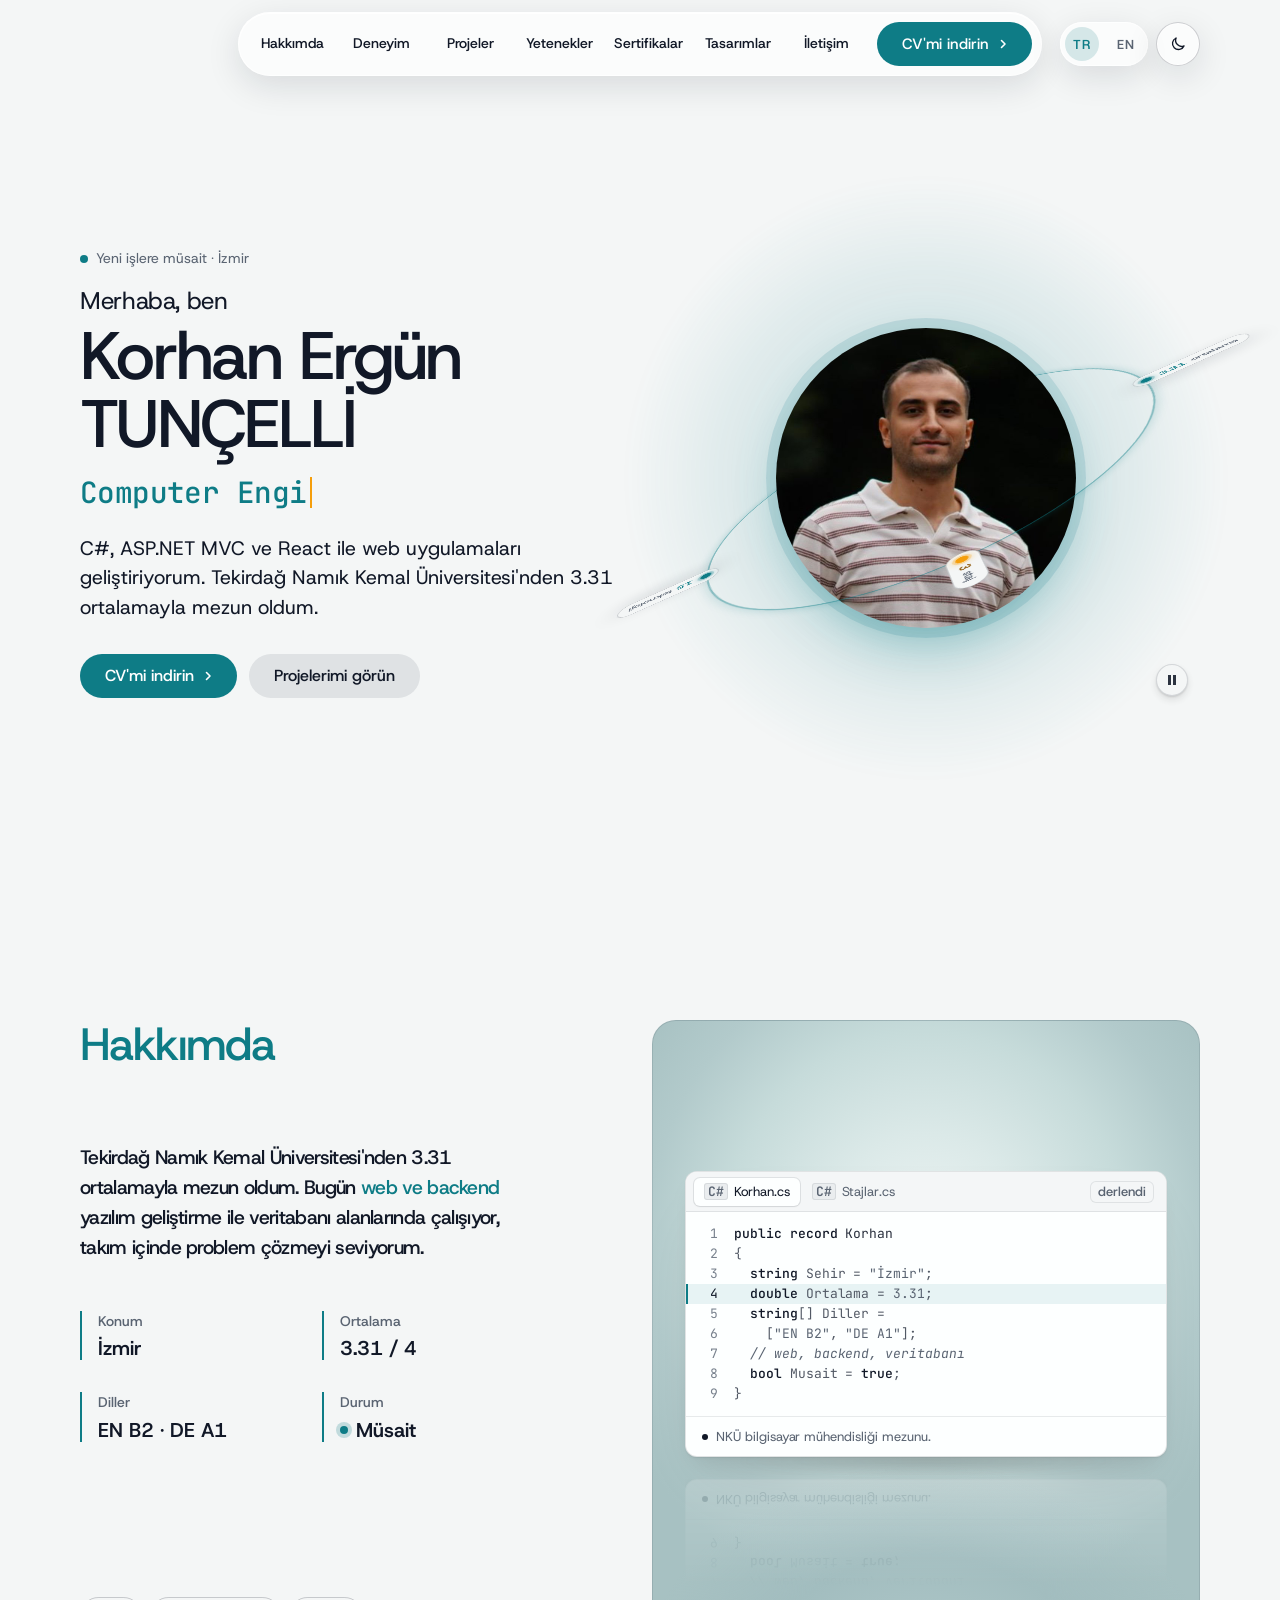
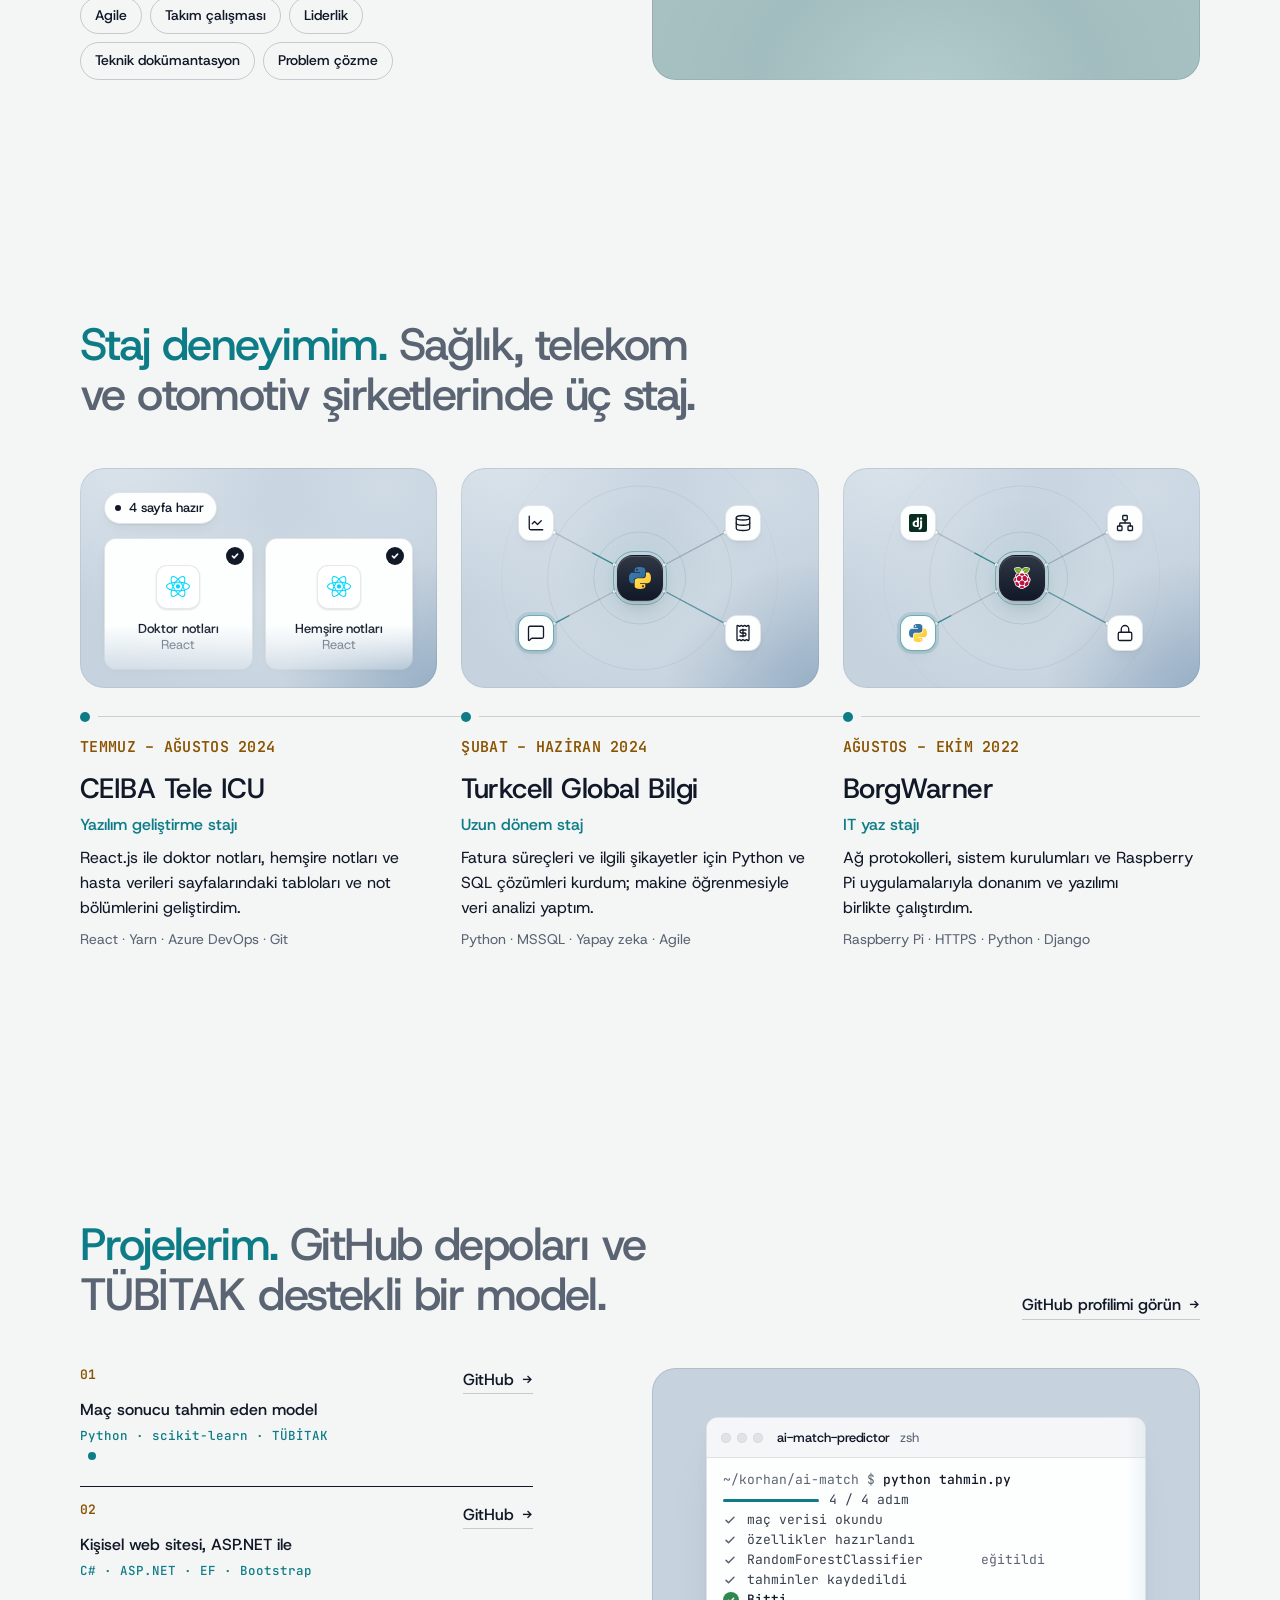
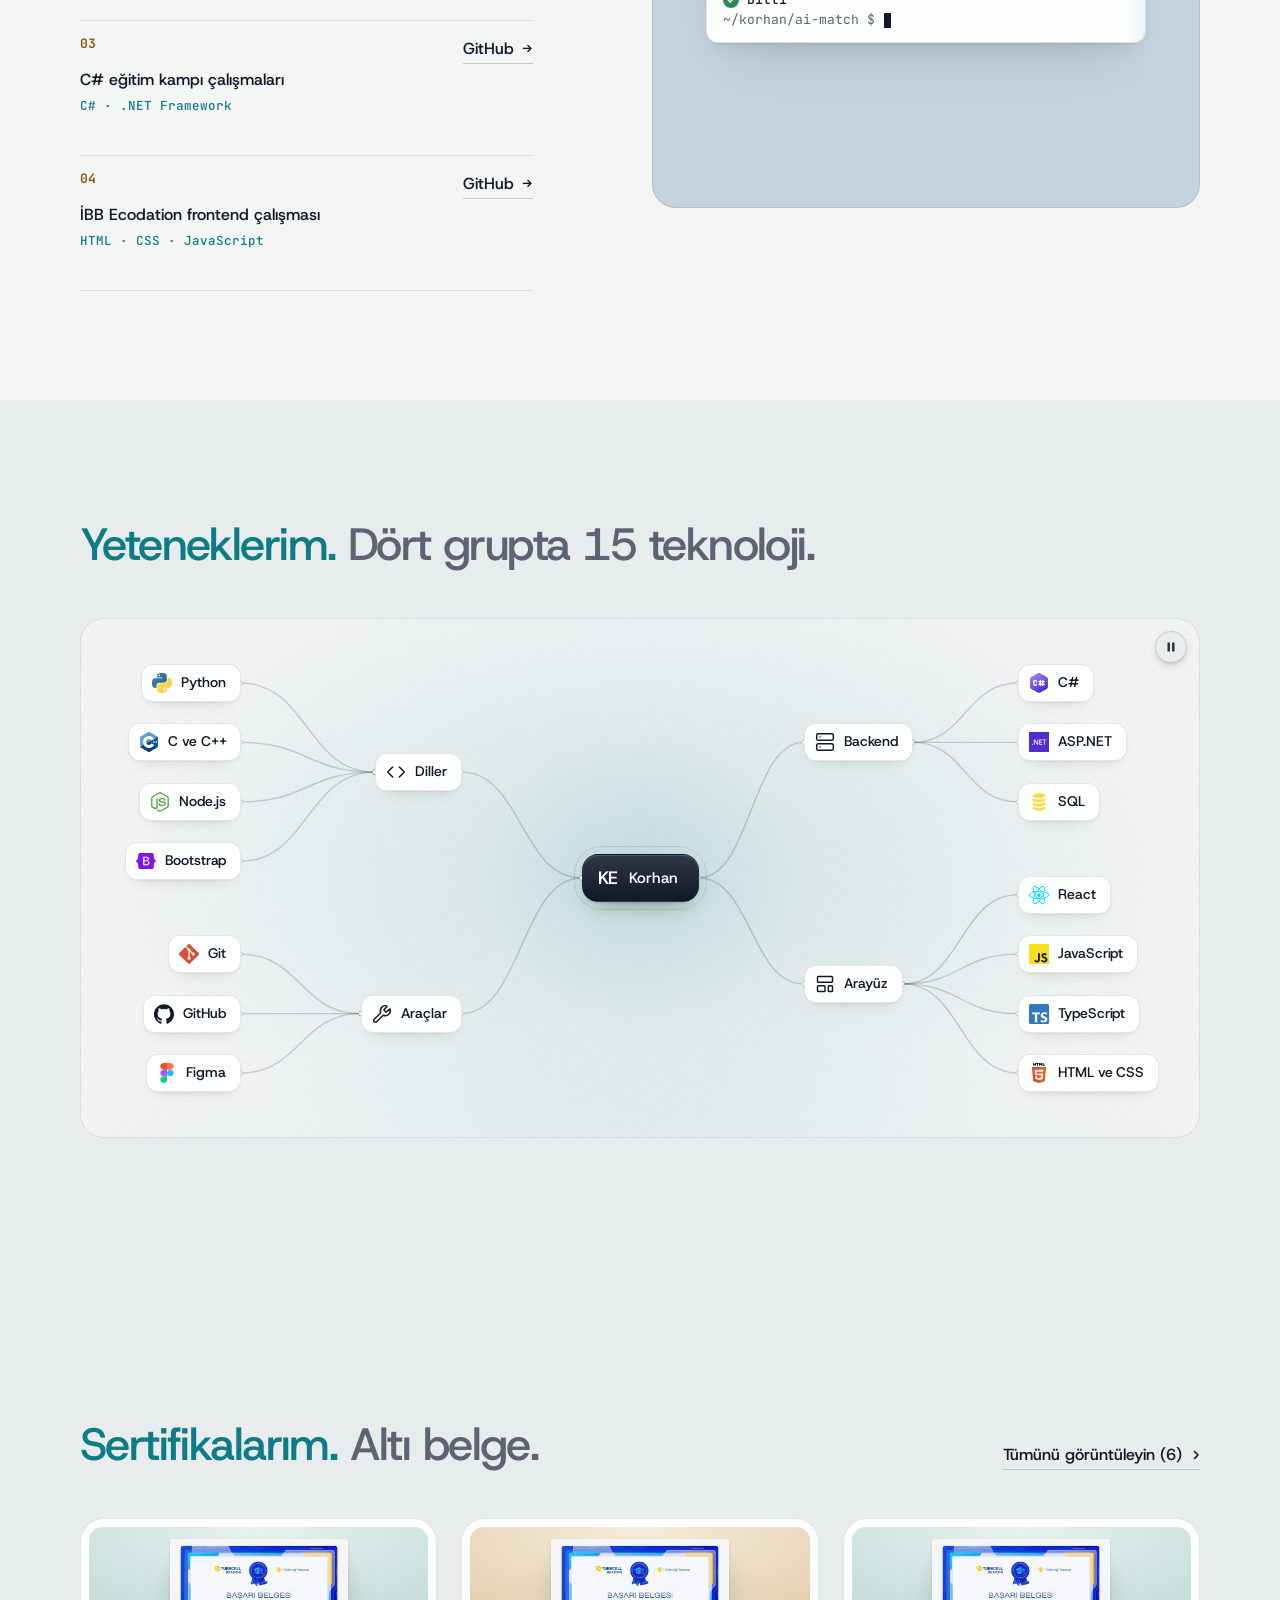
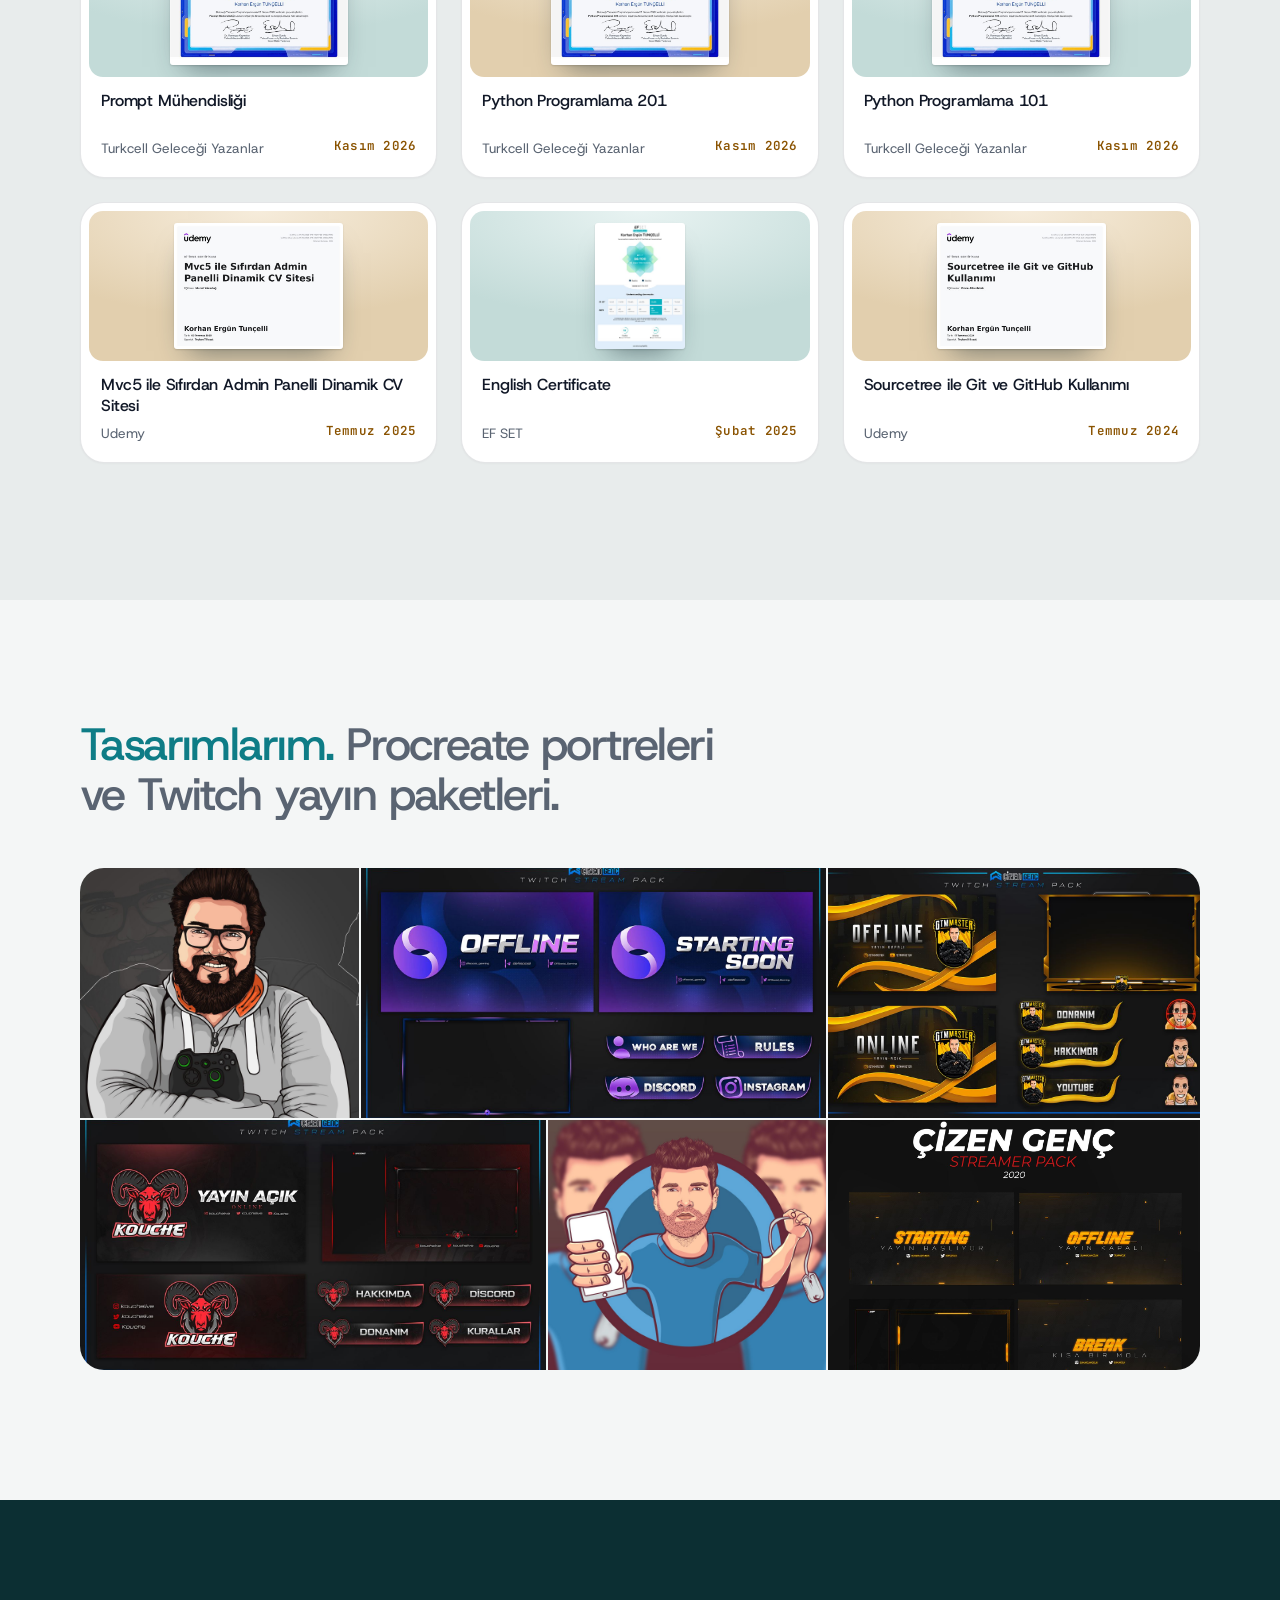
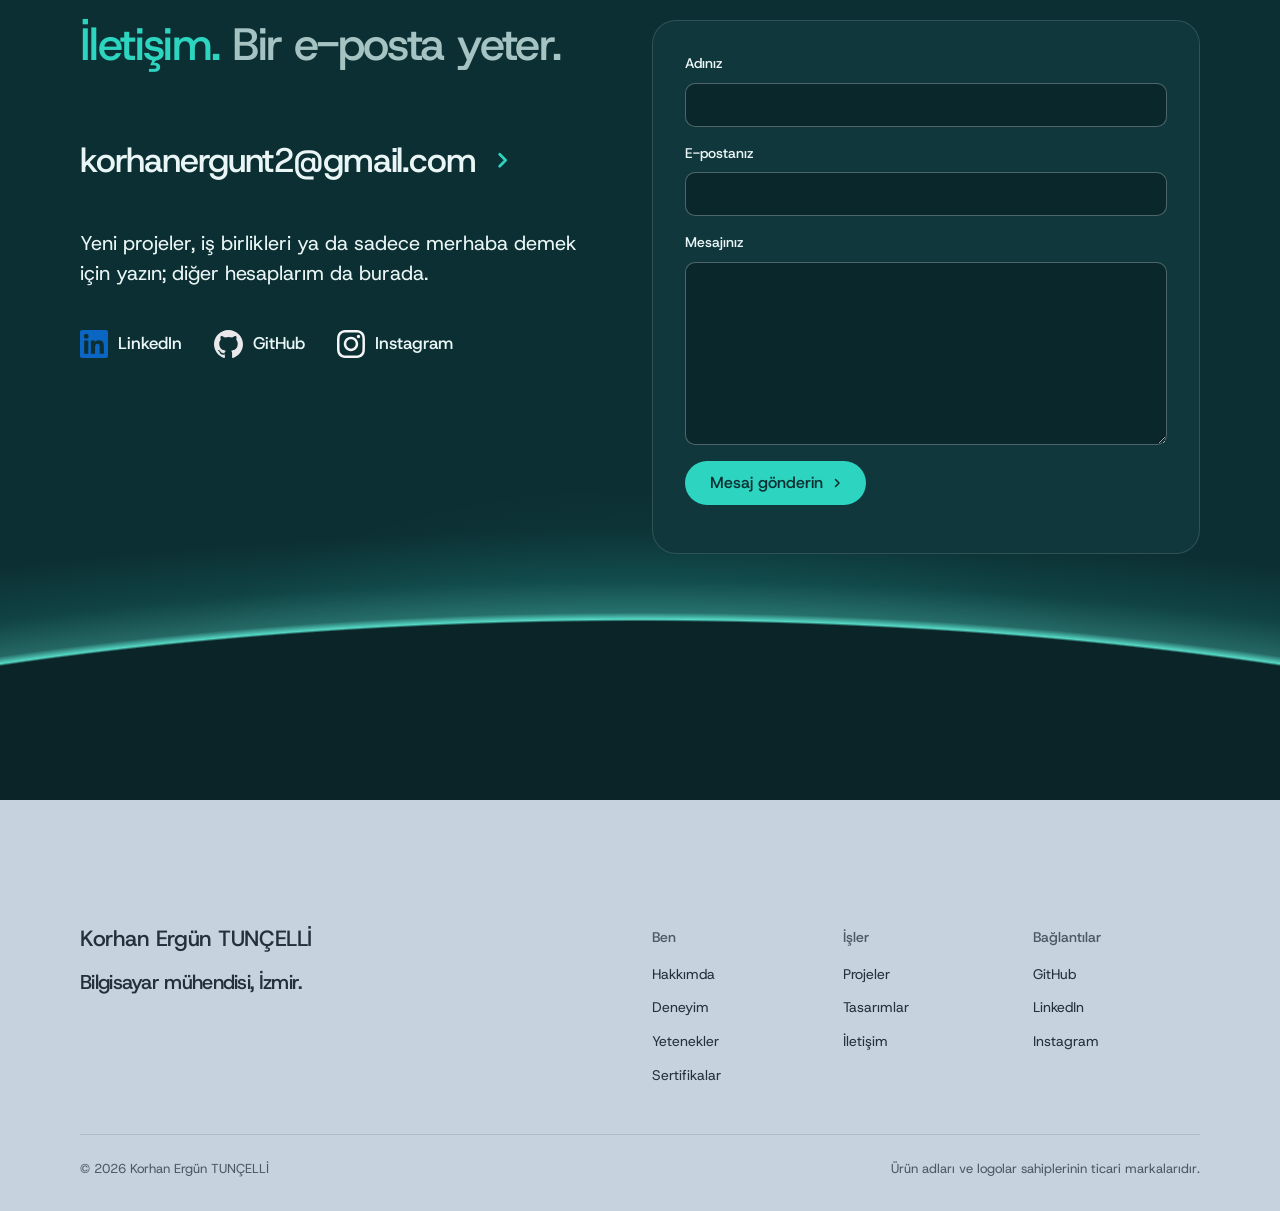
<file: index.html>
<!doctype html>
<html lang="tr" data-type="software" data-radius="round" data-ground="sky" data-buttons="pill" data-motion>
<head>
<meta charset="utf-8">
<meta name="viewport" content="width=device-width, initial-scale=1, viewport-fit=cover">
<title>Korhan Ergün TUNÇELLİ: bilgisayar mühendisi, web ve backend geliştirici</title>
<meta name="description" content="İzmir'de C#, ASP.NET MVC ve React ile web uygulamaları geliştiren, NKÜ mezunu bilgisayar mühendisinin özgeçmişi, projeleri ve tasarımları.">
<meta property="og:type" content="website">
<meta property="og:title" content="Korhan Ergün TUNÇELLİ: bilgisayar mühendisi">
<meta property="og:description" content="Web ve backend geliştirici; stajlar, projeler, yetenekler ve tasarımlar.">
<meta property="og:image" content="https://www.korhanerguntuncelli.com/share.jpg">
<meta name="twitter:card" content="summary_large_image">
<link rel="icon" href="favicon-48.png" type="image/png" sizes="48x48">
<link rel="icon" href="favicon-192.png" type="image/png" sizes="192x192">
<link rel="apple-touch-icon" href="apple-touch-icon.png">
<meta name="theme-color" content="#F4F6F6" media="(prefers-color-scheme: light)">
<meta name="theme-color" content="#0F1416" media="(prefers-color-scheme: dark)">
<link rel="canonical" href="https://www.korhanerguntuncelli.com/">
<link rel="alternate" hreflang="tr" href="https://www.korhanerguntuncelli.com/">
<link rel="alternate" hreflang="en" href="https://www.korhanerguntuncelli.com/en/">
<link rel="alternate" hreflang="x-default" href="https://www.korhanerguntuncelli.com/">
<meta property="og:locale" content="tr_TR">
<meta property="og:locale:alternate" content="en_US">
<meta name="site-kind" content="software">
<meta name="page-type" content="software">
<!-- the visitor's theme before the first paint: their saved choice, else the device setting -->
<script>(function(){var t;try{t=localStorage.getItem('tema')}catch(e){}if(t!=='light'&&t!=='dark'){t=matchMedia('(prefers-color-scheme: dark)').matches?'dark':'light'}document.documentElement.dataset.theme=t;})()</script>
<link rel="preconnect" href="https://fonts.googleapis.com">
<link rel="preconnect" href="https://fonts.gstatic.com" crossorigin>
<link href="https://fonts.googleapis.com/css2?family=Host+Grotesk:wght@400..700&family=JetBrains+Mono:wght@400..600&display=swap" rel="stylesheet">
<link rel="stylesheet" href="assets/system.css">
<link rel="stylesheet" href="assets/ui/cards.css">
<link rel="stylesheet" href="assets/motion/motion.css">
<link rel="stylesheet" href="assets/backgrounds/backgrounds.css">
<link rel="stylesheet" href="assets/layout/layout.css">
<link rel="stylesheet" href="assets/icons/icon.css">
<!-- the client's own palette (grafit, turkuaz, kehribar) through start.mjs brand; the dark set is its night grade -->
<style>
:root {
  --p-bg: #f4f6f6; --p-surface: #e8ecec; --p-ink: #111827; --p-muted: #5a6472;
  --p-accent: #0e7c86; --p-accent-ink: #ffffff; --p-action: #0e7c86; --p-action-ink: #ffffff;
  --p-inv-bg: #111827; --p-inv-surface: #1b2230; --p-inv-ink: #f4f6f6; --p-inv-muted: #a3aab4;
  --p-inv-accent: #2dd4bf; --p-inv-accent-ink: #0f1416; --p-inv-action: #2dd4bf; --p-inv-action-ink: #0f1416;
  --font-display: "Host Grotesk", system-ui, sans-serif;
  --font-text: "Host Grotesk", system-ui, sans-serif;
  --font-mono: "JetBrains Mono", ui-monospace, "SFMono-Regular", Menlo, Consolas, monospace;
  --display-weight: 500;
  --display-tracking: -0.035em;
  --display-tracking-xl: -0.04em;
  /* the second accent: kehribar, for dates and the live dot */
  --amber: #f59e0b; --amber-soft: #fdebc8; --amber-text: #8a5300;
  --glass: rgb(255 255 255 / .62); --glass-line: rgb(255 255 255 / .75); --glass-hi: rgb(255 255 255 / .9); --glass-shadow: 0 10px 34px rgb(17 24 39 / .12);
}
html[data-theme="dark"] {
  --p-bg: #0f1416; --p-surface: #161d20; --p-ink: #e6ecec; --p-muted: #93a0a2;
  --p-accent: #2dd4bf; --p-accent-ink: #0f1416; --p-action: #2dd4bf; --p-action-ink: #0f1416;
  --p-inv-bg: #182124; --p-inv-surface: #202b2f; --p-inv-ink: #e6ecec; --p-inv-muted: #9aa7a9;
  --amber: #fbbf24; --amber-soft: #33270b; --amber-text: #fcd34d;
  --glass: rgb(22 29 32 / .58); --glass-line: rgb(255 255 255 / .12); --glass-hi: rgb(255 255 255 / .10); --glass-shadow: 0 10px 34px rgb(0 0 0 / .45);
  color-scheme: dark;
}
</style>
<link rel="stylesheet" href="assets/ui/base.css">
<link rel="stylesheet" href="assets/ui/terminal-run/fragment.css">
<link rel="stylesheet" href="assets/ui/files/fragment.css">
<link rel="stylesheet" href="assets/ui/checklist/fragment.css">
<link rel="stylesheet" href="assets/ui/code/fragment.css">
<link rel="stylesheet" href="assets/diagrams/diagram.css">
<script>document.documentElement.classList.add('m-enter');setTimeout(()=>document.documentElement.classList.add('m-enter-done'),700)</script>
<script src="assets/backgrounds/backgrounds.js"></script>
<script>document.documentElement.classList.add('mo-js');setTimeout(()=>document.documentElement.classList.add('mo-safe'),2500)</script>
<link rel="modulepreload" href="assets/moments/moments.js">
<link rel="modulepreload" href="assets/moments/lib.js">
<link rel="modulepreload" href="assets/moments/word-highlight/moment.js">
<link rel="modulepreload" href="assets/moments/iris-opens/moment.js">
<style>
  /* the floating glass bar (the client's ask: a rounded, floating liquid-glass bar) */
  header.nav { background: transparent; border-bottom: 0; top: 12px; height: 64px; pointer-events: none; }
  header.nav > .nav__bar { pointer-events: auto; height: 64px; gap: var(--s-5);
    width: min(100% - 2 * var(--gut) + 2 * var(--pill-pad), 1280px + 2 * var(--pill-pad)); padding: 0 var(--pill-pad); --pill-pad: 20px; border-radius: 999px; background: var(--glass); border: 1px solid var(--glass-line);
    -webkit-backdrop-filter: blur(22px) saturate(1.8); backdrop-filter: blur(22px) saturate(1.8);
    box-shadow: var(--glass-shadow), inset 0 1px 0 var(--glass-hi); }
  @media (min-width: 1024px) { .nav__theme.nav__theme--phone { display: none; } }
  .nav__link { border-radius: 999px; }
  /* the section you are on: a pill slides under its word as you move down the page (the client's ask, Instagram's tab bar) */
  .nav__links { position: relative; }
  .nav__ind { position: absolute; left: 0; top: 50%; height: 40px; width: 0; margin-top: -20px; border-radius: 999px; pointer-events: none; z-index: 0; opacity: 0;
    background: var(--accent); box-shadow: 0 6px 18px -6px color-mix(in oklab, var(--accent) 70%, transparent);
    transform-origin: left center; transition: transform .5s cubic-bezier(.22,1,.36,1), opacity .3s ease; }
  .nav__ind.is-on { opacity: 1; }
  .nav__item { position: relative; z-index: 1; }
  /* no line under any word: the pill alone marks the section, and the words only change colour on hover */
  header.nav .nav__link::before, header.nav .nav__link::after { content: none !important; }
  header.nav .nav__link:not(.is-here):hover { color: var(--accent); }
  .nav__link { transition: color .3s ease; }
  /* 1024 to 1439: eight words and the buttons do not fit one row, so the Home word steps out (the back-to-top disc is the way home) */
  @media (min-width: 1024px) and (max-width: 1439px) { .nav__links .nav__item:has(> a[href="#anasayfa"]) { display: none; } }
  @media (min-width: 1024px) and (max-width: 1439px) { header.nav .nav__link { padding-inline: 10px; font-size: 14px; } }
  .nav__link.is-here, .nav__link.is-here:hover { color: var(--accent-ink); }
  @media (max-width: 1023px) { .nav__ind { display: none; } }
  @media (prefers-reduced-motion: reduce) { .nav__ind { transition: opacity .2s; } }

  .nav__actions { gap: var(--s-2); }
  /* 1024 and up: the bar's box runs from the page's left line to its right one; inside it the section words and the
     CV button share one glass capsule in the middle of the page, and the language switch and the theme button sit to
     its right, each on its own glass (on a narrower screen the capsule moves left just enough to leave them room) */
  @media (min-width: 1024px) { header.nav > .nav__bar { --bw: min(100% - 2 * var(--s-5), 1440px); width: var(--bw); max-width: none; padding-inline: calc((var(--bw) - min(1280px, 100% - 2 * var(--gut))) / 2); } }
  @media (min-width: 1024px) {
    header.nav.nav--centre > .nav__bar { grid-template-columns: minmax(0, 1fr) auto auto minmax(max-content, 1fr); gap: var(--s-2);
      background: none; border: 0; box-shadow: none; -webkit-backdrop-filter: none; backdrop-filter: none; }
    header.nav.nav--centre > .nav__bar::before { content: ""; grid-column: 2 / 4; grid-row: 1; align-self: stretch; border-radius: 999px; z-index: -1;
      background: var(--glass); border: 1px solid var(--glass-line); -webkit-backdrop-filter: blur(22px) saturate(1.8); backdrop-filter: blur(22px) saturate(1.8);
      box-shadow: var(--glass-shadow), inset 0 1px 0 var(--glass-hi); }
    header.nav.nav--centre .nav__actions { display: contents; }
    header.nav.nav--centre > .nav__bar > *, header.nav.nav--centre .nav__actions > * { grid-row: 1; }
    /* the words take equal slots (the widest word's), so the pill over the section you are on is one size on every word */
    header.nav.nav--centre .nav__links { grid-column: 2; margin-left: 12px; display: grid; grid-auto-flow: column; grid-auto-columns: 1fr; }
    header.nav .nav__item { display: flex; }
    header.nav .nav__link { width: 100%; justify-content: center; }
    header.nav.nav--centre .nav__actions .btn { grid-column: 3; margin-right: 10px; }   /* the capsule's inner edge: the pill under the first word sits 12px in, as far as from the top, the button 10px */
    header.nav.nav--centre .nav__actions .lang { grid-column: 4; justify-self: end; margin-right: 52px; }
    header.nav.nav--centre .nav__actions .nav__theme { grid-column: 4; justify-self: end; }
    header.nav .nav__actions :is(.lang, .nav__theme) { background: var(--glass); -webkit-backdrop-filter: blur(22px) saturate(1.8); backdrop-filter: blur(22px) saturate(1.8);
      box-shadow: var(--glass-shadow), inset 0 0 0 1px var(--glass-line); }
  }
  /* the capsule stays in the middle where the words fit: their slots narrow with the screen (English words run longer),
     and from 1024 to 1179 the words step down to 13px and the CV button to its compact size, so nothing is squeezed */
  @media (min-width: 1440px) { header.nav .nav__link { padding-inline: 9px; } html[lang="en"] header.nav .nav__link { padding-inline: 6px; } }
  @media (min-width: 1280px) and (max-width: 1439px) { header.nav .nav__link { padding-inline: 8px; } html[lang="en"] header.nav .nav__link { padding-inline: 4px; } }
  @media (min-width: 1180px) and (max-width: 1279px) { header.nav .nav__link { padding-inline: 4px; } }
  @media (min-width: 1024px) and (max-width: 1179px) { header.nav .nav__link { padding-inline: 2px; font-size: 13px; } header.nav .nav__actions .btn { padding-inline: 16px; font-size: 14px; } }
  /* the open menu (under 1024): the glass blur on the bar would make the sheet's fixed position relative to the 64px
     pill, so the open bar is solid, and the sheet starts under the floating bar. The bar already holds the language
     switch and the theme button, so the sheet's foot keeps only the CV button. */
  @media (max-width: 1023px) {
    header.nav.is-open > .nav__bar { -webkit-backdrop-filter: none; backdrop-filter: none; background: var(--bg); }
    header.nav.is-open .nav__links { top: 88px; z-index: 50; }
    header.nav.is-open .nav__actions :is(.lang, .nav__theme) { display: none; }
    header.nav.is-open .nav__link.is-here { color: var(--accent); }   /* no pill in the sheet: the current word is the accent itself */
  }
  @media (max-width: 639px) { header.nav.is-open .nav__links { top: 72px; } }
  /* the language switch: two 44px words in one ring like the theme button's; the page's own language tinted */
  .lang { display: inline-flex; flex: none; height: 44px; border-radius: 999px; box-shadow: inset 0 0 0 1px var(--line-strong); }
  .lang__opt { position: relative; display: inline-grid; place-items: center; width: 44px; height: 44px; border-radius: 999px; font: 600 13px/1 var(--font-text); letter-spacing: .04em; color: var(--muted); transition: color .2s ease; }
  .lang__opt::before { content: ""; position: absolute; inset: 5px; z-index: -1; border-radius: 999px; background: color-mix(in oklab, var(--accent) 16%, transparent); opacity: 0; transition: opacity .2s ease; }
  .lang__opt[aria-current] { color: var(--accent); isolation: isolate; }
  .lang__opt[aria-current]::before { opacity: 1; }
  .lang__opt:not([aria-current]):hover { color: var(--ink); }
  .lang--phone { display: none; }
  @media (max-width: 1023px) { .lang--phone { display: inline-flex; margin-left: auto; } .lang--phone + .nav__theme--phone { margin-left: var(--s-2); } }
  /* the narrowest phones: the bar's four controls sit closer so the row ends on the page's right line */
  @media (max-width: 379px) { header.nav > .nav__bar { gap: var(--s-2); } }
  .nav__theme { display: inline-grid; place-items: center; width: 44px; height: 44px; border-radius: 50%; border: 1px solid var(--line-strong); background: transparent; color: var(--ink); cursor: pointer; flex: none; }
  .nav__theme svg { width: 18px; height: 18px; }
  .nav__theme .i-sun, html[data-theme="dark"] .nav__theme .i-moon { display: none; }
  html[data-theme="dark"] .nav__theme .i-sun { display: block; }
  @media (max-width: 1023px) { header.nav > .nav__bar { --pill-pad: 12px; } header.nav .nav__toggle { margin-left: 0; } }
  @media (min-width: 640px) and (max-width: 1023px) { .lang--phone { margin-left: var(--s-2); } }
  @media (max-width: 639px) { header.nav { top: 8px; height: 56px; } header.nav > .nav__bar { height: 56px; } header.nav.nav--centre > .nav__bar > .nav__actions { display: none; } }

  #projeler .frame--split { --action: var(--ground-ink); }
  html[data-theme="dark"] .footer--statement { background: #1d3b3a; --bg: #1d3b3a; --surface: #24504d; --ink: #e6ecec; --muted: #a9bcbb; --line: rgb(230 236 236 / .14); --line-strong: rgb(230 236 236 / .28); --action: var(--p-action); --action-ink: var(--p-action-ink); color: var(--ink); }

  /* hero */

  /* on phones and tablets the sections ride a floating glass tab bar at the foot (Instagram's), its pill sliding to the section you are on */
  .tabbar { display: none; }
  @media (max-width: 1023px) {
    :root { --bar: calc(76px + env(safe-area-inset-bottom)); }
    /* one band across the foot of the screen, the page fading into it, so nothing peeks beside the pill */
    .tabbar { display: block; position: fixed; z-index: 40; left: 0; right: 0; bottom: 0; height: var(--bar); padding: 6px 0 calc(10px + env(safe-area-inset-bottom)); box-sizing: border-box;
      background: linear-gradient(to top, var(--bg) 0%, color-mix(in oklab, var(--bg) 80%, transparent) 45%, transparent); }
    .tabbar__pill { position: relative; display: flex; margin: 0 auto; width: min(100% - 16px, 520px); height: 60px; padding: 5px; gap: 0;
      border-radius: 999px; background: color-mix(in oklab, var(--bg) 86%, transparent); border: 1px solid var(--glass-line); -webkit-backdrop-filter: blur(22px) saturate(1.8); backdrop-filter: blur(22px) saturate(1.8); box-shadow: var(--glass-shadow), inset 0 1px 0 var(--glass-hi); }
    .tabbar__a { position: relative; z-index: 1; flex: 1 1 0; min-width: 0; display: grid; place-items: center; align-content: center; gap: 2px; border-radius: 999px; color: color-mix(in oklab, var(--ink) 82%, var(--bg)); font-size: 10px; font-weight: 500; line-height: 1.1; transition: color .3s; }
    .tabbar__a svg { width: 21px; height: 21px; }
    .tabbar__a span { max-width: 100%; overflow: hidden; text-overflow: ellipsis; white-space: nowrap; }
    .tabbar__a.is-here { color: var(--accent-ink); }
    .tabbar__ind { position: absolute; left: 0; top: 5px; bottom: 5px; width: 0; border-radius: 999px; z-index: 0; opacity: 0; transform-origin: left center;
      background: var(--accent); box-shadow: 0 6px 18px -6px color-mix(in oklab, var(--accent) 70%, transparent); transition: transform .5s cubic-bezier(.22,1,.36,1), opacity .3s; }
    .tabbar__ind.is-on { opacity: 1; }
  }
  @media (prefers-reduced-motion: reduce) { .tabbar__ind { transition: opacity .2s; } }
  /* a ticked item is done, not cancelled: no line through it */
  .ui-check__label::after { content: none !important; }

  /* each section's own name in the accent, in both themes (the client's ask); its grey half stays grey */
  main .section-head h2 { color: var(--accent); }
  main .section-head h2 .muted { color: var(--muted); }

  /* moving between sections from the bars: the jump stays instant (layout-v4: every section lands on its own screen),
     and a view transition dresses it. The bars are their own layers: only their final state is drawn, so no old pill
     lingers. Reduced motion: the plain jump. */
  header.nav { view-transition-name: topbar; }
  .tabbar { view-transition-name: tabbar; }
  ::view-transition-old(topbar), ::view-transition-old(tabbar) { display: none; }
  ::view-transition-group(topbar), ::view-transition-group(tabbar), ::view-transition-new(topbar), ::view-transition-new(tabbar) { animation: none; }
  /* derinlik (the client's pick): the old view sinks back, the new section comes forward; quick, so a second tap is never kept waiting */
  ::view-transition { pointer-events: none; }
  ::view-transition-old(root) { animation: vt-depth-out .2s cubic-bezier(.4,0,1,1) both; }
  ::view-transition-new(root) { animation: vt-depth-in .34s cubic-bezier(.22,1,.36,1) .04s both; }
  @keyframes vt-depth-out { to { opacity: 0; transform: scale(.94); } }
  @keyframes vt-depth-in { from { opacity: 0; transform: scale(1.04); } }
  @media (prefers-reduced-motion: reduce) { ::view-transition-group(*), ::view-transition-old(*), ::view-transition-new(*) { animation: none !important; } }

  /* the hero: typed title, ringed buttons, the portrait with its tilted orbit */
  .sr-only { position: absolute; width: 1px; height: 1px; overflow: hidden; clip: rect(0 0 0 0); white-space: nowrap; }
  .hero--split .hero__grid { align-items: start; }
  @media (min-width: 1024px) { .hero--split > .wrap > .hero__grid { flex: 0 0 auto; height: auto; margin-block: auto; } }
  .hero--split .hero__text { align-self: start; }
  @media (min-width: 1024px) { .hero--split .orbit { align-self: stretch; height: auto; min-height: 460px; } .hero--split .orbit__glow { position: absolute; left: 50%; top: 50%; translate: -50% -50%; } }
  .hero__hi { display: block; font-size: 0.36em; line-height: 1.25; letter-spacing: -0.015em; font-weight: 400; margin-bottom: 0.25em; }
  .hero__name { color: var(--accent); }
  .hero__kick { display: inline-flex; align-items: center; gap: var(--s-2); margin: 0 0 var(--s-5); font-size: var(--t-small); font-weight: 500; padding: 6px 12px 6px 10px; border-radius: 99px; border: 1px solid var(--line-strong); }
  .hero__kick i { width: 8px; height: 8px; border-radius: 50%; background: var(--amber); }
  /* the typed title */
  .hero__typed { margin: var(--s-4) 0 0; font: 500 clamp(22px, 1.2vw + 14px, 30px)/1.2 var(--font-mono); letter-spacing: -0.02em; color: var(--accent); min-height: 1.2em; display: flex; align-items: center; }
  .caret { display: inline-block; width: 2px; height: 1.05em; margin-left: 4px; background: var(--amber); animation: caret 1s steps(1) infinite; }
  .hero__typed.is-done .caret { animation: none; opacity: 0; transition: opacity .4s; }
  @keyframes caret { 50% { opacity: 0; } }
  @media (prefers-reduced-motion: reduce) { .caret { display: none; } }

  /* buttons: a band of light runs round the edge while pointed at (its own element: the kit's
     chevron keeps ::after); the band keeps turning underneath, so leaving never makes it jump */
  @property --ang { syntax: "<angle>"; inherits: false; initial-value: 0deg; }
  .ringbtn { position: relative; isolation: isolate; --ring-a: var(--amber); --ring-b: var(--accent); }
  .ringbtn.btn--primary { --ring-a: #ffffff; --ring-b: var(--amber); }
  html[data-theme="dark"] .ringbtn.btn--primary { --ring-a: #0f1416; --ring-b: #ffffff; }
  .ringbtn__ring { position: absolute; inset: -3px; border-radius: inherit; padding: 2px; pointer-events: none; z-index: 1;
    background: conic-gradient(from var(--ang), transparent 0deg 200deg, var(--ring-b) 270deg, var(--ring-a) 330deg, transparent 360deg);
    -webkit-mask: linear-gradient(#000 0 0) content-box, linear-gradient(#000 0 0); -webkit-mask-composite: xor;
    mask: linear-gradient(#000 0 0) content-box exclude, linear-gradient(#000 0 0);
    opacity: 0; transition: opacity .35s ease; animation: ring-turn 1.8s linear infinite; animation-play-state: paused; }
  .ringbtn.btn--primary .ringbtn__ring { inset: 2px; padding: 2px; }
  .ringbtn:is(:hover, :focus-visible) .ringbtn__ring { opacity: 1; animation-play-state: running; }
  @keyframes ring-turn { to { --ang: 360deg; } }
  @media (prefers-reduced-motion: reduce) { .ringbtn__ring { animation: none; --ang: 300deg; } }

  /* the planet: the portrait faces you; the facts ride a tilted orbit that crosses behind it */
  .orbit { position: relative; height: min(600px, calc(100svh - 220px)); display: grid; place-items: center; --r: 240px; --tilt: 72deg; --turn: -24deg; }
  .hero--split { overflow-x: clip; }
  .orbit > * { grid-area: 1 / 1; }
  .orbit__glow { width: 600px; height: 600px; border-radius: 50%; background: radial-gradient(closest-side, color-mix(in oklab, var(--accent) 32%, transparent), color-mix(in oklab, var(--accent) 10%, transparent) 62%, transparent); filter: blur(8px); }
  .orbit__scene { position: relative; width: 300px; height: 300px; transform-style: preserve-3d; perspective: 1400px; }
  .orbit__photo { position: absolute; inset: 0; width: 100%; height: 100%; border-radius: 50%; object-fit: cover; background: var(--surface); transform: translateZ(0);
    box-shadow: 0 0 0 10px color-mix(in oklab, var(--accent) 14%, transparent), 0 30px 60px -20px color-mix(in oklab, var(--accent) 45%, transparent); }
  .orbit__plane { position: absolute; left: 50%; top: 50%; width: 0; height: 0; transform-style: preserve-3d; transform: rotateZ(var(--turn)) rotateX(var(--tilt)); }
  .orbit__path { position: absolute; left: calc(-1 * var(--r)); top: calc(-1 * var(--r)); width: calc(2 * var(--r)); height: calc(2 * var(--r)); border-radius: 50%;
    border: 2px solid color-mix(in oklab, var(--accent) 45%, transparent); box-shadow: 0 0 14px color-mix(in oklab, var(--accent) 22%, transparent); }
  .orbit__spin { position: absolute; transform-style: preserve-3d; animation: spin 32s linear infinite; }
  .sat { position: absolute; left: 0; top: 0; transform-origin: 0 0 0; transform-style: preserve-3d; transform: rotateZ(var(--a)) translateX(var(--r)); }
  /* undo the orbit's turn so each fact faces you, upright, as it travels */
  .sat__face { position: absolute; left: 0; top: 0; transform-origin: 0 0 0; transform-style: preserve-3d; animation: face 32s linear infinite; }
  /* the satellite: its dot sits exactly on the path, the label rides beside it */
  .sat__in { display: inline-flex; align-items: center; gap: 6px; white-space: nowrap; transform: translate(-13px, -50%); padding: 5px 11px 5px 7px; border-radius: 99px; font-size: 12.5px; font-weight: 500; color: var(--muted);
    background: var(--bg); border: 1px solid var(--line-strong); box-shadow: var(--glass-shadow); }
  .sat__dot { width: 12px; height: 12px; border-radius: 50%; flex: none; background: var(--accent); box-shadow: 0 0 0 3px color-mix(in oklab, var(--accent) 25%, transparent), 0 0 12px color-mix(in oklab, var(--accent) 70%, transparent); margin-right: 2px; }
  .sat:nth-child(even) .sat__dot { background: var(--amber); box-shadow: 0 0 0 3px color-mix(in oklab, var(--amber) 25%, transparent), 0 0 12px color-mix(in oklab, var(--amber) 70%, transparent); }
  .sat__in b { font: 600 14px/1 var(--font-display); color: var(--accent); letter-spacing: -0.02em; }
  .sat:nth-child(even) .sat__in b { color: var(--amber-text); }
  html[data-theme="dark"] .sat:nth-child(even) .sat__in b { color: var(--amber); }
  @keyframes spin { to { transform: rotateZ(360deg); } }
  @keyframes face {
    from { transform: rotateZ(calc(-1 * var(--a))) rotateZ(0deg) rotateX(calc(-1 * var(--tilt))) rotateZ(calc(-1 * var(--turn))); }
    to   { transform: rotateZ(calc(-1 * var(--a))) rotateZ(-360deg) rotateX(calc(-1 * var(--tilt))) rotateZ(calc(-1 * var(--turn))); }
  }
  .orbit.is-paused :is(.orbit__spin, .sat__face) { animation-play-state: paused; }
  .orbit__pause { position: absolute; right: 12px; bottom: 12px; grid-area: auto; }
  @media (prefers-reduced-motion: reduce) { .orbit__spin, .sat__face { animation-play-state: paused; } .orbit__pause { display: none; } }
  @media (max-width: 1023px) { .orbit { height: 440px; --r: 180px; margin-top: var(--s-6); } .orbit__glow { width: 340px; height: 340px; } .orbit__path { display: none; } .orbit__scene { width: 230px; height: 230px; } }
  @media (max-width: 1023px) { .hero--split .orbit { align-self: stretch; } .orbit__pause { bottom: auto; top: 12px; } }
  @media (max-width: 639px) { .orbit { height: 250px; --r: 98px; margin-top: var(--s-5); } .orbit__scene { width: 140px; height: 140px; } .orbit__glow { width: 340px; height: 340px; } .orbit__path { display: none; } .sat__in { font-size: 10.5px; padding: 4px 8px 4px 6px; gap: 4px; } .sat__in b { font-size: 12px; } .sat__dot { width: 9px; height: 9px; } .hero__typed { margin-top: var(--s-2); } }

  /* about: the terminal beside the statement */
  /* about: the facts on the left, Korhan.cs in a lit studio on the right; both columns end on one line */
  :root { --ab-h: clamp(520px, 100svh - 240px, 660px); }
  #hakkimda .ab-lead { font-size: clamp(18px, .35vw + 15px, 21px); line-height: 1.55; margin: var(--s-5) 0 0; max-width: 52ch; }
  .ab-grid4 { display: grid; grid-template-columns: repeat(2, minmax(0, 1fr)); gap: var(--s-6); margin: var(--s-7) 0 0; }
  .ab-grid4 > div { border-left: 2px solid var(--accent); padding-left: var(--s-4); }
  .ab-grid4 dt { color: var(--muted); font-size: var(--t-small); font-weight: 500; }
  .ab-grid4 dd { margin: 4px 0 0; font: 600 20px/1.2 var(--font-display, inherit); display: flex; align-items: center; gap: 8px; }
  .ab-live { width: 8px; height: 8px; border-radius: 50%; background: var(--accent); box-shadow: 0 0 0 4px color-mix(in oklab, var(--accent) 22%, transparent); flex: none; }
  .ab-chips { display: flex; flex-wrap: wrap; gap: 8px; list-style: none; padding: 0; margin: var(--s-7) 0 0; }
  .ab-chips li { font-size: 14px; font-weight: 500; padding: 7px 14px; border-radius: 99px; border: 1px solid var(--line-strong); }
  .ab-frame { position: relative; isolation: isolate; overflow: hidden; min-height: var(--ab-h); border-radius: var(--r-lg); --action: var(--ground-ink);
    background:
      radial-gradient(70% 46% at 50% 102%, #b3cbcc 0%, #a2bdbf 45%, transparent 75%),
      radial-gradient(64% 56% at 50% 34%, #eef5f4 0%, #dbe9e8 30%, #c6dbda 58%, #b2cacb 80%, #a7c1c2 100%); }
  .ab-frame::after { content: ""; position: absolute; left: 14%; right: 14%; top: calc(var(--ab-y) + 278px); height: 24px; border-radius: 50%; background: radial-gradient(closest-side, rgb(16 34 36 / .28), transparent); filter: blur(6px); opacity: .7; pointer-events: none; }
  .ab-frame { --ab-y: clamp(64px, calc(var(--ab-h) - 510px), 150px); }
  .ab-frame .stage > .ab-code { --ay: var(--ab-y); width: min(540px, 100% - 64px); }
  .ab-code > .ui-code { width: 100%; }
  .ab-code { -webkit-box-reflect: below 22px linear-gradient(transparent 62%, rgb(0 0 0 / .16)); }
  @media (min-width: 1024px) {
    .ab-col { display: flex; flex-direction: column; min-height: var(--ab-h); }
    .ab-col .ab-chips { margin-top: auto; }
  }
  @media (max-width: 1023px) { .ab-frame { min-height: 480px; margin-top: var(--s-6); } }
  @media (max-width: 639px) { .ab-frame { min-height: 380px; --ab-y: 40px; } .ab-frame .stage > .ab-code { --ay-sm: 40px; width: auto; } .ab-frame::after { display: none; } .ab-code { -webkit-box-reflect: none; } }

  /* ---- phones and tablets ---- */
  /* tablet: each internship as a row, its window beside its words, so the section fits its screens */
  @media (min-width: 640px) and (max-width: 1023px) {
    #deneyim .rail { row-gap: var(--s-7); }
    #deneyim .rail > li { grid-template-columns: 320px minmax(0, 1fr); column-gap: var(--s-6); row-gap: var(--s-2); align-content: start; }
    #deneyim .rail > li > .panel { grid-column: 1; grid-row: 1 / span 6; align-self: start; }
    #deneyim .rail > li > :not(.panel) { grid-column: 2; }
    #deneyim .rail__dot { display: none; }
    #deneyim .rail__co { margin-top: 0; }
  }
  /* phones: the orbit's labels sit centred on their path, so none runs past the screen's edge */
  @media (max-width: 639px) {
    .sat__in { transform: translate(-50%, -50%); }
    .ct-big { min-height: 44px; }
  }
  /* short phones: a smaller orbit, so the hero still ends on the first screen */
  @media (max-width: 639px) and (max-height: 820px) {
    .orbit { height: 196px; --r: 86px; margin-top: var(--s-3); } .orbit__scene { width: 112px; height: 112px; } .orbit__glow { width: 260px; height: 260px; }
  }
  /* a phone held sideways (short and wide): the hero grows with what it holds, the portrait beside the words,
     and the tab bar steps aside (the menu button in the top bar opens every section) */
  @media (max-width: 1023px) and (max-height: 560px) and (orientation: landscape) {
    :root { --bar: 0px; }
    .tabbar { display: none; }
    main > .hero.hero--split { height: auto; min-height: 100svh; }
    .hero--split .hero__grid { display: grid; align-items: center; }
    .hero--split .hero__grid > .hero__text { grid-column: 1 / span 7; }
    .hero--split .hero__grid > .orbit { grid-column: 8 / -1; }
    .hero--split .orbit { height: 300px; --r: 108px; margin-top: 0; align-self: center; }
    .hero--split .orbit__scene { width: 150px; height: 150px; } .hero--split .orbit__glow { width: 300px; height: 300px; }
    .sat__in { transform: translate(-50%, -50%); }
  }
  /* very short phones (an older 4-inch screen): the words and the buttons alone */
  @media (max-width: 639px) and (max-height: 700px) { .hero .orbit { display: none; } }
  /* the about window on narrow phones: one tab, a tighter gutter, so every line shows whole */
  @media (max-width: 400px) {
    .ab-code .ui-code__tab:nth-of-type(2) { display: none; }
    .ab-code .ui-code__pre { font-size: 12px; }
    .ab-code .ui-code__ln { padding-left: 34px; padding-right: 8px; }
    .ab-code .ui-code__ln::before { width: 22px; }
  }
  @media (max-width: 340px) { .ab-code .ui-code__pre { font-size: 11.5px; } }
  /* English labels run longer ("Experience"): a hair smaller on narrow phones so none is cut */
  /* the tab bar on the narrowest phones: icons only, their words still read out */
  @media (max-width: 359px) {
    .tabbar__a { padding-block: 8px; }
    .tabbar__a span { position: absolute; width: 1px; height: 1px; overflow: hidden; clip: rect(0 0 0 0); white-space: nowrap; }
  }

  /* certificates: showcase cards one step off the ground, the certificate small in a lit tile, the whole card opens the viewer */
  .kgrid { row-gap: var(--s-5); }
  .kgrid--3 > .kc { grid-column: span 4; } .kgrid--4 > .kc { grid-column: span 3; }
  .kc { position: relative; display: grid; padding: 8px; color: var(--ink); text-decoration: none; background: #ffffff; border: 1px solid color-mix(in oklab, var(--ink) 11%, transparent); border-radius: var(--r-lg); }
  html[data-theme="dark"] .kc { background: color-mix(in oklab, var(--p-surface) 70%, #2a3438); box-shadow: inset 0 1px 0 rgb(255 255 255 / .06); border-color: rgb(255 255 255 / .09); }
  .kc:focus-visible { outline: 2px solid var(--action); outline-offset: 3px; }
  .kc__meta { display: flex; justify-content: space-between; gap: var(--s-3); margin: 6px 0 0; color: var(--muted); font-size: 13.5px; }
  .cert-date { font: 600 12.5px/1.3 var(--font-mono); letter-spacing: .02em; color: var(--amber-text); white-space: nowrap; }
  html[data-theme="dark"] .cert-date { color: var(--amber); }
  .kc3__shot { display: grid; grid-template-rows: minmax(0, 1fr); justify-items: center; height: 150px; padding: 12px; border-radius: 14px; overflow: hidden; }
  .kc3__shot.g-0 { background: radial-gradient(110% 100% at 50% 0%, #e8f3f2, #c3dbd8 72%); }
  .kc3__shot.g-1 { background: radial-gradient(110% 100% at 50% 0%, #f7eddc, #e2cfae 72%); }
  .kc3__shot:is(.at-rise, .at-corner, .at-right) { left: auto; right: auto; top: auto; max-width: none; }   /* the kit's panel placements, here only where the certificate sits in its tile */
  .kc3__shot.at-rise { align-items: end; } .kc3__shot.at-corner { align-items: start; } .kc3__shot.at-right { align-items: center; }
  .kc3__shot img { width: auto; height: auto; max-width: 70%; max-height: 100%; border-radius: 3px; box-shadow: 0 1px 2px rgb(0 0 0 / .14), 0 16px 28px -14px rgb(20 40 50 / .55); transition: transform .6s var(--m-ease-enter, ease); }
  @media (hover: hover) and (pointer: fine) { .kc:hover .kc3__shot img { transform: scale(1.03); } }
  .kc3__txt { padding: 14px 12px 10px; }
  .kc3__txt b { display: block; font: 500 16px/1.3 var(--font-display); letter-spacing: -.01em; min-height: 2.6em; }
  .all-link { display: inline-flex; align-items: center; gap: 8px; }
  @media (min-width: 1024px) and (max-height: 820px) {
    .kgrid { row-gap: 16px; } .kc3__shot { height: 132px; padding: 10px; } .kc3__txt { padding: 10px 8px 6px; } .kc3__txt b { font-size: 15px; min-height: 0; } .kc__meta { font-size: 12.5px; margin-top: 4px; }
  }
  @media (max-width: 1023px) { .kgrid--3 > .kc, .kgrid--4 > .kc { grid-column: span 6; } }
  @media (max-width: 639px) {
    .kgrid { display: grid; grid-template-columns: repeat(2, minmax(0, 1fr)); gap: 12px; }
    .kgrid--3 > .kc, .kgrid--4 > .kc { grid-column: auto; padding: 6px; }
    .kc3__shot { height: 104px; padding: 8px; border-radius: 10px; } .kc3__shot img { max-width: 84%; }
    .kc3__txt { padding: 10px 6px 6px; } .kc3__txt b { font-size: 14px; min-height: 0; }
    .kc__meta { display: grid; gap: 2px; font-size: 12px; margin-top: 4px; }
    .section-head--row { flex-wrap: wrap; }
  }

  /* the viewer: the page dims, the certificate large on the left, its facts and the way to verify it on the right, all of them in the strip */
  .vw { width: min(1180px, 100% - 32px); max-width: none; max-height: calc(100% - 32px); padding: 0; border: 0; border-radius: var(--r-lg); background: var(--bg); color: var(--ink); box-shadow: 0 40px 80px -30px rgb(0 0 0 / .6); overflow: visible; }
  .vw::backdrop { background: rgb(8 12 14 / .72); }
  .vw[open] { animation: vw-in .24s var(--m-ease-enter, ease) both; }
  .vw[open]::backdrop { animation: vw-fade .24s ease both; }
  @keyframes vw-in { from { opacity: 0; transform: translateY(8px) scale(.985); } }
  @keyframes vw-fade { from { opacity: 0; } }
  .vw__in { position: relative; display: grid; grid-template-columns: minmax(0, 1fr) 320px; grid-template-rows: minmax(0, 1fr) auto; gap: var(--s-6); padding: var(--s-7); max-height: calc(100svh - 32px); }
  .vw__x { position: absolute; right: 16px; top: 16px; width: 44px; height: 44px; border-radius: 50%; border: 1px solid var(--line-strong); background: var(--bg); color: var(--ink); display: grid; place-items: center; cursor: pointer; z-index: 2; }
  .vw__stage { display: grid; place-items: center; min-height: 0; }
  .vw__img { display: block; max-width: 100%; max-height: min(62svh, 560px); width: auto; height: auto; border-radius: 6px; box-shadow: 0 30px 60px -30px rgb(0 0 0 / .55), 0 0 0 1px rgb(0 0 0 / .06); background: #fff; }
  .vw__side { display: flex; flex-direction: column; gap: var(--s-3); padding-top: var(--s-7); }
  .vw__n { margin: 0; font: 600 13px/1 var(--font-mono); color: var(--muted); }
  .vw__t { margin: 0; font: var(--display-weight) 28px/1.15 var(--font-display); letter-spacing: -.02em; }
  .vw__o, .vw__x2 { margin: 0; color: var(--muted); } .vw__d { margin: 0; }
  .vw__acts { display: grid; gap: var(--s-4); justify-items: start; margin-top: var(--s-5); }
  .vw__acts [hidden] { display: none; }
  .vw__acts:not(:has(> :not([hidden]))) { display: none; }   /* a certificate with no verify page: no empty row */
  .vw__nav { display: flex; gap: var(--s-2); margin-top: auto; }
  .vw__btn { width: 44px; height: 44px; border-radius: 50%; border: 1px solid var(--line-strong); background: transparent; color: var(--ink); display: grid; place-items: center; cursor: pointer; }
  .vw__strip { grid-column: 1 / -1; list-style: none; margin: 0; padding: 0 0 4px; display: flex; gap: 12px; overflow-x: auto; scrollbar-width: thin; }
  .vw__th { all: unset; box-sizing: border-box; display: grid; place-items: center; width: 92px; height: 66px; flex: none; cursor: pointer; border-radius: 6px; background: color-mix(in oklab, var(--ink) 6%, transparent); opacity: .6; transition: opacity .15s; }
  .vw__th img { max-width: 84px; max-height: 58px; border-radius: 2px; }
  .vw__th:hover, .vw__th[aria-current="true"] { opacity: 1; } .vw__th[aria-current="true"] { box-shadow: 0 0 0 2px var(--accent); }
  .vw__th:focus-visible { outline: 2px solid var(--action); outline-offset: 2px; }
  @media (prefers-reduced-motion: reduce) { .vw[open], .vw[open]::backdrop { animation: none; } }
  @media (max-width: 1023px) { .vw__in { grid-template-columns: minmax(0, 1fr); padding: var(--s-6) var(--s-5); overflow-y: auto; } .vw__side { padding-top: 0; } .vw__img { max-height: 46svh; } }
  @media (max-width: 639px) { .vw__t { font-size: 22px; } .vw__in { padding-top: 72px; } }

  /* back to the top: one glass disc, shown once the hero has gone. On a desktop it sits in the window's right margin,
     out of the way of every line; on a phone and a tablet just above the tab bar, on the right */
  .totop { position: fixed; z-index: 39; right: 18px; bottom: 24px; display: grid; place-items: center; width: 44px; height: 44px; border-radius: 50%; color: var(--ink);
    background: var(--glass); border: 1px solid var(--glass-line); -webkit-backdrop-filter: blur(22px) saturate(1.8); backdrop-filter: blur(22px) saturate(1.8); box-shadow: var(--glass-shadow), inset 0 1px 0 var(--glass-hi);
    transition: opacity .2s ease, transform .2s var(--ease, ease), visibility 0s; }
  .totop.is-away { opacity: 0; transform: translateY(8px); visibility: hidden; pointer-events: none; transition: opacity .2s ease, transform .2s var(--ease, ease), visibility 0s .2s; }
  @media (hover: hover) and (pointer: fine) { .totop:hover { color: var(--accent); } }
  @media (max-width: 1023px) { .totop { right: 12px; bottom: calc(var(--bar) + 10px); } }
  @media (max-width: 1023px) and (max-height: 560px) and (orientation: landscape) { .totop { right: 2px; bottom: 12px; } .tabbar { display: none; } }
  /* the tab bar, per the phone rules (system.md): every word a 44px target or more, a ring you can see on the focused word,
     and out of the way while the phone's keyboard is up for the form (a bar riding on the keyboard covers the field being typed in) */
  .tabbar__a:focus-visible { outline: 2px solid var(--action); outline-offset: -4px; }
  @media (max-width: 1023px) { html.is-typing .tabbar, html.is-typing .totop { visibility: hidden; } }
  @media (max-width: 400px) { html[lang="en"] .tabbar__pill { padding-inline: 3px; } html[lang="en"] .tabbar__a span { font-size: 9.5px; letter-spacing: -0.01em; } }

  /* experience: the company first, the date as a chip, a rail under three panels */
  #deneyim .panel { --p-h: 220px; height: var(--p-h); overflow: hidden; }
  @media (max-width: 639px) { #deneyim .panel { --p-h: 170px; } }
  .rail { list-style: none; margin: 0; padding: 0; }
  .rail > li { display: grid; align-content: start; gap: var(--s-2); }
  .rail .panel { border-radius: var(--r-lg); }
  .rail__dot { position: relative; height: 10px; margin: var(--s-4) 0 var(--s-2); }
  .rail__dot::before { content: ""; position: absolute; left: 0; top: 0; width: 10px; height: 10px; border-radius: 50%; background: var(--accent); }
  .rail__dot::after { content: ""; position: absolute; left: 18px; right: calc(-1 * var(--s-5)); top: 4.5px; height: 1px; background: color-mix(in oklab, var(--ink) 18%, transparent); }
  .rail > li:last-child .rail__dot::after { right: 0; }
  .rail__date { justify-self: start; font: 600 15px/1.3 var(--font-mono); letter-spacing: .02em; color: var(--amber-text); }
  .rail__co { font: var(--display-weight) var(--t-h3)/1.15 var(--font-display); letter-spacing: -0.02em; margin: var(--s-2) 0 0; }
  .rail__role { color: var(--accent); font-weight: 500; }
  .rail p { margin: 0; }
  .rail__tags { color: var(--muted); font-size: var(--t-small); }

  /* skills: the mind map */
  .skills-map { height: 520px; }
  .skills-map .dg { height: 100%; }
  @media (max-width: 639px) { .skills-map { height: calc(2 * 100lvh - 340px); } }

  /* projects: the list, and one window showing the project under the pointer */
  .pc__tags { font: 500 12.5px/1.3 var(--font-mono); color: var(--accent); }
  .v4 .rows li { cursor: pointer; }
  .v4 .rows__name small { display: block; font: 500 12.5px/1.4 var(--font-mono); color: var(--accent); margin-top: 4px; }
  .v4 .rows__n { font: 600 13px/1 var(--font-mono); color: var(--amber-text); margin-right: var(--s-4); }
  html[data-theme="dark"] .v4 .rows__n { color: var(--amber); }
  .v4__frame { --ratio: 0px; min-height: 440px; background: var(--ground-bg); --action: var(--ground-ink); }
  .v4__frame .loop-pause:focus-visible, .ab-frame .ui-pause:focus-visible { outline-color: var(--ground-ink); }
  @media (max-width: 639px) { .v4__frame { min-height: 720px; margin-top: var(--s-6); } }
  .v4__frame { position: relative; overflow: hidden; }
  .v4__frame > [data-peek-for] { position: absolute; left: 0; top: 0; right: 0; bottom: 0; width: auto; height: auto; }

  /* designs: one screen */
  .wall { display: grid; grid-template-columns: repeat(12, minmax(0, 1fr)); grid-auto-rows: 250px; gap: 2px; border-radius: var(--r-lg); overflow: hidden; }
  .wall__item { display: block; overflow: hidden; background: var(--surface); }
  .wall__item img { width: 100%; height: 100%; object-fit: cover; display: block; }
  .wall__item:nth-child(1) { grid-column: span 3; } .wall__item:nth-child(2) { grid-column: span 5; } .wall__item:nth-child(3) { grid-column: span 4; }
  .wall__item:nth-child(4) { grid-column: span 5; } .wall__item:nth-child(5) { grid-column: span 3; } .wall__item:nth-child(6) { grid-column: span 4; }
  @media (max-width: 639px) { .wall { grid-template-columns: repeat(2, minmax(0, 1fr)); grid-auto-rows: 150px; } .wall__item:nth-child(n) { grid-column: span 1; } }

  /* contact: a deep teal band on both themes with a lit rim rising from below (x.ai's horizon); its own tokens */
  .ct { position: relative; isolation: isolate; color: var(--ink); background-color: var(--bg);
    --bg: #0c2f33; --surface: #12404a; --card: #10373c; --field: #0a282c; --ink: #eaf6f5; --muted: #a6c3c3; --line: rgb(234 246 245 / .14); --line-strong: rgb(234 246 245 / .3);
    --accent: #2dd4bf; --accent-ink: #0c2f33; --action: #2dd4bf; --action-ink: #0c2f33; }
  html[data-theme="dark"] .ct { --bg: #061517; --card: #0b2124; --field: #071a1c; }
  /* the planet: a dark disc rising from under the section, its rim lit; drawn as the band's own ground, no extra layer */
  .ct { background-image:
      radial-gradient(ellipse 140% 62% at 50% 132%, #0a2427 0 83.6%, rgb(94 234 212 / .9) 84%, rgb(94 234 212 / .3) 85.2%, rgb(45 212 191 / .12) 91%, transparent 100%),
      radial-gradient(60% 50% at 50% 100%, rgb(45 212 191 / .2), transparent 70%); }
  html[data-theme="dark"] .ct { background-image:
      radial-gradient(ellipse 140% 62% at 50% 132%, #041012 0 83.6%, rgb(94 234 212 / .85) 84%, rgb(94 234 212 / .28) 85.2%, rgb(45 212 191 / .1) 91%, transparent 100%),
      radial-gradient(60% 50% at 50% 100%, rgb(45 212 191 / .16), transparent 70%); }
  main .ct .section-head h2 { color: var(--accent); }
  main .ct .section-head h2 .muted { color: var(--muted); }
  .ct .field :is(input, textarea) { background: var(--field); }
  .ct .ic-ink { filter: invert(1); }
  .ct-big { display: inline-flex; align-items: center; gap: var(--s-4); margin-top: var(--s-5); font: var(--display-weight) clamp(24px, 2.2vw + 6px, 40px)/1.1 var(--font-display); letter-spacing: var(--display-tracking); color: var(--ink); overflow-wrap: anywhere; }
  .ct-big .m-arrow { width: .6em; height: .6em; color: var(--accent); flex: none; }
  .ct-lede { margin: var(--s-7) 0 0; font-size: var(--t-lead); line-height: 1.5; color: var(--ink); max-width: 40ch; }
  .ct-pills { list-style: none; padding: 0; margin: var(--s-6) 0 0; display: flex; flex-wrap: wrap; gap: var(--s-2) var(--s-6); }
  .ct-pills a { display: inline-flex; align-items: center; gap: 10px; min-height: 48px; color: var(--ink); font-weight: 500; font-size: 17px; }
  .ct-pills a:hover { color: var(--accent); }
  .ct-card { background: var(--card); border: 1px solid var(--line); border-radius: var(--r-lg); padding: var(--s-6); }
  @media (max-width: 1023px) { .ct-card { margin-top: var(--s-7); } }
  @media (max-width: 639px) { .ct-card { padding: var(--s-5); } .ct textarea { min-height: 240px; } }
  /* the footer's last line stays above the phone's tab bar at the end of the page */
  @media (max-width: 1023px) { #contact { padding-bottom: calc(var(--s-6) + var(--bar)); } }
</style>
</head>
<body>
<!-- type: software (a software engineer's own site: his code, projects and tools are the subject)
     deal: hero split (h1 holds the client's full name, 42 characters: centred, triptych and product stop at 36 to 40),
           nav nav-centre as the client's floating glass bar, close close-type, footer footer-statement, rhythm surface-pairs,
           buttons pill (the client's rounded ask), mark initial; palette: the client's own (grafit, turkuaz, kehribar)
           through start.mjs brand, with a night grade the visitor can switch; type host; lit ground sky
     moments: word-highlight in #hakkimda (the about text lights up as it is read; Korhan.cs beside it in a lit studio),
              iris-opens in #yetenek (the page turns to the skills band through a circle) -->

<header class="nav nav--centre">
  <div class="wrap nav__bar">
    <a class="skip-link" href="#top">İçeriğe geç</a>
    <button class="nav__toggle" type="button" aria-expanded="false" aria-label="Menü"><svg width="18" height="18" viewBox="0 0 18 18" aria-hidden="true"><path d="M2 5h14M2 13h14" stroke="currentColor" stroke-width="1.6" stroke-linecap="round"/></svg></button>
    <nav class="nav__links" aria-label="Ana menü">
      <span class="nav__ind" aria-hidden="true"></span>
      <div class="nav__item"><a class="nav__link" href="#anasayfa">Ana sayfa</a></div>
      <div class="nav__item"><a class="nav__link" href="#hakkimda">Hakkımda</a></div>
      <div class="nav__item"><a class="nav__link" href="#deneyim">Deneyim</a></div>
      <div class="nav__item"><a class="nav__link" href="#projeler">Projeler</a></div>
      <div class="nav__item"><a class="nav__link" href="#yetenek">Yetenekler</a></div>
      <div class="nav__item"><a class="nav__link" href="#sertifika">Sertifikalar</a></div>
      <div class="nav__item"><a class="nav__link" href="#tasarim">Tasarımlar</a></div>
      <div class="nav__item"><a class="nav__link" href="#iletisim">İletişim</a></div>
    </nav>
    <div class="nav__actions">
      <a class="btn btn--primary" href="Korhan%20Erg%C3%BCn%20TUN%C3%87ELL%C4%B0%20CV.pdf" download>CV'mi indirin</a>
      <div class="lang" role="group" aria-label="Dil seçimi"><a class="lang__opt" href="./" hreflang="tr" lang="tr" aria-label="TR, Türkçe" aria-current="page">TR</a><a class="lang__opt" href="en/" hreflang="en" lang="en" aria-label="EN, English">EN</a></div>
      <button class="nav__theme" type="button" aria-label="Koyu temaya geç" data-theme-toggle>
      <svg class="i-moon" viewBox="0 0 24 24" fill="none" stroke="currentColor" stroke-width="1.8" stroke-linecap="round" stroke-linejoin="round" aria-hidden="true"><path d="M20 14.5A8 8 0 0 1 9.5 4a8 8 0 1 0 10.5 10.5z"/></svg>
      <svg class="i-sun" viewBox="0 0 24 24" fill="none" stroke="currentColor" stroke-width="1.8" stroke-linecap="round" aria-hidden="true"><circle cx="12" cy="12" r="4"/><path d="M12 2.5v2M12 19.5v2M4.6 4.6 6 6M18 18l1.4 1.4M2.5 12h2M19.5 12h2M4.6 19.4 6 18M18 6l1.4-1.4"/></svg>
    </button>
    </div>
    <div class="lang lang--phone" role="group" aria-label="Dil seçimi"><a class="lang__opt" href="./" hreflang="tr" lang="tr" aria-label="TR, Türkçe" aria-current="page">TR</a><a class="lang__opt" href="en/" hreflang="en" lang="en" aria-label="EN, English">EN</a></div>
    <button class="nav__theme nav__theme--phone" type="button" aria-label="Koyu temaya geç" data-theme-toggle>
      <svg class="i-moon" viewBox="0 0 24 24" fill="none" stroke="currentColor" stroke-width="1.8" stroke-linecap="round" stroke-linejoin="round" aria-hidden="true"><path d="M20 14.5A8 8 0 0 1 9.5 4a8 8 0 1 0 10.5 10.5z"/></svg>
      <svg class="i-sun" viewBox="0 0 24 24" fill="none" stroke="currentColor" stroke-width="1.8" stroke-linecap="round" aria-hidden="true"><circle cx="12" cy="12" r="4"/><path d="M12 2.5v2M12 19.5v2M4.6 4.6 6 6M18 18l1.4 1.4M2.5 12h2M19.5 12h2M4.6 19.4 6 18M18 6l1.4-1.4"/></svg>
    </button>
  </div>
</header>

<main id="top">
  <section class="hero hero--split" id="anasayfa" data-enter aria-labelledby="hero-h">
    <div class="wrap"><div class="hero-text grid hero__grid">
      <div class="hero__text span-6">
        <p class="hero__kicker"><span class="dot" aria-hidden="true"></span>Yeni işlere müsait · İzmir</p>
        <h1 id="hero-h"><span class="hero__hi">Merhaba, ben</span> Korhan Ergün TUNÇELLİ<span class="sr-only">, bilgisayar mühendisi</span></h1>
        <!-- the titles of the old site, typed and erased in turn; two rounds, then it rests on the first -->
        <p class="hero__typed" aria-hidden="true"><span class="typed" data-typed='["Bilgisayar Mühendisi","Computer Engineer","Tasarımcı"]' aria-hidden="true">Bilgisayar Mühendisi</span><span class="caret" aria-hidden="true"></span></p>
        <p class="hero__lead">C#, ASP.NET MVC ve React ile web uygulamaları geliştiriyorum. Tekirdağ Namık Kemal Üniversitesi'nden 3.31 ortalamayla mezun oldum.</p>
        <div class="btn-row">
          <a class="btn btn--primary ringbtn" href="Korhan%20Erg%C3%BCn%20TUN%C3%87ELL%C4%B0%20CV.pdf" download><span class="ringbtn__ring" aria-hidden="true"></span>CV'mi indirin<svg class="m-arrow" viewBox="0 0 12 12" aria-hidden="true"><path class="m-arrow__stem" d="M1 6h8"/><path class="m-arrow__head" d="M4.5 2.5 8 6l-3.5 3.5"/></svg></a>
          <a class="btn btn--secondary ringbtn" href="#projeler"><span class="ringbtn__ring" aria-hidden="true"></span>Projelerimi görün</a>
        </div>
      </div>
      <div class="orbit span-6 start-7" data-enter-media>
        <div class="orbit__glow" aria-hidden="true"></div>
        <div class="orbit__scene">
          <!-- the portrait: assets/images/profil.jpg, a square crop of the client's photograph -->
          <img class="orbit__photo" src="assets/images/profil.jpg" alt="Korhan Ergün TUNÇELLİ'nin portresi" width="800" height="800" fetchpriority="high" data-source="client" data-subject="portrait">
          <div class="orbit__plane" aria-hidden="true">
            <div class="orbit__path"></div>
            <div class="orbit__spin">
              <span class="sat" style="--a: 0deg"><span class="sat__face"><span class="sat__in"><i class="sat__dot"></i><b>3.31</b> ortalama</span></span></span>
              <span class="sat" style="--a: 90deg"><span class="sat__face"><span class="sat__in"><i class="sat__dot"></i><b>3</b> staj</span></span></span>
              <span class="sat" style="--a: 180deg"><span class="sat__face"><span class="sat__in"><i class="sat__dot"></i><b>15</b> teknoloji</span></span></span>
              <span class="sat" style="--a: 270deg"><span class="sat__face"><span class="sat__in"><i class="sat__dot"></i><b>4</b> proje</span></span></span>
            </div>
          </div>
        </div>
        <dl class="sr-only"><dt>Ortalama</dt><dd>3.31</dd><dt>Staj</dt><dd>3 şirket</dd><dt>Teknoloji</dt><dd>15</dd><dt>Proje</dt><dd>4</dd></dl>
        <button class="loop-pause orbit__pause" type="button" aria-label="Yörüngeyi durdur" aria-pressed="false"><svg viewBox="0 0 14 14" aria-hidden="true"><path d="M3 2h3v10H3zM8 2h3v10H8z"/></svg></button>
      </div>
    </div></div>
  </section>

  <section class="section" id="hakkimda" data-moment="word-highlight" aria-labelledby="hakkimda-h">
    <div class="wrap grid grid--top">
      <div class="span-5 ab-col">
        <div class="section-head"><h2 id="hakkimda-h">Hakkımda</h2></div>
        <p class="ab-lead mo-wh__text">Tekirdağ Namık Kemal Üniversitesi'nden 3.31 ortalamayla mezun oldum. Bugün <strong>web ve backend</strong> yazılım geliştirme ile veritabanı alanlarında çalışıyor, takım içinde problem çözmeyi seviyorum.</p>
        <dl class="ab-grid4">
          <div><dt>Konum</dt><dd>İzmir</dd></div>
          <div><dt>Ortalama</dt><dd>3.31 / 4</dd></div>
          <div><dt>Diller</dt><dd>EN B2 · DE A1</dd></div>
          <div><dt>Durum</dt><dd><span class="ab-live" aria-hidden="true"></span>Müsait</dd></div>
        </dl>
        <ul class="ab-chips"><li>Agile</li><li>Takım çalışması</li><li>Liderlik</li><li>Teknik dokümantasyon</li><li>Problem çözme</li></ul>
      </div>
      <div class="span-6 start-7 frame ab-frame" data-visual role="img" aria-label="Korhan.cs dosyasında şehir, ortalama, diller ve durum satırları sırayla vurgulanıyor">
        <div class="stage"><div class="at-rise ab-code" style="--ax:max(32px, 50% - 270px)" data-ui-loop aria-hidden="true">
          <div class="ui ui-panel ui-code" data-ui="code">
            <div class="ui-code__tabs">
              <span class="ui-code__tab is-on"><i class="ui-code__lang">C#</i>Korhan.cs</span>
              <span class="ui-code__tab"><i class="ui-code__lang">C#</i>Stajlar.cs</span>
              <span class="ui-spacer"></span>
              <span class="ui-chip ui-chip--plain ui-code__chip" data-code-chip>derlendi</span>
            </div>
            <pre class="ui-code__pre"><code><span class="ui-code__ln" data-n="1"><span class="k">public record</span> <span class="f">Korhan</span></span>
<span class="ui-code__ln" data-n="2">{</span>
<span class="ui-code__ln" data-n="3" data-note="İzmir'de yaşıyorum.">  <span class="k">string</span> Sehir = <span class="n">"İzmir"</span>;</span>
<span class="ui-code__ln is-mark" data-n="4">  <span class="k">double</span> Ortalama = <span class="n">3.31</span>;</span>
<span class="ui-code__ln" data-n="5" data-note="İngilizcem iş seviyesinde.">  <span class="k">string</span>[] Diller =</span>
<span class="ui-code__ln" data-n="6">    [<span class="n">"EN B2"</span>, <span class="n">"DE A1"</span>];</span>
<span class="ui-code__ln" data-n="7">  <span class="c">// web, backend, veritabanı</span></span>
<span class="ui-code__ln" data-n="8" data-note="Yeni işlere müsaitim.">  <span class="k">bool</span> Musait = <span class="k">true</span>;</span>
<span class="ui-code__ln" data-n="9">}</span></code></pre>
            <div class="ui-code__hint" data-code-hint><span class="ui-dot"></span><span data-code-text>NKÜ bilgisayar mühendisliği mezunu.</span></div>
          </div>
        </div></div>
      </div>
    </div>
  </section>

  <section class="section" id="deneyim" style="--hm: 2" aria-labelledby="deneyim-h">
    <div class="wrap">
      <div class="section-head"><h2 id="deneyim-h">Staj deneyimim. <span class="muted">Sağlık, telekom ve otomotiv şirketlerinde üç staj.</span></h2></div>
      <ol class="grid rail">
        <li class="span-4">
          <div class="panel">
            <div class="stage stage--fade-b"><div class="at-rise fit" style="--fit-max:340px;--ax:max(24px, 50% - 170px);--ay:24px;--ay-sm:16px" data-ui-loop>
              <div class="ui ui-files" data-ui="files" data-reading="{n} / {total} sayfa">
                <div class="ui-files__status"><span class="ui-dot"></span><span data-files-status>4 sayfa hazır</span></div>
                <ul class="ui-files__grid">
                  <li class="ui-file is-done"><span class="ui-file__icon"><img data-icon="react" src="assets/icons/react.svg" alt=""></span><span class="ui-file__name">Doktor notları</span><span class="ui-file__kind">React</span><span class="ui-file__bar"><i></i></span><span class="ui-file__check"><svg viewBox="0 0 16 16" aria-hidden="true"><path d="m4.5 8.2 2.3 2.3 4.7-5" fill="none" stroke="currentColor" stroke-width="2" stroke-linecap="round" stroke-linejoin="round"/></svg></span></li>
                  <li class="ui-file is-done"><span class="ui-file__icon"><img data-icon="react" src="assets/icons/react.svg" alt=""></span><span class="ui-file__name">Hemşire notları</span><span class="ui-file__kind">React</span><span class="ui-file__bar"><i></i></span><span class="ui-file__check"><svg viewBox="0 0 16 16" aria-hidden="true"><path d="m4.5 8.2 2.3 2.3 4.7-5" fill="none" stroke="currentColor" stroke-width="2" stroke-linecap="round" stroke-linejoin="round"/></svg></span></li>
                  <li class="ui-file is-done"><span class="ui-file__icon"><img data-icon="react" src="assets/icons/react.svg" alt=""></span><span class="ui-file__name">Hasta verileri</span><span class="ui-file__kind">React</span><span class="ui-file__bar"><i></i></span><span class="ui-file__check"><svg viewBox="0 0 16 16" aria-hidden="true"><path d="m4.5 8.2 2.3 2.3 4.7-5" fill="none" stroke="currentColor" stroke-width="2" stroke-linecap="round" stroke-linejoin="round"/></svg></span></li>
                  <li class="ui-file is-done"><span class="ui-file__icon"><img data-icon="file:js" src="assets/icons/js.svg" alt=""></span><span class="ui-file__name">Veri tabloları</span><span class="ui-file__kind">JavaScript</span><span class="ui-file__bar"><i></i></span><span class="ui-file__check"><svg viewBox="0 0 16 16" aria-hidden="true"><path d="m4.5 8.2 2.3 2.3 4.7-5" fill="none" stroke="currentColor" stroke-width="2" stroke-linecap="round" stroke-linejoin="round"/></svg></span></li>
                </ul>
              </div>
            </div></div>
          </div>
          <div class="rail__dot" aria-hidden="true"></div>
          <span class="rail__date">TEMMUZ – AĞUSTOS 2024</span>
          <h3 class="rail__co">CEIBA Tele ICU</h3>
          <p class="rail__role">Yazılım geliştirme stajı</p>
          <p>React.js ile doktor notları, hemşire notları ve hasta verileri sayfalarındaki tabloları ve not bölümlerini geliştirdim.</p>
          <p class="rail__tags">React · Yarn · Azure DevOps · Git</p>
        </li>
        <li class="span-4">
          <div class="panel">
            <div class="dg" data-diagram data-dg-still><script type="application/json">{"layout":"hub","alt":"Python ve SQL; MSSQL verisi, fatura süreçleri, şikayet analizi ve tahmin modelleriyle bağlantılı.","center":{"label":"Python + SQL","icon":"python"},"spokes":[{"label":"MSSQL","icon":"ui:database"},{"label":"Fatura","icon":"ui:receipt"},{"label":"Şikayet","icon":"ui:message-square"},{"label":"Tahmin","icon":"ui:chart-line"}]}</script></div>
          </div>
          <div class="rail__dot" aria-hidden="true"></div>
          <span class="rail__date">ŞUBAT – HAZİRAN 2024</span>
          <h3 class="rail__co">Turkcell Global Bilgi</h3>
          <p class="rail__role">Uzun dönem staj</p>
          <p>Fatura süreçleri ve ilgili şikayetler için Python ve SQL çözümleri kurdum; makine öğrenmesiyle veri analizi yaptım.</p>
          <p class="rail__tags">Python · MSSQL · Yapay zeka · Agile</p>
        </li>
        <li class="span-4">
          <div class="panel">
            <div class="dg" data-diagram data-dg-still><script type="application/json">{"layout":"hub","alt":"Raspberry Pi ağ protokollerine, sistem kurulumlarına, Python ve Django uygulamalarına bağlı.","center":{"label":"Raspberry Pi","icon":"logos:raspberry-pi"},"spokes":[{"label":"Ağ","icon":"ui:network"},{"label":"HTTPS","icon":"ui:lock"},{"label":"Python","icon":"python"},{"label":"Django","icon":"logos:django-icon"}]}</script></div>
          </div>
          <div class="rail__dot" aria-hidden="true"></div>
          <span class="rail__date">AĞUSTOS – EKİM 2022</span>
          <h3 class="rail__co">BorgWarner</h3>
          <p class="rail__role">IT yaz stajı</p>
          <p>Ağ protokolleri, sistem kurulumları ve Raspberry Pi uygulamalarıyla donanım ve yazılımı birlikte çalıştırdım.</p>
          <p class="rail__tags">Raspberry Pi · HTTPS · Python · Django</p>
        </li>
      </ol>
    </div>
  </section>

  <section class="section" id="projeler" style="--hm: 2" aria-labelledby="projeler-h"><div class="wrap"><div class="section-head section-head--row"><div><h2 id="projeler-h">Projelerim. <span class="muted">GitHub depoları ve TÜBİTAK destekli bir model.</span></h2></div><a class="link" href="https://github.com/korhnergun" target="_blank" rel="noopener">GitHub profilimi görün</a></div><div class="grid grid--top v4" data-peek><ul class="rows span-5"><li data-peek-to="ai" tabindex="0"><span class="rows__n">01</span><span class="rows__name">Maç sonucu tahmin eden model<small>Python · scikit-learn · TÜBİTAK</small></span><a class="rows__value link" href="https://github.com/korhnergun" target="_blank" rel="noopener" aria-label="AI Match Predictor GitHub'da">GitHub</a></li><li data-peek-to="web" tabindex="0"><span class="rows__n">02</span><span class="rows__name">Kişisel web sitesi, ASP.NET ile<small>C# · ASP.NET · EF · Bootstrap</small></span><a class="rows__value link" href="https://github.com/korhnergun/PersonalWebSite" target="_blank" rel="noopener" aria-label="PersonalWebSite GitHub'da">GitHub</a></li><li data-peek-to="cs" tabindex="0"><span class="rows__n">03</span><span class="rows__name">C# eğitim kampı çalışmaları<small>C# · .NET Framework</small></span><a class="rows__value link" href="https://github.com/korhnergun/CSharpEgitimKampi" target="_blank" rel="noopener" aria-label="CSharpEgitimKampi GitHub'da">GitHub</a></li><li data-peek-to="ibb" tabindex="0"><span class="rows__n">04</span><span class="rows__name">İBB Ecodation frontend çalışması<small>HTML · CSS · JavaScript</small></span><a class="rows__value link" href="https://github.com/korhnergun/ibb_ecodation_frontend" target="_blank" rel="noopener" aria-label="ibb_ecodation_frontend GitHub'da">GitHub</a></li></ul><div class="frame frame--split span-6 start-7 v4__frame" role="img" aria-label="Seçili projenin çalışan görünümü"><div class="stage stage--fade-br" aria-hidden="true" data-peek-for="ai"><div class="at-rise fit" style="--fit-max:440px;--ax:max(20px, 50% - 220px);--ay:48px;--ay-sm:16px" data-ui-loop><div class="ui ui-panel ui-term" data-ui="terminal-run">
              <div class="ui-term__head"><span class="ui-dots"><i></i><i></i><i></i></span><span class="ui-term__title">ai-match-predictor</span><span class="ui-meta">zsh</span><span class="ui-spacer"></span></div>
              <div class="ui-term__screen" data-term-screen>
                <div class="ui-term__track" data-term-track>
                  <div class="ui-term__ln ui-term__cmd"><span class="ui-term__cwd">~/<span class="ui-term__up">korhan/</span>ai-match</span><span class="ui-term__sig">$</span><span class="ui-term__typed" data-term-cmd>python tahmin.py</span></div>
                  <div class="ui-term__ln ui-term__meter" data-term-out data-term-meter><span class="ui-term__bar" style="--p:1"><i></i></span><span class="ui-term__count" data-term-count>4 / 4 adım</span></div>
                  <div class="ui-term__ln ui-term__log" data-term-out data-term-step><svg class="ui-term__tick" viewBox="0 0 16 16"><path d="m3.5 8.4 2.8 2.8 6.2-6.4"/></svg><span class="ui-term__path">maç verisi okundu</span></div>
                  <div class="ui-term__ln ui-term__log" data-term-out data-term-step><svg class="ui-term__tick" viewBox="0 0 16 16"><path d="m3.5 8.4 2.8 2.8 6.2-6.4"/></svg><span class="ui-term__path">özellikler hazırlandı</span></div>
                  <div class="ui-term__ln ui-term__log" data-term-out data-term-step><svg class="ui-term__tick" viewBox="0 0 16 16"><path d="m3.5 8.4 2.8 2.8 6.2-6.4"/></svg><span class="ui-term__path">RandomForestClassifier</span><span class="ui-term__n">eğitildi</span></div>
                  <div class="ui-term__ln ui-term__log" data-term-out data-term-step><svg class="ui-term__tick" viewBox="0 0 16 16"><path d="m3.5 8.4 2.8 2.8 6.2-6.4"/></svg><span class="ui-term__path">tahminler kaydedildi</span></div>
                  <div class="ui-term__ln ui-term__done" data-term-out data-term-done><span class="ui-term__ok"><svg viewBox="0 0 16 16"><path d="m4.5 8.3 2.4 2.4 4.6-5"/></svg></span><b>Bitti</b></div>
                  <div class="ui-term__ln ui-term__cmd" data-term-next><span class="ui-term__cwd">~/<span class="ui-term__up">korhan/</span>ai-match</span><span class="ui-term__sig">$</span><span class="ui-term__typed"></span><i class="ui-term__caret"></i></div>
                </div>
              </div>
            </div></div></div><div class="stage stage--fade-br" aria-hidden="true" data-peek-for="web" hidden><div class="at-rise fit" style="--fit-max:340px;--ax:max(20px, 50% - 170px);--ay:48px;--ay-sm:16px"><div class="ui ui-panel ui-checks" data-ui="checklist">
              <div class="ui-checks__head"><div class="ui-title">PersonalWebSite</div><span class="ui-spacer"></span><div class="ui-meta" data-checks-count>5 / 5</div></div>
              <div class="ui-checks__bar"><i data-checks-bar style="--k:1"></i></div>
              <ul class="ui-checks__list">
                <li class="ui-check is-done"><span class="ui-check__box"><svg viewBox="0 0 16 16"><path d="m4.5 8.2 2.3 2.3 4.7-5"/></svg></span><span class="ui-check__label">Repository deseni</span></li>
                <li class="ui-check is-done"><span class="ui-check__box"><svg viewBox="0 0 16 16"><path d="m4.5 8.2 2.3 2.3 4.7-5"/></svg></span><span class="ui-check__label">Entity Framework ve LINQ</span></li>
                <li class="ui-check is-done"><span class="ui-check__box"><svg viewBox="0 0 16 16"><path d="m4.5 8.2 2.3 2.3 4.7-5"/></svg></span><span class="ui-check__label">Yönetim paneli</span></li>
                <li class="ui-check is-done"><span class="ui-check__box"><svg viewBox="0 0 16 16"><path d="m4.5 8.2 2.3 2.3 4.7-5"/></svg></span><span class="ui-check__label">Giriş formu</span></li>
                <li class="ui-check is-done"><span class="ui-check__box"><svg viewBox="0 0 16 16"><path d="m4.5 8.2 2.3 2.3 4.7-5"/></svg></span><span class="ui-check__label">Bootstrap ile duyarlı arayüz</span></li>
              </ul>
            </div></div></div><div class="stage stage--fade-br" aria-hidden="true" data-peek-for="cs" hidden><div class="at-corner wide" style="--w:560px;--ax:20px;--ay:48px"><div class="ui ui-files" data-ui="files" data-reading="{n} / {total} dosya">
              <div class="ui-files__status"><span class="ui-dot"></span><span data-files-status>6 öğe</span></div>
              <ul class="ui-files__grid">
                <li class="ui-file is-done"><span class="ui-file__icon"><img data-icon="file:folder" src="assets/icons/folder.svg" alt=""></span><span class="ui-file__name">01_MainSubjects</span><span class="ui-file__kind">Klasör</span><span class="ui-file__bar"><i></i></span><span class="ui-file__check"><svg viewBox="0 0 16 16" aria-hidden="true"><path d="m4.5 8.2 2.3 2.3 4.7-5" fill="none" stroke="currentColor" stroke-width="2" stroke-linecap="round" stroke-linejoin="round"/></svg></span></li>
                <li class="ui-file is-done"><span class="ui-file__icon"><img data-icon="file:csharp" src="assets/icons/csharp.svg" alt=""></span><span class="ui-file__name">Program.cs</span><span class="ui-file__kind">C#</span><span class="ui-file__bar"><i></i></span><span class="ui-file__check"><svg viewBox="0 0 16 16" aria-hidden="true"><path d="m4.5 8.2 2.3 2.3 4.7-5" fill="none" stroke="currentColor" stroke-width="2" stroke-linecap="round" stroke-linejoin="round"/></svg></span></li>
                <li class="ui-file is-done"><span class="ui-file__icon"><img data-icon="file:config" src="assets/icons/config.svg" alt=""></span><span class="ui-file__name">App.config</span><span class="ui-file__kind">Ayar</span><span class="ui-file__bar"><i></i></span><span class="ui-file__check"><svg viewBox="0 0 16 16" aria-hidden="true"><path d="m4.5 8.2 2.3 2.3 4.7-5" fill="none" stroke="currentColor" stroke-width="2" stroke-linecap="round" stroke-linejoin="round"/></svg></span></li>
                <li class="ui-file is-done"><span class="ui-file__icon"><img data-icon="file:csharp" src="assets/icons/csharp.svg" alt=""></span><span class="ui-file__name">AssemblyInfo.cs</span><span class="ui-file__kind">C#</span><span class="ui-file__bar"><i></i></span><span class="ui-file__check"><svg viewBox="0 0 16 16" aria-hidden="true"><path d="m4.5 8.2 2.3 2.3 4.7-5" fill="none" stroke="currentColor" stroke-width="2" stroke-linecap="round" stroke-linejoin="round"/></svg></span></li>
                <li class="ui-file is-done"><span class="ui-file__icon"><img data-icon="file:folder" src="assets/icons/folder.svg" alt=""></span><span class="ui-file__name">02_Variables</span><span class="ui-file__kind">Klasör</span><span class="ui-file__bar"><i></i></span><span class="ui-file__check"><svg viewBox="0 0 16 16" aria-hidden="true"><path d="m4.5 8.2 2.3 2.3 4.7-5" fill="none" stroke="currentColor" stroke-width="2" stroke-linecap="round" stroke-linejoin="round"/></svg></span></li>
                <li class="ui-file is-done"><span class="ui-file__icon"><img data-icon="file:csharp" src="assets/icons/csharp.svg" alt=""></span><span class="ui-file__name">CSharpEgitimKampi.sln</span><span class="ui-file__kind">Çözüm</span><span class="ui-file__bar"><i></i></span><span class="ui-file__check"><svg viewBox="0 0 16 16" aria-hidden="true"><path d="m4.5 8.2 2.3 2.3 4.7-5" fill="none" stroke="currentColor" stroke-width="2" stroke-linecap="round" stroke-linejoin="round"/></svg></span></li>
              </ul>
            </div></div></div><div class="stage stage--fade-br" aria-hidden="true" data-peek-for="ibb" hidden><div class="at-corner wide" style="--w:560px;--ax:20px;--ay:48px"><div class="ui ui-files" data-ui="files" data-reading="{n} / {total} dosya">
              <div class="ui-files__status"><span class="ui-dot"></span><span data-files-status>6 öğe</span></div>
              <ul class="ui-files__grid">
                <li class="ui-file is-done"><span class="ui-file__icon"><img data-icon="file:markdown" src="assets/icons/markdown.svg" alt=""></span><span class="ui-file__name">README.md</span><span class="ui-file__kind">Markdown</span><span class="ui-file__bar"><i></i></span><span class="ui-file__check"><svg viewBox="0 0 16 16" aria-hidden="true"><path d="m4.5 8.2 2.3 2.3 4.7-5" fill="none" stroke="currentColor" stroke-width="2" stroke-linecap="round" stroke-linejoin="round"/></svg></span></li>
                <li class="ui-file is-done"><span class="ui-file__icon"><img data-icon="file:html" src="assets/icons/html.svg" alt=""></span><span class="ui-file__name">index.html</span><span class="ui-file__kind">HTML</span><span class="ui-file__bar"><i></i></span><span class="ui-file__check"><svg viewBox="0 0 16 16" aria-hidden="true"><path d="m4.5 8.2 2.3 2.3 4.7-5" fill="none" stroke="currentColor" stroke-width="2" stroke-linecap="round" stroke-linejoin="round"/></svg></span></li>
                <li class="ui-file is-done"><span class="ui-file__icon"><img data-icon="file:css" src="assets/icons/file-css.svg" alt=""></span><span class="ui-file__name">style.css</span><span class="ui-file__kind">CSS</span><span class="ui-file__bar"><i></i></span><span class="ui-file__check"><svg viewBox="0 0 16 16" aria-hidden="true"><path d="m4.5 8.2 2.3 2.3 4.7-5" fill="none" stroke="currentColor" stroke-width="2" stroke-linecap="round" stroke-linejoin="round"/></svg></span></li>
                <li class="ui-file is-done"><span class="ui-file__icon"><img data-icon="file:js" src="assets/icons/js.svg" alt=""></span><span class="ui-file__name">template.js</span><span class="ui-file__kind">JavaScript</span><span class="ui-file__bar"><i></i></span><span class="ui-file__check"><svg viewBox="0 0 16 16" aria-hidden="true"><path d="m4.5 8.2 2.3 2.3 4.7-5" fill="none" stroke="currentColor" stroke-width="2" stroke-linecap="round" stroke-linejoin="round"/></svg></span></li>
                <li class="ui-file is-done"><span class="ui-file__icon"><img data-icon="file:folder" src="assets/icons/folder.svg" alt=""></span><span class="ui-file__name">img</span><span class="ui-file__kind">Klasör</span><span class="ui-file__bar"><i></i></span><span class="ui-file__check"><svg viewBox="0 0 16 16" aria-hidden="true"><path d="m4.5 8.2 2.3 2.3 4.7-5" fill="none" stroke="currentColor" stroke-width="2" stroke-linecap="round" stroke-linejoin="round"/></svg></span></li>
                <li class="ui-file is-done"><span class="ui-file__icon"><img data-icon="file:folder" src="assets/icons/folder.svg" alt=""></span><span class="ui-file__name">util</span><span class="ui-file__kind">Klasör</span><span class="ui-file__bar"><i></i></span><span class="ui-file__check"><svg viewBox="0 0 16 16" aria-hidden="true"><path d="m4.5 8.2 2.3 2.3 4.7-5" fill="none" stroke="currentColor" stroke-width="2" stroke-linecap="round" stroke-linejoin="round"/></svg></span></li>
              </ul>
            </div></div></div></div></div></div></section>

  <section class="section ground-surface" id="yetenek" style="--hm: 2" data-moment="iris-opens" data-moment-opts='{"from": "base"}' aria-labelledby="yetenek-h">
    <div class="wrap">
      <div class="section-head"><h2 id="yetenek-h">Yeteneklerim. <span class="muted">Dört grupta 15 teknoloji.</span></h2></div>
      <div class="frame skills-map">
        <div class="dg" data-diagram><script type="application/json">{"layout":"hub","alt":"Yetenekler dört grupta: backend (C#, ASP.NET, SQL), arayüz (React, JavaScript, TypeScript, HTML ve CSS), diğer diller (Python, C ve C++, Node.js, Bootstrap) ve araçlar (Git, GitHub, Figma).","center":{"label":"Korhan","icon":"text:KE"},"spokes":[{"label":"Backend","icon":"ui:server","children":[{"label":"C#","icon":"c-sharp"},{"label":"ASP.NET","icon":"dotnet"},{"label":"SQL","icon":"sql"}]},{"label":"Arayüz","icon":"ui:layout-template","children":[{"label":"React","icon":"react"},{"label":"JavaScript","icon":"javascript"},{"label":"TypeScript","icon":"logos:typescript-icon"},{"label":"HTML ve CSS","icon":"logos:html-5"}]},{"label":"Diller","icon":"ui:code","children":[{"label":"Python","icon":"python"},{"label":"C ve C++","icon":"logos:c-plusplus"},{"label":"Node.js","icon":"logos:nodejs-icon"},{"label":"Bootstrap","icon":"logos:bootstrap"}]},{"label":"Araçlar","icon":"ui:wrench","children":[{"label":"Git","icon":"logos:git-icon"},{"label":"GitHub","icon":"logos:github-icon"},{"label":"Figma","icon":"figma"}]}]}</script></div>
      </div>
    </div>
  </section>

  <section class="section ground-surface" id="sertifika" aria-labelledby="sertifika-h">
    <div class="wrap">
      <div class="section-head section-head--row"><div><h2 id="sertifika-h">Sertifikalarım. <span class="muted">Altı belge.</span></h2></div><a class="link all-link" href="#sertifika-goruntuleyici" data-doc="0" aria-haspopup="dialog">Tümünü görüntüleyin (6)<svg class="m-arrow" viewBox="0 0 12 12" aria-hidden="true"><path class="m-arrow__stem" d="M1 6h8"/><path class="m-arrow__head" d="M4.5 2.5 8 6l-3.5 3.5"/></svg></a></div>
      <div class="grid kgrid kgrid--3">
        <a class="card kc kc3" href="assets/sertifikalar/prompt.jpg" data-doc="0" data-img="assets/sertifikalar/prompt.jpg" data-date="21 Kasım 2026" data-x="Geleceği Yazanlar sınavı · Turkcell Akademi" data-v="" aria-haspopup="dialog">
          <span class="kc3__shot g-0 at-rise"><img src="assets/sertifikalar/prompt-k.jpg" alt="Prompt Mühendisliği başarı belgesi" width="640" height="453" loading="lazy"></span>
          <span class="kc3__txt"><b>Prompt Mühendisliği</b><span class="kc__meta"><span>Turkcell Geleceği Yazanlar</span><span class="cert-date">Kasım 2026</span></span></span>
        </a>
        <a class="card kc kc3" href="assets/sertifikalar/python201.jpg" data-doc="1" data-img="assets/sertifikalar/python201.jpg" data-date="21 Kasım 2026" data-x="Geleceği Yazanlar sınavı · Turkcell Akademi" data-v="" aria-haspopup="dialog">
          <span class="kc3__shot g-1 at-corner"><img src="assets/sertifikalar/python201-k.jpg" alt="Python Programlama 201 başarı belgesi" width="640" height="453" loading="lazy"></span>
          <span class="kc3__txt"><b>Python Programlama 201</b><span class="kc__meta"><span>Turkcell Geleceği Yazanlar</span><span class="cert-date">Kasım 2026</span></span></span>
        </a>
        <a class="card kc kc3" href="assets/sertifikalar/python101.jpg" data-doc="2" data-img="assets/sertifikalar/python101.jpg" data-date="21 Kasım 2026" data-x="Geleceği Yazanlar sınavı · Turkcell Akademi" data-v="" aria-haspopup="dialog">
          <span class="kc3__shot g-0 at-right"><img src="assets/sertifikalar/python101-k.jpg" alt="Python Programlama 101 başarı belgesi" width="640" height="453" loading="lazy"></span>
          <span class="kc3__txt"><b>Python Programlama 101</b><span class="kc__meta"><span>Turkcell Geleceği Yazanlar</span><span class="cert-date">Kasım 2026</span></span></span>
        </a>
        <a class="card kc kc3" href="assets/sertifikalar/mvc5.jpg" data-doc="3" data-img="assets/sertifikalar/mvc5.jpg" data-date="3 Temmuz 2025" data-x="Eğitmen: Murat Yücedağ · 7,5 saat" data-v="https://ude.my/UC-f3cef625-67f6-4621-9156-5460bfeff0fb" aria-haspopup="dialog">
          <span class="kc3__shot g-1 at-rise"><img src="assets/sertifikalar/mvc5-k.jpg" alt="Mvc5 ile Sıfırdan Admin Panelli Dinamik CV Sitesi bitirme sertifikası" width="640" height="476" loading="lazy"></span>
          <span class="kc3__txt"><b>Mvc5 ile Sıfırdan Admin Panelli Dinamik CV Sitesi</b><span class="kc__meta"><span>Udemy</span><span class="cert-date">Temmuz 2025</span></span></span>
        </a>
        <a class="card kc kc3" href="assets/sertifikalar/efset.jpg" data-doc="4" data-img="assets/sertifikalar/efset.jpg" data-date="22 Şubat 2025" data-x="56/100 puan · B2 Upper Intermediate (okuma ve dinleme)" data-v="https://cert.efset.org/hpbfGy" aria-haspopup="dialog">
          <span class="kc3__shot g-0 at-corner"><img src="assets/sertifikalar/efset-k.jpg" alt="EF SET English Certificate, B2 Upper Intermediate" width="420" height="594" loading="lazy"></span>
          <span class="kc3__txt"><b>English Certificate</b><span class="kc__meta"><span>EF SET</span><span class="cert-date">Şubat 2025</span></span></span>
        </a>
        <a class="card kc kc3" href="assets/sertifikalar/git.jpg" data-doc="5" data-img="assets/sertifikalar/git.jpg" data-date="17 Temmuz 2024" data-x="Eğitmen: Emre Altunbilek · 5,5 saat" data-v="https://ude.my/UC-b3cb3476-cf91-47e9-9a10-c10ab635f075" aria-haspopup="dialog">
          <span class="kc3__shot g-1 at-right"><img src="assets/sertifikalar/git-k.jpg" alt="Sourcetree ile Git ve GitHub Kullanımı bitirme sertifikası" width="640" height="476" loading="lazy"></span>
          <span class="kc3__txt"><b>Sourcetree ile Git ve GitHub Kullanımı</b><span class="kc__meta"><span>Udemy</span><span class="cert-date">Temmuz 2024</span></span></span>
        </a>
      </div>
    </div>
  </section>

  <section class="section" id="tasarim" aria-labelledby="tasarim-h">
    <div class="wrap">
      <div class="section-head"><h2 id="tasarim-h">Tasarımlarım. <span class="muted">Procreate portreleri ve Twitch yayın paketleri.</span></h2></div>
      <div class="wall">
        <a class="wall__item m-zoom" href="assets/images/tasarimlar/1.jpg" target="_blank" rel="noopener" aria-label="Milflix portre çizimi"><img src="assets/images/tasarimlar/1.jpg" alt="Milflix için çizilmiş dijital portre" loading="lazy" width="1400" height="1400" style="object-position: 50% 25%" data-source="client" data-subject="portrait illustration"></a>
        <a class="wall__item m-zoom" href="assets/images/tasarimlar/3.jpg" target="_blank" rel="noopener" aria-label="Cenk Öner Twitch paketi"><img src="assets/images/tasarimlar/3.jpg" alt="Cenk Öner için hazırlanmış Twitch yayın paketi" loading="lazy" width="1400" height="788" data-source="client" data-subject="stream overlay"></a>
        <a class="wall__item m-zoom" href="assets/images/tasarimlar/4.jpg" target="_blank" rel="noopener" aria-label="GTMMaster Twitch paketi"><img src="assets/images/tasarimlar/4.jpg" alt="GTMMaster için hazırlanmış Twitch yayın paketi" loading="lazy" width="1400" height="788" data-source="client" data-subject="stream overlay"></a>
        <a class="wall__item m-zoom" href="assets/images/tasarimlar/5.jpg" target="_blank" rel="noopener" aria-label="Kouche Twitch paketi"><img src="assets/images/tasarimlar/5.jpg" alt="Kouche için hazırlanmış Twitch yayın paketi" loading="lazy" width="1400" height="788" data-source="client" data-subject="stream overlay"></a>
        <a class="wall__item m-zoom" href="assets/images/tasarimlar/2.jpg" target="_blank" rel="noopener" aria-label="Yılmaz Şahin portre çizimi"><img src="assets/images/tasarimlar/2.jpg" alt="Yılmaz Şahin için çizilmiş dijital portre" loading="lazy" width="1400" height="1400" style="object-position: 50% 25%" data-source="client" data-subject="portrait illustration"></a>
        <a class="wall__item m-zoom" href="assets/images/tasarimlar/6.jpg" target="_blank" rel="noopener" aria-label="Sunay Can Twitch paketi"><img src="assets/images/tasarimlar/6.jpg" style="object-position: 50% 0%" alt="Sunay Can için hazırlanmış Twitch yayın paketi" loading="lazy" width="1400" height="1400" data-source="client" data-subject="stream overlay"></a>
      </div>
    </div>
  </section>

  <section class="section ct ct--horizon" id="iletisim" aria-labelledby="iletisim-h">
    <div class="wrap grid grid--top">
      <div class="span-6">
        <div class="section-head"><h2 id="iletisim-h">İletişim. <span class="muted">Bir e-posta yeter.</span></h2></div>
        <a class="ct-big" href="mailto:korhanergunt2@gmail.com">korhanergunt2@gmail.com<svg class="m-arrow" viewBox="0 0 12 12" aria-hidden="true"><path class="m-arrow__stem" d="M1 6h8"/><path class="m-arrow__head" d="M4.5 2.5 8 6l-3.5 3.5"/></svg></a>
        <p class="ct-lede">Yeni projeler, iş birlikleri ya da sadece merhaba demek için yazın; diğer hesaplarım da burada.</p>
        <ul class="ct-pills">
          <li><a href="https://www.linkedin.com/in/korhnergun/" target="_blank" rel="noopener"><img class="ic ic-28" src="assets/icons/linkedin-icon.svg" alt="">LinkedIn</a></li>
          <li><a href="https://github.com/korhnergun" target="_blank" rel="noopener"><img class="ic ic-28 ic-ink" src="assets/icons/github-icon.svg" alt="">GitHub</a></li>
          <li><a href="https://www.instagram.com/korhnergun" target="_blank" rel="noopener"><img class="ic ic-28 ic-ink" src="assets/icons/instagram-icon.svg" alt="">Instagram</a></li>
        </ul>
      </div>
      <div class="span-6 start-7 ct-card">
        <form class="form" action="https://formsubmit.co/korhanergunt2@gmail.com" method="post" data-endpoint="https://formsubmit.co/ajax/korhanergunt2@gmail.com" data-sent="Mesajınız gönderildi. E-postanıza dönüş yapacağım." data-sending="Gönderiliyor" data-fix="{n} alanı düzeltin." data-failed="Gönderilemedi: bağlantı kurulamadı. Yazdıklarınız duruyor; tekrar deneyin." novalidate>
          <input type="hidden" name="_subject" value="Kişisel site: yeni iletişim mesajı">
          <input type="hidden" name="_template" value="table">
          <input type="hidden" name="_captcha" value="false">
          <div class="field field--full"><label for="f-name">Adınız</label>
            <input id="f-name" name="name" type="text" autocomplete="name" required aria-describedby="f-name-err">
            <p class="field__error" id="f-name-err" hidden>Adınızı yazın.</p></div>
          <div class="field field--full"><label for="f-email">E-postanız</label>
            <input id="f-email" name="email" type="email" autocomplete="email" inputmode="email" required aria-describedby="f-email-err">
            <p class="field__error" id="f-email-err" hidden>@ içeren bir e-posta adresi yazın, ör. ad@alanadi.com.</p></div>
          <div class="field field--full"><label for="f-msg">Mesajınız</label>
            <textarea id="f-msg" name="message" rows="7" required aria-describedby="f-msg-err"></textarea>
            <p class="field__error" id="f-msg-err" hidden>Mesajınızı yazın.</p></div>
          <div class="btn-row"><button class="btn btn--primary" type="submit">Mesaj gönderin</button></div>
          <p class="form__status" role="status" data-form-status></p>
        </form>
      </div>
    </div>
  </section>
</main>

<footer class="footer footer--statement" id="contact" aria-label="Site haritası">
  <div class="wrap">
    <div class="closing__links">
      <div class="grid">
        <div class="span-4 stack-4">
          <a class="nav__logo" href="#top">Korhan Ergün TUNÇELLİ</a>
          <p class="footer__lede">Bilgisayar mühendisi, İzmir.</p>
        </div>
        <div class="span-2 start-7 footer__col"><h3>Ben</h3><ul><li><a href="#hakkimda">Hakkımda</a></li><li><a href="#deneyim">Deneyim</a></li><li><a href="#yetenek">Yetenekler</a></li><li><a href="#sertifika">Sertifikalar</a></li></ul></div>
        <div class="span-2 footer__col"><h3>İşler</h3><ul><li><a href="#projeler">Projeler</a></li><li><a href="#tasarim">Tasarımlar</a></li><li><a href="#iletisim">İletişim</a></li></ul></div>
        <div class="span-2 footer__col"><h3>Bağlantılar</h3><ul><li><a href="https://github.com/korhnergun" target="_blank" rel="noopener">GitHub</a></li><li><a href="https://www.linkedin.com/in/korhnergun/" target="_blank" rel="noopener">LinkedIn</a></li><li><a href="https://www.instagram.com/korhnergun" target="_blank" rel="noopener">Instagram</a></li></ul></div>
      </div>
      <div class="footer__legal">
        <span>&copy; 2026 Korhan Ergün TUNÇELLİ</span>
        <span>Ürün adları ve logolar sahiplerinin ticari markalarıdır.</span>
      </div>
    </div>
  </div>
</footer>

<dialog class="vw" id="sertifika-goruntuleyici" aria-labelledby="vw-t">
  <div class="vw__in">
    <button class="vw__x" type="button" aria-label="Kapatın"><svg viewBox="0 0 16 16" width="16" height="16" aria-hidden="true"><path d="M3 3l10 10M13 3 3 13" stroke="currentColor" stroke-width="1.6" stroke-linecap="round"/></svg></button>
    <div class="vw__stage"><img class="vw__img" alt=""></div>
    <div class="vw__side">
      <p class="vw__n" aria-live="polite"></p>
      <h3 id="vw-t" class="vw__t"></h3>
      <p class="vw__o"></p>
      <p class="vw__d cert-date"></p>
      <p class="vw__x2"></p>
      <div class="vw__acts"><a class="btn btn--primary vw__verify" href="#sertifika" target="_blank" rel="noopener">Sertifikayı doğrulayın<svg class="m-arrow" viewBox="0 0 12 12" aria-hidden="true"><path class="m-arrow__stem" d="M1 6h8"/><path class="m-arrow__head" d="M4.5 2.5 8 6l-3.5 3.5"/></svg></a></div>
      <div class="vw__nav"><button class="vw__btn" type="button" data-step="-1" aria-label="Önceki sertifika"><svg viewBox="0 0 16 16" width="16" height="16" aria-hidden="true"><path d="M10 3 5 8l5 5" fill="none" stroke="currentColor" stroke-width="1.6" stroke-linecap="round" stroke-linejoin="round"/></svg></button><button class="vw__btn" type="button" data-step="1" aria-label="Sonraki sertifika"><svg viewBox="0 0 16 16" width="16" height="16" aria-hidden="true"><path d="m6 3 5 5-5 5" fill="none" stroke="currentColor" stroke-width="1.6" stroke-linecap="round" stroke-linejoin="round"/></svg></button></div>
    </div>
    <ol class="vw__strip"></ol>
  </div>
</dialog>
<a class="totop" href="#top" aria-label="Sayfanın başına dönün"><svg viewBox="0 0 24 24" width="20" height="20" aria-hidden="true" fill="none" stroke="currentColor" stroke-width="1.9" stroke-linecap="round" stroke-linejoin="round"><path d="M12 19V5M5.5 11.5 12 5l6.5 6.5"/></svg></a>
<nav class="tabbar" aria-label="Bölümler"><div class="tabbar__pill">
  <span class="tabbar__ind" aria-hidden="true"></span>
    <a class="tabbar__a" href="#hakkimda"><svg viewBox="0 0 24 24" aria-hidden="true" fill="none" stroke="currentColor" stroke-width="1.9" stroke-linecap="round" stroke-linejoin="round"><circle cx="12" cy="8" r="5"/><path d="M20 21a8 8 0 0 0-16 0"/></svg><span>Hakkımda</span></a>
  <a class="tabbar__a" href="#deneyim"><svg viewBox="0 0 24 24" aria-hidden="true" fill="none" stroke="currentColor" stroke-width="1.9" stroke-linecap="round" stroke-linejoin="round"><path d="M16 20V4a2 2 0 0 0-2-2h-4a2 2 0 0 0-2 2v16"/><rect width="20" height="14" x="2" y="6" rx="2"/></svg><span>Deneyim</span></a>
  <a class="tabbar__a" href="#projeler"><svg viewBox="0 0 24 24" aria-hidden="true" fill="none" stroke="currentColor" stroke-width="1.9" stroke-linecap="round" stroke-linejoin="round"><path d="M18 19a5 5 0 0 1-5-5v8"/><path d="M9 20H4a2 2 0 0 1-2-2V5a2 2 0 0 1 2-2h3.9a2 2 0 0 1 1.69.9l.81 1.2a2 2 0 0 0 1.67.9H20a2 2 0 0 1 2 2v5"/><circle cx="13" cy="12" r="2"/><circle cx="20" cy="19" r="2"/></svg><span>Proje</span></a>
  <a class="tabbar__a" href="#yetenek"><svg viewBox="0 0 24 24" aria-hidden="true" fill="none" stroke="currentColor" stroke-width="1.9" stroke-linecap="round" stroke-linejoin="round"><path d="M12 20v2m0-20v2m5 16v2m0-20v2M2 12h2m-2 5h2M2 7h2m16 5h2m-2 5h2M20 7h2M7 20v2M7 2v2"/><rect width="16" height="16" x="4" y="4" rx="2"/><rect width="8" height="8" x="8" y="8" rx="1"/></svg><span>Yetenek</span></a>
  <a class="tabbar__a" href="#sertifika"><svg viewBox="0 0 24 24" aria-hidden="true" fill="none" stroke="currentColor" stroke-width="1.9" stroke-linecap="round" stroke-linejoin="round"><path d="m15.477 12.89 1.515 8.526a.5.5 0 0 1-.81.47l-3.58-2.687a1 1 0 0 0-1.197 0l-3.586 2.686a.5.5 0 0 1-.81-.469l1.514-8.526"/><circle cx="12" cy="8" r="6"/></svg><span>Sertifika</span></a>
  <a class="tabbar__a" href="#tasarim"><svg viewBox="0 0 24 24" aria-hidden="true" fill="none" stroke="currentColor" stroke-width="1.9" stroke-linecap="round" stroke-linejoin="round"><path d="M12 22a1 1 0 0 1 0-20a10 9 0 0 1 10 9a5 5 0 0 1-5 5h-2.25a1.75 1.75 0 0 0-1.4 2.8l.3.4a1.75 1.75 0 0 1-1.4 2.8z"/><circle cx="13.5" cy="6.5" r=".5" fill="currentColor"/><circle cx="17.5" cy="10.5" r=".5" fill="currentColor"/><circle cx="6.5" cy="12.5" r=".5" fill="currentColor"/><circle cx="8.5" cy="7.5" r=".5" fill="currentColor"/></svg><span>Tasarım</span></a>
  <a class="tabbar__a" href="#iletisim"><svg viewBox="0 0 24 24" aria-hidden="true" fill="none" stroke="currentColor" stroke-width="1.9" stroke-linecap="round" stroke-linejoin="round"><path d="m22 7l-8.991 5.727a2 2 0 0 1-2.009 0L2 7"/><rect width="20" height="16" x="2" y="4" rx="2"/></svg><span>İletişim</span></a>
</div></nav>
<script>
  /* the typed title: typed, held, erased, the next one; two rounds, then it rests on the first */
  (function () {
    var el = document.querySelector('[data-typed]'), box = el && el.parentNode;
    if (!el || matchMedia('(prefers-reduced-motion: reduce)').matches) return;
    var words = JSON.parse(el.dataset.typed), i = 0, rounds = 0;
    function type(w, k) {
      el.textContent = w.slice(0, k);
      if (k < w.length) return setTimeout(type, 75, w, k + 1);
      if (i === 0 && rounds >= 2) { box.classList.add('is-done'); return; }
      setTimeout(erase, 1700, w, w.length);
    }
    function erase(w, k) {
      el.textContent = w.slice(0, k);
      if (k > 0) return setTimeout(erase, 38, w, k - 1);
      i = (i + 1) % words.length; if (i === 0) rounds++;
      setTimeout(type, 260, words[i], 1);
    }
    setTimeout(erase, 2200, words[0], words[0].length);
  })();
  /* the orbit's pause button (it moves on its own for longer than 5 seconds) */
  (function () {
    var o = document.querySelector('.orbit'), b = o && o.querySelector('.orbit__pause');
    if (!b) return;
    b.addEventListener('click', function () {
      var p = o.classList.toggle('is-paused'); b.setAttribute('aria-pressed', String(p)); b.setAttribute('aria-label', p ? 'Yörüngeyi oynat' : 'Yörüngeyi durdur');
      b.innerHTML = p ? '<svg viewBox="0 0 14 14" aria-hidden="true"><path d="M4 2l8 5-8 5z"/></svg>' : '<svg viewBox="0 0 14 14" aria-hidden="true"><path d="M3 2h3v10H3zM8 2h3v10H8z"/></svg>';
    });
  })();
</script>
<script>
  /* a tap on a section word: the same instant jump, wrapped in a view transition where the browser has one */
  (function () {
    var still = matchMedia('(prefers-reduced-motion: reduce)'), current = null;
    document.addEventListener('click', function (e) {
      var a = e.target.closest && e.target.closest('header.nav a[href^="#"], .tabbar a[href^="#"], footer a[href^="#"]');
      if (!a || e.defaultPrevented || e.button !== 0 || e.metaKey || e.ctrlKey || e.shiftKey) return;
      var id = a.getAttribute('href').slice(1), el = id && document.getElementById(id);
      if (!el || !document.startViewTransition || still.matches) return;   /* the browser's own jump */
      e.preventDefault();
      /* a tap while a transition still runs: finish that one at once and start this one */
      if (current) { try { current.skipTransition(); } catch (err) {} }
      var done = false;
      var go = function () { if (done) return; done = true; el.scrollIntoView({ block: 'start', behavior: 'instant' }); history.pushState(null, '', '#' + id); };
      var vt = current = document.startViewTransition(go);
      var hush = function () {};
      vt.ready.catch(hush); vt.updateCallbackDone.catch(hush);
      vt.finished.catch(hush).finally(function () { if (current === vt) current = null; });
      /* never let a stalled transition hold the jump back (a hidden tab draws no frames) */
      setTimeout(function () { if (!done) { try { vt.skipTransition(); } catch (err) {} go(); } }, 200);
    });
  })();
</script>
<script>
  /* the bars show where you are: the section under the middle of the screen lights its word, and each bar's pill slides there */
  (function () {
    if (!('IntersectionObserver' in window)) return;
    var bars = [['.nav__links', '.nav__ind', '.nav__link'], ['.tabbar__pill', '.tabbar__ind', '.tabbar__a']].map(function (b) {
      var root = document.querySelector(b[0]); if (!root) return null;
      var links = {}; root.querySelectorAll(b[2] + '[href^="#"]').forEach(function (a) { links[a.getAttribute('href').slice(1)] = a; });
      return { root: root, ind: root.querySelector(b[1]), links: links, cur: null, w0: 0, x0: 0 };
    }).filter(Boolean);
    function place(bar, a) {
      var ind = bar.ind;
      if (bar.cur) { bar.cur.classList.remove('is-here'); bar.cur.removeAttribute('aria-current'); }
      bar.cur = a;
      if (!a) { ind.classList.remove('is-on'); return; }
      a.classList.add('is-here'); a.setAttribute('aria-current', 'location');
      var r = bar.root.getBoundingClientRect(), q = a.getBoundingClientRect(), x = q.left - r.left - bar.root.clientLeft, w = q.width;
      if (!w) { bar.w0 = 0; ind.classList.remove('is-on'); return; }   /* the bar, or this word (Home at 1024 to 1439), is hidden at this width: no pill */
      if (!ind.classList.contains('is-on') || !bar.w0) {
        ind.style.transition = 'none'; ind.style.width = w + 'px'; ind.style.transform = 'translateX(' + x + 'px)';
        ind.offsetWidth; ind.style.transition = ''; ind.classList.add('is-on');
      } else {
        /* the new width at once, drawn at the old one, then it settles: only transform moves */
        ind.style.transition = 'none'; ind.style.width = w + 'px'; ind.style.transform = 'translateX(' + bar.x0 + 'px) scaleX(' + (bar.w0 / w) + ')';
        ind.offsetWidth; ind.style.transition = ''; ind.style.transform = 'translateX(' + x + 'px) scaleX(1)';
      }
      bar.w0 = w; bar.x0 = x;
    }
    var here = null;
    function show(id) { if (id === 'contact') id = 'iletisim';   /* the closing CV band belongs to the contact word */
      if (!id) return; here = id; bars.forEach(function (b) { var a = b.links[id] || null; if (a !== b.cur) place(b, a); }); }   /* a bar with no word for this section (the hero, in the tab bar) shows no pill */
    var io = new IntersectionObserver(function (es) {
      es.forEach(function (e) { if (e.isIntersecting) show(e.target.id); });
    }, { rootMargin: '-48% 0px -50% 0px' });
    var secs = [].slice.call(document.querySelectorAll('main > section'));
    var foot = document.querySelector('footer#contact'); if (foot) secs.push(foot);
    secs.forEach(function (sec) { io.observe(sec); });
    /* on load: whatever section sits under the middle of the screen now */
    function atMiddle() { var y = innerHeight / 2; for (var i = 0; i < secs.length; i++) { var r = secs[i].getBoundingClientRect(); if (r.top <= y && r.bottom > y) return secs[i].id; } return null; }
    show(atMiddle() || 'anasayfa');
    /* a tap on a word moves its pill at once, before the page has scrolled there */
    bars.forEach(function (b) { Object.keys(b.links).forEach(function (id) { b.links[id].addEventListener('click', function () { show(id); }); }); });
    addEventListener('resize', function () { var id = here; bars.forEach(function (b) { b.w0 = 0; b.cur = null; }); here = null; show(id || 'anasayfa'); });
  })();
</script>
<script>
  /* the certificates viewer: a card's certificate grows from where it lay to the viewer's place (transform and opacity only);
     prev and next, the arrow keys and the strip move through all of them; Esc, the cross or a click outside close it */
  (function () {
    var dlg = document.getElementById('sertifika-goruntuleyici'); if (!dlg || !dlg.showModal) return;
    var cards = [].slice.call(document.querySelectorAll('#sertifika .kc[data-doc]'));
    var img = dlg.querySelector('.vw__img'), strip = dlg.querySelector('.vw__strip'), cur = 0, from = null;
    var still = matchMedia('(prefers-reduced-motion: reduce)');
    cards.forEach(function (c, i) {
      var li = document.createElement('li'), b = document.createElement('button'), t = c.querySelector('img').cloneNode();
      b.type = 'button'; b.className = 'vw__th'; b.setAttribute('aria-label', c.querySelector('b').textContent); t.alt = ''; t.removeAttribute('loading');
      b.appendChild(t); li.appendChild(b); strip.appendChild(li);
      b.addEventListener('click', function () { fill(i); });
    });
    var ths = [].slice.call(strip.querySelectorAll('.vw__th'));
    function fill(n) {
      cur = (n + cards.length) % cards.length;
      var c = cards[cur];
      img.src = c.dataset.img; img.alt = c.querySelector('img').alt;
      dlg.querySelector('.vw__n').textContent = (cur + 1) + ' / ' + cards.length;
      dlg.querySelector('.vw__t').textContent = c.querySelector('b').textContent;
      dlg.querySelector('.vw__o').textContent = c.querySelector('.kc__meta span').textContent;
      dlg.querySelector('.vw__d').textContent = c.dataset.date;
      dlg.querySelector('.vw__x2').textContent = c.dataset.x;
      var v = dlg.querySelector('.vw__verify'); v.hidden = !c.dataset.v; if (c.dataset.v) v.href = c.dataset.v;
      ths.forEach(function (b, i) { b.setAttribute('aria-current', i === cur ? 'true' : 'false'); });
      ths[cur].scrollIntoView({ block: 'nearest', inline: 'nearest' });
    }
    function fly(src) {
      if (!src || still.matches || !img.animate) return;
      var a = src.getBoundingClientRect(), b = img.getBoundingClientRect();
      if (!a.width || !b.width) return;
      img.animate([{ transform: 'translate(' + (a.left - b.left) + 'px,' + (a.top - b.top) + 'px) scale(' + (a.width / b.width) + ')', transformOrigin: '0 0' },
                   { transform: 'none', transformOrigin: '0 0' }], { duration: 420, easing: 'cubic-bezier(.22,1,.36,1)' });
    }
    function open(n, src) {
      from = src; fill(n); dlg.showModal();
      var go = function () { fly(src && src.querySelector('img')); };
      if (img.complete) go(); else img.addEventListener('load', go, { once: true });
    }
    document.querySelectorAll('#sertifika [data-doc]').forEach(function (a) {
      a.addEventListener('click', function (e) { if (e.metaKey || e.ctrlKey || e.shiftKey) return; e.preventDefault(); open(+a.dataset.doc, a.classList.contains('kc') ? a : null); });
    });
    dlg.querySelector('.vw__x').addEventListener('click', function () { dlg.close(); });
    dlg.addEventListener('click', function (e) { if (e.target === dlg) dlg.close(); });
    dlg.addEventListener('close', function () { if (from) from.focus(); });
    dlg.querySelectorAll('[data-step]').forEach(function (b) { b.addEventListener('click', function () { fill(cur + +b.dataset.step); }); });
    dlg.addEventListener('keydown', function (e) { if (e.key === 'ArrowRight') fill(cur + 1); if (e.key === 'ArrowLeft') fill(cur - 1); });
  })();
  /* the phone's keyboard: while a field is being typed in, the tab bar and the back-to-top disc step aside */
  (function () {
    var root = document.documentElement, coarse = matchMedia('(pointer: coarse)');
    document.addEventListener('focusin', function (e) { if (coarse.matches && e.target.matches('input, textarea, select')) root.classList.add('is-typing'); });
    document.addEventListener('focusout', function () { root.classList.remove('is-typing'); });
  })();
  /* back to the top: the page glides up past every section, easing in and out (longer pages take a little longer);
     a wheel, a touch or a key stops it where it is; under reduced motion the jump is instant */
  (function () {
    var b = document.querySelector('.totop'), still = matchMedia('(prefers-reduced-motion: reduce)'), raf = 0;
    if (!b) return;
    var stops = ['wheel', 'touchstart', 'keydown', 'mousedown'];
    function stop() { cancelAnimationFrame(raf); raf = 0; stops.forEach(function (t) { removeEventListener(t, stop); }); }
    b.addEventListener('click', function (e) {
      e.preventDefault(); stop();
      var kb = e.detail === 0, y0 = scrollY, top = document.getElementById('top');
      var land = function () { if (kb && top) { if (!top.hasAttribute('tabindex')) top.setAttribute('tabindex', '-1'); top.focus({ preventScroll: true }); } };
      if (y0 <= 0) return land();
      if (still.matches) { scrollTo({ top: 0, behavior: 'instant' }); return land(); }
      var dur = Math.min(2400, Math.max(800, 600 + y0 * 0.18)), t0 = performance.now();
      stops.forEach(function (t) { addEventListener(t, stop, { passive: true }); });
      (function step(now) {
        var k = Math.min(1, (now - t0) / dur), ease = 0.5 - Math.cos(Math.PI * k) / 2;
        scrollTo({ top: Math.round(y0 * (1 - ease)), behavior: 'instant' });
        if (k < 1) raf = requestAnimationFrame(step); else { stop(); land(); }
      })(t0);
    });
  })();
  /* back to the top: the disc steps away while the hero is on screen */
  (function () {
    var b = document.querySelector('.totop'), hero = document.getElementById('anasayfa');
    if (!b || !hero || !('IntersectionObserver' in window)) return;
    new IntersectionObserver(function (es) { es.forEach(function (e) { b.classList.toggle('is-away', e.isIntersecting); b.toggleAttribute('inert', e.isIntersecting); }); }, { rootMargin: '0px 0px -40% 0px' }).observe(hero);
  })();
</script>
<script>
  /* the language switch keeps the section you are on */
  document.querySelectorAll('.lang__opt').forEach(function (a) { a.addEventListener('click', function () {
    var mid = innerHeight / 2, cur = null;
    document.querySelectorAll('main > section[id]').forEach(function (s) { var r = s.getBoundingClientRect(); if (r.top <= mid && r.bottom > mid) cur = s; });
    var h = cur ? '#' + cur.id : location.hash;
    if (h) a.setAttribute('href', a.getAttribute('href').split('#')[0] + h);
  }); });
  /* tr-only */
  (function () {
    var tr = { 'Pause animation': 'Animasyonu durdur', 'Play animation': 'Animasyonu oynat' };
    function fix(el) { var v = el.getAttribute && el.getAttribute('aria-label'); if (tr[v]) el.setAttribute('aria-label', tr[v]); }
    new MutationObserver(function (ms) { ms.forEach(function (m) {
      if (m.type === 'attributes') fix(m.target);
      m.addedNodes.forEach(function (n) { if (n.nodeType === 1) { fix(n); n.querySelectorAll('[aria-label]').forEach(fix); } });
    }); }).observe(document.body, { subtree: true, childList: true, attributes: true, attributeFilter: ['aria-label'] });
  })();
  /* /tr-only */
  /* the theme switch: the visitor's click, kept for the next visit */
  (function () {
    var root = document.documentElement, btns = document.querySelectorAll('[data-theme-toggle]');
    function label() { btns.forEach(function (b) { b.setAttribute('aria-label', root.dataset.theme === 'dark' ? 'Açık temaya geç' : 'Koyu temaya geç'); }); }
    label();
    btns.forEach(function (btn) { btn.addEventListener('click', function () {
      var t = root.dataset.theme === 'dark' ? 'light' : 'dark';
      root.dataset.theme = t; root.dataset.tone = t; label();
      try { localStorage.setItem('tema', t); } catch (e) {}
    }); });
  })();
</script>
<script type="module" src="assets/system.js"></script>
<script type="module" src="assets/motion/motion.js"></script>
<script type="module" src="assets/layout/layout.js"></script>
<script type="module" src="assets/diagrams/mount.js"></script>
</body>
</html>
</file>
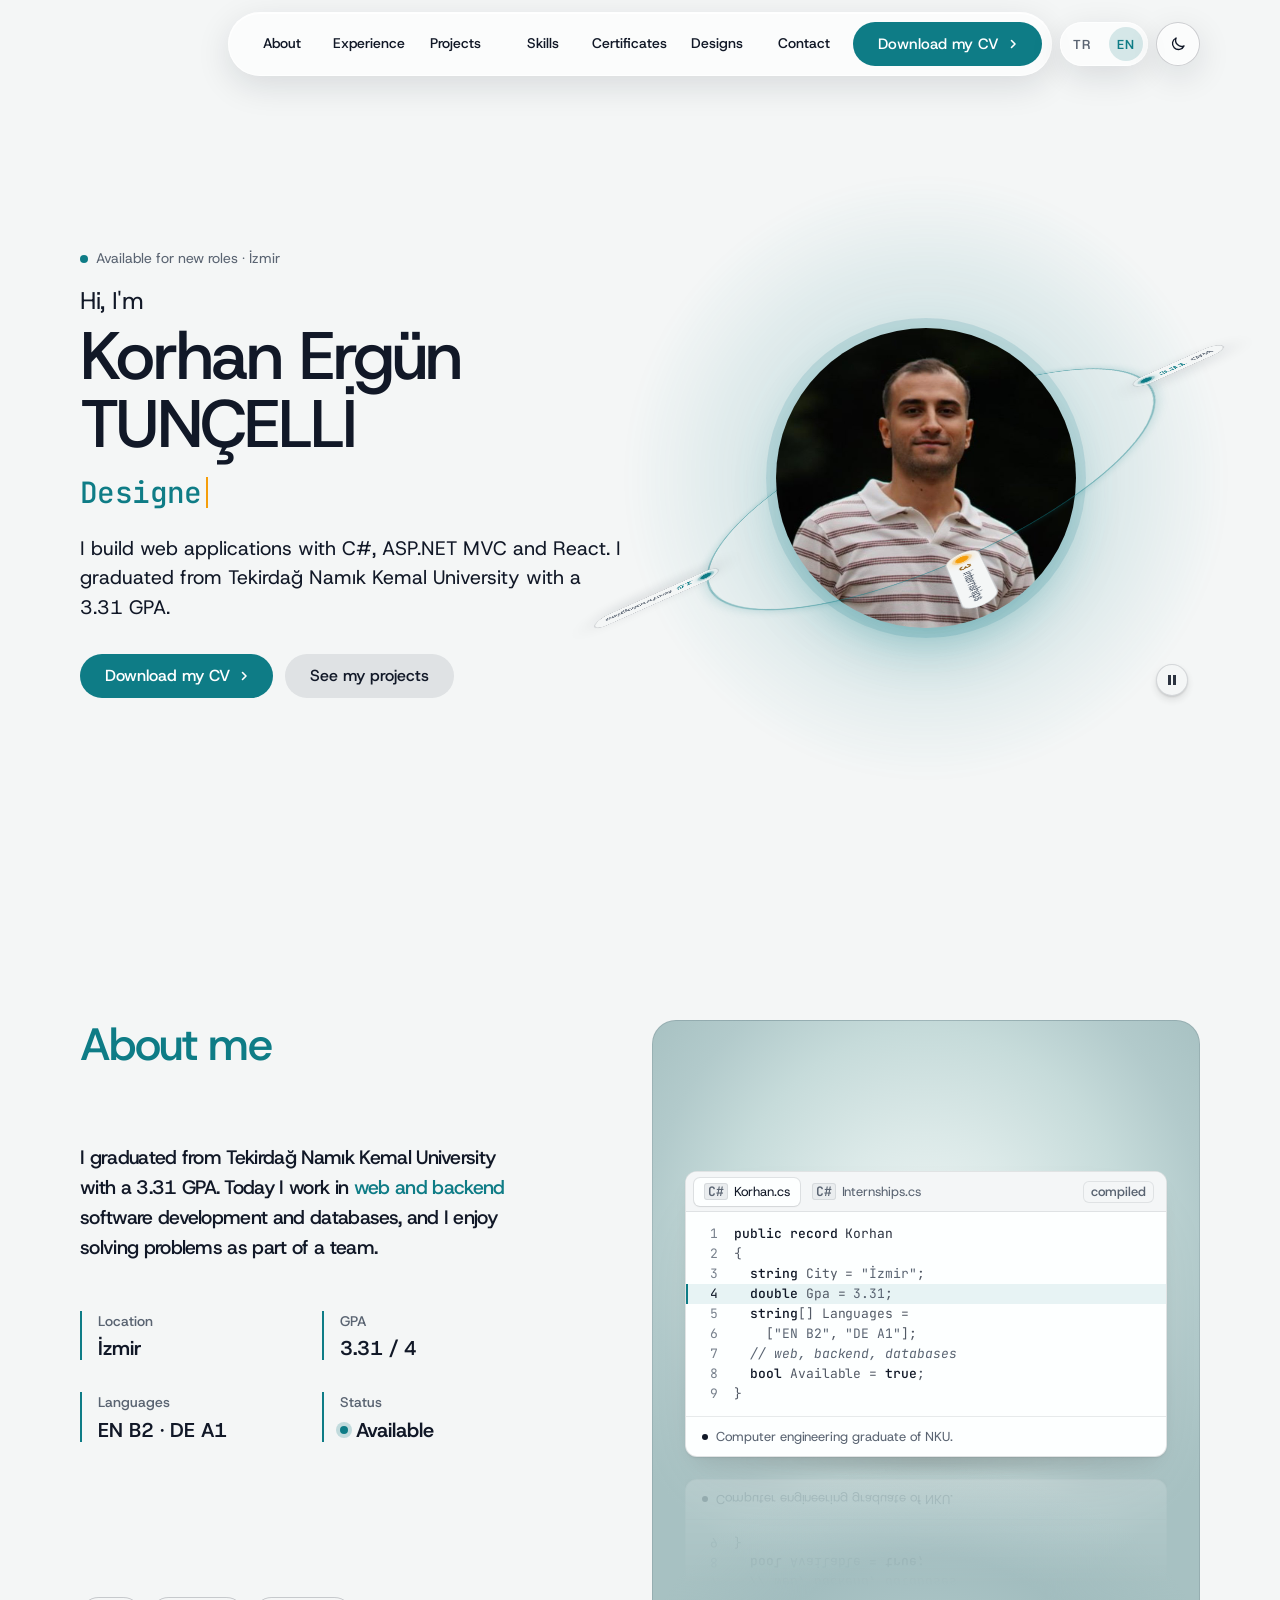
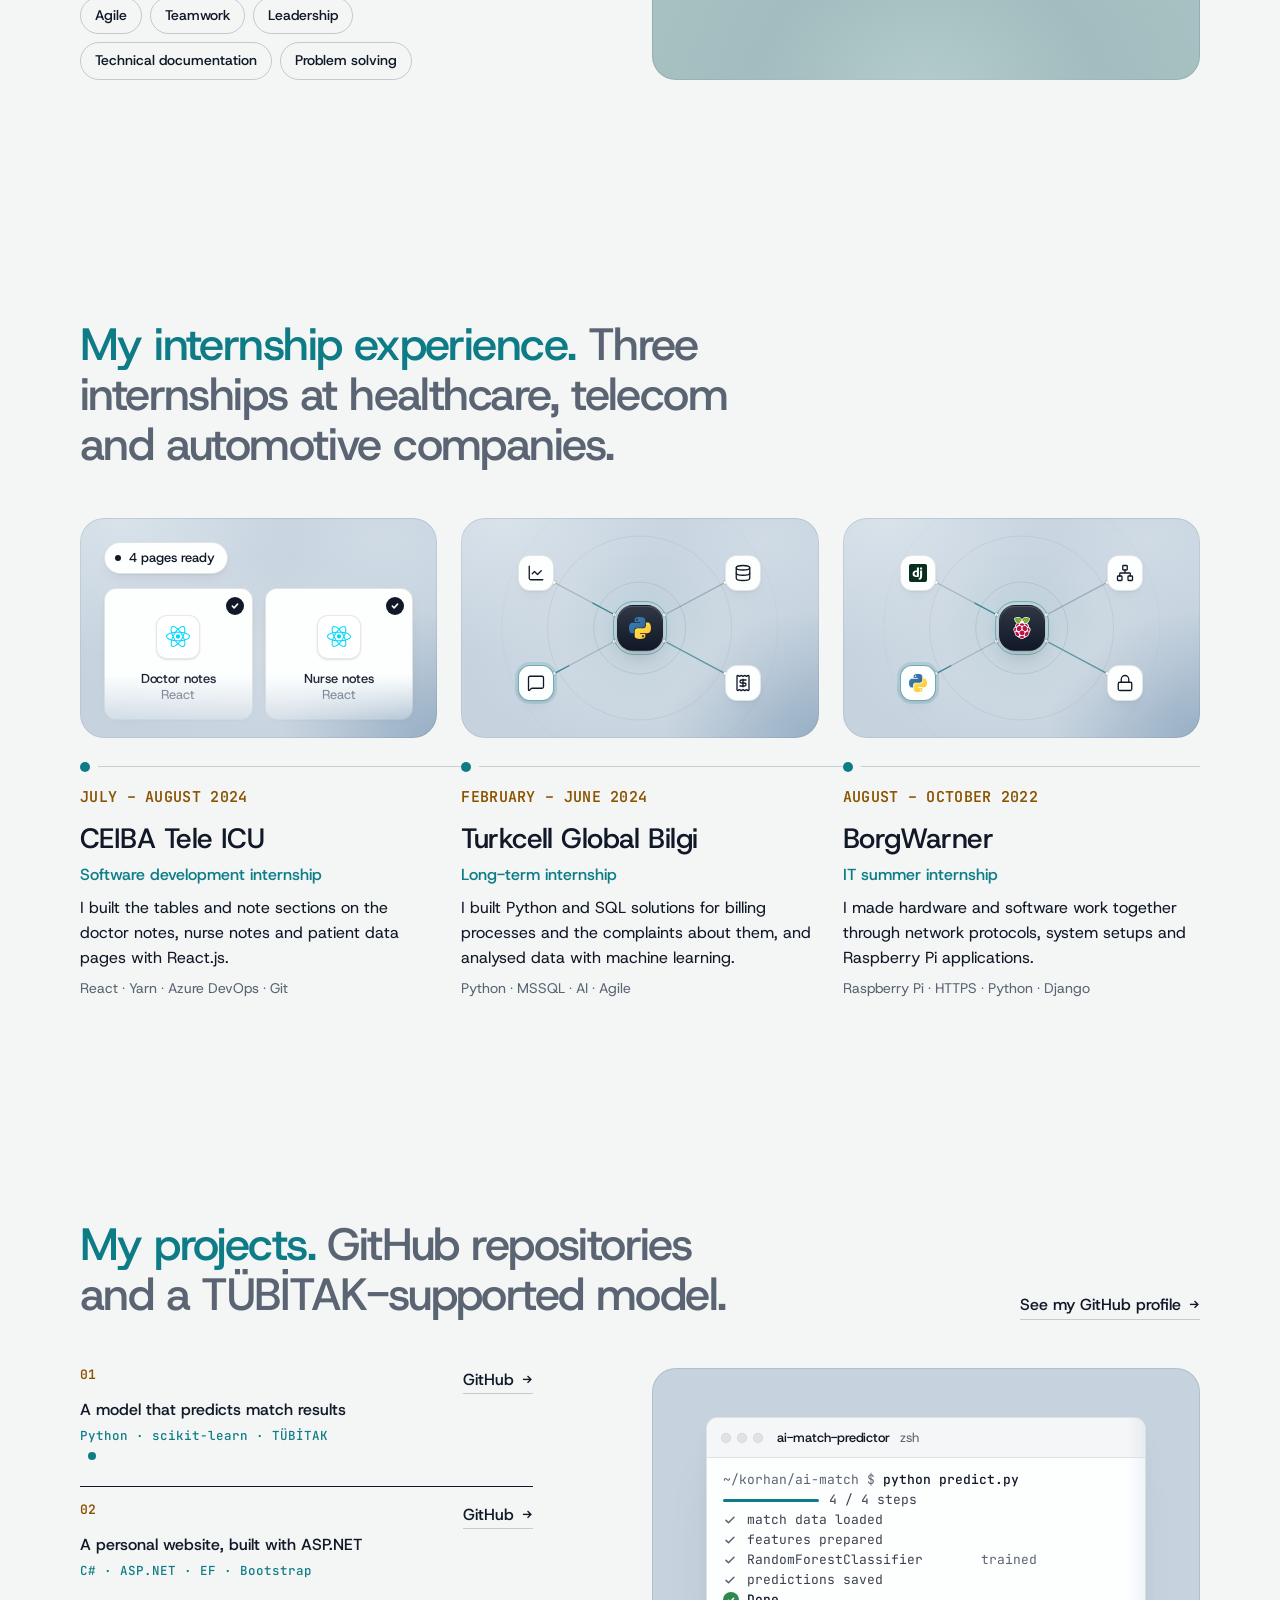
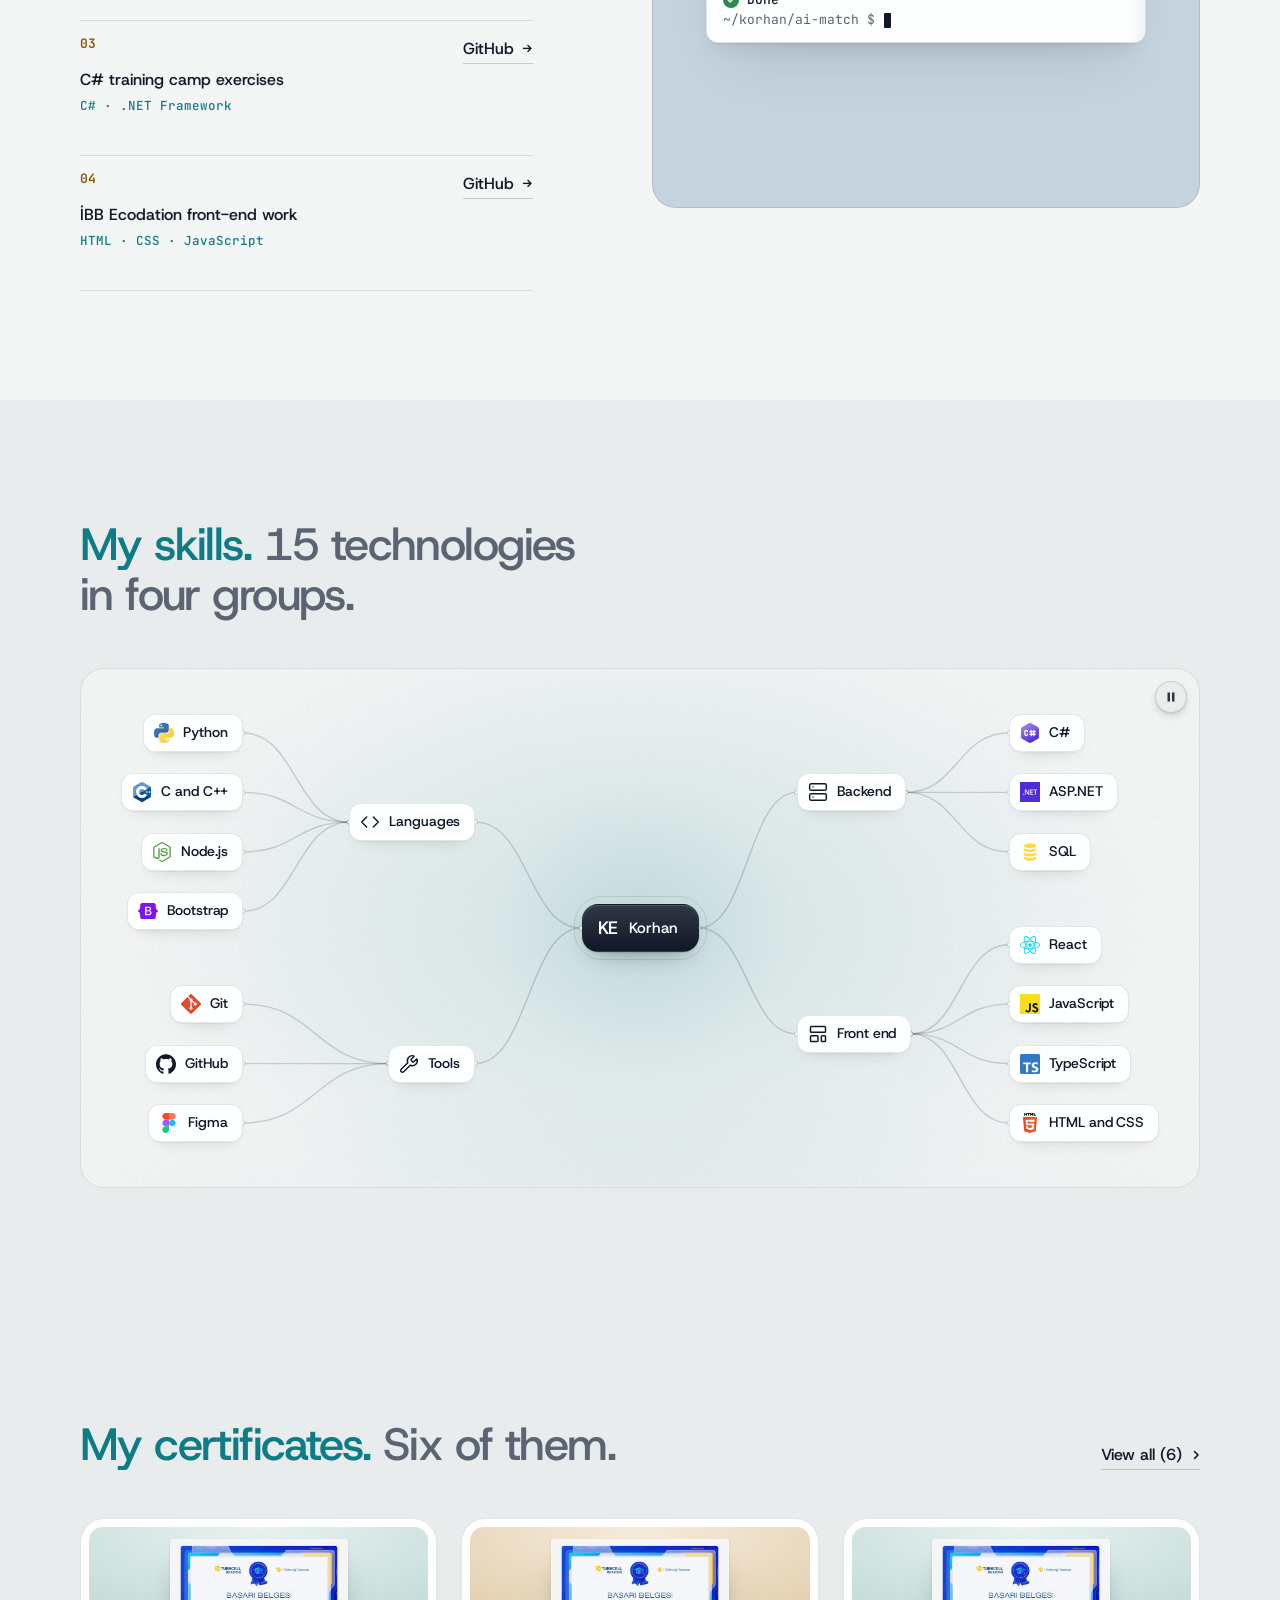
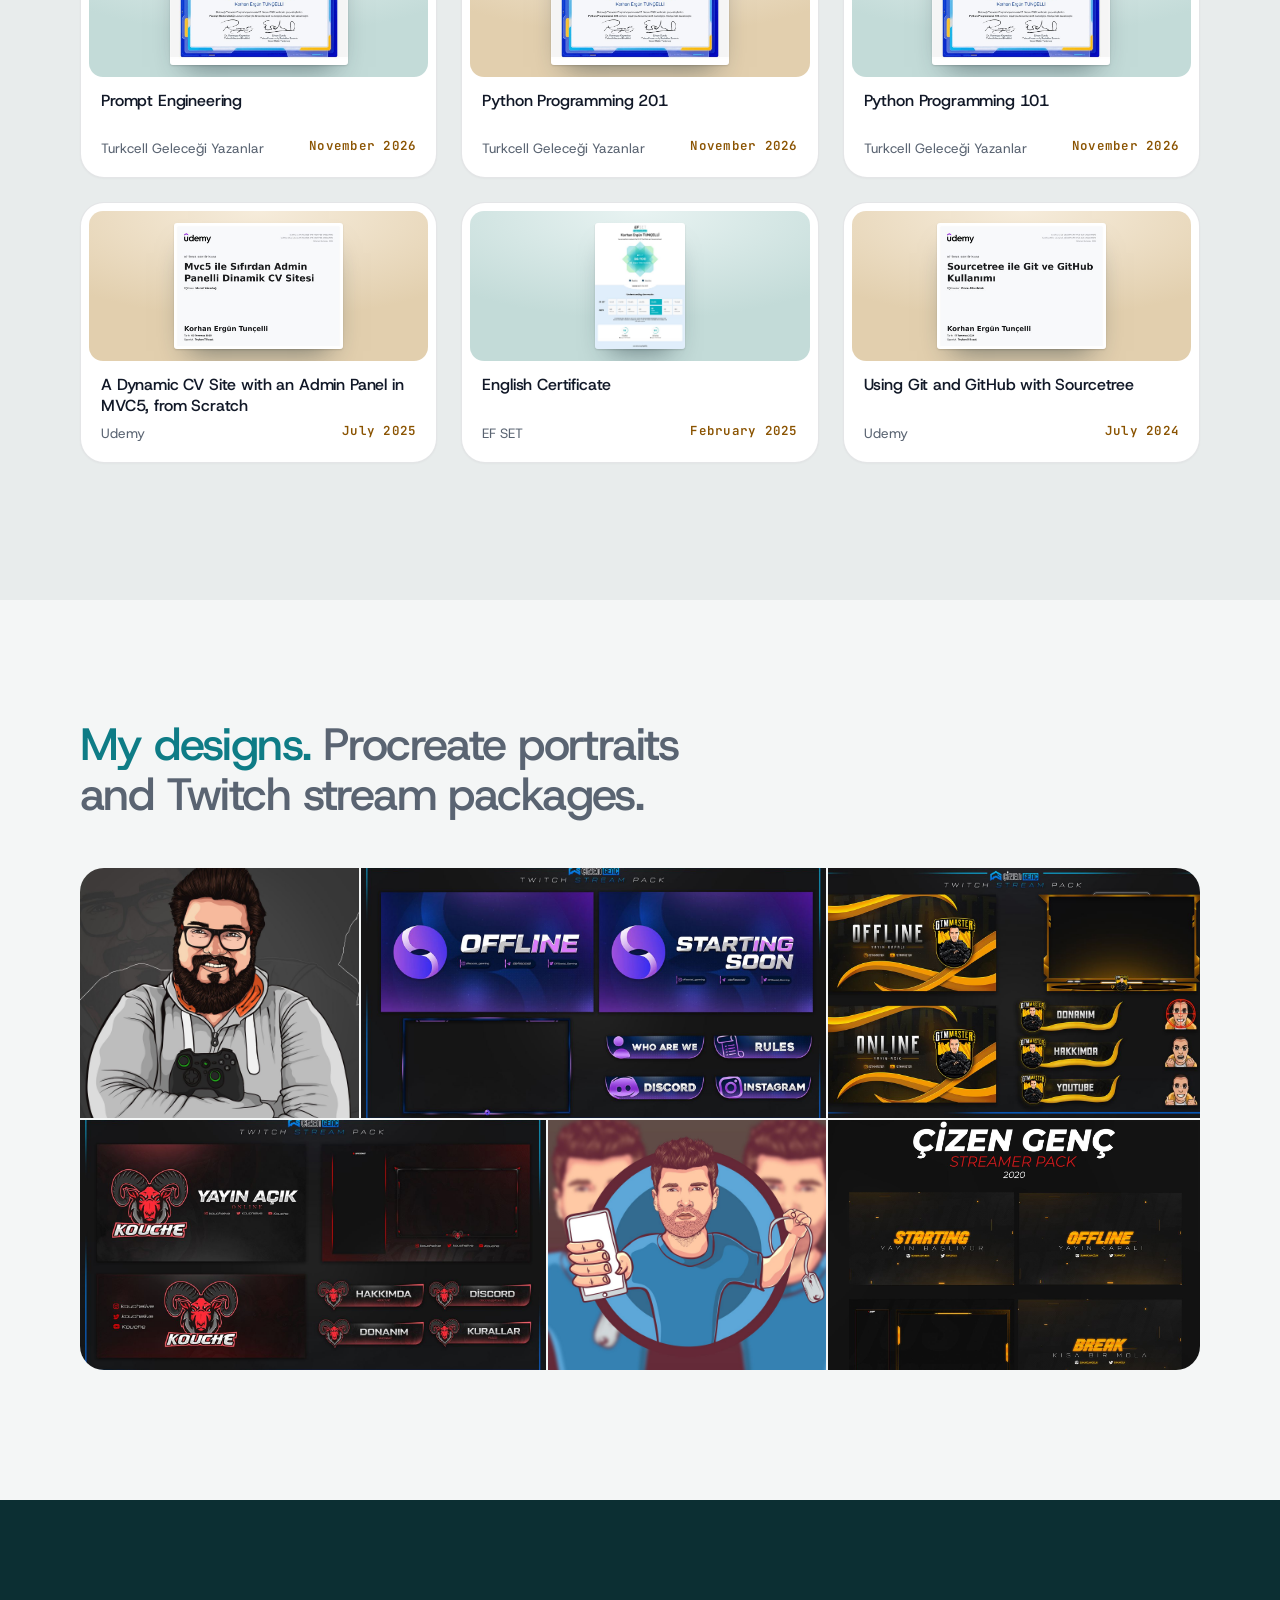
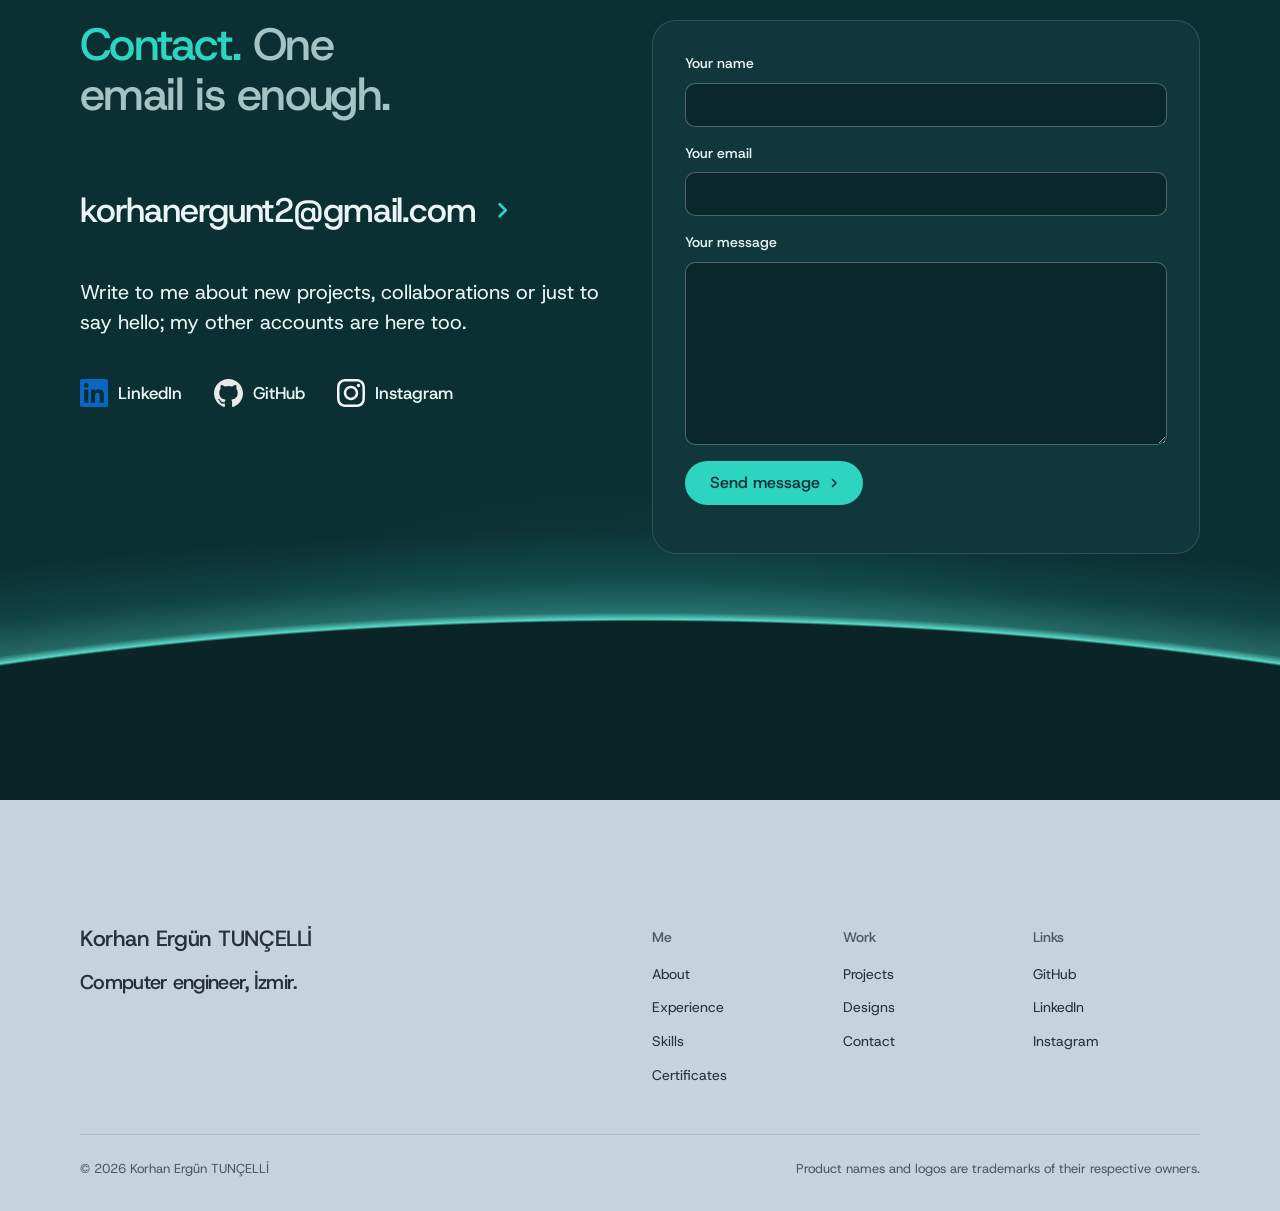
<file: en/index.html>
<!doctype html>
<html lang="en" data-type="software" data-radius="round" data-ground="sky" data-buttons="pill" data-motion>
<head>
<meta charset="utf-8">
<meta name="viewport" content="width=device-width, initial-scale=1, viewport-fit=cover">
<title>Korhan Ergün TUNÇELLİ: computer engineer, web and backend developer</title>
<meta name="description" content="CV, projects and designs of an NKU-graduate computer engineer in İzmir who builds web applications with C#, ASP.NET MVC and React.">
<meta property="og:type" content="website">
<meta property="og:title" content="Korhan Ergün TUNÇELLİ: computer engineer">
<meta property="og:description" content="Web and backend developer; internships, projects, skills and designs.">
<meta property="og:image" content="https://www.korhanerguntuncelli.com/share.jpg">
<meta name="twitter:card" content="summary_large_image">
<link rel="icon" href="../favicon-48.png" type="image/png" sizes="48x48">
<link rel="icon" href="../favicon-192.png" type="image/png" sizes="192x192">
<link rel="apple-touch-icon" href="../apple-touch-icon.png">
<meta name="theme-color" content="#F4F6F6" media="(prefers-color-scheme: light)">
<meta name="theme-color" content="#0F1416" media="(prefers-color-scheme: dark)">
<link rel="canonical" href="https://www.korhanerguntuncelli.com/en/">
<link rel="alternate" hreflang="tr" href="https://www.korhanerguntuncelli.com/">
<link rel="alternate" hreflang="en" href="https://www.korhanerguntuncelli.com/en/">
<link rel="alternate" hreflang="x-default" href="https://www.korhanerguntuncelli.com/">
<meta property="og:locale" content="en_US">
<meta property="og:locale:alternate" content="tr_TR">
<meta name="site-kind" content="software">
<meta name="page-type" content="software">
<!-- the visitor's theme before the first paint: their saved choice, else the device setting -->
<script>(function(){var t;try{t=localStorage.getItem('tema')}catch(e){}if(t!=='light'&&t!=='dark'){t=matchMedia('(prefers-color-scheme: dark)').matches?'dark':'light'}document.documentElement.dataset.theme=t;})()</script>
<link rel="preconnect" href="https://fonts.googleapis.com">
<link rel="preconnect" href="https://fonts.gstatic.com" crossorigin>
<link href="https://fonts.googleapis.com/css2?family=Host+Grotesk:wght@400..700&family=JetBrains+Mono:wght@400..600&display=swap" rel="stylesheet">
<link rel="stylesheet" href="../assets/system.css">
<link rel="stylesheet" href="../assets/ui/cards.css">
<link rel="stylesheet" href="../assets/motion/motion.css">
<link rel="stylesheet" href="../assets/backgrounds/backgrounds.css">
<link rel="stylesheet" href="../assets/layout/layout.css">
<link rel="stylesheet" href="../assets/icons/icon.css">
<!-- the client's own palette (grafit, turkuaz, kehribar) through start.mjs brand; the dark set is its night grade -->
<style>
:root {
  --p-bg: #f4f6f6; --p-surface: #e8ecec; --p-ink: #111827; --p-muted: #5a6472;
  --p-accent: #0e7c86; --p-accent-ink: #ffffff; --p-action: #0e7c86; --p-action-ink: #ffffff;
  --p-inv-bg: #111827; --p-inv-surface: #1b2230; --p-inv-ink: #f4f6f6; --p-inv-muted: #a3aab4;
  --p-inv-accent: #2dd4bf; --p-inv-accent-ink: #0f1416; --p-inv-action: #2dd4bf; --p-inv-action-ink: #0f1416;
  --font-display: "Host Grotesk", system-ui, sans-serif;
  --font-text: "Host Grotesk", system-ui, sans-serif;
  --font-mono: "JetBrains Mono", ui-monospace, "SFMono-Regular", Menlo, Consolas, monospace;
  --display-weight: 500;
  --display-tracking: -0.035em;
  --display-tracking-xl: -0.04em;
  /* the second accent: kehribar, for dates and the live dot */
  --amber: #f59e0b; --amber-soft: #fdebc8; --amber-text: #8a5300;
  --glass: rgb(255 255 255 / .62); --glass-line: rgb(255 255 255 / .75); --glass-hi: rgb(255 255 255 / .9); --glass-shadow: 0 10px 34px rgb(17 24 39 / .12);
}
html[data-theme="dark"] {
  --p-bg: #0f1416; --p-surface: #161d20; --p-ink: #e6ecec; --p-muted: #93a0a2;
  --p-accent: #2dd4bf; --p-accent-ink: #0f1416; --p-action: #2dd4bf; --p-action-ink: #0f1416;
  --p-inv-bg: #182124; --p-inv-surface: #202b2f; --p-inv-ink: #e6ecec; --p-inv-muted: #9aa7a9;
  --amber: #fbbf24; --amber-soft: #33270b; --amber-text: #fcd34d;
  --glass: rgb(22 29 32 / .58); --glass-line: rgb(255 255 255 / .12); --glass-hi: rgb(255 255 255 / .10); --glass-shadow: 0 10px 34px rgb(0 0 0 / .45);
  color-scheme: dark;
}
</style>
<link rel="stylesheet" href="../assets/ui/base.css">
<link rel="stylesheet" href="../assets/ui/terminal-run/fragment.css">
<link rel="stylesheet" href="../assets/ui/files/fragment.css">
<link rel="stylesheet" href="../assets/ui/checklist/fragment.css">
<link rel="stylesheet" href="../assets/ui/code/fragment.css">
<link rel="stylesheet" href="../assets/diagrams/diagram.css">
<script>document.documentElement.classList.add('m-enter');setTimeout(()=>document.documentElement.classList.add('m-enter-done'),700)</script>
<script src="../assets/backgrounds/backgrounds.js"></script>
<script>document.documentElement.classList.add('mo-js');setTimeout(()=>document.documentElement.classList.add('mo-safe'),2500)</script>
<link rel="modulepreload" href="../assets/moments/moments.js">
<link rel="modulepreload" href="../assets/moments/lib.js">
<link rel="modulepreload" href="../assets/moments/word-highlight/moment.js">
<link rel="modulepreload" href="../assets/moments/iris-opens/moment.js">
<style>
  /* the floating glass bar (the client's ask: a rounded, floating liquid-glass bar) */
  header.nav { background: transparent; border-bottom: 0; top: 12px; height: 64px; pointer-events: none; }
  header.nav > .nav__bar { pointer-events: auto; height: 64px; gap: var(--s-5);
    width: min(100% - 2 * var(--gut) + 2 * var(--pill-pad), 1280px + 2 * var(--pill-pad)); padding: 0 var(--pill-pad); --pill-pad: 20px; border-radius: 999px; background: var(--glass); border: 1px solid var(--glass-line);
    -webkit-backdrop-filter: blur(22px) saturate(1.8); backdrop-filter: blur(22px) saturate(1.8);
    box-shadow: var(--glass-shadow), inset 0 1px 0 var(--glass-hi); }
  @media (min-width: 1024px) { .nav__theme.nav__theme--phone { display: none; } }
  .nav__link { border-radius: 999px; }
  /* the section you are on: a pill slides under its word as you move down the page (the client's ask, Instagram's tab bar) */
  .nav__links { position: relative; }
  .nav__ind { position: absolute; left: 0; top: 50%; height: 40px; width: 0; margin-top: -20px; border-radius: 999px; pointer-events: none; z-index: 0; opacity: 0;
    background: var(--accent); box-shadow: 0 6px 18px -6px color-mix(in oklab, var(--accent) 70%, transparent);
    transform-origin: left center; transition: transform .5s cubic-bezier(.22,1,.36,1), opacity .3s ease; }
  .nav__ind.is-on { opacity: 1; }
  .nav__item { position: relative; z-index: 1; }
  /* no line under any word: the pill alone marks the section, and the words only change colour on hover */
  header.nav .nav__link::before, header.nav .nav__link::after { content: none !important; }
  header.nav .nav__link:not(.is-here):hover { color: var(--accent); }
  .nav__link { transition: color .3s ease; }
  /* 1024 to 1439: eight words and the buttons do not fit one row, so the Home word steps out (the back-to-top disc is the way home) */
  @media (min-width: 1024px) and (max-width: 1439px) { .nav__links .nav__item:has(> a[href="#anasayfa"]) { display: none; } }
  @media (min-width: 1024px) and (max-width: 1439px) { header.nav .nav__link { padding-inline: 10px; font-size: 14px; } }
  .nav__link.is-here, .nav__link.is-here:hover { color: var(--accent-ink); }
  @media (max-width: 1023px) { .nav__ind { display: none; } }
  @media (prefers-reduced-motion: reduce) { .nav__ind { transition: opacity .2s; } }

  .nav__actions { gap: var(--s-2); }
  /* 1024 and up: the bar's box runs from the page's left line to its right one; inside it the section words and the
     CV button share one glass capsule in the middle of the page, and the language switch and the theme button sit to
     its right, each on its own glass (on a narrower screen the capsule moves left just enough to leave them room) */
  @media (min-width: 1024px) { header.nav > .nav__bar { --bw: min(100% - 2 * var(--s-5), 1440px); width: var(--bw); max-width: none; padding-inline: calc((var(--bw) - min(1280px, 100% - 2 * var(--gut))) / 2); } }
  @media (min-width: 1024px) {
    header.nav.nav--centre > .nav__bar { grid-template-columns: minmax(0, 1fr) auto auto minmax(max-content, 1fr); gap: var(--s-2);
      background: none; border: 0; box-shadow: none; -webkit-backdrop-filter: none; backdrop-filter: none; }
    header.nav.nav--centre > .nav__bar::before { content: ""; grid-column: 2 / 4; grid-row: 1; align-self: stretch; border-radius: 999px; z-index: -1;
      background: var(--glass); border: 1px solid var(--glass-line); -webkit-backdrop-filter: blur(22px) saturate(1.8); backdrop-filter: blur(22px) saturate(1.8);
      box-shadow: var(--glass-shadow), inset 0 1px 0 var(--glass-hi); }
    header.nav.nav--centre .nav__actions { display: contents; }
    header.nav.nav--centre > .nav__bar > *, header.nav.nav--centre .nav__actions > * { grid-row: 1; }
    /* the words take equal slots (the widest word's), so the pill over the section you are on is one size on every word */
    header.nav.nav--centre .nav__links { grid-column: 2; margin-left: 12px; display: grid; grid-auto-flow: column; grid-auto-columns: 1fr; }
    header.nav .nav__item { display: flex; }
    header.nav .nav__link { width: 100%; justify-content: center; }
    header.nav.nav--centre .nav__actions .btn { grid-column: 3; margin-right: 10px; }   /* the capsule's inner edge: the pill under the first word sits 12px in, as far as from the top, the button 10px */
    header.nav.nav--centre .nav__actions .lang { grid-column: 4; justify-self: end; margin-right: 52px; }
    header.nav.nav--centre .nav__actions .nav__theme { grid-column: 4; justify-self: end; }
    header.nav .nav__actions :is(.lang, .nav__theme) { background: var(--glass); -webkit-backdrop-filter: blur(22px) saturate(1.8); backdrop-filter: blur(22px) saturate(1.8);
      box-shadow: var(--glass-shadow), inset 0 0 0 1px var(--glass-line); }
  }
  /* the capsule stays in the middle where the words fit: their slots narrow with the screen (English words run longer),
     and from 1024 to 1179 the words step down to 13px and the CV button to its compact size, so nothing is squeezed */
  @media (min-width: 1440px) { header.nav .nav__link { padding-inline: 9px; } html[lang="en"] header.nav .nav__link { padding-inline: 6px; } }
  @media (min-width: 1280px) and (max-width: 1439px) { header.nav .nav__link { padding-inline: 8px; } html[lang="en"] header.nav .nav__link { padding-inline: 4px; } }
  @media (min-width: 1180px) and (max-width: 1279px) { header.nav .nav__link { padding-inline: 4px; } }
  @media (min-width: 1024px) and (max-width: 1179px) { header.nav .nav__link { padding-inline: 2px; font-size: 13px; } header.nav .nav__actions .btn { padding-inline: 16px; font-size: 14px; } }
  /* the open menu (under 1024): the glass blur on the bar would make the sheet's fixed position relative to the 64px
     pill, so the open bar is solid, and the sheet starts under the floating bar. The bar already holds the language
     switch and the theme button, so the sheet's foot keeps only the CV button. */
  @media (max-width: 1023px) {
    header.nav.is-open > .nav__bar { -webkit-backdrop-filter: none; backdrop-filter: none; background: var(--bg); }
    header.nav.is-open .nav__links { top: 88px; z-index: 50; }
    header.nav.is-open .nav__actions :is(.lang, .nav__theme) { display: none; }
    header.nav.is-open .nav__link.is-here { color: var(--accent); }   /* no pill in the sheet: the current word is the accent itself */
  }
  @media (max-width: 639px) { header.nav.is-open .nav__links { top: 72px; } }
  /* the language switch: two 44px words in one ring like the theme button's; the page's own language tinted */
  .lang { display: inline-flex; flex: none; height: 44px; border-radius: 999px; box-shadow: inset 0 0 0 1px var(--line-strong); }
  .lang__opt { position: relative; display: inline-grid; place-items: center; width: 44px; height: 44px; border-radius: 999px; font: 600 13px/1 var(--font-text); letter-spacing: .04em; color: var(--muted); transition: color .2s ease; }
  .lang__opt::before { content: ""; position: absolute; inset: 5px; z-index: -1; border-radius: 999px; background: color-mix(in oklab, var(--accent) 16%, transparent); opacity: 0; transition: opacity .2s ease; }
  .lang__opt[aria-current] { color: var(--accent); isolation: isolate; }
  .lang__opt[aria-current]::before { opacity: 1; }
  .lang__opt:not([aria-current]):hover { color: var(--ink); }
  .lang--phone { display: none; }
  @media (max-width: 1023px) { .lang--phone { display: inline-flex; margin-left: auto; } .lang--phone + .nav__theme--phone { margin-left: var(--s-2); } }
  /* the narrowest phones: the bar's four controls sit closer so the row ends on the page's right line */
  @media (max-width: 379px) { header.nav > .nav__bar { gap: var(--s-2); } }
  .nav__theme { display: inline-grid; place-items: center; width: 44px; height: 44px; border-radius: 50%; border: 1px solid var(--line-strong); background: transparent; color: var(--ink); cursor: pointer; flex: none; }
  .nav__theme svg { width: 18px; height: 18px; }
  .nav__theme .i-sun, html[data-theme="dark"] .nav__theme .i-moon { display: none; }
  html[data-theme="dark"] .nav__theme .i-sun { display: block; }
  @media (max-width: 1023px) { header.nav > .nav__bar { --pill-pad: 12px; } header.nav .nav__toggle { margin-left: 0; } }
  @media (min-width: 640px) and (max-width: 1023px) { .lang--phone { margin-left: var(--s-2); } }
  @media (max-width: 639px) { header.nav { top: 8px; height: 56px; } header.nav > .nav__bar { height: 56px; } header.nav.nav--centre > .nav__bar > .nav__actions { display: none; } }

  #projeler .frame--split { --action: var(--ground-ink); }
  html[data-theme="dark"] .footer--statement { background: #1d3b3a; --bg: #1d3b3a; --surface: #24504d; --ink: #e6ecec; --muted: #a9bcbb; --line: rgb(230 236 236 / .14); --line-strong: rgb(230 236 236 / .28); --action: var(--p-action); --action-ink: var(--p-action-ink); color: var(--ink); }

  /* hero */

  /* on phones and tablets the sections ride a floating glass tab bar at the foot (Instagram's), its pill sliding to the section you are on */
  .tabbar { display: none; }
  @media (max-width: 1023px) {
    :root { --bar: calc(76px + env(safe-area-inset-bottom)); }
    /* one band across the foot of the screen, the page fading into it, so nothing peeks beside the pill */
    .tabbar { display: block; position: fixed; z-index: 40; left: 0; right: 0; bottom: 0; height: var(--bar); padding: 6px 0 calc(10px + env(safe-area-inset-bottom)); box-sizing: border-box;
      background: linear-gradient(to top, var(--bg) 0%, color-mix(in oklab, var(--bg) 80%, transparent) 45%, transparent); }
    .tabbar__pill { position: relative; display: flex; margin: 0 auto; width: min(100% - 16px, 520px); height: 60px; padding: 5px; gap: 0;
      border-radius: 999px; background: color-mix(in oklab, var(--bg) 86%, transparent); border: 1px solid var(--glass-line); -webkit-backdrop-filter: blur(22px) saturate(1.8); backdrop-filter: blur(22px) saturate(1.8); box-shadow: var(--glass-shadow), inset 0 1px 0 var(--glass-hi); }
    .tabbar__a { position: relative; z-index: 1; flex: 1 1 0; min-width: 0; display: grid; place-items: center; align-content: center; gap: 2px; border-radius: 999px; color: color-mix(in oklab, var(--ink) 82%, var(--bg)); font-size: 10px; font-weight: 500; line-height: 1.1; transition: color .3s; }
    .tabbar__a svg { width: 21px; height: 21px; }
    .tabbar__a span { max-width: 100%; overflow: hidden; text-overflow: ellipsis; white-space: nowrap; }
    .tabbar__a.is-here { color: var(--accent-ink); }
    .tabbar__ind { position: absolute; left: 0; top: 5px; bottom: 5px; width: 0; border-radius: 999px; z-index: 0; opacity: 0; transform-origin: left center;
      background: var(--accent); box-shadow: 0 6px 18px -6px color-mix(in oklab, var(--accent) 70%, transparent); transition: transform .5s cubic-bezier(.22,1,.36,1), opacity .3s; }
    .tabbar__ind.is-on { opacity: 1; }
  }
  @media (prefers-reduced-motion: reduce) { .tabbar__ind { transition: opacity .2s; } }
  /* a ticked item is done, not cancelled: no line through it */
  .ui-check__label::after { content: none !important; }

  /* each section's own name in the accent, in both themes (the client's ask); its grey half stays grey */
  main .section-head h2 { color: var(--accent); }
  main .section-head h2 .muted { color: var(--muted); }

  /* moving between sections from the bars: the jump stays instant (layout-v4: every section lands on its own screen),
     and a view transition dresses it. The bars are their own layers: only their final state is drawn, so no old pill
     lingers. Reduced motion: the plain jump. */
  header.nav { view-transition-name: topbar; }
  .tabbar { view-transition-name: tabbar; }
  ::view-transition-old(topbar), ::view-transition-old(tabbar) { display: none; }
  ::view-transition-group(topbar), ::view-transition-group(tabbar), ::view-transition-new(topbar), ::view-transition-new(tabbar) { animation: none; }
  /* derinlik (the client's pick): the old view sinks back, the new section comes forward; quick, so a second tap is never kept waiting */
  ::view-transition { pointer-events: none; }
  ::view-transition-old(root) { animation: vt-depth-out .2s cubic-bezier(.4,0,1,1) both; }
  ::view-transition-new(root) { animation: vt-depth-in .34s cubic-bezier(.22,1,.36,1) .04s both; }
  @keyframes vt-depth-out { to { opacity: 0; transform: scale(.94); } }
  @keyframes vt-depth-in { from { opacity: 0; transform: scale(1.04); } }
  @media (prefers-reduced-motion: reduce) { ::view-transition-group(*), ::view-transition-old(*), ::view-transition-new(*) { animation: none !important; } }

  /* the hero: typed title, ringed buttons, the portrait with its tilted orbit */
  .sr-only { position: absolute; width: 1px; height: 1px; overflow: hidden; clip: rect(0 0 0 0); white-space: nowrap; }
  .hero--split .hero__grid { align-items: start; }
  @media (min-width: 1024px) { .hero--split > .wrap > .hero__grid { flex: 0 0 auto; height: auto; margin-block: auto; } }
  .hero--split .hero__text { align-self: start; }
  @media (min-width: 1024px) { .hero--split .orbit { align-self: stretch; height: auto; min-height: 460px; } .hero--split .orbit__glow { position: absolute; left: 50%; top: 50%; translate: -50% -50%; } }
  .hero__hi { display: block; font-size: 0.36em; line-height: 1.25; letter-spacing: -0.015em; font-weight: 400; margin-bottom: 0.25em; }
  .hero__name { color: var(--accent); }
  .hero__kick { display: inline-flex; align-items: center; gap: var(--s-2); margin: 0 0 var(--s-5); font-size: var(--t-small); font-weight: 500; padding: 6px 12px 6px 10px; border-radius: 99px; border: 1px solid var(--line-strong); }
  .hero__kick i { width: 8px; height: 8px; border-radius: 50%; background: var(--amber); }
  /* the typed title */
  .hero__typed { margin: var(--s-4) 0 0; font: 500 clamp(22px, 1.2vw + 14px, 30px)/1.2 var(--font-mono); letter-spacing: -0.02em; color: var(--accent); min-height: 1.2em; display: flex; align-items: center; }
  .caret { display: inline-block; width: 2px; height: 1.05em; margin-left: 4px; background: var(--amber); animation: caret 1s steps(1) infinite; }
  .hero__typed.is-done .caret { animation: none; opacity: 0; transition: opacity .4s; }
  @keyframes caret { 50% { opacity: 0; } }
  @media (prefers-reduced-motion: reduce) { .caret { display: none; } }

  /* buttons: a band of light runs round the edge while pointed at (its own element: the kit's
     chevron keeps ::after); the band keeps turning underneath, so leaving never makes it jump */
  @property --ang { syntax: "<angle>"; inherits: false; initial-value: 0deg; }
  .ringbtn { position: relative; isolation: isolate; --ring-a: var(--amber); --ring-b: var(--accent); }
  .ringbtn.btn--primary { --ring-a: #ffffff; --ring-b: var(--amber); }
  html[data-theme="dark"] .ringbtn.btn--primary { --ring-a: #0f1416; --ring-b: #ffffff; }
  .ringbtn__ring { position: absolute; inset: -3px; border-radius: inherit; padding: 2px; pointer-events: none; z-index: 1;
    background: conic-gradient(from var(--ang), transparent 0deg 200deg, var(--ring-b) 270deg, var(--ring-a) 330deg, transparent 360deg);
    -webkit-mask: linear-gradient(#000 0 0) content-box, linear-gradient(#000 0 0); -webkit-mask-composite: xor;
    mask: linear-gradient(#000 0 0) content-box exclude, linear-gradient(#000 0 0);
    opacity: 0; transition: opacity .35s ease; animation: ring-turn 1.8s linear infinite; animation-play-state: paused; }
  .ringbtn.btn--primary .ringbtn__ring { inset: 2px; padding: 2px; }
  .ringbtn:is(:hover, :focus-visible) .ringbtn__ring { opacity: 1; animation-play-state: running; }
  @keyframes ring-turn { to { --ang: 360deg; } }
  @media (prefers-reduced-motion: reduce) { .ringbtn__ring { animation: none; --ang: 300deg; } }

  /* the planet: the portrait faces you; the facts ride a tilted orbit that crosses behind it */
  .orbit { position: relative; height: min(600px, calc(100svh - 220px)); display: grid; place-items: center; --r: 240px; --tilt: 72deg; --turn: -24deg; }
  .hero--split { overflow-x: clip; }
  .orbit > * { grid-area: 1 / 1; }
  .orbit__glow { width: 600px; height: 600px; border-radius: 50%; background: radial-gradient(closest-side, color-mix(in oklab, var(--accent) 32%, transparent), color-mix(in oklab, var(--accent) 10%, transparent) 62%, transparent); filter: blur(8px); }
  .orbit__scene { position: relative; width: 300px; height: 300px; transform-style: preserve-3d; perspective: 1400px; }
  .orbit__photo { position: absolute; inset: 0; width: 100%; height: 100%; border-radius: 50%; object-fit: cover; background: var(--surface); transform: translateZ(0);
    box-shadow: 0 0 0 10px color-mix(in oklab, var(--accent) 14%, transparent), 0 30px 60px -20px color-mix(in oklab, var(--accent) 45%, transparent); }
  .orbit__plane { position: absolute; left: 50%; top: 50%; width: 0; height: 0; transform-style: preserve-3d; transform: rotateZ(var(--turn)) rotateX(var(--tilt)); }
  .orbit__path { position: absolute; left: calc(-1 * var(--r)); top: calc(-1 * var(--r)); width: calc(2 * var(--r)); height: calc(2 * var(--r)); border-radius: 50%;
    border: 2px solid color-mix(in oklab, var(--accent) 45%, transparent); box-shadow: 0 0 14px color-mix(in oklab, var(--accent) 22%, transparent); }
  .orbit__spin { position: absolute; transform-style: preserve-3d; animation: spin 32s linear infinite; }
  .sat { position: absolute; left: 0; top: 0; transform-origin: 0 0 0; transform-style: preserve-3d; transform: rotateZ(var(--a)) translateX(var(--r)); }
  /* undo the orbit's turn so each fact faces you, upright, as it travels */
  .sat__face { position: absolute; left: 0; top: 0; transform-origin: 0 0 0; transform-style: preserve-3d; animation: face 32s linear infinite; }
  /* the satellite: its dot sits exactly on the path, the label rides beside it */
  .sat__in { display: inline-flex; align-items: center; gap: 6px; white-space: nowrap; transform: translate(-13px, -50%); padding: 5px 11px 5px 7px; border-radius: 99px; font-size: 12.5px; font-weight: 500; color: var(--muted);
    background: var(--bg); border: 1px solid var(--line-strong); box-shadow: var(--glass-shadow); }
  .sat__dot { width: 12px; height: 12px; border-radius: 50%; flex: none; background: var(--accent); box-shadow: 0 0 0 3px color-mix(in oklab, var(--accent) 25%, transparent), 0 0 12px color-mix(in oklab, var(--accent) 70%, transparent); margin-right: 2px; }
  .sat:nth-child(even) .sat__dot { background: var(--amber); box-shadow: 0 0 0 3px color-mix(in oklab, var(--amber) 25%, transparent), 0 0 12px color-mix(in oklab, var(--amber) 70%, transparent); }
  .sat__in b { font: 600 14px/1 var(--font-display); color: var(--accent); letter-spacing: -0.02em; }
  .sat:nth-child(even) .sat__in b { color: var(--amber-text); }
  html[data-theme="dark"] .sat:nth-child(even) .sat__in b { color: var(--amber); }
  @keyframes spin { to { transform: rotateZ(360deg); } }
  @keyframes face {
    from { transform: rotateZ(calc(-1 * var(--a))) rotateZ(0deg) rotateX(calc(-1 * var(--tilt))) rotateZ(calc(-1 * var(--turn))); }
    to   { transform: rotateZ(calc(-1 * var(--a))) rotateZ(-360deg) rotateX(calc(-1 * var(--tilt))) rotateZ(calc(-1 * var(--turn))); }
  }
  .orbit.is-paused :is(.orbit__spin, .sat__face) { animation-play-state: paused; }
  .orbit__pause { position: absolute; right: 12px; bottom: 12px; grid-area: auto; }
  @media (prefers-reduced-motion: reduce) { .orbit__spin, .sat__face { animation-play-state: paused; } .orbit__pause { display: none; } }
  @media (max-width: 1023px) { .orbit { height: 440px; --r: 180px; margin-top: var(--s-6); } .orbit__glow { width: 340px; height: 340px; } .orbit__path { display: none; } .orbit__scene { width: 230px; height: 230px; } }
  @media (max-width: 1023px) { .hero--split .orbit { align-self: stretch; } .orbit__pause { bottom: auto; top: 12px; } }
  @media (max-width: 639px) { .orbit { height: 250px; --r: 98px; margin-top: var(--s-5); } .orbit__scene { width: 140px; height: 140px; } .orbit__glow { width: 340px; height: 340px; } .orbit__path { display: none; } .sat__in { font-size: 10.5px; padding: 4px 8px 4px 6px; gap: 4px; } .sat__in b { font-size: 12px; } .sat__dot { width: 9px; height: 9px; } .hero__typed { margin-top: var(--s-2); } }

  /* about: the terminal beside the statement */
  /* about: the facts on the left, Korhan.cs in a lit studio on the right; both columns end on one line */
  :root { --ab-h: clamp(520px, 100svh - 240px, 660px); }
  #hakkimda .ab-lead { font-size: clamp(18px, .35vw + 15px, 21px); line-height: 1.55; margin: var(--s-5) 0 0; max-width: 52ch; }
  .ab-grid4 { display: grid; grid-template-columns: repeat(2, minmax(0, 1fr)); gap: var(--s-6); margin: var(--s-7) 0 0; }
  .ab-grid4 > div { border-left: 2px solid var(--accent); padding-left: var(--s-4); }
  .ab-grid4 dt { color: var(--muted); font-size: var(--t-small); font-weight: 500; }
  .ab-grid4 dd { margin: 4px 0 0; font: 600 20px/1.2 var(--font-display, inherit); display: flex; align-items: center; gap: 8px; }
  .ab-live { width: 8px; height: 8px; border-radius: 50%; background: var(--accent); box-shadow: 0 0 0 4px color-mix(in oklab, var(--accent) 22%, transparent); flex: none; }
  .ab-chips { display: flex; flex-wrap: wrap; gap: 8px; list-style: none; padding: 0; margin: var(--s-7) 0 0; }
  .ab-chips li { font-size: 14px; font-weight: 500; padding: 7px 14px; border-radius: 99px; border: 1px solid var(--line-strong); }
  .ab-frame { position: relative; isolation: isolate; overflow: hidden; min-height: var(--ab-h); border-radius: var(--r-lg); --action: var(--ground-ink);
    background:
      radial-gradient(70% 46% at 50% 102%, #b3cbcc 0%, #a2bdbf 45%, transparent 75%),
      radial-gradient(64% 56% at 50% 34%, #eef5f4 0%, #dbe9e8 30%, #c6dbda 58%, #b2cacb 80%, #a7c1c2 100%); }
  .ab-frame::after { content: ""; position: absolute; left: 14%; right: 14%; top: calc(var(--ab-y) + 278px); height: 24px; border-radius: 50%; background: radial-gradient(closest-side, rgb(16 34 36 / .28), transparent); filter: blur(6px); opacity: .7; pointer-events: none; }
  .ab-frame { --ab-y: clamp(64px, calc(var(--ab-h) - 510px), 150px); }
  .ab-frame .stage > .ab-code { --ay: var(--ab-y); width: min(540px, 100% - 64px); }
  .ab-code > .ui-code { width: 100%; }
  .ab-code { -webkit-box-reflect: below 22px linear-gradient(transparent 62%, rgb(0 0 0 / .16)); }
  @media (min-width: 1024px) {
    .ab-col { display: flex; flex-direction: column; min-height: var(--ab-h); }
    .ab-col .ab-chips { margin-top: auto; }
  }
  @media (max-width: 1023px) { .ab-frame { min-height: 480px; margin-top: var(--s-6); } }
  @media (max-width: 639px) { .ab-frame { min-height: 380px; --ab-y: 40px; } .ab-frame .stage > .ab-code { --ay-sm: 40px; width: auto; } .ab-frame::after { display: none; } .ab-code { -webkit-box-reflect: none; } }

  /* ---- phones and tablets ---- */
  /* tablet: each internship as a row, its window beside its words, so the section fits its screens */
  @media (min-width: 640px) and (max-width: 1023px) {
    #deneyim .rail { row-gap: var(--s-7); }
    #deneyim .rail > li { grid-template-columns: 320px minmax(0, 1fr); column-gap: var(--s-6); row-gap: var(--s-2); align-content: start; }
    #deneyim .rail > li > .panel { grid-column: 1; grid-row: 1 / span 6; align-self: start; }
    #deneyim .rail > li > :not(.panel) { grid-column: 2; }
    #deneyim .rail__dot { display: none; }
    #deneyim .rail__co { margin-top: 0; }
  }
  /* phones: the orbit's labels sit centred on their path, so none runs past the screen's edge */
  @media (max-width: 639px) {
    .sat__in { transform: translate(-50%, -50%); }
    .ct-big { min-height: 44px; }
  }
  /* short phones: a smaller orbit, so the hero still ends on the first screen */
  @media (max-width: 639px) and (max-height: 820px) {
    .orbit { height: 196px; --r: 86px; margin-top: var(--s-3); } .orbit__scene { width: 112px; height: 112px; } .orbit__glow { width: 260px; height: 260px; }
  }
  /* a phone held sideways (short and wide): the hero grows with what it holds, the portrait beside the words,
     and the tab bar steps aside (the menu button in the top bar opens every section) */
  @media (max-width: 1023px) and (max-height: 560px) and (orientation: landscape) {
    :root { --bar: 0px; }
    .tabbar { display: none; }
    main > .hero.hero--split { height: auto; min-height: 100svh; }
    .hero--split .hero__grid { display: grid; align-items: center; }
    .hero--split .hero__grid > .hero__text { grid-column: 1 / span 7; }
    .hero--split .hero__grid > .orbit { grid-column: 8 / -1; }
    .hero--split .orbit { height: 300px; --r: 108px; margin-top: 0; align-self: center; }
    .hero--split .orbit__scene { width: 150px; height: 150px; } .hero--split .orbit__glow { width: 300px; height: 300px; }
    .sat__in { transform: translate(-50%, -50%); }
  }
  /* very short phones (an older 4-inch screen): the words and the buttons alone */
  @media (max-width: 639px) and (max-height: 700px) { .hero .orbit { display: none; } }
  /* the about window on narrow phones: one tab, a tighter gutter, so every line shows whole */
  @media (max-width: 400px) {
    .ab-code .ui-code__tab:nth-of-type(2) { display: none; }
    .ab-code .ui-code__pre { font-size: 12px; }
    .ab-code .ui-code__ln { padding-left: 34px; padding-right: 8px; }
    .ab-code .ui-code__ln::before { width: 22px; }
  }
  @media (max-width: 340px) { .ab-code .ui-code__pre { font-size: 11.5px; } }
  /* English labels run longer ("Experience"): a hair smaller on narrow phones so none is cut */
  /* the tab bar on the narrowest phones: icons only, their words still read out */
  @media (max-width: 359px) {
    .tabbar__a { padding-block: 8px; }
    .tabbar__a span { position: absolute; width: 1px; height: 1px; overflow: hidden; clip: rect(0 0 0 0); white-space: nowrap; }
  }

  /* certificates: showcase cards one step off the ground, the certificate small in a lit tile, the whole card opens the viewer */
  .kgrid { row-gap: var(--s-5); }
  .kgrid--3 > .kc { grid-column: span 4; } .kgrid--4 > .kc { grid-column: span 3; }
  .kc { position: relative; display: grid; padding: 8px; color: var(--ink); text-decoration: none; background: #ffffff; border: 1px solid color-mix(in oklab, var(--ink) 11%, transparent); border-radius: var(--r-lg); }
  html[data-theme="dark"] .kc { background: color-mix(in oklab, var(--p-surface) 70%, #2a3438); box-shadow: inset 0 1px 0 rgb(255 255 255 / .06); border-color: rgb(255 255 255 / .09); }
  .kc:focus-visible { outline: 2px solid var(--action); outline-offset: 3px; }
  .kc__meta { display: flex; justify-content: space-between; gap: var(--s-3); margin: 6px 0 0; color: var(--muted); font-size: 13.5px; }
  .cert-date { font: 600 12.5px/1.3 var(--font-mono); letter-spacing: .02em; color: var(--amber-text); white-space: nowrap; }
  html[data-theme="dark"] .cert-date { color: var(--amber); }
  .kc3__shot { display: grid; grid-template-rows: minmax(0, 1fr); justify-items: center; height: 150px; padding: 12px; border-radius: 14px; overflow: hidden; }
  .kc3__shot.g-0 { background: radial-gradient(110% 100% at 50% 0%, #e8f3f2, #c3dbd8 72%); }
  .kc3__shot.g-1 { background: radial-gradient(110% 100% at 50% 0%, #f7eddc, #e2cfae 72%); }
  .kc3__shot:is(.at-rise, .at-corner, .at-right) { left: auto; right: auto; top: auto; max-width: none; }   /* the kit's panel placements, here only where the certificate sits in its tile */
  .kc3__shot.at-rise { align-items: end; } .kc3__shot.at-corner { align-items: start; } .kc3__shot.at-right { align-items: center; }
  .kc3__shot img { width: auto; height: auto; max-width: 70%; max-height: 100%; border-radius: 3px; box-shadow: 0 1px 2px rgb(0 0 0 / .14), 0 16px 28px -14px rgb(20 40 50 / .55); transition: transform .6s var(--m-ease-enter, ease); }
  @media (hover: hover) and (pointer: fine) { .kc:hover .kc3__shot img { transform: scale(1.03); } }
  .kc3__txt { padding: 14px 12px 10px; }
  .kc3__txt b { display: block; font: 500 16px/1.3 var(--font-display); letter-spacing: -.01em; min-height: 2.6em; }
  .all-link { display: inline-flex; align-items: center; gap: 8px; }
  @media (min-width: 1024px) and (max-height: 820px) {
    .kgrid { row-gap: 16px; } .kc3__shot { height: 132px; padding: 10px; } .kc3__txt { padding: 10px 8px 6px; } .kc3__txt b { font-size: 15px; min-height: 0; } .kc__meta { font-size: 12.5px; margin-top: 4px; }
  }
  @media (max-width: 1023px) { .kgrid--3 > .kc, .kgrid--4 > .kc { grid-column: span 6; } }
  @media (max-width: 639px) {
    .kgrid { display: grid; grid-template-columns: repeat(2, minmax(0, 1fr)); gap: 12px; }
    .kgrid--3 > .kc, .kgrid--4 > .kc { grid-column: auto; padding: 6px; }
    .kc3__shot { height: 104px; padding: 8px; border-radius: 10px; } .kc3__shot img { max-width: 84%; }
    .kc3__txt { padding: 10px 6px 6px; } .kc3__txt b { font-size: 14px; min-height: 0; }
    .kc__meta { display: grid; gap: 2px; font-size: 12px; margin-top: 4px; }
    .section-head--row { flex-wrap: wrap; }
  }

  /* the viewer: the page dims, the certificate large on the left, its facts and the way to verify it on the right, all of them in the strip */
  .vw { width: min(1180px, 100% - 32px); max-width: none; max-height: calc(100% - 32px); padding: 0; border: 0; border-radius: var(--r-lg); background: var(--bg); color: var(--ink); box-shadow: 0 40px 80px -30px rgb(0 0 0 / .6); overflow: visible; }
  .vw::backdrop { background: rgb(8 12 14 / .72); }
  .vw[open] { animation: vw-in .24s var(--m-ease-enter, ease) both; }
  .vw[open]::backdrop { animation: vw-fade .24s ease both; }
  @keyframes vw-in { from { opacity: 0; transform: translateY(8px) scale(.985); } }
  @keyframes vw-fade { from { opacity: 0; } }
  .vw__in { position: relative; display: grid; grid-template-columns: minmax(0, 1fr) 320px; grid-template-rows: minmax(0, 1fr) auto; gap: var(--s-6); padding: var(--s-7); max-height: calc(100svh - 32px); }
  .vw__x { position: absolute; right: 16px; top: 16px; width: 44px; height: 44px; border-radius: 50%; border: 1px solid var(--line-strong); background: var(--bg); color: var(--ink); display: grid; place-items: center; cursor: pointer; z-index: 2; }
  .vw__stage { display: grid; place-items: center; min-height: 0; }
  .vw__img { display: block; max-width: 100%; max-height: min(62svh, 560px); width: auto; height: auto; border-radius: 6px; box-shadow: 0 30px 60px -30px rgb(0 0 0 / .55), 0 0 0 1px rgb(0 0 0 / .06); background: #fff; }
  .vw__side { display: flex; flex-direction: column; gap: var(--s-3); padding-top: var(--s-7); }
  .vw__n { margin: 0; font: 600 13px/1 var(--font-mono); color: var(--muted); }
  .vw__t { margin: 0; font: var(--display-weight) 28px/1.15 var(--font-display); letter-spacing: -.02em; }
  .vw__o, .vw__x2 { margin: 0; color: var(--muted); } .vw__d { margin: 0; }
  .vw__acts { display: grid; gap: var(--s-4); justify-items: start; margin-top: var(--s-5); }
  .vw__acts [hidden] { display: none; }
  .vw__acts:not(:has(> :not([hidden]))) { display: none; }   /* a certificate with no verify page: no empty row */
  .vw__nav { display: flex; gap: var(--s-2); margin-top: auto; }
  .vw__btn { width: 44px; height: 44px; border-radius: 50%; border: 1px solid var(--line-strong); background: transparent; color: var(--ink); display: grid; place-items: center; cursor: pointer; }
  .vw__strip { grid-column: 1 / -1; list-style: none; margin: 0; padding: 0 0 4px; display: flex; gap: 12px; overflow-x: auto; scrollbar-width: thin; }
  .vw__th { all: unset; box-sizing: border-box; display: grid; place-items: center; width: 92px; height: 66px; flex: none; cursor: pointer; border-radius: 6px; background: color-mix(in oklab, var(--ink) 6%, transparent); opacity: .6; transition: opacity .15s; }
  .vw__th img { max-width: 84px; max-height: 58px; border-radius: 2px; }
  .vw__th:hover, .vw__th[aria-current="true"] { opacity: 1; } .vw__th[aria-current="true"] { box-shadow: 0 0 0 2px var(--accent); }
  .vw__th:focus-visible { outline: 2px solid var(--action); outline-offset: 2px; }
  @media (prefers-reduced-motion: reduce) { .vw[open], .vw[open]::backdrop { animation: none; } }
  @media (max-width: 1023px) { .vw__in { grid-template-columns: minmax(0, 1fr); padding: var(--s-6) var(--s-5); overflow-y: auto; } .vw__side { padding-top: 0; } .vw__img { max-height: 46svh; } }
  @media (max-width: 639px) { .vw__t { font-size: 22px; } .vw__in { padding-top: 72px; } }

  /* back to the top: one glass disc, shown once the hero has gone. On a desktop it sits in the window's right margin,
     out of the way of every line; on a phone and a tablet just above the tab bar, on the right */
  .totop { position: fixed; z-index: 39; right: 18px; bottom: 24px; display: grid; place-items: center; width: 44px; height: 44px; border-radius: 50%; color: var(--ink);
    background: var(--glass); border: 1px solid var(--glass-line); -webkit-backdrop-filter: blur(22px) saturate(1.8); backdrop-filter: blur(22px) saturate(1.8); box-shadow: var(--glass-shadow), inset 0 1px 0 var(--glass-hi);
    transition: opacity .2s ease, transform .2s var(--ease, ease), visibility 0s; }
  .totop.is-away { opacity: 0; transform: translateY(8px); visibility: hidden; pointer-events: none; transition: opacity .2s ease, transform .2s var(--ease, ease), visibility 0s .2s; }
  @media (hover: hover) and (pointer: fine) { .totop:hover { color: var(--accent); } }
  @media (max-width: 1023px) { .totop { right: 12px; bottom: calc(var(--bar) + 10px); } }
  @media (max-width: 1023px) and (max-height: 560px) and (orientation: landscape) { .totop { right: 2px; bottom: 12px; } .tabbar { display: none; } }
  /* the tab bar, per the phone rules (system.md): every word a 44px target or more, a ring you can see on the focused word,
     and out of the way while the phone's keyboard is up for the form (a bar riding on the keyboard covers the field being typed in) */
  .tabbar__a:focus-visible { outline: 2px solid var(--action); outline-offset: -4px; }
  @media (max-width: 1023px) { html.is-typing .tabbar, html.is-typing .totop { visibility: hidden; } }
  @media (max-width: 400px) { html[lang="en"] .tabbar__pill { padding-inline: 3px; } html[lang="en"] .tabbar__a span { font-size: 9.5px; letter-spacing: -0.01em; } }

  /* experience: the company first, the date as a chip, a rail under three panels */
  #deneyim .panel { --p-h: 220px; height: var(--p-h); overflow: hidden; }
  @media (max-width: 639px) { #deneyim .panel { --p-h: 170px; } }
  .rail { list-style: none; margin: 0; padding: 0; }
  .rail > li { display: grid; align-content: start; gap: var(--s-2); }
  .rail .panel { border-radius: var(--r-lg); }
  .rail__dot { position: relative; height: 10px; margin: var(--s-4) 0 var(--s-2); }
  .rail__dot::before { content: ""; position: absolute; left: 0; top: 0; width: 10px; height: 10px; border-radius: 50%; background: var(--accent); }
  .rail__dot::after { content: ""; position: absolute; left: 18px; right: calc(-1 * var(--s-5)); top: 4.5px; height: 1px; background: color-mix(in oklab, var(--ink) 18%, transparent); }
  .rail > li:last-child .rail__dot::after { right: 0; }
  .rail__date { justify-self: start; font: 600 15px/1.3 var(--font-mono); letter-spacing: .02em; color: var(--amber-text); }
  .rail__co { font: var(--display-weight) var(--t-h3)/1.15 var(--font-display); letter-spacing: -0.02em; margin: var(--s-2) 0 0; }
  .rail__role { color: var(--accent); font-weight: 500; }
  .rail p { margin: 0; }
  .rail__tags { color: var(--muted); font-size: var(--t-small); }

  /* skills: the mind map */
  .skills-map { height: 520px; }
  .skills-map .dg { height: 100%; }
  @media (max-width: 639px) { .skills-map { height: calc(2 * 100lvh - 340px); } }

  /* projects: the list, and one window showing the project under the pointer */
  .pc__tags { font: 500 12.5px/1.3 var(--font-mono); color: var(--accent); }
  .v4 .rows li { cursor: pointer; }
  .v4 .rows__name small { display: block; font: 500 12.5px/1.4 var(--font-mono); color: var(--accent); margin-top: 4px; }
  .v4 .rows__n { font: 600 13px/1 var(--font-mono); color: var(--amber-text); margin-right: var(--s-4); }
  html[data-theme="dark"] .v4 .rows__n { color: var(--amber); }
  .v4__frame { --ratio: 0px; min-height: 440px; background: var(--ground-bg); --action: var(--ground-ink); }
  .v4__frame .loop-pause:focus-visible, .ab-frame .ui-pause:focus-visible { outline-color: var(--ground-ink); }
  @media (max-width: 639px) { .v4__frame { min-height: 720px; margin-top: var(--s-6); } }
  .v4__frame { position: relative; overflow: hidden; }
  .v4__frame > [data-peek-for] { position: absolute; left: 0; top: 0; right: 0; bottom: 0; width: auto; height: auto; }

  /* designs: one screen */
  .wall { display: grid; grid-template-columns: repeat(12, minmax(0, 1fr)); grid-auto-rows: 250px; gap: 2px; border-radius: var(--r-lg); overflow: hidden; }
  .wall__item { display: block; overflow: hidden; background: var(--surface); }
  .wall__item img { width: 100%; height: 100%; object-fit: cover; display: block; }
  .wall__item:nth-child(1) { grid-column: span 3; } .wall__item:nth-child(2) { grid-column: span 5; } .wall__item:nth-child(3) { grid-column: span 4; }
  .wall__item:nth-child(4) { grid-column: span 5; } .wall__item:nth-child(5) { grid-column: span 3; } .wall__item:nth-child(6) { grid-column: span 4; }
  @media (max-width: 639px) { .wall { grid-template-columns: repeat(2, minmax(0, 1fr)); grid-auto-rows: 150px; } .wall__item:nth-child(n) { grid-column: span 1; } }

  /* contact: a deep teal band on both themes with a lit rim rising from below (x.ai's horizon); its own tokens */
  .ct { position: relative; isolation: isolate; color: var(--ink); background-color: var(--bg);
    --bg: #0c2f33; --surface: #12404a; --card: #10373c; --field: #0a282c; --ink: #eaf6f5; --muted: #a6c3c3; --line: rgb(234 246 245 / .14); --line-strong: rgb(234 246 245 / .3);
    --accent: #2dd4bf; --accent-ink: #0c2f33; --action: #2dd4bf; --action-ink: #0c2f33; }
  html[data-theme="dark"] .ct { --bg: #061517; --card: #0b2124; --field: #071a1c; }
  /* the planet: a dark disc rising from under the section, its rim lit; drawn as the band's own ground, no extra layer */
  .ct { background-image:
      radial-gradient(ellipse 140% 62% at 50% 132%, #0a2427 0 83.6%, rgb(94 234 212 / .9) 84%, rgb(94 234 212 / .3) 85.2%, rgb(45 212 191 / .12) 91%, transparent 100%),
      radial-gradient(60% 50% at 50% 100%, rgb(45 212 191 / .2), transparent 70%); }
  html[data-theme="dark"] .ct { background-image:
      radial-gradient(ellipse 140% 62% at 50% 132%, #041012 0 83.6%, rgb(94 234 212 / .85) 84%, rgb(94 234 212 / .28) 85.2%, rgb(45 212 191 / .1) 91%, transparent 100%),
      radial-gradient(60% 50% at 50% 100%, rgb(45 212 191 / .16), transparent 70%); }
  main .ct .section-head h2 { color: var(--accent); }
  main .ct .section-head h2 .muted { color: var(--muted); }
  .ct .field :is(input, textarea) { background: var(--field); }
  .ct .ic-ink { filter: invert(1); }
  .ct-big { display: inline-flex; align-items: center; gap: var(--s-4); margin-top: var(--s-5); font: var(--display-weight) clamp(24px, 2.2vw + 6px, 40px)/1.1 var(--font-display); letter-spacing: var(--display-tracking); color: var(--ink); overflow-wrap: anywhere; }
  .ct-big .m-arrow { width: .6em; height: .6em; color: var(--accent); flex: none; }
  .ct-lede { margin: var(--s-7) 0 0; font-size: var(--t-lead); line-height: 1.5; color: var(--ink); max-width: 40ch; }
  .ct-pills { list-style: none; padding: 0; margin: var(--s-6) 0 0; display: flex; flex-wrap: wrap; gap: var(--s-2) var(--s-6); }
  .ct-pills a { display: inline-flex; align-items: center; gap: 10px; min-height: 48px; color: var(--ink); font-weight: 500; font-size: 17px; }
  .ct-pills a:hover { color: var(--accent); }
  .ct-card { background: var(--card); border: 1px solid var(--line); border-radius: var(--r-lg); padding: var(--s-6); }
  @media (max-width: 1023px) { .ct-card { margin-top: var(--s-7); } }
  @media (max-width: 639px) { .ct-card { padding: var(--s-5); } .ct textarea { min-height: 240px; } }
  /* the footer's last line stays above the phone's tab bar at the end of the page */
  @media (max-width: 1023px) { #contact { padding-bottom: calc(var(--s-6) + var(--bar)); } }
</style>
</head>
<body>
<!-- type: software (a software engineer's own site: his code, projects and tools are the subject)
     deal: hero split (h1 holds the client's full name, 42 characters: centred, triptych and product stop at 36 to 40),
           nav nav-centre as the client's floating glass bar, close close-type, footer footer-statement, rhythm surface-pairs,
           buttons pill (the client's rounded ask), mark initial; palette: the client's own (grafit, turkuaz, kehribar)
           through start.mjs brand, with a night grade the visitor can switch; type host; lit ground sky
     moments: word-highlight in #hakkimda (the about text lights up as it is read; Korhan.cs beside it in a lit studio),
              iris-opens in #yetenek (the page turns to the skills band through a circle) -->

<header class="nav nav--centre">
  <div class="wrap nav__bar">
    <a class="skip-link" href="#top">Skip to content</a>
    <button class="nav__toggle" type="button" aria-expanded="false" aria-label="Menu"><svg width="18" height="18" viewBox="0 0 18 18" aria-hidden="true"><path d="M2 5h14M2 13h14" stroke="currentColor" stroke-width="1.6" stroke-linecap="round"/></svg></button>
    <nav class="nav__links" aria-label="Main menu">
      <span class="nav__ind" aria-hidden="true"></span>
      <div class="nav__item"><a class="nav__link" href="#anasayfa">Home</a></div>
      <div class="nav__item"><a class="nav__link" href="#hakkimda">About</a></div>
      <div class="nav__item"><a class="nav__link" href="#deneyim">Experience</a></div>
      <div class="nav__item"><a class="nav__link" href="#projeler">Projects</a></div>
      <div class="nav__item"><a class="nav__link" href="#yetenek">Skills</a></div>
      <div class="nav__item"><a class="nav__link" href="#sertifika">Certificates</a></div>
      <div class="nav__item"><a class="nav__link" href="#tasarim">Designs</a></div>
      <div class="nav__item"><a class="nav__link" href="#iletisim">Contact</a></div>
    </nav>
    <div class="nav__actions">
      <a class="btn btn--primary" href="../Korhan%20Erg%C3%BCn%20TUN%C3%87ELL%C4%B0%20CV.pdf" download>Download my CV</a>
      <div class="lang" role="group" aria-label="Language"><a class="lang__opt" href="../" hreflang="tr" lang="tr" aria-label="TR, Türkçe">TR</a><a class="lang__opt" href="./" hreflang="en" lang="en" aria-label="EN, English" aria-current="page">EN</a></div>
      <button class="nav__theme" type="button" aria-label="Switch to dark theme" data-theme-toggle>
      <svg class="i-moon" viewBox="0 0 24 24" fill="none" stroke="currentColor" stroke-width="1.8" stroke-linecap="round" stroke-linejoin="round" aria-hidden="true"><path d="M20 14.5A8 8 0 0 1 9.5 4a8 8 0 1 0 10.5 10.5z"/></svg>
      <svg class="i-sun" viewBox="0 0 24 24" fill="none" stroke="currentColor" stroke-width="1.8" stroke-linecap="round" aria-hidden="true"><circle cx="12" cy="12" r="4"/><path d="M12 2.5v2M12 19.5v2M4.6 4.6 6 6M18 18l1.4 1.4M2.5 12h2M19.5 12h2M4.6 19.4 6 18M18 6l1.4-1.4"/></svg>
    </button>
    </div>
    <div class="lang lang--phone" role="group" aria-label="Language"><a class="lang__opt" href="../" hreflang="tr" lang="tr" aria-label="TR, Türkçe">TR</a><a class="lang__opt" href="./" hreflang="en" lang="en" aria-label="EN, English" aria-current="page">EN</a></div>
    <button class="nav__theme nav__theme--phone" type="button" aria-label="Switch to dark theme" data-theme-toggle>
      <svg class="i-moon" viewBox="0 0 24 24" fill="none" stroke="currentColor" stroke-width="1.8" stroke-linecap="round" stroke-linejoin="round" aria-hidden="true"><path d="M20 14.5A8 8 0 0 1 9.5 4a8 8 0 1 0 10.5 10.5z"/></svg>
      <svg class="i-sun" viewBox="0 0 24 24" fill="none" stroke="currentColor" stroke-width="1.8" stroke-linecap="round" aria-hidden="true"><circle cx="12" cy="12" r="4"/><path d="M12 2.5v2M12 19.5v2M4.6 4.6 6 6M18 18l1.4 1.4M2.5 12h2M19.5 12h2M4.6 19.4 6 18M18 6l1.4-1.4"/></svg>
    </button>
  </div>
</header>

<main id="top">
  <section class="hero hero--split" id="anasayfa" data-enter aria-labelledby="hero-h">
    <div class="wrap"><div class="hero-text grid hero__grid">
      <div class="hero__text span-6">
        <p class="hero__kicker"><span class="dot" aria-hidden="true"></span>Available for new roles · İzmir</p>
        <h1 id="hero-h"><span class="hero__hi">Hi, I'm</span> Korhan Ergün TUNÇELLİ<span class="sr-only">, computer engineer</span></h1>
        <!-- the titles of the old site, typed and erased in turn; two rounds, then it rests on the first -->
        <p class="hero__typed" aria-hidden="true"><span class="typed" data-typed='["Computer Engineer","Designer"]' aria-hidden="true">Computer Engineer</span><span class="caret" aria-hidden="true"></span></p>
        <p class="hero__lead">I build web applications with C#, ASP.NET MVC and React. I graduated from Tekirdağ Namık Kemal University with a 3.31 GPA.</p>
        <div class="btn-row">
          <a class="btn btn--primary ringbtn" href="../Korhan%20Erg%C3%BCn%20TUN%C3%87ELL%C4%B0%20CV.pdf" download><span class="ringbtn__ring" aria-hidden="true"></span>Download my CV<svg class="m-arrow" viewBox="0 0 12 12" aria-hidden="true"><path class="m-arrow__stem" d="M1 6h8"/><path class="m-arrow__head" d="M4.5 2.5 8 6l-3.5 3.5"/></svg></a>
          <a class="btn btn--secondary ringbtn" href="#projeler"><span class="ringbtn__ring" aria-hidden="true"></span>See my projects</a>
        </div>
      </div>
      <div class="orbit span-6 start-7" data-enter-media>
        <div class="orbit__glow" aria-hidden="true"></div>
        <div class="orbit__scene">
          <!-- the portrait: assets/images/profil.jpg, a square crop of the client's photograph -->
          <img class="orbit__photo" src="../assets/images/profil.jpg" alt="Portrait of Korhan Ergün TUNÇELLİ" width="800" height="800" fetchpriority="high" data-source="client" data-subject="portrait">
          <div class="orbit__plane" aria-hidden="true">
            <div class="orbit__path"></div>
            <div class="orbit__spin">
              <span class="sat" style="--a: 0deg"><span class="sat__face"><span class="sat__in"><i class="sat__dot"></i><b>3.31</b> GPA</span></span></span>
              <span class="sat" style="--a: 90deg"><span class="sat__face"><span class="sat__in"><i class="sat__dot"></i><b>3</b> internships</span></span></span>
              <span class="sat" style="--a: 180deg"><span class="sat__face"><span class="sat__in"><i class="sat__dot"></i><b>15</b> technologies</span></span></span>
              <span class="sat" style="--a: 270deg"><span class="sat__face"><span class="sat__in"><i class="sat__dot"></i><b>4</b> projects</span></span></span>
            </div>
          </div>
        </div>
        <dl class="sr-only"><dt>GPA</dt><dd>3.31</dd><dt>Internships</dt><dd>3 companies</dd><dt>Technologies</dt><dd>15</dd><dt>Projects</dt><dd>4</dd></dl>
        <button class="loop-pause orbit__pause" type="button" aria-label="Pause the orbit" aria-pressed="false"><svg viewBox="0 0 14 14" aria-hidden="true"><path d="M3 2h3v10H3zM8 2h3v10H8z"/></svg></button>
      </div>
    </div></div>
  </section>

  <section class="section" id="hakkimda" data-moment="word-highlight" aria-labelledby="hakkimda-h">
    <div class="wrap grid grid--top">
      <div class="span-5 ab-col">
        <div class="section-head"><h2 id="hakkimda-h">About me</h2></div>
        <p class="ab-lead mo-wh__text">I graduated from Tekirdağ Namık Kemal University with a 3.31 GPA. Today I work in <strong>web and backend</strong> software development and databases, and I enjoy solving problems as part of a team.</p>
        <dl class="ab-grid4">
          <div><dt>Location</dt><dd>İzmir</dd></div>
          <div><dt>GPA</dt><dd>3.31 / 4</dd></div>
          <div><dt>Languages</dt><dd>EN B2 · DE A1</dd></div>
          <div><dt>Status</dt><dd><span class="ab-live" aria-hidden="true"></span>Available</dd></div>
        </dl>
        <ul class="ab-chips"><li>Agile</li><li>Teamwork</li><li>Leadership</li><li>Technical documentation</li><li>Problem solving</li></ul>
      </div>
      <div class="span-6 start-7 frame ab-frame" data-visual role="img" aria-label="In Korhan.cs the city, GPA, languages and status lines are highlighted in turn">
        <div class="stage"><div class="at-rise ab-code" style="--ax:max(32px, 50% - 270px)" data-ui-loop aria-hidden="true">
          <div class="ui ui-panel ui-code" data-ui="code">
            <div class="ui-code__tabs">
              <span class="ui-code__tab is-on"><i class="ui-code__lang">C#</i>Korhan.cs</span>
              <span class="ui-code__tab"><i class="ui-code__lang">C#</i>Internships.cs</span>
              <span class="ui-spacer"></span>
              <span class="ui-chip ui-chip--plain ui-code__chip" data-code-chip>compiled</span>
            </div>
            <pre class="ui-code__pre"><code><span class="ui-code__ln" data-n="1"><span class="k">public record</span> <span class="f">Korhan</span></span>
<span class="ui-code__ln" data-n="2">{</span>
<span class="ui-code__ln" data-n="3" data-note="I live in İzmir.">  <span class="k">string</span> City = <span class="n">"İzmir"</span>;</span>
<span class="ui-code__ln is-mark" data-n="4">  <span class="k">double</span> Gpa = <span class="n">3.31</span>;</span>
<span class="ui-code__ln" data-n="5" data-note="My English is business level.">  <span class="k">string</span>[] Languages =</span>
<span class="ui-code__ln" data-n="6">    [<span class="n">"EN B2"</span>, <span class="n">"DE A1"</span>];</span>
<span class="ui-code__ln" data-n="7">  <span class="c">// web, backend, databases</span></span>
<span class="ui-code__ln" data-n="8" data-note="I'm available for new roles.">  <span class="k">bool</span> Available = <span class="k">true</span>;</span>
<span class="ui-code__ln" data-n="9">}</span></code></pre>
            <div class="ui-code__hint" data-code-hint><span class="ui-dot"></span><span data-code-text>Computer engineering graduate of NKU.</span></div>
          </div>
        </div></div>
      </div>
    </div>
  </section>

  <section class="section" id="deneyim" style="--hm: 2" aria-labelledby="deneyim-h">
    <div class="wrap">
      <div class="section-head"><h2 id="deneyim-h">My internship experience. <span class="muted">Three internships at healthcare, telecom and automotive companies.</span></h2></div>
      <ol class="grid rail">
        <li class="span-4">
          <div class="panel">
            <div class="stage stage--fade-b"><div class="at-rise fit" style="--fit-max:340px;--ax:max(24px, 50% - 170px);--ay:24px;--ay-sm:16px" data-ui-loop>
              <div class="ui ui-files" data-ui="files" data-reading="{n} / {total} pages">
                <div class="ui-files__status"><span class="ui-dot"></span><span data-files-status>4 pages ready</span></div>
                <ul class="ui-files__grid">
                  <li class="ui-file is-done"><span class="ui-file__icon"><img data-icon="react" src="../assets/icons/react.svg" alt=""></span><span class="ui-file__name">Doctor notes</span><span class="ui-file__kind">React</span><span class="ui-file__bar"><i></i></span><span class="ui-file__check"><svg viewBox="0 0 16 16" aria-hidden="true"><path d="m4.5 8.2 2.3 2.3 4.7-5" fill="none" stroke="currentColor" stroke-width="2" stroke-linecap="round" stroke-linejoin="round"/></svg></span></li>
                  <li class="ui-file is-done"><span class="ui-file__icon"><img data-icon="react" src="../assets/icons/react.svg" alt=""></span><span class="ui-file__name">Nurse notes</span><span class="ui-file__kind">React</span><span class="ui-file__bar"><i></i></span><span class="ui-file__check"><svg viewBox="0 0 16 16" aria-hidden="true"><path d="m4.5 8.2 2.3 2.3 4.7-5" fill="none" stroke="currentColor" stroke-width="2" stroke-linecap="round" stroke-linejoin="round"/></svg></span></li>
                  <li class="ui-file is-done"><span class="ui-file__icon"><img data-icon="react" src="../assets/icons/react.svg" alt=""></span><span class="ui-file__name">Patient data</span><span class="ui-file__kind">React</span><span class="ui-file__bar"><i></i></span><span class="ui-file__check"><svg viewBox="0 0 16 16" aria-hidden="true"><path d="m4.5 8.2 2.3 2.3 4.7-5" fill="none" stroke="currentColor" stroke-width="2" stroke-linecap="round" stroke-linejoin="round"/></svg></span></li>
                  <li class="ui-file is-done"><span class="ui-file__icon"><img data-icon="file:js" src="../assets/icons/js.svg" alt=""></span><span class="ui-file__name">Data tables</span><span class="ui-file__kind">JavaScript</span><span class="ui-file__bar"><i></i></span><span class="ui-file__check"><svg viewBox="0 0 16 16" aria-hidden="true"><path d="m4.5 8.2 2.3 2.3 4.7-5" fill="none" stroke="currentColor" stroke-width="2" stroke-linecap="round" stroke-linejoin="round"/></svg></span></li>
                </ul>
              </div>
            </div></div>
          </div>
          <div class="rail__dot" aria-hidden="true"></div>
          <span class="rail__date">JULY – AUGUST 2024</span>
          <h3 class="rail__co">CEIBA Tele ICU</h3>
          <p class="rail__role">Software development internship</p>
          <p>I built the tables and note sections on the doctor notes, nurse notes and patient data pages with React.js.</p>
          <p class="rail__tags">React · Yarn · Azure DevOps · Git</p>
        </li>
        <li class="span-4">
          <div class="panel">
            <div class="dg" data-diagram data-dg-still><script type="application/json">{"layout":"hub","alt":"Python and SQL, connected to MSSQL data, billing processes, complaint analysis and prediction models.","center":{"label":"Python + SQL","icon":"python"},"spokes":[{"label":"MSSQL","icon":"ui:database"},{"label":"Billing","icon":"ui:receipt"},{"label":"Complaints","icon":"ui:message-square"},{"label":"Prediction","icon":"ui:chart-line"}]}</script></div>
          </div>
          <div class="rail__dot" aria-hidden="true"></div>
          <span class="rail__date">FEBRUARY – JUNE 2024</span>
          <h3 class="rail__co">Turkcell Global Bilgi</h3>
          <p class="rail__role">Long-term internship</p>
          <p>I built Python and SQL solutions for billing processes and the complaints about them, and analysed data with machine learning.</p>
          <p class="rail__tags">Python · MSSQL · AI · Agile</p>
        </li>
        <li class="span-4">
          <div class="panel">
            <div class="dg" data-diagram data-dg-still><script type="application/json">{"layout":"hub","alt":"Raspberry Pi, linked to network protocols, system setups, and Python and Django applications.","center":{"label":"Raspberry Pi","icon":"logos:raspberry-pi"},"spokes":[{"label":"Network","icon":"ui:network"},{"label":"HTTPS","icon":"ui:lock"},{"label":"Python","icon":"python"},{"label":"Django","icon":"logos:django-icon"}]}</script></div>
          </div>
          <div class="rail__dot" aria-hidden="true"></div>
          <span class="rail__date">AUGUST – OCTOBER 2022</span>
          <h3 class="rail__co">BorgWarner</h3>
          <p class="rail__role">IT summer internship</p>
          <p>I made hardware and software work together through network protocols, system setups and Raspberry Pi applications.</p>
          <p class="rail__tags">Raspberry Pi · HTTPS · Python · Django</p>
        </li>
      </ol>
    </div>
  </section>

  <section class="section" id="projeler" style="--hm: 2" aria-labelledby="projeler-h"><div class="wrap"><div class="section-head section-head--row"><div><h2 id="projeler-h">My projects. <span class="muted">GitHub repositories and a TÜBİTAK-supported model.</span></h2></div><a class="link" href="https://github.com/korhnergun" target="_blank" rel="noopener">See my GitHub profile</a></div><div class="grid grid--top v4" data-peek><ul class="rows span-5"><li data-peek-to="ai" tabindex="0"><span class="rows__n">01</span><span class="rows__name">A model that predicts match results<small>Python · scikit-learn · TÜBİTAK</small></span><a class="rows__value link" href="https://github.com/korhnergun" target="_blank" rel="noopener" aria-label="AI Match Predictor on GitHub">GitHub</a></li><li data-peek-to="web" tabindex="0"><span class="rows__n">02</span><span class="rows__name">A personal website, built with ASP.NET<small>C# · ASP.NET · EF · Bootstrap</small></span><a class="rows__value link" href="https://github.com/korhnergun/PersonalWebSite" target="_blank" rel="noopener" aria-label="PersonalWebSite on GitHub">GitHub</a></li><li data-peek-to="cs" tabindex="0"><span class="rows__n">03</span><span class="rows__name">C# training camp exercises<small>C# · .NET Framework</small></span><a class="rows__value link" href="https://github.com/korhnergun/CSharpEgitimKampi" target="_blank" rel="noopener" aria-label="CSharpEgitimKampi on GitHub">GitHub</a></li><li data-peek-to="ibb" tabindex="0"><span class="rows__n">04</span><span class="rows__name">İBB Ecodation front-end work<small>HTML · CSS · JavaScript</small></span><a class="rows__value link" href="https://github.com/korhnergun/ibb_ecodation_frontend" target="_blank" rel="noopener" aria-label="ibb_ecodation_frontend on GitHub">GitHub</a></li></ul><div class="frame frame--split span-6 start-7 v4__frame" role="img" aria-label="The selected project, shown running"><div class="stage stage--fade-br" aria-hidden="true" data-peek-for="ai"><div class="at-rise fit" style="--fit-max:440px;--ax:max(20px, 50% - 220px);--ay:48px;--ay-sm:16px" data-ui-loop><div class="ui ui-panel ui-term" data-ui="terminal-run">
              <div class="ui-term__head"><span class="ui-dots"><i></i><i></i><i></i></span><span class="ui-term__title">ai-match-predictor</span><span class="ui-meta">zsh</span><span class="ui-spacer"></span></div>
              <div class="ui-term__screen" data-term-screen>
                <div class="ui-term__track" data-term-track>
                  <div class="ui-term__ln ui-term__cmd"><span class="ui-term__cwd">~/<span class="ui-term__up">korhan/</span>ai-match</span><span class="ui-term__sig">$</span><span class="ui-term__typed" data-term-cmd>python predict.py</span></div>
                  <div class="ui-term__ln ui-term__meter" data-term-out data-term-meter><span class="ui-term__bar" style="--p:1"><i></i></span><span class="ui-term__count" data-term-count>4 / 4 steps</span></div>
                  <div class="ui-term__ln ui-term__log" data-term-out data-term-step><svg class="ui-term__tick" viewBox="0 0 16 16"><path d="m3.5 8.4 2.8 2.8 6.2-6.4"/></svg><span class="ui-term__path">match data loaded</span></div>
                  <div class="ui-term__ln ui-term__log" data-term-out data-term-step><svg class="ui-term__tick" viewBox="0 0 16 16"><path d="m3.5 8.4 2.8 2.8 6.2-6.4"/></svg><span class="ui-term__path">features prepared</span></div>
                  <div class="ui-term__ln ui-term__log" data-term-out data-term-step><svg class="ui-term__tick" viewBox="0 0 16 16"><path d="m3.5 8.4 2.8 2.8 6.2-6.4"/></svg><span class="ui-term__path">RandomForestClassifier</span><span class="ui-term__n">trained</span></div>
                  <div class="ui-term__ln ui-term__log" data-term-out data-term-step><svg class="ui-term__tick" viewBox="0 0 16 16"><path d="m3.5 8.4 2.8 2.8 6.2-6.4"/></svg><span class="ui-term__path">predictions saved</span></div>
                  <div class="ui-term__ln ui-term__done" data-term-out data-term-done><span class="ui-term__ok"><svg viewBox="0 0 16 16"><path d="m4.5 8.3 2.4 2.4 4.6-5"/></svg></span><b>Done</b></div>
                  <div class="ui-term__ln ui-term__cmd" data-term-next><span class="ui-term__cwd">~/<span class="ui-term__up">korhan/</span>ai-match</span><span class="ui-term__sig">$</span><span class="ui-term__typed"></span><i class="ui-term__caret"></i></div>
                </div>
              </div>
            </div></div></div><div class="stage stage--fade-br" aria-hidden="true" data-peek-for="web" hidden><div class="at-rise fit" style="--fit-max:340px;--ax:max(20px, 50% - 170px);--ay:48px;--ay-sm:16px"><div class="ui ui-panel ui-checks" data-ui="checklist">
              <div class="ui-checks__head"><div class="ui-title">PersonalWebSite</div><span class="ui-spacer"></span><div class="ui-meta" data-checks-count>5 / 5</div></div>
              <div class="ui-checks__bar"><i data-checks-bar style="--k:1"></i></div>
              <ul class="ui-checks__list">
                <li class="ui-check is-done"><span class="ui-check__box"><svg viewBox="0 0 16 16"><path d="m4.5 8.2 2.3 2.3 4.7-5"/></svg></span><span class="ui-check__label">Repository pattern</span></li>
                <li class="ui-check is-done"><span class="ui-check__box"><svg viewBox="0 0 16 16"><path d="m4.5 8.2 2.3 2.3 4.7-5"/></svg></span><span class="ui-check__label">Entity Framework and LINQ</span></li>
                <li class="ui-check is-done"><span class="ui-check__box"><svg viewBox="0 0 16 16"><path d="m4.5 8.2 2.3 2.3 4.7-5"/></svg></span><span class="ui-check__label">Admin panel</span></li>
                <li class="ui-check is-done"><span class="ui-check__box"><svg viewBox="0 0 16 16"><path d="m4.5 8.2 2.3 2.3 4.7-5"/></svg></span><span class="ui-check__label">Login form</span></li>
                <li class="ui-check is-done"><span class="ui-check__box"><svg viewBox="0 0 16 16"><path d="m4.5 8.2 2.3 2.3 4.7-5"/></svg></span><span class="ui-check__label">Responsive UI with Bootstrap</span></li>
              </ul>
            </div></div></div><div class="stage stage--fade-br" aria-hidden="true" data-peek-for="cs" hidden><div class="at-corner wide" style="--w:560px;--ax:20px;--ay:48px"><div class="ui ui-files" data-ui="files" data-reading="{n} / {total} files">
              <div class="ui-files__status"><span class="ui-dot"></span><span data-files-status>6 items</span></div>
              <ul class="ui-files__grid">
                <li class="ui-file is-done"><span class="ui-file__icon"><img data-icon="file:folder" src="../assets/icons/folder.svg" alt=""></span><span class="ui-file__name">01_MainSubjects</span><span class="ui-file__kind">Folder</span><span class="ui-file__bar"><i></i></span><span class="ui-file__check"><svg viewBox="0 0 16 16" aria-hidden="true"><path d="m4.5 8.2 2.3 2.3 4.7-5" fill="none" stroke="currentColor" stroke-width="2" stroke-linecap="round" stroke-linejoin="round"/></svg></span></li>
                <li class="ui-file is-done"><span class="ui-file__icon"><img data-icon="file:csharp" src="../assets/icons/csharp.svg" alt=""></span><span class="ui-file__name">Program.cs</span><span class="ui-file__kind">C#</span><span class="ui-file__bar"><i></i></span><span class="ui-file__check"><svg viewBox="0 0 16 16" aria-hidden="true"><path d="m4.5 8.2 2.3 2.3 4.7-5" fill="none" stroke="currentColor" stroke-width="2" stroke-linecap="round" stroke-linejoin="round"/></svg></span></li>
                <li class="ui-file is-done"><span class="ui-file__icon"><img data-icon="file:config" src="../assets/icons/config.svg" alt=""></span><span class="ui-file__name">App.config</span><span class="ui-file__kind">Config</span><span class="ui-file__bar"><i></i></span><span class="ui-file__check"><svg viewBox="0 0 16 16" aria-hidden="true"><path d="m4.5 8.2 2.3 2.3 4.7-5" fill="none" stroke="currentColor" stroke-width="2" stroke-linecap="round" stroke-linejoin="round"/></svg></span></li>
                <li class="ui-file is-done"><span class="ui-file__icon"><img data-icon="file:csharp" src="../assets/icons/csharp.svg" alt=""></span><span class="ui-file__name">AssemblyInfo.cs</span><span class="ui-file__kind">C#</span><span class="ui-file__bar"><i></i></span><span class="ui-file__check"><svg viewBox="0 0 16 16" aria-hidden="true"><path d="m4.5 8.2 2.3 2.3 4.7-5" fill="none" stroke="currentColor" stroke-width="2" stroke-linecap="round" stroke-linejoin="round"/></svg></span></li>
                <li class="ui-file is-done"><span class="ui-file__icon"><img data-icon="file:folder" src="../assets/icons/folder.svg" alt=""></span><span class="ui-file__name">02_Variables</span><span class="ui-file__kind">Folder</span><span class="ui-file__bar"><i></i></span><span class="ui-file__check"><svg viewBox="0 0 16 16" aria-hidden="true"><path d="m4.5 8.2 2.3 2.3 4.7-5" fill="none" stroke="currentColor" stroke-width="2" stroke-linecap="round" stroke-linejoin="round"/></svg></span></li>
                <li class="ui-file is-done"><span class="ui-file__icon"><img data-icon="file:csharp" src="../assets/icons/csharp.svg" alt=""></span><span class="ui-file__name">CSharpEgitimKampi.sln</span><span class="ui-file__kind">Solution</span><span class="ui-file__bar"><i></i></span><span class="ui-file__check"><svg viewBox="0 0 16 16" aria-hidden="true"><path d="m4.5 8.2 2.3 2.3 4.7-5" fill="none" stroke="currentColor" stroke-width="2" stroke-linecap="round" stroke-linejoin="round"/></svg></span></li>
              </ul>
            </div></div></div><div class="stage stage--fade-br" aria-hidden="true" data-peek-for="ibb" hidden><div class="at-corner wide" style="--w:560px;--ax:20px;--ay:48px"><div class="ui ui-files" data-ui="files" data-reading="{n} / {total} files">
              <div class="ui-files__status"><span class="ui-dot"></span><span data-files-status>6 items</span></div>
              <ul class="ui-files__grid">
                <li class="ui-file is-done"><span class="ui-file__icon"><img data-icon="file:markdown" src="../assets/icons/markdown.svg" alt=""></span><span class="ui-file__name">README.md</span><span class="ui-file__kind">Markdown</span><span class="ui-file__bar"><i></i></span><span class="ui-file__check"><svg viewBox="0 0 16 16" aria-hidden="true"><path d="m4.5 8.2 2.3 2.3 4.7-5" fill="none" stroke="currentColor" stroke-width="2" stroke-linecap="round" stroke-linejoin="round"/></svg></span></li>
                <li class="ui-file is-done"><span class="ui-file__icon"><img data-icon="file:html" src="../assets/icons/html.svg" alt=""></span><span class="ui-file__name">index.html</span><span class="ui-file__kind">HTML</span><span class="ui-file__bar"><i></i></span><span class="ui-file__check"><svg viewBox="0 0 16 16" aria-hidden="true"><path d="m4.5 8.2 2.3 2.3 4.7-5" fill="none" stroke="currentColor" stroke-width="2" stroke-linecap="round" stroke-linejoin="round"/></svg></span></li>
                <li class="ui-file is-done"><span class="ui-file__icon"><img data-icon="file:css" src="../assets/icons/file-css.svg" alt=""></span><span class="ui-file__name">style.css</span><span class="ui-file__kind">CSS</span><span class="ui-file__bar"><i></i></span><span class="ui-file__check"><svg viewBox="0 0 16 16" aria-hidden="true"><path d="m4.5 8.2 2.3 2.3 4.7-5" fill="none" stroke="currentColor" stroke-width="2" stroke-linecap="round" stroke-linejoin="round"/></svg></span></li>
                <li class="ui-file is-done"><span class="ui-file__icon"><img data-icon="file:js" src="../assets/icons/js.svg" alt=""></span><span class="ui-file__name">template.js</span><span class="ui-file__kind">JavaScript</span><span class="ui-file__bar"><i></i></span><span class="ui-file__check"><svg viewBox="0 0 16 16" aria-hidden="true"><path d="m4.5 8.2 2.3 2.3 4.7-5" fill="none" stroke="currentColor" stroke-width="2" stroke-linecap="round" stroke-linejoin="round"/></svg></span></li>
                <li class="ui-file is-done"><span class="ui-file__icon"><img data-icon="file:folder" src="../assets/icons/folder.svg" alt=""></span><span class="ui-file__name">img</span><span class="ui-file__kind">Folder</span><span class="ui-file__bar"><i></i></span><span class="ui-file__check"><svg viewBox="0 0 16 16" aria-hidden="true"><path d="m4.5 8.2 2.3 2.3 4.7-5" fill="none" stroke="currentColor" stroke-width="2" stroke-linecap="round" stroke-linejoin="round"/></svg></span></li>
                <li class="ui-file is-done"><span class="ui-file__icon"><img data-icon="file:folder" src="../assets/icons/folder.svg" alt=""></span><span class="ui-file__name">util</span><span class="ui-file__kind">Folder</span><span class="ui-file__bar"><i></i></span><span class="ui-file__check"><svg viewBox="0 0 16 16" aria-hidden="true"><path d="m4.5 8.2 2.3 2.3 4.7-5" fill="none" stroke="currentColor" stroke-width="2" stroke-linecap="round" stroke-linejoin="round"/></svg></span></li>
              </ul>
            </div></div></div></div></div></div></section>

  <section class="section ground-surface" id="yetenek" style="--hm: 2" data-moment="iris-opens" data-moment-opts='{"from": "base"}' aria-labelledby="yetenek-h">
    <div class="wrap">
      <div class="section-head"><h2 id="yetenek-h">My skills. <span class="muted">15 technologies in four groups.</span></h2></div>
      <div class="frame skills-map">
        <div class="dg" data-diagram><script type="application/json">{"layout":"hub","alt":"Skills in four groups: backend (C#, ASP.NET, SQL), front end (React, JavaScript, TypeScript, HTML and CSS), other languages (Python, C and C++, Node.js, Bootstrap) and tools (Git, GitHub, Figma).","center":{"label":"Korhan","icon":"text:KE"},"spokes":[{"label":"Backend","icon":"ui:server","children":[{"label":"C#","icon":"c-sharp"},{"label":"ASP.NET","icon":"dotnet"},{"label":"SQL","icon":"sql"}]},{"label":"Front end","icon":"ui:layout-template","children":[{"label":"React","icon":"react"},{"label":"JavaScript","icon":"javascript"},{"label":"TypeScript","icon":"logos:typescript-icon"},{"label":"HTML and CSS","icon":"logos:html-5"}]},{"label":"Languages","icon":"ui:code","children":[{"label":"Python","icon":"python"},{"label":"C and C++","icon":"logos:c-plusplus"},{"label":"Node.js","icon":"logos:nodejs-icon"},{"label":"Bootstrap","icon":"logos:bootstrap"}]},{"label":"Tools","icon":"ui:wrench","children":[{"label":"Git","icon":"logos:git-icon"},{"label":"GitHub","icon":"logos:github-icon"},{"label":"Figma","icon":"figma"}]}]}</script></div>
      </div>
    </div>
  </section>

  <section class="section ground-surface" id="sertifika" aria-labelledby="sertifika-h">
    <div class="wrap">
      <div class="section-head section-head--row"><div><h2 id="sertifika-h">My certificates. <span class="muted">Six of them.</span></h2></div><a class="link all-link" href="#sertifika-goruntuleyici" data-doc="0" aria-haspopup="dialog">View all (6)<svg class="m-arrow" viewBox="0 0 12 12" aria-hidden="true"><path class="m-arrow__stem" d="M1 6h8"/><path class="m-arrow__head" d="M4.5 2.5 8 6l-3.5 3.5"/></svg></a></div>
      <div class="grid kgrid kgrid--3">
        <a class="card kc kc3" href="../assets/sertifikalar/prompt.jpg" data-doc="0" data-img="../assets/sertifikalar/prompt.jpg" data-date="21 November 2026" data-x="Geleceği Yazanlar exam · Turkcell Akademi" data-v="" aria-haspopup="dialog">
          <span class="kc3__shot g-0 at-rise"><img src="../assets/sertifikalar/prompt-k.jpg" alt="Prompt Engineering certificate of achievement" width="640" height="453" loading="lazy"></span>
          <span class="kc3__txt"><b>Prompt Engineering</b><span class="kc__meta"><span>Turkcell Geleceği Yazanlar</span><span class="cert-date">November 2026</span></span></span>
        </a>
        <a class="card kc kc3" href="../assets/sertifikalar/python201.jpg" data-doc="1" data-img="../assets/sertifikalar/python201.jpg" data-date="21 November 2026" data-x="Geleceği Yazanlar exam · Turkcell Akademi" data-v="" aria-haspopup="dialog">
          <span class="kc3__shot g-1 at-corner"><img src="../assets/sertifikalar/python201-k.jpg" alt="Python Programming 201 certificate of achievement" width="640" height="453" loading="lazy"></span>
          <span class="kc3__txt"><b>Python Programming 201</b><span class="kc__meta"><span>Turkcell Geleceği Yazanlar</span><span class="cert-date">November 2026</span></span></span>
        </a>
        <a class="card kc kc3" href="../assets/sertifikalar/python101.jpg" data-doc="2" data-img="../assets/sertifikalar/python101.jpg" data-date="21 November 2026" data-x="Geleceği Yazanlar exam · Turkcell Akademi" data-v="" aria-haspopup="dialog">
          <span class="kc3__shot g-0 at-right"><img src="../assets/sertifikalar/python101-k.jpg" alt="Python Programming 101 certificate of achievement" width="640" height="453" loading="lazy"></span>
          <span class="kc3__txt"><b>Python Programming 101</b><span class="kc__meta"><span>Turkcell Geleceği Yazanlar</span><span class="cert-date">November 2026</span></span></span>
        </a>
        <a class="card kc kc3" href="../assets/sertifikalar/mvc5.jpg" data-doc="3" data-img="../assets/sertifikalar/mvc5.jpg" data-date="3 July 2025" data-x="Instructor: Murat Yücedağ · 7.5 hours" data-v="https://ude.my/UC-f3cef625-67f6-4621-9156-5460bfeff0fb" aria-haspopup="dialog">
          <span class="kc3__shot g-1 at-rise"><img src="../assets/sertifikalar/mvc5-k.jpg" alt="Certificate of completion: a dynamic CV site with an admin panel in MVC5, from scratch" width="640" height="476" loading="lazy"></span>
          <span class="kc3__txt"><b>A Dynamic CV Site with an Admin Panel in MVC5, from Scratch</b><span class="kc__meta"><span>Udemy</span><span class="cert-date">July 2025</span></span></span>
        </a>
        <a class="card kc kc3" href="../assets/sertifikalar/efset.jpg" data-doc="4" data-img="../assets/sertifikalar/efset.jpg" data-date="22 February 2025" data-x="Score 56/100 · B2 Upper Intermediate (reading and listening)" data-v="https://cert.efset.org/hpbfGy" aria-haspopup="dialog">
          <span class="kc3__shot g-0 at-corner"><img src="../assets/sertifikalar/efset-k.jpg" alt="EF SET English Certificate, B2 Upper Intermediate" width="420" height="594" loading="lazy"></span>
          <span class="kc3__txt"><b>English Certificate</b><span class="kc__meta"><span>EF SET</span><span class="cert-date">February 2025</span></span></span>
        </a>
        <a class="card kc kc3" href="../assets/sertifikalar/git.jpg" data-doc="5" data-img="../assets/sertifikalar/git.jpg" data-date="17 July 2024" data-x="Instructor: Emre Altunbilek · 5.5 hours" data-v="https://ude.my/UC-b3cb3476-cf91-47e9-9a10-c10ab635f075" aria-haspopup="dialog">
          <span class="kc3__shot g-1 at-right"><img src="../assets/sertifikalar/git-k.jpg" alt="Certificate of completion: using Git and GitHub with Sourcetree" width="640" height="476" loading="lazy"></span>
          <span class="kc3__txt"><b>Using Git and GitHub with Sourcetree</b><span class="kc__meta"><span>Udemy</span><span class="cert-date">July 2024</span></span></span>
        </a>
      </div>
    </div>
  </section>

  <section class="section" id="tasarim" aria-labelledby="tasarim-h">
    <div class="wrap">
      <div class="section-head"><h2 id="tasarim-h">My designs. <span class="muted">Procreate portraits and Twitch stream packages.</span></h2></div>
      <div class="wall">
        <a class="wall__item m-zoom" href="../assets/images/tasarimlar/1.jpg" target="_blank" rel="noopener" aria-label="Milflix portrait drawing"><img src="../assets/images/tasarimlar/1.jpg" alt="Digital portrait drawn for Milflix" loading="lazy" width="1400" height="1400" style="object-position: 50% 25%" data-source="client" data-subject="portrait illustration"></a>
        <a class="wall__item m-zoom" href="../assets/images/tasarimlar/3.jpg" target="_blank" rel="noopener" aria-label="Cenk Öner Twitch package"><img src="../assets/images/tasarimlar/3.jpg" alt="Twitch stream package made for Cenk Öner" loading="lazy" width="1400" height="788" data-source="client" data-subject="stream overlay"></a>
        <a class="wall__item m-zoom" href="../assets/images/tasarimlar/4.jpg" target="_blank" rel="noopener" aria-label="GTMMaster Twitch package"><img src="../assets/images/tasarimlar/4.jpg" alt="Twitch stream package made for GTMMaster" loading="lazy" width="1400" height="788" data-source="client" data-subject="stream overlay"></a>
        <a class="wall__item m-zoom" href="../assets/images/tasarimlar/5.jpg" target="_blank" rel="noopener" aria-label="Kouche Twitch package"><img src="../assets/images/tasarimlar/5.jpg" alt="Twitch stream package made for Kouche" loading="lazy" width="1400" height="788" data-source="client" data-subject="stream overlay"></a>
        <a class="wall__item m-zoom" href="../assets/images/tasarimlar/2.jpg" target="_blank" rel="noopener" aria-label="Yılmaz Şahin portrait drawing"><img src="../assets/images/tasarimlar/2.jpg" alt="Digital portrait drawn for Yılmaz Şahin" loading="lazy" width="1400" height="1400" style="object-position: 50% 25%" data-source="client" data-subject="portrait illustration"></a>
        <a class="wall__item m-zoom" href="../assets/images/tasarimlar/6.jpg" target="_blank" rel="noopener" aria-label="Sunay Can Twitch package"><img src="../assets/images/tasarimlar/6.jpg" style="object-position: 50% 0%" alt="Twitch stream package made for Sunay Can" loading="lazy" width="1400" height="1400" data-source="client" data-subject="stream overlay"></a>
      </div>
    </div>
  </section>

  <section class="section ct ct--horizon" id="iletisim" aria-labelledby="iletisim-h">
    <div class="wrap grid grid--top">
      <div class="span-6">
        <div class="section-head"><h2 id="iletisim-h">Contact. <span class="muted">One email is enough.</span></h2></div>
        <a class="ct-big" href="mailto:korhanergunt2@gmail.com">korhanergunt2@gmail.com<svg class="m-arrow" viewBox="0 0 12 12" aria-hidden="true"><path class="m-arrow__stem" d="M1 6h8"/><path class="m-arrow__head" d="M4.5 2.5 8 6l-3.5 3.5"/></svg></a>
        <p class="ct-lede">Write to me about new projects, collaborations or just to say hello; my other accounts are here too.</p>
        <ul class="ct-pills">
          <li><a href="https://www.linkedin.com/in/korhnergun/" target="_blank" rel="noopener"><img class="ic ic-28" src="../assets/icons/linkedin-icon.svg" alt="">LinkedIn</a></li>
          <li><a href="https://github.com/korhnergun" target="_blank" rel="noopener"><img class="ic ic-28 ic-ink" src="../assets/icons/github-icon.svg" alt="">GitHub</a></li>
          <li><a href="https://www.instagram.com/korhnergun" target="_blank" rel="noopener"><img class="ic ic-28 ic-ink" src="../assets/icons/instagram-icon.svg" alt="">Instagram</a></li>
        </ul>
      </div>
      <div class="span-6 start-7 ct-card">
        <form class="form" action="https://formsubmit.co/korhanergunt2@gmail.com" method="post" data-endpoint="https://formsubmit.co/ajax/korhanergunt2@gmail.com" data-sent="Your message has been sent. I will reply to your email." novalidate>
          <input type="hidden" name="_subject" value="Personal site: new contact message (English page)">
          <input type="hidden" name="_template" value="table">
          <input type="hidden" name="_captcha" value="false">
          <div class="field field--full"><label for="f-name">Your name</label>
            <input id="f-name" name="name" type="text" autocomplete="name" required aria-describedby="f-name-err">
            <p class="field__error" id="f-name-err" hidden>Write your name.</p></div>
          <div class="field field--full"><label for="f-email">Your email</label>
            <input id="f-email" name="email" type="email" autocomplete="email" inputmode="email" required aria-describedby="f-email-err">
            <p class="field__error" id="f-email-err" hidden>Write an email address with an @, e.g. name@domain.com.</p></div>
          <div class="field field--full"><label for="f-msg">Your message</label>
            <textarea id="f-msg" name="message" rows="7" required aria-describedby="f-msg-err"></textarea>
            <p class="field__error" id="f-msg-err" hidden>Write your message.</p></div>
          <div class="btn-row"><button class="btn btn--primary" type="submit">Send message</button></div>
          <p class="form__status" role="status" data-form-status></p>
        </form>
      </div>
    </div>
  </section>
</main>

<footer class="footer footer--statement" id="contact" aria-label="Site map">
  <div class="wrap">
    <div class="closing__links">
      <div class="grid">
        <div class="span-4 stack-4">
          <a class="nav__logo" href="#top">Korhan Ergün TUNÇELLİ</a>
          <p class="footer__lede">Computer engineer, İzmir.</p>
        </div>
        <div class="span-2 start-7 footer__col"><h3>Me</h3><ul><li><a href="#hakkimda">About</a></li><li><a href="#deneyim">Experience</a></li><li><a href="#yetenek">Skills</a></li><li><a href="#sertifika">Certificates</a></li></ul></div>
        <div class="span-2 footer__col"><h3>Work</h3><ul><li><a href="#projeler">Projects</a></li><li><a href="#tasarim">Designs</a></li><li><a href="#iletisim">Contact</a></li></ul></div>
        <div class="span-2 footer__col"><h3>Links</h3><ul><li><a href="https://github.com/korhnergun" target="_blank" rel="noopener">GitHub</a></li><li><a href="https://www.linkedin.com/in/korhnergun/" target="_blank" rel="noopener">LinkedIn</a></li><li><a href="https://www.instagram.com/korhnergun" target="_blank" rel="noopener">Instagram</a></li></ul></div>
      </div>
      <div class="footer__legal">
        <span>&copy; 2026 Korhan Ergün TUNÇELLİ</span>
        <span>Product names and logos are trademarks of their respective owners.</span>
      </div>
    </div>
  </div>
</footer>

<dialog class="vw" id="sertifika-goruntuleyici" aria-labelledby="vw-t">
  <div class="vw__in">
    <button class="vw__x" type="button" aria-label="Close"><svg viewBox="0 0 16 16" width="16" height="16" aria-hidden="true"><path d="M3 3l10 10M13 3 3 13" stroke="currentColor" stroke-width="1.6" stroke-linecap="round"/></svg></button>
    <div class="vw__stage"><img class="vw__img" alt=""></div>
    <div class="vw__side">
      <p class="vw__n" aria-live="polite"></p>
      <h3 id="vw-t" class="vw__t"></h3>
      <p class="vw__o"></p>
      <p class="vw__d cert-date"></p>
      <p class="vw__x2"></p>
      <div class="vw__acts"><a class="btn btn--primary vw__verify" href="#sertifika" target="_blank" rel="noopener">Verify the certificate<svg class="m-arrow" viewBox="0 0 12 12" aria-hidden="true"><path class="m-arrow__stem" d="M1 6h8"/><path class="m-arrow__head" d="M4.5 2.5 8 6l-3.5 3.5"/></svg></a></div>
      <div class="vw__nav"><button class="vw__btn" type="button" data-step="-1" aria-label="Previous certificate"><svg viewBox="0 0 16 16" width="16" height="16" aria-hidden="true"><path d="M10 3 5 8l5 5" fill="none" stroke="currentColor" stroke-width="1.6" stroke-linecap="round" stroke-linejoin="round"/></svg></button><button class="vw__btn" type="button" data-step="1" aria-label="Next certificate"><svg viewBox="0 0 16 16" width="16" height="16" aria-hidden="true"><path d="m6 3 5 5-5 5" fill="none" stroke="currentColor" stroke-width="1.6" stroke-linecap="round" stroke-linejoin="round"/></svg></button></div>
    </div>
    <ol class="vw__strip"></ol>
  </div>
</dialog>
<a class="totop" href="#top" aria-label="Back to the top"><svg viewBox="0 0 24 24" width="20" height="20" aria-hidden="true" fill="none" stroke="currentColor" stroke-width="1.9" stroke-linecap="round" stroke-linejoin="round"><path d="M12 19V5M5.5 11.5 12 5l6.5 6.5"/></svg></a>
<nav class="tabbar" aria-label="Sections"><div class="tabbar__pill">
  <span class="tabbar__ind" aria-hidden="true"></span>
    <a class="tabbar__a" href="#hakkimda"><svg viewBox="0 0 24 24" aria-hidden="true" fill="none" stroke="currentColor" stroke-width="1.9" stroke-linecap="round" stroke-linejoin="round"><circle cx="12" cy="8" r="5"/><path d="M20 21a8 8 0 0 0-16 0"/></svg><span>About</span></a>
  <a class="tabbar__a" href="#deneyim"><svg viewBox="0 0 24 24" aria-hidden="true" fill="none" stroke="currentColor" stroke-width="1.9" stroke-linecap="round" stroke-linejoin="round"><path d="M16 20V4a2 2 0 0 0-2-2h-4a2 2 0 0 0-2 2v16"/><rect width="20" height="14" x="2" y="6" rx="2"/></svg><span>Experience</span></a>
  <a class="tabbar__a" href="#projeler"><svg viewBox="0 0 24 24" aria-hidden="true" fill="none" stroke="currentColor" stroke-width="1.9" stroke-linecap="round" stroke-linejoin="round"><path d="M18 19a5 5 0 0 1-5-5v8"/><path d="M9 20H4a2 2 0 0 1-2-2V5a2 2 0 0 1 2-2h3.9a2 2 0 0 1 1.69.9l.81 1.2a2 2 0 0 0 1.67.9H20a2 2 0 0 1 2 2v5"/><circle cx="13" cy="12" r="2"/><circle cx="20" cy="19" r="2"/></svg><span>Projects</span></a>
  <a class="tabbar__a" href="#yetenek"><svg viewBox="0 0 24 24" aria-hidden="true" fill="none" stroke="currentColor" stroke-width="1.9" stroke-linecap="round" stroke-linejoin="round"><path d="M12 20v2m0-20v2m5 16v2m0-20v2M2 12h2m-2 5h2M2 7h2m16 5h2m-2 5h2M20 7h2M7 20v2M7 2v2"/><rect width="16" height="16" x="4" y="4" rx="2"/><rect width="8" height="8" x="8" y="8" rx="1"/></svg><span>Skills</span></a>
  <a class="tabbar__a" href="#sertifika"><svg viewBox="0 0 24 24" aria-hidden="true" fill="none" stroke="currentColor" stroke-width="1.9" stroke-linecap="round" stroke-linejoin="round"><path d="m15.477 12.89 1.515 8.526a.5.5 0 0 1-.81.47l-3.58-2.687a1 1 0 0 0-1.197 0l-3.586 2.686a.5.5 0 0 1-.81-.469l1.514-8.526"/><circle cx="12" cy="8" r="6"/></svg><span>Certificates</span></a>
  <a class="tabbar__a" href="#tasarim"><svg viewBox="0 0 24 24" aria-hidden="true" fill="none" stroke="currentColor" stroke-width="1.9" stroke-linecap="round" stroke-linejoin="round"><path d="M12 22a1 1 0 0 1 0-20a10 9 0 0 1 10 9a5 5 0 0 1-5 5h-2.25a1.75 1.75 0 0 0-1.4 2.8l.3.4a1.75 1.75 0 0 1-1.4 2.8z"/><circle cx="13.5" cy="6.5" r=".5" fill="currentColor"/><circle cx="17.5" cy="10.5" r=".5" fill="currentColor"/><circle cx="6.5" cy="12.5" r=".5" fill="currentColor"/><circle cx="8.5" cy="7.5" r=".5" fill="currentColor"/></svg><span>Designs</span></a>
  <a class="tabbar__a" href="#iletisim"><svg viewBox="0 0 24 24" aria-hidden="true" fill="none" stroke="currentColor" stroke-width="1.9" stroke-linecap="round" stroke-linejoin="round"><path d="m22 7l-8.991 5.727a2 2 0 0 1-2.009 0L2 7"/><rect width="20" height="16" x="2" y="4" rx="2"/></svg><span>Contact</span></a>
</div></nav>
<script>
  /* the typed title: typed, held, erased, the next one; two rounds, then it rests on the first */
  (function () {
    var el = document.querySelector('[data-typed]'), box = el && el.parentNode;
    if (!el || matchMedia('(prefers-reduced-motion: reduce)').matches) return;
    var words = JSON.parse(el.dataset.typed), i = 0, rounds = 0;
    function type(w, k) {
      el.textContent = w.slice(0, k);
      if (k < w.length) return setTimeout(type, 75, w, k + 1);
      if (i === 0 && rounds >= 2) { box.classList.add('is-done'); return; }
      setTimeout(erase, 1700, w, w.length);
    }
    function erase(w, k) {
      el.textContent = w.slice(0, k);
      if (k > 0) return setTimeout(erase, 38, w, k - 1);
      i = (i + 1) % words.length; if (i === 0) rounds++;
      setTimeout(type, 260, words[i], 1);
    }
    setTimeout(erase, 2200, words[0], words[0].length);
  })();
  /* the orbit's pause button (it moves on its own for longer than 5 seconds) */
  (function () {
    var o = document.querySelector('.orbit'), b = o && o.querySelector('.orbit__pause');
    if (!b) return;
    b.addEventListener('click', function () {
      var p = o.classList.toggle('is-paused'); b.setAttribute('aria-pressed', String(p)); b.setAttribute('aria-label', p ? 'Play the orbit' : 'Pause the orbit');
      b.innerHTML = p ? '<svg viewBox="0 0 14 14" aria-hidden="true"><path d="M4 2l8 5-8 5z"/></svg>' : '<svg viewBox="0 0 14 14" aria-hidden="true"><path d="M3 2h3v10H3zM8 2h3v10H8z"/></svg>';
    });
  })();
</script>
<script>
  /* a tap on a section word: the same instant jump, wrapped in a view transition where the browser has one */
  (function () {
    var still = matchMedia('(prefers-reduced-motion: reduce)'), current = null;
    document.addEventListener('click', function (e) {
      var a = e.target.closest && e.target.closest('header.nav a[href^="#"], .tabbar a[href^="#"], footer a[href^="#"]');
      if (!a || e.defaultPrevented || e.button !== 0 || e.metaKey || e.ctrlKey || e.shiftKey) return;
      var id = a.getAttribute('href').slice(1), el = id && document.getElementById(id);
      if (!el || !document.startViewTransition || still.matches) return;   /* the browser's own jump */
      e.preventDefault();
      /* a tap while a transition still runs: finish that one at once and start this one */
      if (current) { try { current.skipTransition(); } catch (err) {} }
      var done = false;
      var go = function () { if (done) return; done = true; el.scrollIntoView({ block: 'start', behavior: 'instant' }); history.pushState(null, '', '#' + id); };
      var vt = current = document.startViewTransition(go);
      var hush = function () {};
      vt.ready.catch(hush); vt.updateCallbackDone.catch(hush);
      vt.finished.catch(hush).finally(function () { if (current === vt) current = null; });
      /* never let a stalled transition hold the jump back (a hidden tab draws no frames) */
      setTimeout(function () { if (!done) { try { vt.skipTransition(); } catch (err) {} go(); } }, 200);
    });
  })();
</script>
<script>
  /* the bars show where you are: the section under the middle of the screen lights its word, and each bar's pill slides there */
  (function () {
    if (!('IntersectionObserver' in window)) return;
    var bars = [['.nav__links', '.nav__ind', '.nav__link'], ['.tabbar__pill', '.tabbar__ind', '.tabbar__a']].map(function (b) {
      var root = document.querySelector(b[0]); if (!root) return null;
      var links = {}; root.querySelectorAll(b[2] + '[href^="#"]').forEach(function (a) { links[a.getAttribute('href').slice(1)] = a; });
      return { root: root, ind: root.querySelector(b[1]), links: links, cur: null, w0: 0, x0: 0 };
    }).filter(Boolean);
    function place(bar, a) {
      var ind = bar.ind;
      if (bar.cur) { bar.cur.classList.remove('is-here'); bar.cur.removeAttribute('aria-current'); }
      bar.cur = a;
      if (!a) { ind.classList.remove('is-on'); return; }
      a.classList.add('is-here'); a.setAttribute('aria-current', 'location');
      var r = bar.root.getBoundingClientRect(), q = a.getBoundingClientRect(), x = q.left - r.left - bar.root.clientLeft, w = q.width;
      if (!w) { bar.w0 = 0; ind.classList.remove('is-on'); return; }   /* the bar, or this word (Home at 1024 to 1439), is hidden at this width: no pill */
      if (!ind.classList.contains('is-on') || !bar.w0) {
        ind.style.transition = 'none'; ind.style.width = w + 'px'; ind.style.transform = 'translateX(' + x + 'px)';
        ind.offsetWidth; ind.style.transition = ''; ind.classList.add('is-on');
      } else {
        /* the new width at once, drawn at the old one, then it settles: only transform moves */
        ind.style.transition = 'none'; ind.style.width = w + 'px'; ind.style.transform = 'translateX(' + bar.x0 + 'px) scaleX(' + (bar.w0 / w) + ')';
        ind.offsetWidth; ind.style.transition = ''; ind.style.transform = 'translateX(' + x + 'px) scaleX(1)';
      }
      bar.w0 = w; bar.x0 = x;
    }
    var here = null;
    function show(id) { if (id === 'contact') id = 'iletisim';   /* the closing CV band belongs to the contact word */
      if (!id) return; here = id; bars.forEach(function (b) { var a = b.links[id] || null; if (a !== b.cur) place(b, a); }); }   /* a bar with no word for this section (the hero, in the tab bar) shows no pill */
    var io = new IntersectionObserver(function (es) {
      es.forEach(function (e) { if (e.isIntersecting) show(e.target.id); });
    }, { rootMargin: '-48% 0px -50% 0px' });
    var secs = [].slice.call(document.querySelectorAll('main > section'));
    var foot = document.querySelector('footer#contact'); if (foot) secs.push(foot);
    secs.forEach(function (sec) { io.observe(sec); });
    /* on load: whatever section sits under the middle of the screen now */
    function atMiddle() { var y = innerHeight / 2; for (var i = 0; i < secs.length; i++) { var r = secs[i].getBoundingClientRect(); if (r.top <= y && r.bottom > y) return secs[i].id; } return null; }
    show(atMiddle() || 'anasayfa');
    /* a tap on a word moves its pill at once, before the page has scrolled there */
    bars.forEach(function (b) { Object.keys(b.links).forEach(function (id) { b.links[id].addEventListener('click', function () { show(id); }); }); });
    addEventListener('resize', function () { var id = here; bars.forEach(function (b) { b.w0 = 0; b.cur = null; }); here = null; show(id || 'anasayfa'); });
  })();
</script>
<script>
  /* the certificates viewer: a card's certificate grows from where it lay to the viewer's place (transform and opacity only);
     prev and next, the arrow keys and the strip move through all of them; Esc, the cross or a click outside close it */
  (function () {
    var dlg = document.getElementById('sertifika-goruntuleyici'); if (!dlg || !dlg.showModal) return;
    var cards = [].slice.call(document.querySelectorAll('#sertifika .kc[data-doc]'));
    var img = dlg.querySelector('.vw__img'), strip = dlg.querySelector('.vw__strip'), cur = 0, from = null;
    var still = matchMedia('(prefers-reduced-motion: reduce)');
    cards.forEach(function (c, i) {
      var li = document.createElement('li'), b = document.createElement('button'), t = c.querySelector('img').cloneNode();
      b.type = 'button'; b.className = 'vw__th'; b.setAttribute('aria-label', c.querySelector('b').textContent); t.alt = ''; t.removeAttribute('loading');
      b.appendChild(t); li.appendChild(b); strip.appendChild(li);
      b.addEventListener('click', function () { fill(i); });
    });
    var ths = [].slice.call(strip.querySelectorAll('.vw__th'));
    function fill(n) {
      cur = (n + cards.length) % cards.length;
      var c = cards[cur];
      img.src = c.dataset.img; img.alt = c.querySelector('img').alt;
      dlg.querySelector('.vw__n').textContent = (cur + 1) + ' / ' + cards.length;
      dlg.querySelector('.vw__t').textContent = c.querySelector('b').textContent;
      dlg.querySelector('.vw__o').textContent = c.querySelector('.kc__meta span').textContent;
      dlg.querySelector('.vw__d').textContent = c.dataset.date;
      dlg.querySelector('.vw__x2').textContent = c.dataset.x;
      var v = dlg.querySelector('.vw__verify'); v.hidden = !c.dataset.v; if (c.dataset.v) v.href = c.dataset.v;
      ths.forEach(function (b, i) { b.setAttribute('aria-current', i === cur ? 'true' : 'false'); });
      ths[cur].scrollIntoView({ block: 'nearest', inline: 'nearest' });
    }
    function fly(src) {
      if (!src || still.matches || !img.animate) return;
      var a = src.getBoundingClientRect(), b = img.getBoundingClientRect();
      if (!a.width || !b.width) return;
      img.animate([{ transform: 'translate(' + (a.left - b.left) + 'px,' + (a.top - b.top) + 'px) scale(' + (a.width / b.width) + ')', transformOrigin: '0 0' },
                   { transform: 'none', transformOrigin: '0 0' }], { duration: 420, easing: 'cubic-bezier(.22,1,.36,1)' });
    }
    function open(n, src) {
      from = src; fill(n); dlg.showModal();
      var go = function () { fly(src && src.querySelector('img')); };
      if (img.complete) go(); else img.addEventListener('load', go, { once: true });
    }
    document.querySelectorAll('#sertifika [data-doc]').forEach(function (a) {
      a.addEventListener('click', function (e) { if (e.metaKey || e.ctrlKey || e.shiftKey) return; e.preventDefault(); open(+a.dataset.doc, a.classList.contains('kc') ? a : null); });
    });
    dlg.querySelector('.vw__x').addEventListener('click', function () { dlg.close(); });
    dlg.addEventListener('click', function (e) { if (e.target === dlg) dlg.close(); });
    dlg.addEventListener('close', function () { if (from) from.focus(); });
    dlg.querySelectorAll('[data-step]').forEach(function (b) { b.addEventListener('click', function () { fill(cur + +b.dataset.step); }); });
    dlg.addEventListener('keydown', function (e) { if (e.key === 'ArrowRight') fill(cur + 1); if (e.key === 'ArrowLeft') fill(cur - 1); });
  })();
  /* the phone's keyboard: while a field is being typed in, the tab bar and the back-to-top disc step aside */
  (function () {
    var root = document.documentElement, coarse = matchMedia('(pointer: coarse)');
    document.addEventListener('focusin', function (e) { if (coarse.matches && e.target.matches('input, textarea, select')) root.classList.add('is-typing'); });
    document.addEventListener('focusout', function () { root.classList.remove('is-typing'); });
  })();
  /* back to the top: the page glides up past every section, easing in and out (longer pages take a little longer);
     a wheel, a touch or a key stops it where it is; under reduced motion the jump is instant */
  (function () {
    var b = document.querySelector('.totop'), still = matchMedia('(prefers-reduced-motion: reduce)'), raf = 0;
    if (!b) return;
    var stops = ['wheel', 'touchstart', 'keydown', 'mousedown'];
    function stop() { cancelAnimationFrame(raf); raf = 0; stops.forEach(function (t) { removeEventListener(t, stop); }); }
    b.addEventListener('click', function (e) {
      e.preventDefault(); stop();
      var kb = e.detail === 0, y0 = scrollY, top = document.getElementById('top');
      var land = function () { if (kb && top) { if (!top.hasAttribute('tabindex')) top.setAttribute('tabindex', '-1'); top.focus({ preventScroll: true }); } };
      if (y0 <= 0) return land();
      if (still.matches) { scrollTo({ top: 0, behavior: 'instant' }); return land(); }
      var dur = Math.min(2400, Math.max(800, 600 + y0 * 0.18)), t0 = performance.now();
      stops.forEach(function (t) { addEventListener(t, stop, { passive: true }); });
      (function step(now) {
        var k = Math.min(1, (now - t0) / dur), ease = 0.5 - Math.cos(Math.PI * k) / 2;
        scrollTo({ top: Math.round(y0 * (1 - ease)), behavior: 'instant' });
        if (k < 1) raf = requestAnimationFrame(step); else { stop(); land(); }
      })(t0);
    });
  })();
  /* back to the top: the disc steps away while the hero is on screen */
  (function () {
    var b = document.querySelector('.totop'), hero = document.getElementById('anasayfa');
    if (!b || !hero || !('IntersectionObserver' in window)) return;
    new IntersectionObserver(function (es) { es.forEach(function (e) { b.classList.toggle('is-away', e.isIntersecting); b.toggleAttribute('inert', e.isIntersecting); }); }, { rootMargin: '0px 0px -40% 0px' }).observe(hero);
  })();
</script>
<script>
  /* the language switch keeps the section you are on */
  document.querySelectorAll('.lang__opt').forEach(function (a) { a.addEventListener('click', function () {
    var mid = innerHeight / 2, cur = null;
    document.querySelectorAll('main > section[id]').forEach(function (s) { var r = s.getBoundingClientRect(); if (r.top <= mid && r.bottom > mid) cur = s; });
    var h = cur ? '#' + cur.id : location.hash;
    if (h) a.setAttribute('href', a.getAttribute('href').split('#')[0] + h);
  }); });
  /* the theme switch: the visitor's click, kept for the next visit */
  (function () {
    var root = document.documentElement, btns = document.querySelectorAll('[data-theme-toggle]');
    function label() { btns.forEach(function (b) { b.setAttribute('aria-label', root.dataset.theme === 'dark' ? 'Switch to light theme' : 'Switch to dark theme'); }); }
    label();
    btns.forEach(function (btn) { btn.addEventListener('click', function () {
      var t = root.dataset.theme === 'dark' ? 'light' : 'dark';
      root.dataset.theme = t; root.dataset.tone = t; label();
      try { localStorage.setItem('tema', t); } catch (e) {}
    }); });
  })();
</script>
<script type="module" src="../assets/system.js"></script>
<script type="module" src="../assets/motion/motion.js"></script>
<script type="module" src="../assets/layout/layout.js"></script>
<script type="module" src="../assets/diagrams/mount.js"></script>
</body>
</html>
</file>
<file: assets/system.css>
/*
  taste-skill system.css - the one system for the page. Link it first, then assets/ui/cards.css (the
  feature card, its panel and the fragment placements), then set the palette (--p-*), the fonts and
  the radius set on :root in the page (node scripts/start.mjs prints that block).
  Do not add a second grid, spacing scale, type scale, radius scale, button or card style.
*/

/* ---------------------------------------------------------------- tokens */
:root {
  /* palette (hex only; fx.js reads --bg --surface --ink --muted --accent --accent-ink) */
  --p-bg: #ffffff;
  --p-surface: #f4f4f4;
  --p-ink: #111111;
  --p-muted: #6b6b6b;
  --p-accent: #1a4be0;
  --p-accent-ink: #ffffff;
  --p-action: #1a4be0;      /* buttons, links, focus: the accent, or the ink when the accent is too pale */
  --p-action-ink: #ffffff;
  --p-inv-bg: #111111;
  --p-inv-surface: #1c1c1c;
  --p-inv-ink: #f4f4f4;
  --p-inv-muted: #a3a3a3;
  --p-inv-accent: #ffffff;
  --p-inv-accent-ink: #111111;
  --p-inv-action: #ffffff;
  --p-inv-action-ink: #111111;
  /* the lit ground behind UI and in the closing band (references/cards.md), one per page, tech pages only
     (none on kind other, which is flat): <html data-ground="sand|sky|sage|painting">. system.js gives it to every ground
     that holds UI, on light and dark pages alike; --hue on one panel changes only its accent */
  --ground-bg: #d9ccb7; --ground-surface: #e9e0d2; --ground-ink: #2a2622; --ground-muted: #5a534a; --ground-accent: #a8794a;

  /* fonts */
  --font-display: system-ui, -apple-system, "Segoe UI", sans-serif;
  --font-text: system-ui, -apple-system, "Segoe UI", sans-serif;
  --font-mono: ui-monospace, "SFMono-Regular", Menlo, Consolas, monospace;
  --display-weight: 400;    /* headlines 400; 500 on a tech page (software, gaming, hardware) */
  --display-tracking: -0.025em;

  /* the page rhythm (references/layout-v4.md): one section per screen. The header is fixed and
     --nav tall; every section is padded --padt above and --padb (plus the phone action bar, --bar)
     below, and is exactly one or two screens tall (--h: 1 or 2; --hm on a phone). The hero's words
     start --hgap under the header and its content ends --hpadb above the fold. */
  --nav: 72px;
  --padt: 120px;
  --padb: 72px;
  --hgap: 48px;
  --hpadb: 64px;
  --bar: 0px;
  /* grid: one .wrap (alias .container) for the header, every section and the footer, the same
     --gut on both sides: 1280 wide at x 80-1360 at 1440, 342 at x 24-366 at 390 */
  --container: 1280px;
  --gut: 80px;
  --pad: var(--gut);
  --gutter: 24px;

  /* spacing: 4/8 scale */
  --s-1: 4px;  --s-2: 8px;  --s-3: 12px; --s-4: 16px; --s-5: 24px;
  --s-6: 32px; --s-7: 48px; --s-8: 64px; --s-9: 96px; --s-10: 128px;
  --section: 40px;      /* only a .section outside main (the kit's demo pages); every main > section and
                           footer.closing take --padt and --padb */
  --section-band: 56px; /* the same for an older footer outside footer.closing */
  --head-gap: 48px;     /* the one heading-to-content gap, 32 on a phone (layout.css reads it as --ly-head-gap) */
  --card-pad: 16px;     /* card padding (cards.css sets its own for cards with a panel) */
  --card-gap: 16px;     /* gap between cards */

  /* type scale (the only sizes on the page) */
  --t-label: 13px;
  --t-small: 14px;
  --t-body: 16px;
  --t-lead: 18px;
  --t-card: 18px;
  --t-h3: 24px;
  /* straight lines from the phone size at 390 to the desktop size at 1440 (system.md's table) */
  --t-h2: clamp(30px, 1.72vw + 23.3px, 48px);
  --t-h1: clamp(38px, 3.24vw + 25.4px, 72px);
  /* a big number stays a step under the h2 (VI-11): 38 at 1440, 28 at 390, so it never reads as a
     section heading; a stats row and a price set their own, smaller still */
  --t-stat: clamp(28px, .952vw + 24.29px, 38px);

  /* radius: one scale (soft by default; data-radius on <html> switches it) */
  --r-sm: 8px;  --r-md: 12px; --r-lg: 20px; --r-btn: 8px;

  /* controls (fixed here; a page never adds its own) */
  --btn-h: 44px;
  --btn-h-sm: 36px;
  --nav-h: var(--nav);  /* the older name, kept for the kit's files */
  --icon: 16px;         /* small icons: socials, menu chevrons, mono brand marks */

  /* motion: the one UI ease-out (motion.css --m-ease and ui/base.css --u-ease read it; references/motion.md) */
  --ease: cubic-bezier(.2, .8, .2, 1);
  --dur: 180ms;
}
html[data-radius="sharp"] { --r-sm: 4px; --r-md: 6px;  --r-lg: 8px;  --r-btn: 4px; }
html[data-radius="soft"]  { --r-sm: 8px; --r-md: 12px; --r-lg: 20px; --r-btn: 8px; }
html[data-radius="round"] { --r-sm: 10px; --r-md: 16px; --r-lg: 24px; --r-btn: 999px; }
/* the four lit grounds (references/cards.md); sand is the default above. painting goes with
   painterly-landscape (x.ai's daylight sky over olive hills) */
html[data-ground="sky"]      { --ground-bg: #c6d3df; --ground-surface: #d6e0e9; --ground-ink: #25303a; --ground-muted: #4d5964; --ground-accent: #3f6a92; }
html[data-ground="sage"]     { --ground-bg: #cdd6c6; --ground-surface: #dce3d6; --ground-ink: #262d24; --ground-muted: #535b51; --ground-accent: #6c8e63; }
html[data-ground="painting"] { --ground-bg: #79a8d6; --ground-surface: #a6c4e2; --ground-ink: #16212c; --ground-muted: #273949; --ground-accent: #9c9b3c; }
/* cards.css takes its card and panel radii from this scale */
html[data-radius] .card { --c-r: var(--r-lg); }
html[data-radius] .panel { --p-r: var(--r-md); }

/* a phone: the header 56, the sections padded 96 / 48, the hero's words 40 under the header and its
   content ending 24 above the fold, 24 at both sides, 12 between columns */
@media (max-width: 639px) {
  :root { --nav: 56px; --padt: 96px; --padb: 48px; --hgap: 40px; --hpadb: 24px; --gut: 24px; --gutter: 12px; --card-gap: 12px; --head-gap: 32px; }
}
@media (min-width: 640px) {
  :root { --gut: 48px; --section: 48px; --section-band: 72px; --card-pad: 24px; }
}
@media (min-width: 1024px) {
  :root { --gut: 80px; --section: 56px; --section-band: 96px; --card-gap: 24px;
          --t-lead: 20px; --t-card: 20px; --t-h3: 28px; }
  /* a place (and a local service): the 1200 column at x 120-1320 */
  html[data-type="place"] { --gut: 120px; --container: 1200px; }
}
/* a place (VI-06, ST-96, PH-23): its own smaller type (h1 48/53 and 32/37, h2 32/40 and 24/30, titles
   and the sub-line 20 and 18), the Recipe 3 hero's gap under its photograph (40, 24 on a phone),
   square photographs and cards and 2px buttons, whatever data-radius and data-buttons say */
:root[data-type="place"] {
  --hgap: 40px;
  --t-h1: clamp(32px, 1.524vw + 26.06px, 48px);
  --t-h2: clamp(24px, .762vw + 21px, 32px);
  --t-h3: clamp(20px, .381vw + 18.51px, 24px);
  --r-sm: 2px; --r-md: 0px; --r-lg: 0px; --r-btn: 2px;
}
:root[data-type="place"] :is(h1, .t-h1) { line-height: 1.104; }
:root[data-type="place"] :is(h2, .t-h2) { line-height: 1.25; }
@media (max-width: 639px) {
  :root[data-type="place"] { --hgap: 24px; }
  :root[data-type="place"] :is(h1, .t-h1) { line-height: 1.156; }
}

/* ---------------------------------------------------------------- grounds (at most three) */
:root, .ground-base {
  --bg: var(--p-bg); --surface: var(--p-surface); --ink: var(--p-ink); --muted: var(--p-muted);
  --accent: var(--p-accent); --accent-ink: var(--p-accent-ink); --card: var(--p-surface);
  --action: var(--p-action); --action-ink: var(--p-action-ink);
}
.ground-surface {
  --bg: var(--p-surface); --surface: var(--p-bg); --ink: var(--p-ink); --muted: var(--p-muted);
  --accent: var(--p-accent); --accent-ink: var(--p-accent-ink); --card: var(--p-bg);
  --action: var(--p-action); --action-ink: var(--p-action-ink);
}
.ground-inverse {
  --bg: var(--p-inv-bg); --surface: var(--p-inv-surface); --ink: var(--p-inv-ink); --muted: var(--p-inv-muted);
  --accent: var(--p-inv-accent); --accent-ink: var(--p-inv-accent-ink); --card: var(--p-inv-surface);
  --action: var(--p-inv-action); --action-ink: var(--p-inv-action-ink);
}
:root, .ground-base, .ground-surface, .ground-inverse {
  --line: color-mix(in oklab, var(--ink) 11%, transparent);
  --line-strong: color-mix(in oklab, var(--ink) 20%, transparent);
  /* effects (fx.js) and UI fragments (assets/ui) take the colours of the ground they sit on */
  --fx-bg: var(--bg); --fx-surface: var(--surface); --fx-ink: var(--ink); --fx-muted: var(--muted);
  --fx-accent: var(--accent); --fx-accent-ink: var(--accent-ink);
  --ui-font: var(--font-text); --ui-mono: var(--font-mono); --ui-radius: var(--r-md);
}
.ground-base, .ground-surface, .ground-inverse { background: var(--bg); color: var(--ink); }

/* ---------------------------------------------------------------- base */
*, *::before, *::after { box-sizing: border-box; }
/* an anchor lands on the section's top (the judge's frame): the fixed header covers --nav of its --padt */
html { -webkit-text-size-adjust: 100%; scroll-padding-top: 0; scroll-behavior: auto; margin: 0; }
body {
  margin: 0; background: var(--bg); color: var(--ink);
  font: 400 var(--t-body)/1.55 var(--font-text);
  -webkit-font-smoothing: antialiased; text-rendering: optimizeLegibility; overflow-x: clip;
}
img, svg, video, canvas { display: block; max-width: 100%; }
/* hidden means hidden, also on an img the line above makes a block (a menu tab's photograph, a peek photograph) */
[hidden] { display: none !important; }
img, video { height: auto; }
a { color: inherit; text-decoration: none; }
button { font: inherit; color: inherit; }
h1, h2, h3, h4, p, ul, ol, figure, blockquote { margin: 0; }
ul, ol { padding: 0; list-style: none; }
h1, h2, h3, h4 {
  font-family: var(--font-display); font-weight: var(--display-weight);
  letter-spacing: var(--display-tracking); text-wrap: balance; overflow-wrap: break-word;
  /* a long word (a German compound at 390) breaks at a syllable with a hyphen, in the language of <html lang>;
     only words of 10 letters or more, 4 at least on each side, so a short English heading never breaks */
  hyphens: auto; -webkit-hyphens: auto; hyphenate-limit-chars: 10 4 4;
}
h1, .t-h1 { font-size: var(--t-h1); line-height: 1.04; }
h2, .t-h2 { font-size: var(--t-h2); line-height: 1.1; }
h3, .t-h3 { font-size: var(--t-h3); line-height: 1.2; }
h4, .t-card { font-family: var(--font-text); font-weight: 500; font-size: var(--t-card); line-height: 1.3; letter-spacing: -0.01em; }
p { text-wrap: pretty; }
.t-lead  { font-size: var(--t-lead); line-height: 1.5; }
.t-body  { font-size: var(--t-body); line-height: 1.55; }
.t-small { font-size: var(--t-small); line-height: 1.5; }
.t-label { font-size: var(--t-label); font-weight: 500; line-height: 1.4; letter-spacing: 0.01em; }
.t-stat  { font-family: var(--font-display); font-weight: var(--display-weight); font-size: var(--t-stat);
           line-height: 1; letter-spacing: var(--display-tracking); font-variant-numeric: tabular-nums; }
.muted { color: var(--muted); }
.mono  { font-family: var(--font-mono); }
.measure { max-width: 62ch; }
:focus-visible { outline: 2px solid var(--action); outline-offset: 2px; border-radius: 2px; }
::selection { background: color-mix(in oklab, var(--accent) 30%, transparent); }

/* ---------------------------------------------------------------- grid */
.wrap, .container { width: min(100% - 2 * var(--gut), var(--container)); margin-inline: auto; padding-inline: 0; }
.grid { display: grid; grid-template-columns: repeat(12, minmax(0, 1fr)); column-gap: var(--gutter); row-gap: var(--card-gap); }
.grid > * { min-width: 0; grid-column: 1 / -1; }
.section { padding-block: var(--section); }

/* ---------------------------------------------------------------- one section per screen
   The page is a stack of screens. Framed at scrollY = k x the screen height, a shot shows exactly one
   section: the hero alone on the first screen, every other section (and footer.closing, the close and
   the footer in one) exactly one or two screens tall, its h2 first, --padt under its top. Heights
   and padding do it: no pinning, snapping or script.
     <section class="section" id=".." style="--h: 2">     (2 screens; --hm sets a phone's count alone)
       <div class="wrap"> the h2 first, then the content </div>     (the one in-flow child)
     </section>
   A layer (a full-bleed photograph or ground behind the words) is an <img class="layer" aria-hidden="true">
   beside the .wrap. Content must fit: one screen holds 708px of content at 1440x900 (900 - 120 - 72),
   two hold 1,608 (the second screen's part starts --padt under its top with .g2). From 640 to 1279 a
   section keeps at least its screens and grows past them rather than overlap the next. */
main > :is(section, .section), footer.closing {
  position: relative; box-sizing: border-box;
  height: calc(var(--h, 1) * 100vh); height: calc(var(--h, 1) * 100svh);
  padding: var(--padt) 0 calc(var(--padb) + var(--bar));
}
main > :is(section, .section) > :is(.wrap, .container), footer.closing > .wrap { position: relative; z-index: 1; height: 100%; }
main > :is(section, .section) > :is(.wrap, .container):not(.grid) { display: flex; flex-direction: column; }
/* a .wrap that is the section's grid too (class="wrap grid"): its rows start at the top */
main > :is(section, .section) > :is(.wrap, .container).grid { align-content: start; }
/* .fill: the block that takes what the screen leaves under the heading (a photograph, a frame) */
main > :is(section, .section) > .wrap > .fill { flex: 1 1 0; min-height: 0; }
/* two screens as two groups: row 1 the h2 and the first group, row 2 the rest (no second h2), starting
   --padt under the second screen's top, so the second shot looks like any other section */
main > :is(section, .section).g2, footer.closing.g2 { --h: 2; }
main > :is(section, .section).g2 > :is(.wrap, .container), footer.closing.g2 > .wrap { display: grid; grid-template-rows: minmax(0, 1fr) minmax(0, 1fr); row-gap: calc(var(--padt) + var(--padb) + var(--bar)); }
main > :is(section, .section).g2 > :is(.wrap, .container) > *, footer.closing.g2 > .wrap > * { min-height: 0; align-self: start; }
main > :is(section, .section).g2 > :is(.wrap, .container) > :is(.group, .fill) { align-self: stretch; }
/* a group: one screen's part of a .g2 section (its h2 and first rows, or the rest) */
.group { display: flex; flex-direction: column; min-height: 0; }
/* each screen's card row runs down to that screen's foot (the cards stretch, their panels grow), so
   the second screen of a .g2 is never a short row over an empty ground; both rows end on the same line */
@media (min-width: 1024px) {
  main > :is(section, .section).g2 > .wrap > .grid:last-child,
  main > :is(section, .section).g2 > .wrap > .group > .grid:last-child { align-self: stretch; flex: 1 1 auto; min-height: 0; }
}
.group > .fill { flex: 1 1 0; min-height: 0; }
@media (min-width: 640px) and (max-width: 1279px) {
  main > :is(section, .section):not(.hero, .section--hero), footer.closing {
    height: auto; min-height: calc(var(--h, 1) * 100vh); min-height: calc(var(--h, 1) * 100svh);
  }
  /* the section is a column and its .wrap takes all of it, so a .fill (a photograph, a frame) still
     grows to the section's foot (a min-height percentage would not resolve, leaving it at its least) */
  /* :where() keeps it at no weight, so a page's own phone- or tablet-only hiding (section.desk-only { display: none }) wins */
  :where(main > :is(section, .section):not(.hero, .section--hero), footer.closing) { display: flex; flex-direction: column; }
  main > :is(section, .section):not(.hero, .section--hero) > :is(.wrap, .container), footer.closing > .wrap { flex: 1 0 auto; height: auto; min-height: 0; }
}
/* a phone: lvh (the screen with its bars hidden) for every section but the hero; --hm when stacking
   makes the content taller than the desktop count */
@media (max-width: 639px) {
  /* at least its screens, never less: content a screen cannot hold makes the section taller (the rhythm
     check then asks for --hm: 2 or less content); a fixed height would lay its last rows over the next
     section, the fault the phone shots showed most (a list under the closing heading and its button) */
  main > :is(section, .section):not(.hero, .section--hero), footer.closing {
    height: auto; min-height: calc(var(--hm, var(--h, 1)) * 100vh); min-height: calc(var(--hm, var(--h, 1)) * 100lvh);
  }
  /* one grid row at least the screens tall that grows with the .wrap's content: the .wrap is stretched to
     it, so its .fill and its two groups still share a definite height */
  /* (at no weight, as on the tablet: a page's own section.desk-only { display: none } still hides it) */
  :where(main > :is(section, .section):not(.hero, .section--hero):has(> :is(.wrap, .container)), footer.closing) {
    display: grid; grid-template-columns: minmax(0, 1fr); grid-template-rows: 1fr; grid-auto-rows: auto;
  }
  main > :is(section, .section):not(.hero, .section--hero) > :is(.wrap, .container), footer.closing > .wrap { height: auto; }
  main > :is(section, .section).g2m, footer.closing.g2m { --hm: 2; }
  main > :is(section, .section).g2m > :is(.wrap, .container), footer.closing.g2m > .wrap { display: grid; grid-template-rows: minmax(0, 1fr) minmax(0, 1fr); row-gap: calc(var(--padt) + var(--padb) + var(--bar)); }
  /* stacked in one, the two groups keep the open cards' 32px, so the first group's last panel never meets
     the next card's title */
  main > :is(section, .section).g2:not(.g2m) > :is(.wrap, .container) { display: flex; row-gap: var(--s-6); }
  /* what the two screens leave goes around the second group, so it opens below the header, not on the fold */
  main > :is(section, .section).g2:not(.g2m) > :is(.wrap, .container) > :last-child { margin-block: auto; }
  main > :is(section, .section).g2:not(.g2m) > :is(.wrap, .container) > * { align-self: stretch; }
}
/* a layer: the photograph or ground of a whole section, under its words, edge to edge */
main > :is(section, .section) > :is(img, video, canvas, picture).layer,
footer.closing > :is(img, video, canvas, picture).layer {
  position: absolute; inset: 0; z-index: 0; width: 100%; height: 100%; max-width: none; object-fit: cover; object-position: var(--pos, 50% 50%);
}
main > :is(section, .section) > picture.layer > img { width: 100%; height: 100%; object-fit: cover; }

/* the hero: exactly the first screen, the fixed header over its top. Its words start --hgap under the
   header (--photo adds a full-bleed photograph's height above them on a place); its content ends
   --hpadb above the fold, and nothing of the next section shows, at 1440, 1024, 820 and 390.
     <section class="hero hero--<type>"><div class="wrap"><div class="hero-text"> .. </div>[one strip]</div></section>
   .hero-text holds the whole composition (the words, and the picture or window beside or under them);
   one docked strip (logos, three facts) may follow it, at most 96px, desktop only. */
main > :is(.hero, .section--hero) {
  height: 100vh; height: 100svh; min-height: 0;
  padding: calc(var(--nav) + var(--photo, 0px) + var(--hgap)) 0 calc(var(--hpadb) + var(--bar));
}
:is(.hero, .section--hero) > .wrap { height: 100%; display: grid; grid-template-rows: minmax(0, 1fr) auto; row-gap: var(--s-7); }
:is(.hero, .section--hero) > .wrap > .hero-text { min-height: 0; }
/* a phone: the hero is at least the first screen and grows when a short phone (320x640) cannot hold its
   words, buttons and picture, so nothing of it lies over the next section or under the header */
@media (max-width: 639px) {
  main > :is(.hero, .section--hero) { height: auto; min-height: 100vh; min-height: 100svh; }
  main > :is(.hero, .section--hero):has(> :is(.wrap, .container)) { display: grid; grid-template-columns: minmax(0, 1fr); grid-template-rows: 1fr; grid-auto-rows: auto; }
  main > :is(.hero, .section--hero) > :is(.wrap, .container) { height: auto; }
}
:is(.hero, .section--hero) > .wrap > .hero-strip { grid-row: 2; max-height: 96px; }
@media (max-width: 639px) { :is(.hero, .section--hero) > .wrap > .hero-strip { display: none; } }
.section--hero .section-head { max-width: 860px; }
/* the starter's own hero (hero-split): the words on span-5 top-aligned, the picture on span-6 start-7
   as tall as the hero's content box (at most 716 at 1440x900); a phone stacks words, then the picture
   in what is left */
.hero-text.hero-split { height: 100%; align-items: stretch; }
.hero-split > .hero-copy { align-self: start; }
.hero-split > .hero-visual { position: relative; min-height: 0; height: 100%; }
@media (max-width: 1023px) {
  .hero-text.hero-split { display: flex; flex-direction: column; gap: var(--s-6); }
  .hero-split > .hero-visual { flex: 1 1 0; min-height: 200px; height: auto; }
}
.hero-copy > * + * { margin-top: var(--s-5); }
/* the h1 first in the words' column: its capitals start on the picture's top line, not the line box's
   (the leading above the capitals would put the words about 12px under the photograph's top) */
.hero-copy > h1:first-child { text-box: trim-start cap alphabetic; }
.hero-copy > .btn-row { margin-top: var(--s-6); }
/* three short facts at the foot of the words' column, on the picture's bottom line (no dead space
   under the buttons): <dl class="hero-facts"><div><dt>..</dt><dd>..</dd></div> x3</dl> */
@media (min-width: 1024px) {
  .hero-split > .hero-copy { height: 100%; display: flex; flex-direction: column; }
  .hero-split > .hero-copy > .hero-facts { margin-top: auto; }
}
.hero-facts { display: grid; grid-template-columns: repeat(3, minmax(0, 1fr)); gap: var(--s-5) var(--gutter); margin: 0; }
.hero-facts > div { display: grid; gap: var(--s-1); align-content: start; }
.hero-facts dt { font-size: var(--t-small); color: var(--muted); }
.hero-facts dd { margin: 0; font-weight: 500; }
@media (max-width: 1023px) { .hero-facts { display: none; } }
/* a notice line above the h1 (changed hours, a delivery cut-off): one line with a number, static,
   starting on the left line like the h1 under it */
.hero-notice { font-size: var(--t-small); font-weight: 500; color: var(--ink); }
.hero-notice b, .hero-notice strong { font-weight: 500; color: var(--accent); }
.hero-copy > .hero-notice + h1 { margin-top: var(--s-5); }

/* a phone: open tiles from a row of three or four (rooms, goods, beans) go two-up, an odd last one
   across the row, so a row of three fits one 844px screen (stacked one under another they need two) */
@media (max-width: 639px) {
  .grid > .tile:is(.span-3, .span-4) { grid-column: auto / span 6; }
  .grid > .tile:is(.span-3, .span-4):nth-child(odd of .tile):nth-last-child(1 of .tile) { grid-column: 1 / -1; }
  .grid > .tile:is(.span-3, .span-4) .tile__head { flex-wrap: wrap; gap: 0 var(--s-2); }
}
/* a phone: open cards (words on the ground, the panel under them) stacked one under another keep 32px
   between a panel's foot and the next card's title, so a title never reads as the panel's caption */
@media (max-width: 639px) { .grid:has(> .card--open) { row-gap: var(--s-6); } }
/* a phone stacks a two-screen section's four open tiles into its two screens: their panels take 180px (a wide
   crop), so the h2 and the first two tiles of two lines each end on the first screen and the four inside both,
   not a third of a screen past. A page that sets its group's own --p-h (#features .panel) sets its phone value
   too, as the starter does */
@media (max-width: 639px) { main > :is(section, .section).g2 .card--open > .panel { --p-h: 180px; } }
/* spans: desktop >= 1024. Tablet 640-1023: text cards on span-3 and span-6 go two-up; cards with a
   panel (a visual needs the width; the one exception is a span-6 pair, below)
   and everything else (split text and visuals, span-4 cards, span-5/7/8 blocks) take the full row, so a split stacks and no row is left half empty. Phone < 640: one column. */
@media (min-width: 640px) and (max-width: 1023px) {
  .grid > .card.span-3:not(:has(> .panel)), .grid > .card.span-6:not(:has(> .panel)) { grid-column: auto / span 6; }
  /* the one exception with a panel: a 2x2 (or a pair) of span-6 cards stays two-up from 720px (a panel
     of about 310px and more, wide enough for a kit fragment), so four cards take one or two screens
     at 768-820 instead of a card per row (four stacked panels run past two screens). Split cards and
     every other span keep the full row. Under 720 a card per row. */
  @media (min-width: 720px) {
    .grid > .card.span-6:has(> .panel):not(.card--split) { grid-column: auto / span 6; }
    .grid > .card.span-6:has(> .panel):not(.card--split):nth-child(odd of .card.span-6):nth-last-child(1 of .card.span-6) { grid-column: 1 / -1; }
  }
  /* open tiles (rooms, models, people, a photo pair) go two-up; an odd last one takes the row */
  .grid > .tile:is(.span-3, .span-4, .span-6) { grid-column: auto / span 6; }
  .grid > .tile:is(.span-3, .span-4, .span-6):nth-child(odd of .tile):nth-last-child(1 of .tile) { grid-column: 1 / -1; }
}
@media (min-width: 1024px) {
  .span-2  { grid-column: auto / span 2; }
  .span-3  { grid-column: auto / span 3; }
  .span-4  { grid-column: auto / span 4; }
  .span-5  { grid-column: auto / span 5; }
  .span-6  { grid-column: auto / span 6; }
  .span-7  { grid-column: auto / span 7; }
  .span-8  { grid-column: auto / span 8; }
  .span-9  { grid-column: auto / span 9; }
  .span-10 { grid-column: auto / span 10; }
  .span-12 { grid-column: auto / span 12; }
  .start-1 { grid-column-start: 1; } .start-2 { grid-column-start: 2; } .start-3 { grid-column-start: 3; }
  .start-5 { grid-column-start: 5; } .start-6 { grid-column-start: 6; } .start-7 { grid-column-start: 7; }
  .start-4 { grid-column-start: 4; } .start-8 { grid-column-start: 8; } .start-9 { grid-column-start: 9; }
  .start-10 { grid-column-start: 10; }
  /* a split is top-aligned: the words' first line and the picture's top on one line (never centred
     against each other, never mirrored: text left, the visual right, on every split of the page) */
  .grid--middle, .grid--top { align-items: start; }
}
/* card rows: every card in a row the same height (a plain .grid stretches them) */
.grid:is(.grid--middle, .grid--top) > .card { align-self: stretch; }
/* 1024-1279: a span-4 card's panel would be about 220px wide, too narrow for real UI. Cards with a
   panel on span-4 go two-up, a span-8 one takes the row, and an odd last one takes the row too
   (steps, proof row: two, then one wide; bento: the wide card, then the four small ones two by two) */
@media (min-width: 1024px) and (max-width: 1279px) {
  .grid > .card.span-4:has(> .panel) { grid-column: auto / span 6; }
  .grid > .card.span-8:has(> .panel),
  .grid > .card.span-4:has(> .panel):nth-child(odd of .card.span-4):nth-last-child(1 of .card.span-4) { grid-column: 1 / -1; }
}

/* ---------------------------------------------------------------- section heading */
.section-head { max-width: 760px; margin-bottom: var(--head-gap); display: grid; gap: var(--s-4); }
/* every heading starts on the left line (a centred head among left ones reads as a mistake): the
   old centred head is left-aligned too */
.section-head--center { text-align: left; justify-items: start; }
/* a head row: the h2 (and its line) left, one link or the section's button at the right line */
.section-head--split { max-width: none; display: flex; align-items: end; justify-content: space-between; gap: var(--s-5); flex-wrap: wrap; }
.section-head--split > div { display: grid; gap: var(--s-4); max-width: 760px; }
.section-head p { color: var(--ink); font-size: var(--t-lead); line-height: 1.5; max-width: 60ch; }
.section-head--row { max-width: none; display: flex; align-items: end; justify-content: space-between; gap: var(--s-5); flex-wrap: wrap; }
.section-head--row > div { display: grid; gap: var(--s-4); max-width: 760px; }
/* the hero row (hero-product, hero-cycle): the h1 and its line left, the buttons right, across 1280 */
.section--hero .section-head--row { max-width: none; }

/* ---------------------------------------------------------------- buttons (one pair, a dealt look)
   One pair a page, .btn--primary and .btn--secondary, in the look dealt with the page (sections.md)
   and set once on <html data-buttons>; the markup never changes:
     solid  filled primary, outlined secondary, the radius scale (Figma; the default)
     pill   pills, a chevron after the primary's label, a tinted secondary (x.ai)
     tonal  the radius scale, a tinted secondary with no outline (Linear, Vercel)
     arrow  an arrow after the primary's label; the secondary is a text link with an arrow (Stripe)
     block  near-square corners, 48px tall; the secondary is an underlined text link (shops, hotels) */
.btn {
  display: inline-flex; align-items: center; justify-content: center; gap: var(--s-2);
  height: var(--btn-h); padding: 0 var(--s-5); border-radius: var(--r-btn); border: 1px solid transparent;
  font: 500 var(--t-body)/1 var(--font-text); letter-spacing: 0; white-space: nowrap; cursor: pointer;
  transition: background-color var(--dur) var(--ease), color var(--dur) var(--ease), border-color var(--dur) var(--ease), text-decoration-color var(--dur) var(--ease);
}
.btn--primary { background: var(--action); color: var(--action-ink); }
.btn--primary:hover { background: color-mix(in oklab, var(--action) 86%, var(--ink)); }
/* an inverted primary (the action is the ground's ink: a brand band, a lit ground): its hover steps toward the ground, as the filled one steps toward the ink */
.ground-brand .btn--primary:hover { background: color-mix(in oklab, var(--action) 88%, var(--bg)); }
/* the ground's own colour with a clear border: never grey on grey, readable on an effect too */
.btn--secondary { background: var(--bg); color: var(--ink); border-color: var(--line-strong); }
.btn--secondary:hover { background: color-mix(in oklab, var(--bg) 94%, var(--ink)); border-color: color-mix(in oklab, var(--ink) 35%, transparent); }
.btn--sm { height: var(--btn-h-sm); padding: 0 var(--s-4); font-size: var(--t-small); }
html[data-buttons="pill"] { --r-btn: 999px; }
html[data-buttons="block"] { --r-btn: 2px; --btn-h: 48px; }
html:is([data-buttons="pill"], [data-buttons="tonal"]) .btn--secondary { background: color-mix(in oklab, var(--ink) 8%, var(--bg)); border-color: transparent; }
html:is([data-buttons="pill"], [data-buttons="tonal"]) .btn--secondary:hover { background: color-mix(in oklab, var(--ink) 14%, var(--bg)); border-color: transparent; }
/* arrow and block: the secondary is a text link at the button's height (no box: one button look) */
html:is([data-buttons="arrow"], [data-buttons="block"]) .btn--secondary {
  background: none; border-color: transparent; padding-inline: var(--s-2);
  text-decoration: underline; text-underline-offset: 4px; text-decoration-color: var(--line-strong);   /* the .link look */
}
html:is([data-buttons="arrow"], [data-buttons="block"]) .btn--secondary:hover { background: none; border-color: transparent; text-decoration-color: currentColor; }
/* the glyph after a label: a chevron (pill) or an arrow (arrow), drawn so every font shows the same */
html[data-buttons="pill"] .btn--primary::after,
html[data-buttons="arrow"] :is(.btn--primary, .btn--secondary)::after {
  content: ""; flex: none; width: 12px; height: 12px; margin-right: -2px; background: currentColor;
  -webkit-mask: var(--btn-glyph) center / contain no-repeat; mask: var(--btn-glyph) center / contain no-repeat;
  transition: transform var(--dur) var(--ease);
}
html[data-buttons="pill"] { --btn-glyph: url("data:image/svg+xml,%3Csvg xmlns='http://www.w3.org/2000/svg' viewBox='0 0 12 12'%3E%3Cpath d='M4.5 2.5 8 6l-3.5 3.5' fill='none' stroke='black' stroke-width='1.6' stroke-linecap='round' stroke-linejoin='round'/%3E%3C/svg%3E"); }
html[data-buttons="arrow"] { --btn-glyph: url("data:image/svg+xml,%3Csvg xmlns='http://www.w3.org/2000/svg' viewBox='0 0 12 12'%3E%3Cpath d='M1.5 6h8.5M6.5 2.5 10 6l-3.5 3.5' fill='none' stroke='black' stroke-width='1.5' stroke-linecap='round' stroke-linejoin='round'/%3E%3C/svg%3E"); }
@media (hover: hover) and (pointer: fine) { html:is([data-buttons="pill"], [data-buttons="arrow"]) .btn:hover::after { transform: translateX(3px); } }
.btn:active { transform: translateY(1px) scale(.985); }
.btn--arrow::after { content: "\2192"; transition: transform var(--dur) var(--ease); }
@media (hover: hover) and (pointer: fine) { .btn--arrow:hover::after { transform: translateX(3px); } }
/* the drawn arrow (assets/motion: its stem grows and its head moves 3px on hover), the last child of
   a primary button, a pill or a link: <svg class="m-arrow" viewBox="0 0 12 12" aria-hidden="true">
   <path class="m-arrow__stem" d="M1 6h8"/><path class="m-arrow__head" d="M4.5 2.5 8 6l-3.5 3.5"/></svg>.
   It replaces the dealt glyph, so a button never shows two */
.m-arrow { flex: none; width: 12px; height: 12px; margin-right: -2px; overflow: visible;
           fill: none; stroke: currentColor; stroke-width: 1.6; stroke-linecap: round; stroke-linejoin: round; }
.btn--xl .m-arrow { width: 0.62em; height: 0.62em; stroke-width: 1.4; }
:is(.btn, .link, .pill):has(> .m-arrow)::after { content: none; display: none; }
.btn-row { display: flex; flex-wrap: wrap; gap: var(--s-3); align-items: center; }
.section-head--center .btn-row { justify-content: center; }
/* on the phone every button row stacks full width */
@media (max-width: 639px) {
  .btn-row { flex-direction: column; align-items: stretch; width: 100%; justify-self: stretch; }
  /* full width, the second action is a text link at the button's height under the filled one (an
     outline across the whole screen reads as a rule, a pale fill as a switched-off button) */
  .btn-row > .btn--secondary { background: none; border-color: transparent; text-decoration: underline; text-underline-offset: 4px; text-decoration-color: var(--line-strong); }
  .section-head--split > .btn { width: 100%; }
}
.link { display: inline-flex; align-items: center; gap: var(--s-2); font-weight: 500; color: var(--ink);
        text-decoration: underline; text-decoration-color: var(--line-strong); text-underline-offset: 4px;
        transition: text-decoration-color var(--dur) var(--ease); }
.link:hover { text-decoration-color: currentColor; }
.link::after { content: "\2192"; display: inline-block; text-decoration: none; transition: transform var(--dur) var(--ease); }
@media (hover: hover) and (pointer: fine) { .link:hover::after { transform: translateX(3px); } }
.pill { display: inline-flex; align-items: center; gap: var(--s-2); height: 32px; padding: 0 var(--s-3);
        border-radius: 999px; border: 1px solid var(--line); background: var(--card);
        font-size: var(--t-label); color: var(--ink); }
.pill .muted { color: var(--muted); }

/* ---------------------------------------------------------------- card (one style) */
.card {
  display: flex; flex-direction: column; gap: var(--s-2); min-width: 0;
  background: var(--card); border: 1px solid var(--line); border-radius: var(--r-lg); padding: var(--card-pad);
}
/* small titles in the text face: a display face at 20px (a condensed or hairline serif) reads smaller than the body */
.card > h3, .card > h4, .card--plan h3 { font-family: var(--font-text); font-weight: 500; font-size: var(--t-card); line-height: 1.3; letter-spacing: -0.01em; }
/* the type floor (system.md): text people read is 16px or more in ink; cards.css sets it for its
   card text, this for a plain card's lines */
.card > p { color: var(--ink); font-size: var(--t-body); max-width: 52ch; }
/* at most two boxes one inside the other (sections.md): a card whose panel holds UI drops its own
   box, so its title and lines sit on the page ground over the panel (Figma's tiles), or runs the
   panel flush to its sides and bottom (cards.css .panel--flush) */
.card.card--open { --c-pad: 0px; background: none; border: 0; box-shadow: none; padding: 0; overflow: visible; }
.card.card--open > .panel { margin: var(--s-5) 0 0; border-radius: var(--r-lg); }
.card.card--open > .panel--top { margin: 0 0 var(--s-5); }
.card--plan.is-featured { border-color: var(--action); box-shadow: inset 0 0 0 1px var(--action); }
/* cards.css (linked after this file) sets .card { gap: 0 } for feature cards; a plan keeps its 16px rows */
.card.card--plan { gap: var(--s-4); }

/* ---------------------------------------------------------------- visuals: panels and frames
   A card's .panel (the inset visual), .stage and the placements (.at-corner, .at-rise, .at-over,
   .at-right, .at-center, .stage--fade-*) come from assets/ui/cards.css (references/cards.md).
   This file adds the frames (hero, split, square, closing band) and lets a .stage work inside them.
   The grounds' colours: system.js lights every ground that holds UI (see there). */
:not(.card) > .panel { border-radius: var(--p-r, var(--r-md)); }   /* a panel on its own: four round corners */
.menu-card .panel { --p-h: 160px; }
.frame {
  position: relative; isolation: isolate; overflow: clip; display: flex; align-items: center; justify-content: center;
  background: var(--surface); border-radius: var(--r-lg); border: 1px solid var(--line);
  padding: clamp(var(--s-4), 4vw, var(--s-7));
}
/* a zero-width spacer keeps --ratio (height / width) as the frame's minimum height */
.frame::before { content: ""; flex: none; width: 0; padding-top: var(--ratio, 0px); }
/* an object or scene (assets/objects) and a photograph (.frame__img) fill the frame themselves */
.frame > :not(canvas, .stage, .loop-pause, .frame__fx, .frame__img, [data-print], [data-scene], .print3d) { position: relative; max-width: 100%; min-width: 0; }
/* a photograph is a plain rectangle in its frame: no border, no print, no filter */
.frame--photo { padding: 0; border: 0; }
/* .frame--fill: as tall as its row (a split's picture beside the words, down to the section's foot);
   stacked on a tablet or a phone it takes what the screen leaves, at least 200px */
.frame--fill { height: 100%; }
@media (max-width: 1023px) {
  .grid.fill:has(> .frame--fill) { display: flex; flex-direction: column; gap: var(--s-6); }
  .grid.fill > .frame--fill { flex: 1 1 0; height: auto; min-height: 200px; }
}
/* a split's words as a column: the last block (stats, a link) on the picture's bottom line */
.split-col { display: flex; flex-direction: column; gap: var(--s-5); }
@media (min-width: 1024px) { .split-col { height: 100%; } .split-col > .split-col__end { margin-top: auto; } }
:is(.frame, .panel) > .frame__img { position: absolute; inset: 0; z-index: 0; width: 100%; height: 100%; max-width: none; object-fit: cover; }
.frame--portrait { --ratio: 125%; }
/* the product stage (hero-product): wide, the product whole on it; a phone gets a tall stage */
.frame--stage { --ratio: 50%; }
@media (max-width: 639px) { .frame--stage, .frame--portrait { --ratio: 120%; } }
.frame--hero { padding: clamp(24px, 5vw, 64px); }
.frame--split { --ratio: 80%; }
.frame--square { --ratio: 100%; }
/* the closing band: the hero's echo, lit with the page's ground (sand, sky, sage or painting) on light
   and dark pages alike, so its text and buttons take that ground's ink. Its effect sits on a layer of
   its own, <div class="frame__fx" data-fx="..">, held still and calm where the text sits (system.js) */
.frame--cta { min-height: 420px; }
/* .frame--lit: the same for an object's frame that holds a few words in its clear half (the
   product statement's facts in a .frame__text, lower left; the object stands right of centre) */
.frame--cta, .frame--lit {
  border-color: transparent; background: var(--ground-bg); color: var(--ground-ink);
  --bg: var(--ground-surface); --surface: var(--ground-surface); --ink: var(--ground-ink); --muted: var(--ground-muted);
  --action: var(--ground-ink); --action-ink: var(--ground-surface);
  --line: color-mix(in oklab, var(--ground-ink) 12%, transparent); --line-strong: color-mix(in oklab, var(--ground-ink) 24%, transparent);
}
.frame > .frame__fx { position: absolute; inset: 0; z-index: 0; }
/* on a light page the buttons on a lit ground keep the page's own action colour: one action, one look
   (a dark page keeps the lit ground's ink, which reads on the bright ground) */
html:not([data-tone="dark"]) :is(.frame--cta, .frame--lit, .footer--statement) { --action: var(--p-action); --action-ink: var(--p-action-ink); }
/* a card on a photograph (a booking form over the room): the card holds the page's colours */
.frame--photo:has(> .card) { padding: clamp(var(--s-5), 5vw, var(--s-8)) clamp(var(--s-4), 4vw, var(--s-7)); }
.frame--photo > .card { position: relative; z-index: 1; width: min(100%, 480px); }   /* flat: no shadow at rest (ST-97) */
.frame--cta > .frame__fx { opacity: .85; }
.frame--lit > .frame__text { z-index: 2; align-self: flex-end; margin-right: auto; width: min(100%, 360px); display: grid; gap: var(--s-5); }
/* 2:1 on a desktop; a phone gets 2:3, the words at the top and the object smaller and low under
   them (its hero preset), so the facts never touch the object */
.frame--lit { --ratio: 50%; }
@media (max-width: 639px) { .frame--lit { --ratio: 150%; } .frame--lit > .frame__text { align-self: flex-start; } }
@media (max-width: 639px) { .frame--split { --ratio: 100%; } }
/* A hero, wide or split frame (x.ai's hero window): --w on the rising fragment's slot (its true width)
   centres it while it fits; anchored 24px in and cut by the right edge once the frame is narrower.
   --pair on the .stage (the main fragment's width plus the part of the second that sticks out)
   centres the pair; below 1024 the main one alone. In a card's panel cards.css places it (.at-corner,
   .at-rise, .at-right; a centred .at-rise.fit narrows with the panel), as its recipe says. */
.frame > .stage > .at-rise { --ax: max(24px, calc(50% - var(--w, 64%) / 2)); }
.frame--hero > .stage > .at-rise { --ax: max(24px, calc(50% - var(--pair, var(--w, 64%)) / 2)); }
.frame--hero > .stage > .at-over { --bx: max(24px, calc(50% - var(--pair, 800px) / 2)); }
@media (max-width: 1023px) { .frame--hero > .stage > .at-rise { --ax: max(24px, calc(50% - var(--w, 64%) / 2)); } }
/* a frame holding a cards.css .stage: the stage fills it and places the fragments (references/cards.md);
   the hero and wide frames are 16:7 and square on a phone; below 1024 only the main fragment shows */
.frame:has(> .stage) { padding: 0; }
.frame--hero:has(> .stage) { aspect-ratio: 16 / 7; }
@media (max-width: 1023px) {
  .frame--hero:has(> .stage) { aspect-ratio: 3 / 2; }   /* a tablet: room for the main fragment's rows */
}
/* a tablet held upright (820x1180): a taller frame, so the hero fills the screen without a gap */
@media (min-width: 640px) and (max-width: 1023px) and (orientation: portrait) {
  .frame--hero:has(> .stage) { aspect-ratio: 4 / 3; }
}
@media (max-width: 1023px) {
  .frame--hero > .stage > :is(.at-over, .at-over-l) { display: none; }
}
/* a split frame is about 440-560px wide from 1024 to 1279: the main piece alone there */
@media (min-width: 1024px) and (max-width: 1279px) {
  .frame--split > .stage > :is(.at-over, .at-over-l) { display: none; }
}
@media (max-width: 639px) {
  .frame--hero:has(> .stage) { aspect-ratio: 1; }
  .frame > .stage > :is(.at-over, .at-over-l) { display: none; }
  /* phone: cards.css sets a fragment 16px in on both sides, and system.js holds every loop on its
     finished picture, so no pause button lands on the UI */
}
/* a small object on a focal tile (.at-center): its true width (--w, 288px for the slider), narrowed
   on a small panel so 24px of ground always shows on both sides (a span-4 panel is 304px at 1280) */
.stage > .at-center { width: calc(100% - 48px); max-width: var(--w, 288px); }
.stage > .at-center > :is([data-ui], .ui) { width: 100%; max-width: none; }
/* .to-edge stretches a fragment's surface past the bottom (cards.css); doc's surface is its page */
.stage > .to-edge > .ui-doc > .ui-doc__page { min-height: 100%; }
/* .hero-stage: whole fragments side by side in a frame, never overlapping or cut (a row of app
   screens); the first is the main one, and the ones that no longer fit drop out from the end */
.hero-stage { container: hero-stage / inline-size; width: 100%; }
.hero-stage__row { display: flex; align-items: center; justify-content: center; gap: var(--s-5); }
.hero-stage__row > * { flex: none; max-width: 100%; }
@container hero-stage (max-width: 1060px) { .hero-stage__row > :nth-child(n + 3) { display: none; } }
@container hero-stage (max-width: 740px)  { .hero-stage__row > :nth-child(n + 2) { display: none; } }
/* the pause button on every visual that moves by itself for more than 5 s (WCAG 2.2.2): ui.js adds it
   to a loop when it starts to move, system.js to the hero's ground. Write a button.loop-pause into
   the frame only for a loop of your own (hero-cycle). The same solid 32px disc in the page colours as
   assets/ui/base.css's, 12px in from the bottom-right corner, with a 44px hit area. */
.loop-pause {
  position: absolute; right: 12px; bottom: 12px; z-index: 6; display: grid; place-items: center;
  width: 32px; height: 32px; margin: 0; padding: 0; border-radius: 50%; cursor: pointer;
  border: 1px solid color-mix(in oklab, var(--ink) 16%, transparent); background: var(--bg); color: var(--ink);
  box-shadow: 0 1px 2px rgb(0 0 0 / .12), 0 4px 12px -4px rgb(0 0 0 / .28);
}
.loop-pause::before { content: ""; position: absolute; inset: -6px; border-radius: 50%; }
.loop-pause svg { width: 14px; height: 14px; fill: currentColor; }
@media (prefers-reduced-motion: reduce) { .loop-pause { display: none; } }

/* ---------------------------------------------------------------- navigation */
/* The header: fixed, opaque, one hairline under it, the same at every depth (no blur, no shadow, no
   floating pill, never hidden on scroll). Its .wrap is the page's, so the logo starts on the left line
   and the main button ends on the right one. Plain words, 15px, sentence case; one filled button. */
.nav {
  position: fixed; inset: 0 0 auto 0; z-index: 50; height: var(--nav);
  background: var(--bg); color: var(--ink); border-bottom: 1px solid var(--line);
}
.nav__bar { height: 100%; display: flex; align-items: center; gap: var(--s-8); }
/* a text logo: the display face at 500, 22px (the client's SVG logo replaces it when there is one) */
.nav__logo { display: inline-flex; align-items: center; gap: var(--s-2); font: 500 22px/1 var(--font-display); letter-spacing: -0.02em; flex: none; }
@media (max-width: 639px) { .nav__logo { font-size: 20px; } }
.nav__logo svg, .nav__logo img { height: 24px; width: auto; }
/* the brand's mark beside its name, in the accent (the client's logo replaces both). Dealt shapes:
   <span class="mark" data-mark="dots|arc|ring|petal|leaf|stack" aria-hidden="true"></span> */
.mark { display: inline-block; flex: none; width: 22px; height: 22px; background: var(--accent);
        -webkit-mask: var(--mark) center / contain no-repeat; mask: var(--mark) center / contain no-repeat; }
.mark[data-mark="dots"]  { --mark: url("data:image/svg+xml,%3Csvg xmlns='http://www.w3.org/2000/svg' viewBox='0 0 24 24'%3E%3Ccircle cx='6.5' cy='6.5' r='4.5'/%3E%3Ccircle cx='17.5' cy='6.5' r='4.5'/%3E%3Ccircle cx='6.5' cy='17.5' r='4.5'/%3E%3Crect x='13' y='13' width='9' height='9' rx='1.5'/%3E%3C/svg%3E"); }
.mark[data-mark="arc"]   { --mark: url("data:image/svg+xml,%3Csvg xmlns='http://www.w3.org/2000/svg' viewBox='0 0 24 24'%3E%3Cpath d='M2.5 21.5V12a9.5 9.5 0 0 1 19 0v9.5h-6V12a3.5 3.5 0 0 0-7 0v9.5z'/%3E%3C/svg%3E"); }
.mark[data-mark="ring"]  { --mark: url("data:image/svg+xml,%3Csvg xmlns='http://www.w3.org/2000/svg' viewBox='0 0 24 24'%3E%3Cpath fill-rule='evenodd' d='M12 2a10 10 0 1 1 0 20 10 10 0 0 1 0-20zm0 5.5a4.5 4.5 0 1 0 0 9 4.5 4.5 0 0 0 0-9z'/%3E%3C/svg%3E"); }
.mark[data-mark="petal"] { --mark: url("data:image/svg+xml,%3Csvg xmlns='http://www.w3.org/2000/svg' viewBox='0 0 24 24'%3E%3Ccircle cx='12' cy='6.6' r='5'/%3E%3Ccircle cx='17.4' cy='12' r='5'/%3E%3Ccircle cx='12' cy='17.4' r='5'/%3E%3Ccircle cx='6.6' cy='12' r='5'/%3E%3Ccircle cx='12' cy='12' r='4'/%3E%3C/svg%3E"); }
.mark[data-mark="leaf"]  { --mark: url("data:image/svg+xml,%3Csvg xmlns='http://www.w3.org/2000/svg' viewBox='0 0 24 24'%3E%3Cpath d='M3 21C3 10 10 3 21 3c0 11-7 18-18 18z'/%3E%3C/svg%3E"); }
.mark[data-mark="stack"] { --mark: url("data:image/svg+xml,%3Csvg xmlns='http://www.w3.org/2000/svg' viewBox='0 0 24 24'%3E%3Crect x='2' y='2.5' width='20' height='5.5' rx='2.75'/%3E%3Crect x='2' y='9.25' width='14' height='5.5' rx='2.75'/%3E%3Crect x='2' y='16' width='8' height='5.5' rx='2.75'/%3E%3C/svg%3E"); }
/* initial: the name's first letter on a small accent tile (<span class="mark mark--initial" aria-hidden="true">K</span>);
   wordmark: no mark, the name alone */
.mark.mark--initial { -webkit-mask: none; mask: none; display: inline-grid; place-items: center; border-radius: calc(var(--r-sm) * 0.75);
  color: var(--accent-ink); font: var(--display-weight, 400) 13px/1 var(--font-display); letter-spacing: 0; }
.footer__mark .mark, .footer .nav__logo .mark { width: 0.8em; height: 0.8em; margin-right: 0.18em; vertical-align: -0.04em; }
.footer__mark .mark--initial, .footer .nav__logo .mark--initial { width: 1em; height: 1em; font-size: 0.6em; }
.nav--split .nav__logo .mark--initial { width: 26px; height: 26px; font-size: 15px; }
.nav__links { display: flex; align-self: stretch; gap: var(--s-1); flex: 1; min-width: 0; }
.nav__item { display: flex; align-items: center; height: 100%; }
.nav__link {
  position: relative; display: inline-flex; align-items: center; gap: var(--s-1); height: 36px; padding: 0 var(--s-3); border-radius: var(--r-sm);
  font-size: 15px; font-weight: 500; color: var(--ink); white-space: nowrap; transition: background-color var(--dur) var(--ease), color var(--dur) var(--ease);
}
/* a small laptop (1024-1279): the words sit closer, so a bar of four words never wraps or reaches the logo */
@media (min-width: 1024px) and (max-width: 1279px) {
  .nav__bar { gap: var(--s-6); }
  .nav__link { padding: 0 var(--s-2); }
  .nav__link::before, .nav__link[aria-current="page"]::after { left: var(--s-2); right: var(--s-2); }
  .nav__links { gap: 0; }
}
/* the words take no pill or fill (ST-08, ST-11): a 2px line draws under the word from the left on hover and focus and leaves to the right */
.nav__link::before { content: ""; position: absolute; left: var(--s-3); right: var(--s-3); bottom: -2px; height: 2px; border-radius: 2px; background: currentColor;
  transform: scaleX(0); transform-origin: right; transition: transform var(--dur) var(--ease); pointer-events: none; }
.nav__link:hover::before, .nav__link:focus-visible::before, .nav__item:hover > .nav__link::before, .nav__item:focus-within > .nav__link::before { transform: scaleX(1); transform-origin: left; }
.nav__actions > .nav__link::before { left: var(--s-2); right: var(--s-2); }
.nav__link .chev { width: 12px; height: 12px; opacity: .6; transition: transform var(--dur) var(--ease); }
/* the page you are on: a 2px bar under its word (still, the same inset as the hover line) */
.nav__link[aria-current="page"]::after { content: ""; position: absolute; left: var(--s-3); right: var(--s-3); bottom: -2px; height: 2px; border-radius: 2px; background: currentColor; }
.nav__expand { display: none; }
.nav__actions { display: flex; align-items: center; gap: var(--s-4); flex: none; }
/* the bar's button: the page's primary at the one button height (44, 48 with data-buttons="block"; ST-09) */
.nav__actions .btn { height: var(--btn-h); padding-inline: var(--s-5); font-size: 15px; }
.nav__actions > .nav__link { padding-inline: var(--s-2); }
.nav__toggle { display: none; }

.nav__menu {
  position: absolute; left: 0; right: 0; top: 100%; background: var(--bg); color: var(--ink);
  border-top: 1px solid var(--line); border-bottom: 1px solid var(--line);
  padding: var(--s-7) 0 var(--s-8); opacity: 0; visibility: hidden; transform: translateY(-6px);
  transition: opacity 120ms var(--ease), transform 120ms var(--ease), visibility 0s linear 120ms;
}
@media (min-width: 1024px) {
  /* hover opens the full-width panel after 150ms of intent; a click on the word goes to its page */
  .nav__item:hover > .nav__menu, .nav__item:focus-within > .nav__menu {
    opacity: 1; visibility: visible; transform: none; transition-duration: 200ms, 200ms, 0s; transition-delay: 150ms, 150ms, 150ms;
  }
  .nav__item:hover > .nav__link .chev, .nav__item:focus-within > .nav__link .chev { transform: rotate(180deg); }
}
.menu-col { display: grid; gap: var(--s-2); align-content: start; }
.menu-col > .t-label { color: var(--muted); margin-bottom: var(--s-2); }
.menu-col a { display: grid; gap: var(--s-1); padding: var(--s-2) 0; font-weight: 500; }
.menu-col a span { font-weight: 400; color: var(--muted); font-size: var(--t-small); }
.menu-col a:hover { color: var(--action); }
.menu-card { display: grid; gap: var(--s-3); }
.menu-card .panel { --ratio: 56.25%; }

@media (max-width: 1023px) {
  .nav__links, .nav__actions { display: none; }
  /* the menu button takes the secondary button's look on a 44px tap area */
  .nav__toggle {
    display: inline-grid; place-items: center; margin-left: auto; width: 44px; height: 44px; border-radius: var(--r-btn);
    border: 1px solid var(--line-strong); background: transparent; color: var(--ink); cursor: pointer; flex: none;
  }
  .nav.is-open .nav__links {
    display: flex; flex-direction: column; position: fixed; top: var(--nav); left: 0; right: 0; bottom: 0;
    padding: var(--s-4) var(--gut) calc(var(--btn-h) * 2 + 56px); background: var(--bg); overflow-y: auto; gap: 0;
  }
  .nav.is-open .nav__item { display: grid; grid-template-columns: 1fr auto; height: auto; border-bottom: 1px solid var(--line); }
  .nav.is-open .nav__link { height: 56px; padding: 0; font-size: 20px; background: none; }
  .nav.is-open .nav__link[aria-current="page"]::after { left: 0; right: auto; width: 24px; bottom: 10px; }
  .nav.is-open .nav__link::before { display: none; }
  .nav.is-open .nav__link .chev { display: none; }
  .nav.is-open .nav__expand {
    display: inline-grid; place-items: center; width: 44px; height: 56px; border: 0; background: none; color: var(--ink); cursor: pointer;
  }
  .nav__expand svg { width: 16px; height: 16px; transition: transform var(--dur) var(--ease); }
  .nav__item.is-expanded .nav__expand svg { transform: rotate(180deg); }
  .nav.is-open .nav__menu {
    position: static; grid-column: 1 / -1; display: none; opacity: 1; visibility: visible; transform: none;
    box-shadow: none; border: 0; padding: 0 0 var(--s-4);
  }
  .nav.is-open .nav__item.is-expanded .nav__menu { display: block; }
  .nav.is-open .nav__menu :is(.container, .wrap) { width: 100%; }
  .nav.is-open .nav__menu .grid { row-gap: var(--s-4); }
  /* menu cards become plain rows in the sheet (their title and line), the picture panel hidden */
  .nav.is-open .menu-card { display: grid; gap: var(--s-1); padding: var(--s-2) 0; }
  .nav.is-open .menu-card .panel { display: none; }
  .nav.is-open .nav__actions {
    display: grid; gap: var(--s-2); position: fixed; left: 0; right: 0; bottom: 0; z-index: 51;
    padding: var(--s-4) var(--gut) calc(var(--s-4) + env(safe-area-inset-bottom)); background: var(--bg); border-top: 1px solid var(--line);
  }
  .nav.is-open .nav__actions .btn { width: 100%; height: 48px; font-size: var(--t-body); }
  /* a text action (Sign in, a phone line) under the buttons, centred at their height */
  .nav.is-open .nav__actions .nav__link { display: inline-flex; order: 2; justify-content: center; height: var(--btn-h); font-size: var(--t-body); }
  body.nav-locked { overflow: hidden; }
}
/* a tablet and a phone (1023 and below, ST-15): the main button stays in the bar, at the right line
   with the menu button 12px after it; the plain words go to the sheet */
@media (max-width: 1023px) {
  .nav__bar { gap: var(--s-3); }
  .nav:not(.is-open) .nav__actions { display: flex; margin-left: auto; }
  .nav:not(.is-open) .nav__actions > :not(.btn--primary) { display: none; }
  .nav:not(.is-open) .nav__actions + .nav__toggle { margin-left: 0; }
}
@media (max-width: 639px) {
  /* a long name (15 characters, "Verdigris Works"), the main button and the menu button fit 342px (390 wide) on
     one line each, with no page CSS: the name steps down with the screen (18px at 390), the button is the small
     size, and the three sit 8px apart. A name of 17 characters or more is the client's to shorten to its mark. */
  .nav__bar { gap: var(--s-2); }
  .nav__logo { font-size: clamp(16px, 4.6vw, 20px); gap: 6px; white-space: nowrap; }
  .nav__logo .mark:not(.mark--initial) { width: 20px; height: 20px; }
  .nav:not(.is-open) .nav__actions .btn { height: 44px; padding-inline: var(--s-3); font-size: var(--t-small); }
  /* with the phone action bar the bar's button is the action's copy at the foot: the nav's goes into the sheet, so
     the first screen shows it once, the hero's (the bar waits until that has scrolled away; without script, twice
     at most, the hero's and the bar's; copy.md rule 5, action-repeat) */
  :root:has(> body > nav.actionbar) .nav:not(.is-open) .nav__actions { display: none; }
  :root:has(> body > nav.actionbar) .nav:not(.is-open) .nav__toggle { margin-left: auto; }
}
/* no script: the sheet cannot open, so the words stay in the bar (it scrolls sideways) and the dead menu button goes */
@media (scripting: none) and (max-width: 1023px) {
  .nav__links { display: flex; overflow-x: auto; scrollbar-width: none; margin-right: var(--s-3); padding-right: var(--s-2); border-right: 1px solid var(--line); }   /* stops short of the button, and a hairline marks where the row is cut (it scrolls) */
  .nav__toggle { display: none; }
}
/* a phone leaves the words under 80px of bar ("Bre" at 320): they stay in the footer's columns, the bar keeps the name
   and the main button */
@media (scripting: none) and (max-width: 639px) { .nav__links { display: none; } }

/* nav types (dealt, sections.md). Every one is the same fixed bar on the page's .wrap; the full-width
   hover panel on a desktop and the full-screen sheet on a phone are shared, so only the bar's order
   and its panel's contents differ.
   (default) nav-mega: the logo, the words 64px right of it, the actions at the right line; the panel
              holds two or three link columns and one picture card (Figma)
   nav-cards: the same bar; its panel holds three or four picture cards (a.menu-card, span-4 or span-3)
   .nav--centre: the words in the middle of the bar (Linear, Vercel)
   .nav--split: the words left, the name in the middle, the actions right (shops, hotels, restaurants)
   .nav--tone: the bar on the page's inverse ground, a band of colour over a light page (x.ai's black
              bar); the panel under it stays on the page ground */
@media (min-width: 1024px) {
  .nav--split .nav__bar, .nav--centre .nav__bar { display: grid; grid-template-columns: minmax(0, 1fr) auto minmax(0, 1fr); }
  .nav--split .nav__logo { grid-column: 2; grid-row: 1; font-size: 26px; }
  .nav--split .nav__links { grid-column: 1; grid-row: 1; }
  /* the first word starts on the left line (its box, its letters and its underline) */
  .nav--split .nav__links > .nav__item:nth-child(1 of .nav__item) > .nav__link { padding-left: 0; }
  .nav--split .nav__links > .nav__item:nth-child(1 of .nav__item) > .nav__link::before,
  .nav--split .nav__links > .nav__item:nth-child(1 of .nav__item) > .nav__link[aria-current="page"]::after { left: 0; }
  .nav--split .nav__actions, .nav--centre .nav__actions { grid-column: 3; grid-row: 1; justify-self: end; }
  .nav--centre .nav__logo { grid-column: 1; grid-row: 1; justify-self: start; }
  .nav--centre .nav__links { grid-column: 2; grid-row: 1; justify-content: center; flex: none; }
}
.nav--tone { --bg: var(--p-inv-bg); --ink: var(--p-inv-ink); --muted: var(--p-inv-muted); --accent: var(--p-inv-accent); --accent-ink: var(--p-inv-accent-ink);
             --action: var(--p-inv-action); --action-ink: var(--p-inv-action-ink); --card: var(--p-inv-surface);
             --line: color-mix(in oklab, var(--p-inv-ink) 14%, transparent); --line-strong: color-mix(in oklab, var(--p-inv-ink) 26%, transparent); }
.nav--tone .nav__menu { --bg: var(--p-bg); --ink: var(--p-ink); --muted: var(--p-muted); --action: var(--p-action); --line: color-mix(in oklab, var(--p-ink) 11%, transparent); }
/* the older float type is the plain bar now (a floating, frosted pill is not a header) */

/* ---------------------------------------------------------------- logo row */
.logos { display: flex; flex-wrap: wrap; justify-content: space-between; align-items: center; gap: var(--s-5) var(--s-6); }
.logos > * { height: 28px; width: auto; max-width: 100%; color: var(--ink); }
.logos .wordmark { height: auto; font: 500 var(--t-card)/1 var(--font-display); letter-spacing: -0.02em; white-space: nowrap; }
/* --mono marks in a logo row: 28px tall, each in the same box (the mask keeps its shape) */
.logos .icon-mono { width: 120px; height: 28px; }
/* tablet and phone: a grid, so a wrapped row never leaves one logo on its own */
@media (max-width: 1023px) { .logos { display: grid; grid-template-columns: repeat(3, minmax(0, 1fr)); justify-items: center; } }
@media (max-width: 639px)  { .logos { grid-template-columns: repeat(2, minmax(0, 1fr)); } }

/* ---------------------------------------------------------------- lists, quote, steps */
.checks { display: grid; gap: var(--s-3); }
.checks li { display: grid; grid-template-columns: 20px 1fr; gap: var(--s-3); align-items: start; }
.checks li::before {
  content: ""; width: 20px; height: 20px; margin-top: 2px; background: var(--action);
  -webkit-mask: url("data:image/svg+xml,%3Csvg xmlns='http://www.w3.org/2000/svg' viewBox='0 0 20 20'%3E%3Cmask id='m'%3E%3Crect width='20' height='20' fill='white'/%3E%3Cpath d='M6 10.2l2.6 2.6L14 7.4' fill='none' stroke='black' stroke-width='1.8' stroke-linecap='round' stroke-linejoin='round'/%3E%3C/mask%3E%3Ccircle cx='10' cy='10' r='10' mask='url(%23m)'/%3E%3C/svg%3E") center / 20px no-repeat;
          mask: url("data:image/svg+xml,%3Csvg xmlns='http://www.w3.org/2000/svg' viewBox='0 0 20 20'%3E%3Cmask id='m'%3E%3Crect width='20' height='20' fill='white'/%3E%3Cpath d='M6 10.2l2.6 2.6L14 7.4' fill='none' stroke='black' stroke-width='1.8' stroke-linecap='round' stroke-linejoin='round'/%3E%3C/mask%3E%3Ccircle cx='10' cy='10' r='10' mask='url(%23m)'/%3E%3C/svg%3E") center / 20px no-repeat;
}
.quote blockquote { font-family: var(--font-display); font-weight: var(--display-weight); font-size: var(--t-h3);
                    line-height: 1.3; letter-spacing: var(--display-tracking); text-wrap: pretty; }
/* cards.css styles .quote as quote text; who said it stays in the text face */
.quote figcaption, .quote .person { font: 400 var(--t-small)/1.45 var(--font-text); letter-spacing: 0; color: var(--ink); }
.person { display: flex; align-items: center; gap: var(--s-3); }
.person img, .person .avatar { width: 40px; height: 40px; border-radius: 999px; object-fit: cover; background: var(--surface); flex: none; }
.person .avatar { display: grid; place-items: center; font: 500 var(--t-small)/1 var(--font-text); color: var(--muted); }
/* the number beside a quote (quote-stat): below 1024 it sits under the quote, by space alone (ST-43) */
@media (max-width: 1023px) { .stat-aside { margin-top: var(--s-7); } }
/* a stats row: two to four short facts, the number above its label (data-m-count on a count) */
.stats { display: grid; grid-template-columns: repeat(auto-fit, minmax(140px, 1fr)); gap: var(--s-5) var(--gutter); margin: 0; }
.stats > div { display: flex; flex-direction: column-reverse; justify-content: flex-end; gap: var(--s-2); }
.stats dd { margin: 0; }
.stats .t-stat { font-size: clamp(26px, 1vw + 22px, 36px); }
@media (max-width: 639px) { .stats .t-stat { font-size: 26px; } }
.step-num { display: inline-grid; place-items: center; width: 32px; height: 32px; border-radius: 999px;
            border: 1px solid var(--line-strong); font: 500 var(--t-small)/1 var(--font-text); font-variant-numeric: tabular-nums; }

/* ---------------------------------------------------------------- tabs */
.tabs { display: flex; flex-wrap: wrap; gap: var(--s-2); }
.tab {
  height: var(--btn-h-sm); padding: 0 var(--s-4); border-radius: var(--r-btn); border: 1px solid var(--line);
  background: transparent; color: var(--muted); font-size: var(--t-small); font-weight: 500; cursor: pointer;
  transition: background-color var(--dur) var(--ease), color var(--dur) var(--ease), border-color var(--dur) var(--ease);
}
.tab:hover { color: var(--ink); border-color: var(--line-strong); }
.tab[aria-selected="true"] { background: var(--ink); color: var(--bg); border-color: var(--ink); }
/* the panel shown at load is there on the first frame (MO-62); system.js fades a chosen one in */
[role="tabpanel"][hidden] { display: none; }

/* ---------------------------------------------------------------- pricing */
.price { display: flex; align-items: baseline; gap: var(--s-2); }
.price .t-stat { font-size: var(--t-stat); }
.card--plan { gap: var(--s-4); }
.card--plan .btn { width: 100%; }
.card--plan .checks { margin-top: var(--s-2); }
.badge { display: inline-flex; align-items: center; height: 24px; padding: 0 var(--s-3); border-radius: 999px; vertical-align: middle;
         background: var(--action); color: var(--action-ink); font: 500 var(--t-label)/1 var(--font-text); letter-spacing: 0; }
.card--plan h3 .badge { margin-left: var(--s-2); }

/* ---------------------------------------------------------------- FAQ
   Every answer is open, always (ST-47, MO-70): no accordion, no +/- marker, nothing changes height.
     <div class="faq"><div class="faq__item"><h3>[Question]</h3><p>[Answer]</p></div> ...</div>
   Older <details> markup shows its answer open too (system.js also sets [open]). */
.faq > :is(.faq__item, details) { display: grid; gap: var(--s-2); padding: var(--s-5) 0; border-bottom: 1px solid var(--line); }   /* each row closes with its rule (ST-43) */
.faq > :is(.faq__item, details):first-child { padding-top: 0; }
.faq :is(.faq__item > h3, summary) { display: block; font: 500 var(--t-lead)/1.4 var(--font-text); letter-spacing: 0; list-style: none; cursor: text; }
.faq summary { pointer-events: none; }
.faq summary::-webkit-details-marker { display: none; }
.faq details::details-content { content-visibility: visible; }
.faq :is(.faq__item, details) p { color: var(--ink); max-width: 64ch; }
@media (max-width: 639px) { .faq > :is(.faq__item, details) { padding: var(--s-4) 0; } }

/* ---------------------------------------------------------------- footer */
.footer { padding-block: var(--section) var(--s-6); border-top: 1px solid var(--line); }   /* an older footer after the last section; footer.closing (below) replaces it */
.footer .grid { row-gap: var(--s-7); }
.footer :is(h3, h4):not(.closing__cta *) { font: 500 var(--t-small)/1.4 var(--font-text); letter-spacing: 0; color: var(--muted); margin-bottom: var(--s-4); }
.footer ul { display: grid; gap: var(--s-3); font-size: var(--t-small); }
.footer ul a:hover { color: var(--action); }
.footer__legal { display: flex; flex-wrap: wrap; gap: var(--s-4) var(--s-6); justify-content: space-between;
                 margin-top: var(--s-8); padding-top: var(--s-5); border-top: 1px solid var(--line);
                 font-size: var(--t-label); color: var(--muted); }
.socials { display: flex; gap: var(--s-2); }
.socials a { display: inline-grid; place-items: center; width: 36px; height: 36px; border-radius: 999px; border: 1px solid var(--line); color: var(--ink); }
.socials a:hover { border-color: var(--line-strong); }
.socials svg, .socials img, .socials .icon-mono { width: var(--icon); height: var(--icon); }
/* a brand mark in the text colour (icons.mjs --mono prints these): the SVG is a mask, so it
   follows currentColor on every ground. The mask image is set in the tag's style attribute. */
.icon-mono { display: inline-block; flex: none; width: var(--icon); height: var(--icon); background: currentColor;
             -webkit-mask: center / contain no-repeat; mask: center / contain no-repeat; }
@media (max-width: 1023px) { .footer .footer__col { grid-column: auto / span 6; } .footer .grid > .span-4 { grid-column: 1 / -1; } }
@media (min-width: 640px) and (max-width: 1023px) { .footer .footer__col { grid-column: auto / span 3; } }

/* the company block's one line, set in the display face (footer-columns) */
.footer__lede { font: var(--display-weight) var(--t-h3)/1.25 var(--font-display); letter-spacing: var(--display-tracking); max-width: 22ch; }
/* the legal row's end: the socials sit right of the copyright line */
.footer__legal .socials a { width: 32px; height: 32px; }

/* footer types (dealt, sections.md).
   .footer--dark (Figma, x.ai): a dark ground (with .ground-inverse), the name set large top left, the
   link columns on the right. On a dark page it stays dark: a step darker than the page, a hairline
   on top (system.js sets <html data-tone="dark">), never a light slab under a dark page. */
.footer--dark { border-top: 0; padding-block: var(--section-band) var(--s-6); }   /* a change of ground: the gap a band gets */
html[data-tone="dark"] .footer--dark {
  --bg: color-mix(in oklab, var(--p-bg) 72%, #000); --surface: var(--p-surface); --ink: var(--p-ink); --muted: var(--p-muted);
  --accent: var(--p-accent); --accent-ink: var(--p-accent-ink); --action: var(--p-action); --action-ink: var(--p-action-ink);
  border-top: 1px solid var(--line);
}
.footer__mark { display: inline-flex; align-items: center; font: var(--display-weight) var(--t-h2)/1 var(--font-display); letter-spacing: var(--display-tracking); }
/* .footer--visit (a place): the address set large with the way there, the hours beside it, then
   one row of the nav's words; no third ask for the main action */
.footer__address { font: var(--display-weight) var(--t-h2)/1.1 var(--font-display); letter-spacing: var(--display-tracking); font-style: normal; }
.footer__nav { display: flex; flex-wrap: wrap; align-items: center; gap: var(--s-3) var(--s-6); margin-top: var(--s-8); padding-top: var(--s-5); border-top: 1px solid var(--line); font-weight: 500; }
.footer__nav a:hover { color: var(--action); }
.footer__nav .socials { margin-left: auto; }
.footer--visit .footer__legal { margin-top: var(--s-5); border-top: 0; padding-top: 0; }
/* .footer--statement: the close and the footer in one inset slab on the page's lit ground (sand,
   sky, sage or painting): one big line, one full-width button, then the columns */
.footer--statement {
  margin: 0; border: 0; border-radius: 0; padding-block: var(--s-10) var(--s-6);
  background: var(--ground-bg); color: var(--ground-ink);
  --bg: var(--ground-bg); --surface: var(--ground-surface); --ink: var(--ground-ink); --muted: var(--ground-muted);
  --action: var(--ground-ink); --action-ink: var(--ground-surface); --accent: var(--ground-accent);
  --line: color-mix(in oklab, var(--ground-ink) 14%, transparent); --line-strong: color-mix(in oklab, var(--ground-ink) 28%, transparent);
}
.footer--statement .cta-type { padding-bottom: var(--s-9); margin-bottom: var(--s-8); border-bottom: 1px solid var(--line); }
@media (max-width: 639px) { .footer--statement:not(.closing) { padding-top: var(--s-9); } }
/* opening hours: <dl class="hours" data-tz="Europe/Berlin">, one dt (its days: "Mon to Fri", "Sat and
   Sun", or data-days="mon-fri") and one dd a row. system.js marks today's row .is-today in the venue's
   time zone (never the visitor's clock); the labels are read, so they stay in ink */
.hours { display: grid; grid-template-columns: auto 1fr; gap: var(--s-2) var(--s-5); font-variant-numeric: tabular-nums; }
.hours dt { color: var(--ink); } .hours dd { margin: 0; }
.hours .is-today { font-weight: 500; }
.hours dt.is-today::after { content: ""; display: inline-block; width: 6px; height: 6px; margin-left: var(--s-2); border-radius: 999px; background: var(--accent); vertical-align: 0.2em; }
/* the visit block (a place, sections.md), on the container's lines. Open by default: the words on the page ground,
   no box (a box as wide as the section on a ground of its own reads as a band to the rhythm check, and a phone's
   padding moves its words off the left line). .visit--card is the panel on --g-alt for the full page, where it
   stands in a split column beside the client's photograph: from 1024px up only, at most half the container,
   48px inside; under 1024 it is open type again. .visit--cols is the short page's: address, hours and access as
   three columns, then the menu as .rows under it in the same section.
   Its head is the label "Visit" left and the open-now line right; under it the address column and the hours column 24
   apart; under both at most two 44px rows (access, a guesthouse's check-in, "By appointment").
   <section class="section" data-place="visit" aria-label="Visit"><div class="wrap"><div class="visit">
     <div class="visit__head"><p class="t-label muted">Visit</p><p class="t-small" data-open-now></p></div>
     <div class="visit__cols">
       <div class="visit__col stack-4"><address class="visit__address">Street<br>District</address>
         <a class="link" href="https://www.openstreetmap.org/search?query=..">Get directions</a></div>
       <div class="visit__col"><dl class="hours" data-tz="Europe/Berlin"><dt>Mon to Fri</dt><dd>8 to 18</dd></dl></div>
     </div>
     <ul class="visit__rows"><li><span>Access</span><span>Step-free at the front door</span></li></ul>
   </div></div></section> */
.visit { display: grid; gap: var(--s-5); color: var(--ink); }
.visit__head { display: flex; align-items: baseline; justify-content: space-between; gap: var(--s-4); flex-wrap: wrap; }
.visit__head > * { margin: 0; }
.visit__cols { display: grid; grid-template-columns: repeat(2, minmax(0, 1fr)); column-gap: var(--s-5); row-gap: var(--s-5); }   /* the columns stretch to one height (row-lines) */
.visit--cols .visit__cols { grid-template-columns: repeat(3, minmax(0, 1fr)); }
.visit__col { min-width: 0; }
.visit__col > .t-label { margin-bottom: var(--s-3); color: var(--muted); }
.visit__address { font: 400 20px/30px var(--font-text); font-style: normal; }
.visit__rows { display: grid; margin: 0; padding: 0; list-style: none; }
.visit__rows > li { display: flex; align-items: center; justify-content: space-between; gap: var(--s-5); min-height: 44px; border-top: 1px solid var(--line); }
.visit__rows > li > :first-child { color: var(--muted); }
.visit__rows > li > :last-child { text-align: right; }
@media (min-width: 1024px) {
  .visit--card { --bg: var(--p-surface); --surface: var(--p-bg); --card: var(--p-bg); background: var(--bg); border-radius: var(--r-lg); padding: var(--s-7); }
}
@media (max-width: 1023px) { .visit--cols .visit__cols { grid-template-columns: repeat(2, minmax(0, 1fr)); } }
@media (max-width: 639px) {
  .visit__cols, .visit--cols .visit__cols { grid-template-columns: minmax(0, 1fr); }
  .visit__address { font-size: 18px; line-height: 28px; }
  .visit__rows > li { align-items: flex-start; flex-direction: column; justify-content: center; gap: 0; padding-block: var(--s-2); }
  .visit__rows > li > :last-child { text-align: left; }
}
/* photo credits: one short line that opens the full list (copy.md), at the end of the legal row:
   <details class="credits"><summary>Photographs via Unsplash and Wikimedia Commons</summary>
   <p>one line a photograph, as photos.mjs credits prints them</p></details> */
.credits { flex-basis: 100%; font-size: var(--t-label); color: var(--muted); }
.credits > summary { display: inline; cursor: pointer; list-style: none; }
.credits > summary::-webkit-details-marker { display: none; }
.credits > summary::after { content: "Credits"; margin-left: var(--s-2); color: var(--ink); text-decoration: underline; text-decoration-color: var(--line-strong); text-underline-offset: 3px; }
.credits[open] > summary::after { content: "Hide"; }
.credits > :not(summary) { margin-top: var(--s-2); max-width: 110ch; }
.credits a { text-decoration: underline; text-decoration-color: var(--line-strong); text-underline-offset: 3px; }

/* ---------------------------------------------------------------- footer.closing: the close and the footer, one screen
   The page ends on one more section: <footer class="footer closing [footer--dark | footer--statement |
   footer--visit]"> whose .wrap holds exactly two children, the close (.closing__cta, row 1, the
   rest of the screen) and the links (.closing__links, row 2: the columns, then the legal row). The
   close sits on the footer's own ground, so it is never a slab flush on a footer under it. Its three
   looks (dealt, sections.md):
     .close--photo  the h2 and the button on one head row, then the client's photograph across the
                    .wrap down to the links (never the hero's photograph)
     .close--type   the h2 and a line, then the big button across the .wrap (Figma's close)
     .close--word   the name set across the .wrap in the display face under the h2 and the button
   A phone stacks it in one screen; add .g2m when the links need a screen of their own. */
footer.closing { border-top: 0; }
footer.closing > .wrap { display: grid; grid-template-rows: minmax(0, 1fr) auto; row-gap: var(--s-8); }
footer.closing.g2 > .wrap { grid-template-rows: minmax(0, 1fr) minmax(0, 1fr); }
.closing__cta { min-height: 0; display: flex; flex-direction: column; gap: var(--s-6); }
.closing__cta > .section-head--split, .closing__cta > .section-head { margin-bottom: 0; }
.closing__cta h2 { max-width: 20ch; }
.closing__cta > .close__media { flex: 1 1 0; min-height: clamp(120px, 18svh, 160px); position: relative; overflow: clip; border-radius: var(--r-lg); background: var(--surface); }
.close__media > img { position: absolute; inset: 0; width: 100%; height: 100%; max-width: none; object-fit: cover; object-position: var(--pos, 50% 50%); }
.closing__cta.close--type > .btn--xl { align-self: stretch; }
/* the 640px button (product, service, place) stays within half the .wrap, so it never stands over half of it off its
   right line: on a place's 1200px column it is 600 (SR-6) */
@media (min-width: 640px) { .closing__cta.close--type > .btn--xl:not(.btn--wide) { width: min(50%, 640px); } }
/* the name across the .wrap: sized in layout.js-free CSS from the container (8 letters fill 1280) */
.close__word { margin-top: auto; font: var(--display-weight) clamp(64px, 14.5vw, 216px)/.86 var(--font-display); letter-spacing: -0.045em;
               white-space: nowrap; overflow: clip; color: var(--ink); }
.closing__links { display: grid; gap: var(--s-7); }
.closing__links > .footer__legal { margin-top: 0; }
.closing__links .footer__lede { font-size: var(--t-lead); max-width: 30ch; }
/* a phone: a close with a photograph takes a screen of its own (the photograph fills what the words
   leave) and the links the next; a close in type stays one screen with its links */
@media (max-width: 639px) {
  footer.closing:has(> .wrap > .closing__cta > .close__media) { --hm: 2; }
  footer.closing:has(> .wrap > .closing__cta > .close__media) > .wrap { grid-template-rows: minmax(0, 1fr) minmax(0, 1fr); row-gap: calc(var(--padt) + var(--padb) + var(--bar)); }
  footer.closing:has(> .wrap > .closing__cta > .close__media) .closing__links { align-self: start; }
}
@media (max-width: 639px) {
  footer.closing > .wrap { row-gap: var(--s-7); }
  .closing__links { gap: var(--s-5); }
  .closing__links > .grid { row-gap: var(--s-5); }
  .closing__links .footer__col { grid-column: auto / span 6; }
  .closing__cta > .close__media { min-height: 140px; }
  .close__word { font-size: clamp(56px, 19vw, 96px); }
}
/* a phone: every link and control outside a line of running text is a 44px target (the bar's name, the
   footer's links, its legal row and credits line, a text link, the pill, a small button, the socials);
   a footer list of links loses its gap, since each row is now its own 44px (a plain row in it, "Two days'
   notice", is 44px too, so the rows keep one rhythm); a pill that is only a label keeps its 32px */
@media (max-width: 639px) {
  :root { --btn-h-sm: 44px; }
  .nav__logo, .footer__mark, .link, :is(a, button).pill { min-height: 44px; }
  :is(a, button).pill { height: auto; }
  .footer ul:has(> li > a) { gap: 0; }
  .footer ul:has(> li > a) > li:not(:has(> a)) { display: flex; align-items: center; min-height: 44px; }
  :is(.footer ul, .footer__legal, .footer__nav) a:not(.btn) { display: inline-flex; align-items: center; min-height: 44px; min-width: 44px; }
  /* a block, not a flex row: "Credits" stays on the line after the sources instead of wrapping alone */
  .credits > summary { display: block; min-height: 44px; padding-block: 12px; line-height: 20px; }
  .socials a, .footer__legal .socials a { width: 44px; height: 44px; }
}

/* ---------------------------------------------------------------- the big close (closing-type) */
/* the close starts on the left line like every other heading; the big button runs across the .wrap */
.cta-type { display: grid; justify-items: start; gap: var(--s-6); text-align: left; }
.cta-type h2 { max-width: 22ch; }
/* the primary button at its one large size, once a page: 640px wide and centred; .btn--wide runs it
   across the container (Figma's close), on a software page only (system.md) */
.btn--xl { width: min(100%, 640px); height: clamp(64px, 1.4vw + 48px, 72px); font: var(--display-weight) clamp(20px, 0.6vw + 16px, 26px)/1 var(--font-display); letter-spacing: var(--display-tracking); }
.btn--xl.btn--wide { width: 100%; height: clamp(64px, 3vw + 40px, 88px); font-size: clamp(22px, 0.95vw + 18px, 32px); justify-content: space-between; padding-inline: var(--s-7); }
html[data-buttons] .btn--xl::after { width: 0.6em; height: 0.6em; }
/* on a phone it is the page's own button at full width, one step taller, so the pair stays one look */
@media (max-width: 639px) { .btn--xl, .btn--xl.btn--wide { width: 100%; height: 48px; font: 500 18px/1 var(--font-text); letter-spacing: 0; } }

/* ---------------------------------------------------------------- photographs
   .photo-band: one photograph (or film) and a few words. Three uses: the older photo hero
   (.photo-band--hero.photo-band--bleed), one media band mid-page (rhythm media-band) and the close
   (closing-photo). Nothing is laid over the photograph to make words readable: no scrim, gradient,
   veil or blurred panel (PH-31, VI-49). From 640 the words stand in a solid box in the section's own
   colours, lower left on the photograph (.photo-band--left: centred on the left side; --light is the
   same box, kept for old markup). On a phone, and on a place at every width (a place photograph
   carries no words), the photograph stands alone and the words go under it on the ground. */
.photo-band { position: relative; isolation: isolate; overflow: clip; display: grid; align-items: end;
              min-height: clamp(440px, 46vw, 720px); border-radius: var(--r-lg); background: var(--surface); }
.photo-band--bleed { border-radius: 0; }
.photo-band--hero { min-height: calc(100svh - var(--nav-h)); }
/* the older photo hero first in main (layout/hero-photo.html replaces it): the first screen, under the fixed header */
main > .photo-band--hero:first-child { height: 100svh; min-height: 0; }
main > .photo-band--hero:first-child > .photo-band__text { padding-top: calc(var(--nav) + var(--hgap)); }
.photo-band > :is(img, video, picture) { position: absolute; inset: 0; z-index: -2; width: 100%; height: 100%; max-width: none; object-fit: cover; }
.photo-band > picture > img { width: 100%; height: 100%; object-fit: cover; }
.photo-band__text { position: relative; display: grid; gap: var(--s-4); justify-items: start; color: var(--ink); }
.photo-band__text > :is(h1, h2, p) { max-width: 18ch; }
.photo-band__text > p { max-width: 44ch; font-size: var(--t-lead); }
/* from 640: a solid box in the section's colours, 32px in from the photograph's lower-left corner;
   on a full-bleed band it starts on the page's left line */
@media (min-width: 640px) {
  :root:not([data-type="place"]) .photo-band__text {
    width: fit-content; max-width: min(560px, calc(100% - 2 * var(--s-6))); margin: var(--s-6);
    padding: var(--s-6); background: var(--bg); border-radius: var(--r-md);
  }
  :root:not([data-type="place"]) .photo-band--bleed > .photo-band__text { margin: var(--s-8) max(var(--gut), (100% - var(--container)) / 2); }
  :root:not([data-type="place"]) main > .photo-band--hero:first-child > .photo-band__text { margin-top: calc(var(--nav) + var(--hgap)); padding-top: var(--s-6); }
  .photo-band--left { align-items: center; }
}
@media (max-width: 639px) {
  .photo-band { display: block; min-height: 0; overflow: visible; background: none; border-radius: 0; }
  .photo-band > :is(img, video, picture) { position: relative; inset: auto; height: auto; aspect-ratio: 4 / 5; border-radius: var(--r-lg); }
  .photo-band--bleed > :is(img, video, picture) { border-radius: 0; }
  .photo-band__text { padding: var(--s-5) 0 0; }
  .photo-band--bleed > .photo-band__text { padding: var(--s-5) var(--pad) 0; }
  .photo-band--hero > .photo-band__text { padding-bottom: var(--section); }
  /* the hero's photograph grows to fill the first screen above its words */
  .photo-band--hero { display: flex; flex-direction: column; min-height: calc(100svh - var(--nav-h)); }
  .photo-band--hero > :is(img, video, picture) { flex: 1 0 0; min-height: 100vw; aspect-ratio: auto; object-fit: cover; }
}
:root[data-type="place"] .photo-band { display: flex; flex-direction: column; min-height: 0; overflow: visible; background: none; border-radius: 0; }
:root[data-type="place"] .photo-band > :is(img, video, picture) { position: relative; inset: auto; flex: 1 1 auto; min-height: 0; height: auto; aspect-ratio: 4 / 3; }
:root[data-type="place"] .photo-band__text { padding: var(--s-6) 0 0; }
:root[data-type="place"] .photo-band--bleed > .photo-band__text { padding-inline: max(var(--gut), (100% - var(--container)) / 2); }

/* .pl-photo: every single in-flow photograph on a place (visit, menu, story, booking, close; PH-80).
   It keeps its ratio (--pl-r as a number: 1.3333 for 4:3, .8 for 4:5, 1 for 1:1) and its column, and
   when the screen is short it gets shorter, narrowing from its column's outer edge (.pl-photo--end
   for a photograph in the right-hand column). Square corners, nothing on it.
     <figure class="pl-photo" style="--pl-r: .8"><img src=".." alt=".." loading="lazy"></figure> */
:root { --pl-room: calc(100svh - var(--padt) - var(--padb) - var(--bar)); }
.pl-photo { container-type: inline-size; margin: 0; min-width: 0; }
.pl-photo > img, .pl-photo > picture > img {
  display: block; aspect-ratio: var(--pl-r, 1.3333); width: auto; max-width: 100%;
  height: min(calc(100cqw / var(--pl-r, 1.3333)), var(--pl-cap, calc(var(--pl-room) - var(--pl-head, 0px))));
  object-fit: cover; object-position: var(--pos, 50% 50%); border-radius: var(--r-lg);
}
.pl-photo--end > img, .pl-photo--end > picture > img { margin-left: auto; }
@media (max-width: 1023px) { .pl-photo > img, .pl-photo > picture > img { width: 100%; height: auto; } }
/* the visit screen on a phone ends in its photograph: the .pl-photo after the words (the last in its row of the
   split) takes what they leave of the screen, from its own ratio to 4:5 at most, so the screen never ends in an
   empty band (the row becomes a column, its gaps kept) */
@media (max-width: 639px) {
  [data-place="visit"] > .wrap:not(.grid) > .grid:has(> .pl-photo:last-child) { flex: 1 0 auto; }
  [data-place="visit"] > .wrap.grid:has(> .pl-photo:last-child),
  [data-place="visit"] > .wrap > .grid:has(> .pl-photo:last-child) { display: flex; flex-direction: column; }
  [data-place="visit"] .grid > .pl-photo:last-child,
  [data-place="visit"] .grid > .pl-photo:last-child > picture { display: flex; flex-direction: column; flex: 1 0 auto; }
  [data-place="visit"] .grid > .pl-photo:last-child > img,
  [data-place="visit"] .grid > .pl-photo:last-child > picture > img { flex: 1 0 auto; max-height: calc(100cqw * 1.25); }
}

/* .tile: an open tile, the picture on top and its words on the page ground under it, no box
   (a room, a model, a person, a case). One --tile-ratio per row so the pictures line up. */
.tile { display: grid; gap: var(--s-4); align-content: start; color: inherit; }
.tile__media { position: relative; overflow: clip; aspect-ratio: var(--tile-ratio, 4 / 3); border-radius: var(--r-lg); background: var(--surface); }
.tile__media > img { width: 100%; height: 100%; object-fit: cover; transition: transform 600ms var(--ease); }
@media (hover: hover) and (pointer: fine) { a.tile:hover .tile__media > img { transform: scale(1.03); } }   /* inside its mask; the tile never grows (motion.css has the same) */
.tile--portrait { --tile-ratio: 4 / 5; }
.tile--wide { --tile-ratio: 16 / 9; }
.tile__head { display: flex; align-items: baseline; justify-content: space-between; gap: var(--s-4); }
.tile__head > :is(h3, h4) { font: 500 var(--t-card)/1.3 var(--font-text); letter-spacing: -0.01em; }
.tile__price { flex: none; font-variant-numeric: tabular-nums; white-space: nowrap; }
.tile__facts { color: var(--muted); font-size: var(--t-small); margin-top: calc(-1 * var(--s-3)); }
.tile > p { color: var(--ink); max-width: 52ch; }
/* an object render or a drawing in a tile (line-up): on the lit ground, the object filling the tile */
.tile__media:has(> [data-print], > .drawing) { display: grid; place-items: center; background: var(--ground-bg); }
.tile__media > [data-print] { position: absolute; inset: 0; }
.tile__media > .drawing { width: min(84%, calc(84% * var(--ar, 1.5))); }

/* .drawing: a product with no photograph and no object of its kind, drawn (sections.md, the weak
   case): one inline SVG in true proportions, its lines a fixed 1.5px at every size, one part in the
   accent, dimension lines with their figures as HTML labels placed in percent of the figure.
   <figure class="drawing" style="--ar: 1.6" role="img" aria-label="..">
     <svg viewBox="0 0 1600 1000" aria-hidden="true">
       <g class="part"><path class="fill" d=".."/><path class="ln" d=".."/></g>
       <g class="dim"><path d="M100 960H1500"/><path d="M100 945v30M1500 945v30"/></g>
     </svg>
     <span class="drawing__dim" style="left: 50%; top: 96%">1,400 mm</span>
   </figure>
   In a frame it fits the frame whole (--ar: the viewBox's width over its height); a crop for a
   feature section is the same SVG with the viewBox set round the part. */
.drawing { position: relative; margin: 0; flex: none; aspect-ratio: var(--ar, 1.5); color: var(--ink); }
.frame > .drawing { width: min(100%, calc(var(--ratio, 50%) * var(--ar, 1.5) * 0.86)); }
/* a crop (a feature section's close-up of one part): it fills the frame and runs out of its edges,
   <svg preserveAspectRatio="xMidYMid slice">, no figures on it */
.frame > .drawing.drawing--crop { position: absolute; inset: 0; width: 100%; height: 100%; aspect-ratio: auto; }
.drawing > svg { display: block; width: 100%; height: 100%; overflow: visible; }
.drawing :is(.ln, .fill, .acc, .dim) { vector-effect: non-scaling-stroke; stroke-linecap: round; stroke-linejoin: round; }
.drawing .ln { fill: none; stroke: currentColor; stroke-width: 1.5; }
.drawing .fill { fill: color-mix(in oklab, var(--ink) 6%, var(--bg)); stroke: currentColor; stroke-width: 1.5; }
.drawing .acc { fill: var(--accent); stroke: currentColor; stroke-width: 1.5; }
/* a dark part (a black steel frame, a rubber foot) solid in ink, its seams .ink-ln */
.drawing .ink { fill: var(--ink); stroke: var(--ink); stroke-width: 1.5; }
.drawing .ink-ln { fill: none; stroke: color-mix(in oklab, var(--bg) 45%, var(--ink)); stroke-width: 1; vector-effect: non-scaling-stroke; }
.drawing .dim, .drawing .dim * { fill: none; stroke: var(--muted); stroke-width: 1; }
.drawing .part { pointer-events: bounding-box; }
.drawing .part :is(.ln, .fill, .ink, .acc) { transition: stroke var(--dur) var(--ease), fill var(--dur) var(--ease); }
@media (hover: hover) {
  .drawing .part:hover :is(.ln, .fill) { stroke: var(--accent); }
  .drawing .part:hover .fill { fill: color-mix(in oklab, var(--accent) 14%, var(--bg)); }
  .drawing .part:hover .ink { fill: var(--accent); stroke: var(--accent); }
}
.drawing__dim { position: absolute; transform: translate(-50%, -50%); padding: 2px var(--s-2); border-radius: 999px;
  background: var(--bg); color: var(--ink); font: 500 var(--t-label)/1.3 var(--font-text); font-variant-numeric: tabular-nums; white-space: nowrap; }
@media (max-width: 639px) {
  .drawing__dim { font-size: var(--t-label); padding: 1px 6px; }
  /* room for a figure at the drawing's edge, which keeps its 13px while the drawing shrinks */
  .frame > .drawing:not(.drawing--crop) { width: min(84%, calc(var(--ratio, 50%) * var(--ar, 1.5) * 0.8)); }
  /* a whole drawing (wider than tall) in a phone frame: the frame shortens to it, so a desk or a bike is
     not a small line across a tall empty box (a hero stage still grows to the first screen) */
  .frame:not(:has(> .frame__text)):has(> .drawing:not(.drawing--crop)) { --ratio: 80%; }
}

/* .peek: a list beside one photograph that changes to the row under the pointer (a place's or a
   service's one moment: rooms, spaces, classes, services, the menu's kinds). system.js runs it:
   <div class="grid grid--middle" data-peek>
     <div class="frame frame--photo frame--portrait span-5">
       <img class="frame__img" data-peek-for="garden" src=".." alt="..">
       <img class="frame__img" data-peek-for="kitchen" src=".." alt=".." hidden> ...</div>
     <ul class="rows span-6 start-7"><li data-peek-to="garden">..</li><li data-peek-to="kitchen">..</li></ul>
   </div> */
/* every row's words stay on the left line; the row on show darkens its rule to ink and marks its name
   with a dot after it. The photograph swaps at once (MO-07). The list runs as tall as the photograph
   (the row's two boxes match), its rows from the top. */
[data-peek] > .rows { align-self: stretch; }
[data-peek-to] { cursor: default; transition: border-color var(--dur) var(--ease); }
[data-peek-to].is-on { border-bottom-color: var(--ink); }
[data-peek-to] .rows__name::after { content: ""; display: inline-block; width: 8px; height: 8px; margin-left: var(--s-2); vertical-align: .1em;
  border-radius: 999px; background: var(--accent); opacity: 0; }
[data-peek-to].is-on .rows__name::after { opacity: 1; }
@media (max-width: 1023px) { [data-peek-to] .rows__name::after { display: none; } }
/* a tablet shows the photograph under the list, full width: 5:4, not a portrait taller than the screen */
@media (min-width: 640px) and (max-width: 1023px) { [data-peek] .frame--portrait { --ratio: 80%; } }

/* .rows: a list read across, a name (and a line) left, a value right, hairlines between: a menu, a
   price list, services with prices, specs, hours. Never cards for these. */
.rows { border-top: 0; }   /* each row closes with its own rule; no rule above the first (ST-43) */
.rows > li { display: grid; grid-template-columns: minmax(0, 1fr) auto; gap: var(--s-1) var(--s-5); padding-block: var(--s-4); border-bottom: 1px solid var(--line); }
/* no rule above the first row, so no padding either: its words start on the line beside it (a photograph's top) */
.rows > li:first-child { padding-top: 0; }
.rows__name { font-weight: 500; }
.rows__value { grid-column: 2; grid-row: 1; text-align: right; font-variant-numeric: tabular-nums; white-space: nowrap; }
/* a narrow phone: a long value ("14 to 22 months") wraps in its own column instead of squeezing the name to a word a line */
@media (max-width: 479px) { .rows__value { white-space: normal; max-width: 11ch; text-wrap: balance; } }
.rows > li > p { grid-column: 1; color: var(--ink); max-width: 56ch; }
.rows--spec .rows__name { font-weight: 400; color: var(--muted); }

/* forms (booking-form): fields on the system's control height, one radius, labels above */
.form { display: grid; grid-template-columns: repeat(2, minmax(0, 1fr)); gap: var(--s-4); }
.form > :is(.field--full, .btn-row, p) { grid-column: 1 / -1; }
.field { display: grid; gap: var(--s-2); font-size: var(--t-small); font-weight: 500; }
.field :is(input, select, textarea) {
  width: 100%; height: var(--btn-h); padding: 0 var(--s-3); border: 1px solid var(--line-strong); border-radius: var(--r-sm);
  background: var(--bg); color: var(--ink); font: 400 var(--t-body)/1.4 var(--font-text);
}
.field textarea { height: auto; min-height: 120px; padding-block: var(--s-3); resize: vertical; }
@media (max-width: 639px) { .form { grid-template-columns: minmax(0, 1fr); } }
/* a field that fails on submit (system.js, references/system.md Forms): a 2px border and the reason under it in words,
   so colour is never the only sign; the error colour is a red pulled towards the ink, 4.5:1 on a light or a dark ground */
.form { --error: color-mix(in oklab, #d92d20 72%, var(--ink)); }
.field :is(input, select, textarea)[aria-invalid="true"] { border: 2px solid var(--error); }
.field__error { font: 500 var(--t-small)/1.4 var(--font-text); color: var(--error); }
.field__error[hidden] { display: none; }
.field__error::before { content: "!"; display: inline-grid; place-items: center; width: 16px; height: 16px; margin-right: var(--s-2);
  border-radius: 50%; background: var(--error); color: var(--bg); font-size: 12px; line-height: 1; vertical-align: -2px; }
/* the status line under the button (role="status"): sending, sent or not sent, in words */
.form__status { grid-column: 1 / -1; min-height: 1.5em; font-size: var(--t-small); color: var(--ink); }
.form__status:empty { min-height: 0; }

/* sections part by a change of ground or by space only: no rule between them (.section--rule is plain) */

/* the phone action bar (a place's directions and booking; other types may use it): fixed at the foot
   under 640px, one 342x48 button or two of 165, and every section's foot pads for it (--bar).
   system.js shows it (data-bar="shown") once the hero's main button has scrolled off the top, and hides it
   (data-bar="hidden", inert) while that button, or a control that does what one of the bar's does, is on the
   screen: the bar never repeats an action the screen already shows. The hero never pads for it then (the bar
   is not on the first screen). Without script it is simply always there at the foot, under every section's
   padding, covering nothing. */
.actionbar { display: none; }
@media (max-width: 639px) {
  :root:has(> body > nav.actionbar) { --bar: calc(64px + env(safe-area-inset-bottom)); }
  .actionbar {
    position: fixed; left: 0; right: 0; bottom: 0; z-index: 40; display: grid; grid-auto-flow: column; grid-auto-columns: minmax(0, 1fr);
    gap: var(--s-3); align-items: center; height: calc(64px + env(safe-area-inset-bottom));
    padding: var(--s-2) var(--gut) env(safe-area-inset-bottom); background: var(--bg); border-top: 1px solid var(--line);
    transition: transform 240ms var(--ease), visibility 0s;
  }
  .actionbar .btn { width: 100%; height: 48px; }
  /* hidden: below the screen's edge and out of the focus order (visibility; system.js adds inert) */
  .actionbar[data-bar="hidden"] { transform: translateY(100%); visibility: hidden; transition: transform 240ms var(--ease), visibility 0s 240ms; }
  :root:has(> body > nav.actionbar:is([data-bar="shown"], [data-bar="hidden"])) main > :is(.hero, .section--hero) { --bar: 0px; }
}
/* with script on, hidden from the first frame until system.js has read the screen, so it never shows over the hero
   (data-bar="always": system.js could not wire it, so it stays, as without script, and the hero pads for it) */
@media (max-width: 639px) and (scripting: enabled) {
  .actionbar:not([data-bar="shown"], [data-bar="always"]) { transform: translateY(100%); visibility: hidden; }
  :root:not(:has(> body > nav.actionbar[data-bar="always"])) main > :is(.hero, .section--hero) { --bar: 0px; }
}
@media (max-width: 639px) and (prefers-reduced-motion: reduce) {
  .actionbar, .actionbar[data-bar="hidden"] { transition: none; }
}

/* a brand-colour band (product and place may add one, in the page's second half): the accent as the
   section's ground, its words in the accent's ink */
.ground-brand { --bg: var(--p-accent); --surface: color-mix(in oklab, var(--p-accent) 88%, var(--p-accent-ink)); --ink: var(--p-accent-ink);
  --muted: color-mix(in oklab, var(--p-accent-ink) 82%, var(--p-accent)); --card: var(--surface);
  --action: var(--p-accent-ink); --action-ink: var(--p-accent); background: var(--bg); color: var(--ink); }
.ground-brand { --line: color-mix(in oklab, var(--ink) 16%, transparent); --line-strong: color-mix(in oklab, var(--ink) 30%, transparent); }

/* a [bracketed placeholder] or a "(sample)" tag left in visible text: system.js marks it so it shows
   in every screenshot; nothing like it ships (copy.md) */
[data-placeholder] { outline: 2px dashed #d92d20; outline-offset: 2px; }

/* ---------------------------------------------------------------- highlight + entrance + motion */
/* data-hl (older markup) is plain ink from the first frame: nothing on the page changes colour on load
   (MO-62); a heading's second half in .muted is the one highlight */
/* the hero's words are set on the first frame: no entrance (.enter stays a no-op for old markup) */
.enter { animation: none; }
@keyframes fade { from { opacity: 0; } }
@media (prefers-reduced-motion: reduce) {
  /* a card loop of motion.css ([data-m-loop]) holds its own finished frame */
  :not([data-m-loop], [data-m-loop] *), ::before, ::after { animation-duration: .001ms !important; animation-iteration-count: 1 !important;
                           transition-duration: .001ms !important; scroll-behavior: auto !important; }
}

/* ---------------------------------------------------------------- helpers */
.sr-only { position: absolute; width: 1px; height: 1px; padding: 0; margin: -1px; overflow: hidden; clip: rect(0 0 0 0); white-space: nowrap; border: 0; }
/* the skip link: the first child of the header's .wrap (starter.html), out of the layout until the first Tab, then
   a plain button over the logo on the page's ground, on the .wrap's left line of the fixed header, so it never
   moves the logo off that line */
.skip-link { position: absolute; left: max(var(--gut), (100% - var(--container)) / 2); top: 50%; z-index: 2; width: 1px; height: 1px; overflow: hidden;
  clip-path: inset(50%); white-space: nowrap; }
.skip-link:focus { width: auto; height: var(--btn-h); padding: 0 var(--s-5); clip-path: none; transform: translateY(-50%);
  display: inline-flex; align-items: center; background: var(--bg); color: var(--ink); border: 1px solid var(--line-strong);
  border-radius: var(--r-btn); font: 500 var(--t-body)/1 var(--font-text); }
.stack-2 > * + * { margin-top: var(--s-2); }
.stack-4 > * + * { margin-top: var(--s-4); }
.stack-5 > * + * { margin-top: var(--s-5); }
.stack-6 > * + * { margin-top: var(--s-6); }
</file>
<file: assets/ui/cards.css>
/*
  taste-skill feature cards - the card, its inset panel and where a fragment sits on it.
  The rules and their reasons are in references/cards.md. Link after system.css (it refines .card
  and .panel there) or on its own with these tokens on a ground:
    --bg (page), --card (one step off the page), --ink, --muted, --accent, --accent-ink,
    --font-text, --font-mono
  Fragments in a panel take --fx-* from .stage (set below from the same tokens).
*/

/* ---------------------------------------------------------------- the card */
.card {
  --c-r: 20px;                      /* card radius */
  --c-pad: 28px;                    /* text padding = the panel's side inset */
  --c-gap: 8px;                     /* an inset panel's margin; its radius is --c-r minus this */
  --c-border: color-mix(in oklab, var(--ink) 8%, transparent);
  --c-text: color-mix(in oklab, var(--ink) 84%, var(--card));   /* card text: the ink, a touch softer than titles */
  --c-hi: oklch(from var(--card) 1 0 0 / clamp(0, calc(0.09 - l * 0.09), 0.07));
  --c-sh: oklch(from var(--card) 0 0 0 / calc(0.07 - l * 0.04));
  position: relative; display: flex; flex-direction: column; min-width: 0;
  padding: var(--c-pad); border-radius: var(--c-r);
  background: var(--card); color: var(--ink);
  border: 1px solid var(--c-border);
  box-shadow: inset 0 1px 0 var(--c-hi), 0 1px 2px var(--c-sh);
  overflow: clip;
  gap: 0;
}
@media (min-width: 1024px) { .card { --c-pad: 32px; } }
@media (max-width: 639px) { .card { --c-r: 18px; --c-pad: 20px; } }

.card > h3, .card__title {
  margin: 0; font-family: var(--font-text); font-size: 18px; line-height: 26px; font-weight: 560;
  letter-spacing: -0.012em; color: var(--ink); text-wrap: balance;
}
/* the two lines under a title: 16px in the ink (a touch softer than the title), never small grey text */
.card > p, .card__text {
  margin: 8px 0 0; font-size: 16px; line-height: 24px; color: var(--c-text);
  max-width: 46ch; text-wrap: pretty;
}
/* two muted lines keep one height in a row so the panels line up; only where cards sit side by side
   (below 1024px a row is one column, and the held line would be an empty gap) */
@media (min-width: 1024px) { .card--row > p { min-height: 2lh; } }
.card__link {
  display: inline-flex; align-items: center; gap: 6px; margin-top: 16px; width: max-content;
  font-size: 15px; font-weight: 500; line-height: 22px; color: var(--ink); text-decoration: none;
}
.card__link svg { width: 14px; height: 14px; transition: transform 200ms cubic-bezier(.2,.7,.2,1); }
.card__link:hover svg { transform: translateX(2px); }

/* ---------------------------------------------------------------- the inset panel */
/* Default (x.ai): aligned with the text column and running off the card's bottom edge.
   The effect canvas mounts on the panel (data-fx) and sits under everything in it. */
.panel {
  --p-r: 12px;
  display: block; padding: 0;
  --p-h: clamp(264px, 22vw + 8px, 340px);
  position: relative; isolation: isolate; overflow: clip;
  min-height: var(--p-h); flex: 1 0 auto;
  border-radius: var(--p-r) var(--p-r) 0 0;
  background: color-mix(in oklab, var(--ink) 4%, var(--card));
}
/* a panel with no effect mounted stands on the page's lit ground (system.css --ground-*: sand, sky,
   sage, painting), never a grey a shade off the white UI on it: flat on kind other (cafes, shops,
   studios); on a tech page (site-kind tech, software or gaming) a soft mesh of the ground's own tones,
   the Figma tile, with no grain (grain or texture would be the page's one effect). A [data-fx] panel
   draws its effect instead. */
.panel:not([data-fx], .panel--device) { background: var(--ground-bg, #d9ccb7); }
:root:has(meta[name="site-kind"]:is([content="tech"], [content="software"], [content="gaming"])) .panel:not([data-fx], .panel--device) {
  background-color: var(--ground-bg, #d9ccb7);
  background-image:
    radial-gradient(70% 90% at 12% 0%, color-mix(in oklab, var(--ground-surface, #e9e0d2) 92%, white), transparent 70%),
    radial-gradient(60% 80% at 100% 100%, color-mix(in oklab, var(--ground-accent, #a8794a) 34%, var(--ground-bg, #d9ccb7)), transparent 72%),
    radial-gradient(50% 60% at 85% 10%, color-mix(in oklab, var(--ground-surface, #e9e0d2) 60%, transparent), transparent 70%);
}
.card > .panel { margin-top: 32px; margin-bottom: calc(-1 * var(--c-pad) - 1px); }
.card > .panel--device { margin-top: 24px; }
/* system.css spaces the text above a panel itself; here the panel carries the 32px */
.card > :has(+ .panel) { margin-bottom: 0; }
/* a crisp 1px edge over the ground and over any fragment it crops */
.panel::after {
  content: ""; position: absolute; inset: 0; z-index: 4; pointer-events: none; border-radius: inherit;
  box-shadow: inset 0 0 0 1px color-mix(in oklab, var(--ink) 7%, transparent), inset 0 1px 0 color-mix(in oklab, var(--ink) 4%, transparent);
}
/* the vignette that calms the ground where the fragment sits (--vx, --vy: its centre) */
.panel::before {
  content: ""; position: absolute; inset: 0; z-index: 0; pointer-events: none; width: auto; padding: 0;
  background: radial-gradient(ellipse 70% 62% at var(--vx, 50%) var(--vy, 62%),
    color-mix(in oklab, var(--calm, var(--card)) var(--calm-k, 34%), transparent), transparent 72%);
}
/* inset on all sides by --c-gap; nested radius */
.card > .panel--inset {
  margin: 32px calc(var(--c-gap) - var(--c-pad)) calc(var(--c-gap) - var(--c-pad));
  border-radius: calc(var(--c-r) - var(--c-gap));
}
/* runs to the card's side and bottom edges (Figma's image band); the card's corners clip it */
.card > .panel--flush {
  margin: 32px calc(-1 * var(--c-pad) - 1px) calc(-1 * var(--c-pad) - 1px);
  border-radius: 0;
}
.panel--flush::after { box-shadow: inset 0 1px 0 color-mix(in oklab, var(--ink) 7%, transparent); }
/* the panel on top, the caption under it (tall cards) */
.card > .panel--top {
  order: -1; margin: calc(var(--c-gap) - var(--c-pad)) calc(var(--c-gap) - var(--c-pad)) 24px;
  border-radius: calc(var(--c-r) - var(--c-gap)); flex: none; min-height: 0; aspect-ratio: 1 / 1;
}
.panel--top.panel--wide { aspect-ratio: 4 / 3; }

/* a device (x.ai's "Computer" card): a status row, then the ground as its screen. The row sits on the
   card itself, not in a frame of its own, so the card stays two levels deep (card > picture > UI) */
.panel--device { display: flex; padding: 0; flex-direction: column; background: none; overflow: visible; isolation: auto; border-radius: 0; }
.panel--device::before, .panel--device::after { display: none; }
.panel__bar {
  display: flex; align-items: center; gap: 8px; height: 32px; margin-bottom: 12px; padding: 0; flex: none;
  font: 500 13px/20px var(--font-text); color: var(--ink);
}
.panel__bar .muted { color: var(--muted); font-weight: 400; }
.panel__bar .sp { flex: 1; }
/* the bar's status is quiet ink: the accent belongs to the one status inside the screen */
.panel__status {
  display: inline-flex; align-items: center; gap: 6px; height: 22px; padding: 0 8px; border-radius: 6px;
  font: 500 var(--t-label)/1 var(--font-text); color: var(--ink);
  background: color-mix(in oklab, var(--ink) 6%, transparent); box-shadow: inset 0 0 0 1px color-mix(in oklab, var(--ink) 8%, transparent);
}
.panel__bar .ui-agent { width: 20px; height: 20px; --u-ink: var(--ink); --u-bg: var(--card); }
/* a still dot: the bar's status never spins on its own (the moving part is the screen's one loop) */
.panel__status i { width: 6px; height: 6px; border-radius: 50%; background: currentColor; opacity: 0.7; }
.panel__screen {
  position: relative; isolation: isolate; overflow: clip; flex: 1;
  margin: 0; border-radius: var(--p-r) var(--p-r) 0 0;
  background: color-mix(in oklab, var(--ink) 4%, var(--card));
}
.panel__screen::after {
  content: ""; position: absolute; inset: 0; z-index: 4; pointer-events: none; border-radius: inherit;
  box-shadow: inset 0 0 0 1px color-mix(in oklab, var(--ink) 7%, transparent);
}
.panel__screen::before {
  content: ""; position: absolute; inset: 0; z-index: 0; pointer-events: none;
  background: radial-gradient(ellipse 70% 62% at var(--vx, 50%) var(--vy, 70%),
    color-mix(in oklab, var(--calm, #000) var(--calm-k, 30%), transparent), transparent 72%);
}

/* ---------------------------------------------------------------- where a fragment sits */
/* .stage holds the fragment(s) and gives them their palette: the fragment surface is one step
   lighter than the card on dark grounds and white on light ones */
.stage, .panel > .stage, .panel__screen > .stage {
  position: absolute; inset: 0; z-index: 1; max-width: none;
  --ui-font: var(--font-text); --ui-mono: var(--font-mono); --ui-radius: 12px;
  /* the fragment surface: white on a light card, one step lighter than a dark card (--frag overrides) */
  --fx-bg: var(--frag, oklch(from var(--card) clamp(calc(l + 0.05), calc((l - 0.5) * 1000), 1) calc(c * 0.5) h));
  --fx-surface: var(--card); --fx-ink: var(--ink); --fx-muted: var(--muted);
  --fx-accent: var(--accent); --fx-accent-ink: var(--accent-ink);
}
.stage > * { position: absolute; max-width: none; }
/* from 640px a fragment keeps its true width and is cropped by the panel, never squeezed to fit
   (on a phone it takes the panel's width instead: see the end of this block) */
@media (min-width: 640px) { .stage > :not(.at-center) > [data-ui] { max-width: none; } }
/* a fragment cut by the panel's edge dissolves into the ground over its last --fade-h (64px; 40px for a
   short panel) instead of being sliced through a line of text (edge-fade-dissolve, 14 of 41 sites).
   The fade only ever covers context: the fragment's point (the row that changes, the number, the
   button) sits above it. */
.stage { --fade-h: 64px; }
.stage--fade-b { -webkit-mask: linear-gradient(to bottom, #000 calc(100% - var(--fade-h)), transparent calc(100% - 4px)); mask: linear-gradient(to bottom, #000 calc(100% - var(--fade-h)), transparent calc(100% - 4px)); }
.stage--fade-r { -webkit-mask: linear-gradient(to right, #000 calc(100% - 72px), transparent calc(100% - 4px)); mask: linear-gradient(to right, #000 calc(100% - 72px), transparent calc(100% - 4px)); }
.stage--fade-br {
  -webkit-mask: linear-gradient(to bottom, #000 calc(100% - var(--fade-h)), transparent calc(100% - 4px)), linear-gradient(to right, #000 calc(100% - 72px), transparent calc(100% - 4px));
  -webkit-mask-composite: source-in;
  mask: linear-gradient(to bottom, #000 calc(100% - var(--fade-h)), transparent calc(100% - 4px)), linear-gradient(to right, #000 calc(100% - 72px), transparent calc(100% - 4px));
  mask-composite: intersect;
}
/* anchored at the top-left inset, cut by the right and bottom edges (19 of 41 sites) */
.at-corner { left: var(--ax, 32px); top: var(--ay, 32px); }
/* anchored at the top-right inset, cut by the bottom only: on a narrow panel it narrows to the panel
   minus both insets rather than run out of the left edge through its text */
.at-right { right: var(--ax, 32px); top: var(--ay, 32px); max-width: calc(100% - 2 * var(--ax, 32px)); }
.stage > .at-right > :is([data-ui], .ui) { max-width: 100%; }
/* rising out of the bottom edge (x.ai) */
.at-rise { left: var(--ax, 18%); top: var(--ay, 48px); }
/* .to-edge: the wrapper reaches --cut (72px) past the panel's bottom edge whatever the panel's height,
   so a fragment that fills its wrapper (stat with opts.fill, a long list) is always cut on purpose and
   never by a few accidental px */
.stage > .to-edge { bottom: calc(-1 * var(--cut, 72px)); }
.stage > .to-edge > :is([data-ui], .ui) { height: 100%; }
/* .fit: the fragment takes the panel's width minus --ax on both sides instead of its own, for a narrow
   panel where a few px of overhang would cut its text (contain it, or cut it by 48px or more).
   --fit-max (its true width, e.g. 400px for chat) keeps it at that width on a wide panel, centred
   between the insets (x.ai's window rising out of the bottom edge), so it only narrows where the
   panel is too small: never a 1-23px sliver, a cut at 1024, or uneven ground at the sides */
.stage > .fit { right: var(--ax, 32px); }
.stage > .fit > :is([data-ui], .ui) { width: 100%; max-width: var(--fit-max, 100%); margin-inline: auto; }
/* .wide: a fluid fragment (files, calendar) set wider than the panel (--w), so it is cut by the right
   edge like a window, not centred with even ground round it; pair with .stage--fade-br. Whatever the
   panel's width it runs at least 64px past the right edge */
.stage > .wide { width: max(var(--w, 680px), 100% - var(--ax, 32px) + 64px); }
.stage > .wide > :is([data-ui], .ui) { width: 100%; max-width: none; }
/* a small control in the calm middle of a focal ground (Figma's Texture tile): never a window or a
   dialog. It never runs past the panel: at most the panel less 24px a side */
.at-center { left: 50%; top: 50%; translate: -50% -50%; max-width: calc(100% - 48px); }
.stage > .at-center > :is([data-ui], .ui) { max-width: 100%; }
/* a second fragment laid over the first one's edge */
.at-over { right: var(--bx, 24px); bottom: var(--by, 24px); z-index: 2; }
.at-over-l { left: var(--bx, 24px); bottom: var(--by, 24px); z-index: 2; }
/* phone: a fragment takes the panel's width minus the inset on both sides (its own width stays the upper
   bound), so it is only ever cut at the bottom, never through a line of text at the side. The desktop
   --ax and --ay are ignored here; --ay-sm sets the top. */
@media (max-width: 639px) {
  .stage > :is(.at-corner, .at-right, .at-rise) { left: var(--ax-sm, 16px); right: var(--ax-sm, 16px); top: var(--ay-sm, 24px); max-width: none; }
  .stage > :is(.at-corner, .at-right, .at-rise) > :is([data-ui], .ui) { max-width: 100%; }
  .stage > .wide { width: auto; }
  .stage > .at-center { max-width: calc(100% - 2 * var(--ax-sm, 16px)); }
  /* a dialog over a window takes the panel's width less 12px a side, never running past it */
  .stage > :is(.at-over, .at-over-l) { left: 12px; right: 12px; bottom: 16px; }
  .stage > :is(.at-over, .at-over-l) > :is([data-ui], .ui) { width: auto; max-width: 100%; }
}

/* ---------------------------------------------------------------- variants */
/* text beside the panel */
.card--split { display: grid; grid-template-columns: minmax(0, 5fr) minmax(0, 7fr); gap: 40px; align-items: stretch; }
.card--split > .card__body { display: flex; flex-direction: column; justify-content: center; padding: 16px 0; }
.card--split > .panel { margin: calc(var(--c-gap) - var(--c-pad)) calc(var(--c-gap) - var(--c-pad)) calc(var(--c-gap) - var(--c-pad)) 0; border-radius: calc(var(--c-r) - var(--c-gap)); min-height: 420px; }
@media (max-width: 899px) {
  .card--split { grid-template-columns: minmax(0, 1fr); gap: 0; }
  .card--split > .card__body { padding: 0; }
  .card--split > .panel { margin: 28px calc(var(--c-gap) - var(--c-pad)) calc(var(--c-gap) - var(--c-pad)); min-height: 360px; }
}
.card__points { display: grid; gap: 0; margin: 24px 0 0; padding: 0; list-style: none; }
.card__points li { display: flex; gap: 12px; padding: 12px 0; border-top: 1px solid var(--c-border); font-size: 16px; line-height: 24px; color: var(--c-text); }
.card__points li b { color: var(--ink); font-weight: 500; }
.card__points svg { width: 18px; height: 18px; margin-top: 3px; flex: none; color: var(--ink); }

/* the big number: filled with an effect through a blend knock-out (see cards.md) */
.knock { position: relative; isolation: isolate; display: inline-block; line-height: 0.92; }
.knock__text {
  position: relative; z-index: 1; display: block;
  font: 600 var(--knock-size, 128px)/0.92 var(--font-display, var(--font-text)); letter-spacing: -0.05em;
  background: var(--card); color: #fff; mix-blend-mode: darken; padding: 0.04em 0.06em 0.08em 0;
}
.knock--light .knock__text { color: #000; mix-blend-mode: lighten; }
/* a plain big number beside a knocked-out one: the same size and the same box, so the rows under both
   start level */
.stat__num {
  display: block; font: 600 var(--knock-size, 128px)/0.92 var(--font-display, var(--font-text)); letter-spacing: -0.05em;
  padding: 0.04em 0.06em 0.08em 0; color: var(--ink); white-space: nowrap;
}
.stat__unit { font-size: 0.32em; letter-spacing: -0.01em; color: var(--muted); font-weight: 500; margin-left: 0.2em; }
.stat__label { font-size: 16px; line-height: 24px; color: var(--c-text); }
.stat__label b { color: var(--ink); font-weight: 500; }

/* testimonial: the quote and who said it, beside one result told as a number and two bars */
.quote { margin: 0; font-family: var(--font-display, var(--font-text)); font-size: clamp(22px, 1.1vw + 12px, 28px); line-height: 1.32; letter-spacing: -0.02em; font-weight: 450; color: var(--ink); text-wrap: pretty; }
.person { display: flex; align-items: center; gap: 12px; margin-top: 28px; }
.person__logo { display: grid; place-items: center; flex: none; width: 40px; height: 40px; border-radius: 10px; color: var(--ink); background: color-mix(in oklab, var(--ink) 5%, var(--card)); box-shadow: inset 0 0 0 1px var(--c-border); }
.person__logo svg { width: 22px; height: 22px; }
.person__name { display: block; font-size: 16px; line-height: 24px; font-weight: 500; color: var(--ink); }
.person__role { display: block; font-size: 16px; line-height: 24px; color: var(--c-text); }
.result { display: flex; flex-direction: column; justify-content: space-between; gap: 32px; padding-left: 40px; border-left: 1px solid var(--c-border); }
.result__fig { font: 600 clamp(64px, 3.4vw + 24px, 88px)/0.95 var(--font-display, var(--font-text)); letter-spacing: -0.05em; color: var(--ink); }
.result__cap { margin: 12px 0 0; max-width: 28ch; font-size: 16px; line-height: 24px; color: var(--c-text); }
.result__bars { display: grid; gap: 14px; margin: 0; padding: 0; list-style: none; }
.result__bars li { display: grid; grid-template-columns: 124px minmax(0, 1fr) auto; align-items: center; gap: 12px; font-size: 16px; line-height: 24px; color: var(--c-text); }
.result__bars i { display: block; height: 8px; width: var(--w); border-radius: 4px; background: color-mix(in oklab, var(--ink) 16%, var(--card)); }
.result__bars li:last-child i { background: var(--accent); }
.result__bars b { font-weight: 500; color: var(--ink); font-variant-numeric: tabular-nums; }
@media (max-width: 1023px) { .result { padding: 28px 0 0; border-left: 0; border-top: 1px solid var(--c-border); } }

/* pricing */
.plan { gap: 0; }
/* every plan's name row is the badge's height, so prices, buttons and lists sit level across the row */
.plan__name { height: 24px; font-size: 16px; line-height: 24px; font-weight: 500; color: var(--ink); display: flex; align-items: center; gap: 8px; }
.plan__price { display: flex; align-items: baseline; gap: 6px; margin-top: 20px; font: 600 44px/1 var(--font-display, var(--font-text)); letter-spacing: -0.04em; }
.plan__price small { font: 400 14px/20px var(--font-text); letter-spacing: 0; color: var(--muted); }
.plan__for { margin-top: 12px; font-size: 16px; line-height: 24px; color: var(--c-text); min-height: 2lh; }
.plan__btn {
  display: inline-flex; align-items: center; justify-content: center; height: 40px; margin-top: 24px; border-radius: 10px;
  font: 500 14px/1 var(--font-text); text-decoration: none; color: var(--ink);
  box-shadow: inset 0 0 0 1px color-mix(in oklab, var(--ink) 16%, transparent);
}
.plan__btn--primary { background: var(--ink); color: var(--card); box-shadow: inset 0 1px 0 color-mix(in oklab, var(--card) 18%, transparent); }
.plan__list { display: grid; gap: 10px; margin: 24px 0 0; padding: 20px 0 0; list-style: none; border-top: 1px solid var(--c-border); font-size: 16px; line-height: 24px; color: var(--c-text); }
.plan__list li { display: flex; gap: 10px; }
.plan__list li::before {
  content: ""; flex: none; width: 16px; height: 16px; margin-top: 4px; background: var(--ink); opacity: 0.85;
  -webkit-mask: url("data:image/svg+xml,%3Csvg xmlns='http://www.w3.org/2000/svg' viewBox='0 0 16 16'%3E%3Cpath d='m3.5 8.4 2.8 2.8 6.2-6.4' fill='none' stroke='black' stroke-width='1.6' stroke-linecap='round' stroke-linejoin='round'/%3E%3C/svg%3E") center / 16px no-repeat;
          mask: url("data:image/svg+xml,%3Csvg xmlns='http://www.w3.org/2000/svg' viewBox='0 0 16 16'%3E%3Cpath d='m3.5 8.4 2.8 2.8 6.2-6.4' fill='none' stroke='black' stroke-width='1.6' stroke-linecap='round' stroke-linejoin='round'/%3E%3C/svg%3E") center / 16px no-repeat;
}
/* the featured plan: the same --card fill as its neighbours and a quiet accent hairline, its one accent
   touch (so the badge is quiet ink). On hover or focus a light runs once round the edge: an edge-glow
   canvas (fill 1, wash 0) mounted for that lap only, which paints the same fill under a lit border and
   then fades. Never a light that runs because the plan scrolled into view, never a comet left on one edge */
.plan.is-featured { border-color: color-mix(in oklab, var(--accent) 48%, transparent); background: var(--card); }
.plan.is-featured.is-fading > .fx-canvas { opacity: 0 !important; transition: opacity 600ms ease !important; }
.plan.is-featured .plan__badge { display: inline-flex; align-items: center; height: 22px; padding: 0 8px; border-radius: 6px; font: 500 var(--t-label)/1 var(--font-text); color: var(--ink); background: color-mix(in oklab, var(--ink) 7%, transparent); box-shadow: inset 0 0 0 1px color-mix(in oklab, var(--ink) 10%, transparent); }

/* on a phone a fragment fits the panel's width (see the placements), so it is only cut at the bottom:
   the side fades go, the bottom fade stays */
/* a phone: the card's link and the plan's button are 44px targets (the link keeps its look, its box grows round it) */
@media (max-width: 639px) { .card__link { min-height: 44px; margin-top: 5px; } .plan__btn { height: 44px; } }
@media (max-width: 639px) {
  .stage--fade-r { -webkit-mask: none; mask: none; }
  .stage--fade-b, .stage--fade-br {
    -webkit-mask: linear-gradient(to bottom, #000 calc(100% - min(56px, var(--fade-h))), transparent calc(100% - 4px));
    mask: linear-gradient(to bottom, #000 calc(100% - min(56px, var(--fade-h))), transparent calc(100% - 4px));
  }
}

@keyframes ui-spin { to { transform: rotate(360deg); } }
</file>
<file: assets/motion/motion.css>
/*
  taste-skill motion.css - the micro-interactions a company site has (figma.com, x.ai): one small
  opt-in layer over system.css and ui/cards.css. Link it after them (data-motion on <html> is optional);
  load motion.js once (it adds the tab indicator, the number tick and the card loops).
  The layer is ON as soon as this file is linked: no attribute is needed (a hover shot of a linked card or photo
  shows the 2px lift and the 1.03 zoom). <html data-motion="off"> switches the whole layer off; data-motion="live"
  is the number tick in a headless shot (motion.js).
  references/motion.md says what moves and how fast. Everything here answers the pointer, the
  keyboard or a number coming into view once, plus the hero's one entrance on load (the end of this
  file); nothing moves because the page scrolled (that is a dealt moment's job, assets/moments).

  Hover moves sit under (hover: hover) and (pointer: fine): a phone never keeps a stuck hover.
  Hover out runs 120ms against 150ms in (motion.md, tokens).
  Under prefers-reduced-motion colours still change and a press still shows; nothing moves or scales.
*/

:root {
  --m-in: 150ms;                              /* hover in: buttons, links, nav, tabs */
  --m-out: 120ms;                             /* hover out */
  --m-press: 90ms;                            /* a press */
  --m-panel: 200ms;                           /* a menu or sheet opening */
  --m-close: 120ms;                           /* a menu closing */
  --m-slide: 240ms;                           /* an indicator travelling between two tabs or links */
  --m-image: 600ms;                           /* a photograph scaling inside its mask */
  --m-image-out: 400ms;                       /* ...and settling back */
  --m-ease: var(--ease, cubic-bezier(.2, .8, .2, 1)); /* the one UI ease-out (system.css --ease): fast start, soft landing */
  --m-ease-io: cubic-bezier(.65, 0, .35, 1);  /* the indicator: leaves and lands softly */
  --m-ease-enter: cubic-bezier(.22, 1, .36, 1); /* an entrance settling: long soft tail, never past its mark */
  --m-cycle: 3.2s;                            /* one cycle of a card's loop (2.5-4 s) */
  --m-lift: -2px;
}

/* ---------------------------------------------------------------- buttons */
html:not([data-motion="off"]) .btn {
  position: relative;
  transition: background-color var(--m-out) var(--m-ease), color var(--m-out) var(--m-ease),
              border-color var(--m-out) var(--m-ease), box-shadow var(--m-out) var(--m-ease),
              transform var(--m-press) var(--m-ease);
}
/* the tone moves toward the ground: a black button greys a little on white, a white one on black */
html:not([data-motion="off"]) .btn--primary:hover { background: color-mix(in oklab, var(--action) 84%, var(--bg)); }
html:not([data-motion="off"]) .btn--secondary:hover {
  background: color-mix(in oklab, var(--bg) 92%, var(--ink));
  border-color: color-mix(in oklab, var(--ink) 32%, transparent);
}
html:not([data-motion="off"]) .btn:hover { transition-duration: var(--m-in), var(--m-in), var(--m-in), var(--m-in), var(--m-press); }
html:not([data-motion="off"]) .btn:active { transform: translateY(1px) scale(.985); }
/* the step: a button rises 1px on hover (2px on the large size) and presses 1px down with a 1.5% shrink on
   click; pointer only. The text-link secondary (arrow and block looks) keeps its underline and does not step.
   Reduced motion keeps the colour change only (see the end of this file). */
@media (hover: hover) and (pointer: fine) {
  html:not([data-motion="off"]) .btn:hover { transform: translateY(-1px); }
  html:not([data-motion="off"]) .btn--xl:hover { transform: translateY(-2px); }
  html:not([data-motion="off"]):is([data-buttons="arrow"], [data-buttons="block"]) .btn--secondary:hover { transform: none; }
  html:not([data-motion="off"]) .btn:active { transform: translateY(1px) scale(.985); }
  html:not([data-motion="off"]):is([data-buttons="arrow"], [data-buttons="block"]) .btn--secondary:active { transform: scale(.985); }
}

/* the arrow: the text arrow (.btn--arrow, .link) nudges 3px; the drawn arrow (.m-arrow) grows its
   stem and moves its head 3px, the way a good product site's "Learn more" does. The pointer's move
   only for a fine pointer; keyboard focus shows it anywhere */
html:not([data-motion="off"]) :is(.btn--arrow, .link)::after { transition: transform var(--m-out) var(--m-ease); }
html:not([data-motion="off"]) :is(.btn--arrow, .link):focus-visible::after { transform: translateX(3px); transition-duration: var(--m-in); }
.m-arrow { width: 12px; height: 12px; flex: none; overflow: visible; fill: none; stroke: currentColor; stroke-width: 1.6;
           stroke-linecap: round; stroke-linejoin: round; }
.m-arrow__stem { opacity: 0; transform: scaleX(.2); transform-origin: 1px 50%; transform-box: fill-box;
                 transition: opacity var(--m-out) var(--m-ease), transform var(--m-out) var(--m-ease); }
.m-arrow__head { transition: transform var(--m-out) var(--m-ease); }
:is(a, button):focus-visible > .m-arrow .m-arrow__stem { opacity: 1; transform: none; transition-duration: var(--m-in); }
:is(a, button):focus-visible > .m-arrow .m-arrow__head { transform: translateX(3px); transition-duration: var(--m-in); }
@media (hover: hover) and (pointer: fine) {
  html:not([data-motion="off"]) :is(.btn--arrow, .link):hover::after { transform: translateX(3px); transition-duration: var(--m-in); }
  :is(a, button):hover > .m-arrow .m-arrow__stem { opacity: 1; transform: none; transition-duration: var(--m-in); }
  :is(a, button):hover > .m-arrow .m-arrow__head { transform: translateX(3px); transition-duration: var(--m-in); }
}

/* a pill that is a link (the line above a hero headline) */
html:not([data-motion="off"]) a.pill { transition: background-color var(--m-out) var(--m-ease), border-color var(--m-out) var(--m-ease); }
html:not([data-motion="off"]) a.pill:hover { background: color-mix(in oklab, var(--card) 90%, var(--ink)); border-color: var(--line-strong); transition-duration: var(--m-in); }

/* ---------------------------------------------------------------- links: an underline that draws */
/* .link and links in running text: a rest line, and the ink line draws left to right on hover and
   leaves to the right. A link in a sentence rests on its own colour at 45% (about 3.3:1 on its
   ground), so it reads as a link even when it is the same colour as the text (WCAG 1.4.1); .link
   and .m-link carry an arrow or sit alone and rest on the faint hairline */
html:not([data-motion="off"]) :is(.link, .m-link, p a:not([class]), .footer ul a, .footer .link) {
  text-decoration: none;
  background-image: linear-gradient(currentColor, currentColor), linear-gradient(var(--m-rest, var(--line-strong)), var(--m-rest, var(--line-strong)));
  background-repeat: no-repeat; background-size: 0% 1px, 100% 1px;
  background-position: right 0 bottom 0, 0 100%;
  transition: background-size var(--m-out) var(--m-ease), color var(--m-out) var(--m-ease);
  padding-bottom: 2px;
}
/* set on its own rule: the shared rule above is (0,3,1) through :is(.footer .link) and would win */
html:not([data-motion="off"]) p a:not([class]) { --m-rest: color-mix(in oklab, currentColor 45%, transparent); }
html:not([data-motion="off"]) :is(.footer ul a, .m-link--bare):not(:hover, :focus-visible) { background-size: 0% 1px, 0% 1px; }
html:not([data-motion="off"]) :is(.link, .m-link, p a:not([class]), .footer ul a, .footer .link):is(:hover, :focus-visible) {
  background-size: 100% 1px, 100% 1px; background-position: left 0 bottom 0, 0 100%; transition-duration: var(--m-in);
}
/* the link's arrow is not underlined: the line runs under the words only */
html:not([data-motion="off"]) .link { background-size: 0% 1px, calc(100% - 1em - var(--s-2)) 1px; }
html:not([data-motion="off"]) .link:is(:hover, :focus-visible) { background-size: calc(100% - 1em - var(--s-2)) 1px, calc(100% - 1em - var(--s-2)) 1px; }
html:not([data-motion="off"]) .link, html:not([data-motion="off"]) .link:is(:hover, :focus-visible) { background-position: 0 100%, 0 100%; }
html:not([data-motion="off"]) .footer ul a:hover { color: var(--ink); }

/* ---------------------------------------------------------------- navigation */
/* the nav words take no pill (ST-08, ST-11): system.css draws the underline under a word from the left on hover and focus, and
   takes it away to the right; the page you are on keeps its still bar (system.css draws it, at the same inset) */
@media (min-width: 1024px) {
  /* the full-width panel: fades and settles 6px in 200ms with its columns together (one surface, read
     as one); it closes in 120ms. While one menu is open, the next word swaps the panel at once
     (motion.js .m-menu-open) */
  html:not([data-motion="off"]) .nav__menu {
    transform: translateY(-6px);
    transition: opacity var(--m-close) var(--m-ease), transform var(--m-close) var(--m-ease), visibility 0s linear var(--m-close);
  }
  html:not([data-motion="off"]) .nav__item:is(:hover, :focus-within) > .nav__menu {
    transition: opacity var(--m-panel) var(--m-ease) 150ms, transform var(--m-panel) var(--m-ease) 150ms, visibility 0s linear 150ms;
  }
  /* .m-menu-open comes on when the first panel starts to show (150ms): from then the next word swaps
     the panel at once. Duration and delay go to 0, the properties stay listed, so the panel that is
     still fading in finishes its own 200ms instead of snapping */
  html:not([data-motion="off"]) .nav.m-menu-open .nav__menu,
  html:not([data-motion="off"]) .nav.m-menu-open .nav__item:is(:hover, :focus-within) > .nav__menu { transition-duration: 0s; transition-delay: 0s; }
  html:not([data-motion="off"]) .menu-col a { transition: color var(--m-out) var(--m-ease); }
  html:not([data-motion="off"]) .menu-col a:hover { transition-duration: var(--m-in); }
  html:not([data-motion="off"]) .menu-card .panel { transition: border-color var(--m-out) var(--m-ease); }
}
/* the phone sheet slides in 8px and fades (system.js opens it) */
@media (max-width: 1023px) {
  html:not([data-motion="off"]) .nav.is-open .nav__links { transition: opacity var(--m-panel) var(--m-ease), transform var(--m-panel) var(--m-ease); }
  @starting-style { html:not([data-motion="off"]) .nav.is-open .nav__links { opacity: 0; transform: translateY(-8px); } }
}

/* ---------------------------------------------------------------- tabs: the indicator slides */
html:not([data-motion="off"]) .tabs.m-has-ind { position: relative; isolation: isolate; }
html:not([data-motion="off"]) .tabs.m-has-ind .tab { position: relative; z-index: 1; }
html:not([data-motion="off"]) .tabs.m-has-ind .tab[aria-selected="true"] { background: transparent; border-color: transparent; }
/* the pill takes its new size at once and travels by transform alone (motion.js: it starts scaled to
   the old tab's size at the old place and settles to scale 1 at the new one), so nothing is laid out
   again while it moves and its corners are true at rest */
.m-tab-ind {
  position: absolute; left: 0; top: 0; z-index: 0; width: var(--w, 0px); height: var(--h, 0px);
  border-radius: var(--r-btn); background: var(--ink); pointer-events: none;
  transform: translate(var(--x, 0px), var(--y, 0px)) scale(var(--sx, 1), var(--sy, 1)); transform-origin: 0 0;
  transition: transform var(--m-slide) var(--m-ease-io);
}
.m-tab-ind.is-jump { transition: none; }
html:not([data-motion="off"]) .tab { transition: color var(--m-slide) var(--m-ease), border-color var(--m-out) var(--m-ease), background-color var(--m-out) var(--m-ease); }

/* ---------------------------------------------------------------- focus */
/* the ring (system.css) is drawn in full in the frame the focus lands; no transition */

/* ---------------------------------------------------------------- cards: a 2px lift */
/* the card rises 2px, its border and shadow deepen; a card without its own box (.card--open) lifts
   its panel. Never tilts, flips or follows the pointer */
html:not([data-motion="off"]) .card:not(.card--open, .card--plan) {
  transition: transform var(--m-out) var(--m-ease), border-color var(--m-out) var(--m-ease), box-shadow var(--m-out) var(--m-ease);
}
html:not([data-motion="off"]) .card--open > .panel { transition: transform var(--m-out) var(--m-ease), box-shadow var(--m-out) var(--m-ease); }
@media (hover: hover) and (pointer: fine) {
  html:not([data-motion="off"]) .card:not(.card--open, .card--plan, .m-nolift):hover {
    transform: translateY(var(--m-lift));
    border-color: color-mix(in oklab, var(--ink) 16%, transparent);
    /* the shadow is deeper on a dark card (its lightness l): about .2 on white, .64 on near-black */
    box-shadow: inset 0 1px 0 var(--c-hi, transparent), 0 1px 2px rgb(0 0 0 / .06),
                0 14px 32px -18px oklch(from var(--card, #fff) 0 0 0 / calc(0.75 - l * 0.55));
    transition-duration: 180ms;
  }
  html:not([data-motion="off"]) .card--open:not(.m-nolift):hover > .panel {
    transform: translateY(var(--m-lift)); box-shadow: 0 14px 32px -18px oklch(from var(--bg, #fff) 0 0 0 / calc(0.75 - l * 0.55)); transition-duration: 180ms;
  }
}

/* ---------------------------------------------------------------- photographs: 1.03 inside the mask */
/* a photograph in a link or a linked card grows 3% inside its own mask (the frame, the tile, a .m-zoom wrapper);
   the mask clips it, so the box never moves. .m-zoom is the hook for any other photograph: wrap it. */
.m-zoom { overflow: clip; }
html:not([data-motion="off"]) :is(.frame__img, .tile__media > img, .m-zoom img, .m-zoom > video) {
  transition: transform var(--m-image-out) var(--m-ease);
}
@media (hover: hover) and (pointer: fine) {
  html:not([data-motion="off"]) :is(a, .card:has(a), .m-zoom):hover :is(.frame__img, .tile__media > img),
  html:not([data-motion="off"]) .m-zoom:hover :is(img, video) { transform: scale(1.03); transition-duration: var(--m-image); }
}

/* ---------------------------------------------------------------- inputs, switches, checks */
html:not([data-motion="off"]) .field :is(input, select, textarea), .m-input {
  transition: border-color var(--m-out) var(--m-ease), box-shadow var(--m-out) var(--m-ease), background-color var(--m-out) var(--m-ease);
}
html:not([data-motion="off"]) .field :is(input, select, textarea):hover, .m-input:hover { border-color: color-mix(in oklab, var(--ink) 48%, transparent); }
html:not([data-motion="off"]) .field :is(input, select, textarea):focus, .m-input:focus {
  /* the field's own ring in place of the outline: a 2px line in --action (3:1 on the ground) and a soft halo,
     there at once like every focus ring (the hover's fade does not apply to focus) */
  outline: none; border-color: var(--action);
  box-shadow: 0 0 0 1px var(--action), 0 0 0 4px color-mix(in oklab, var(--action) 20%, transparent); transition-duration: 0s;
}
/* a switch: <button class="m-switch" role="switch" aria-checked="false" aria-label="..."></button>
   (motion.js flips aria-checked on click unless the page handles it). The knob slides in 180ms and
   stretches 4px while pressed, both by transform (a scaleX from its left edge; on, the 12px shift
   keeps its right edge where it rests). The off track is ink at 48% (3.3:1 or more against the knob
   and the ground, the 3:1 a control needs) */
.m-switch {
  position: relative; flex: none; width: 40px; height: 24px; padding: 0; border: 0; border-radius: 999px; cursor: pointer;
  background: color-mix(in oklab, var(--ink) 48%, var(--bg));
  transition: background-color 180ms var(--m-ease);
}
.m-switch::before {
  content: ""; position: absolute; left: 3px; top: 3px; width: 18px; height: 18px; border-radius: 999px;
  background: var(--bg); box-shadow: 0 1px 3px rgb(0 0 0 / .25);
  transform-origin: 0 50%; transition: transform 180ms var(--m-ease);
}
.m-switch[aria-checked="true"] { background: var(--action); }
.m-switch[aria-checked="true"]::before { transform: translateX(16px); background: var(--action-ink); }
.m-switch:active::before { transform: scaleX(1.22); transition-duration: var(--m-press); }
.m-switch[aria-checked="true"]:active::before { transform: translateX(12px) scaleX(1.22); }
.m-switch:hover:not([aria-checked="true"]) { background: color-mix(in oklab, var(--ink) 58%, var(--bg)); }
/* a check box: <input type="checkbox" class="m-check">, the tick fades in as it grows from 70% to full size, 160ms */
.m-check {
  appearance: none; -webkit-appearance: none; flex: none; margin: 0; width: 20px; height: 20px; border-radius: 6px; cursor: pointer;
  border: 1px solid color-mix(in oklab, var(--ink) 48%, var(--bg)); background: var(--bg) no-repeat center / 14px 14px;
  display: inline-grid; place-items: center;
  transition: background-color var(--m-in) var(--m-ease), border-color var(--m-in) var(--m-ease);
}
.m-check::before {
  content: ""; width: 10px; height: 6px; margin-top: -2px; border: solid var(--action-ink); border-width: 0 0 2px 2px;
  opacity: 0; transform: rotate(-45deg) scale(.7); transform-origin: 50% 50%;
  transition: transform 160ms var(--m-ease), opacity 100ms var(--m-ease);
}
.m-check:hover:not(:checked) { border-color: color-mix(in oklab, var(--ink) 64%, var(--bg)); }
.m-check:checked { background-color: var(--action); border-color: var(--action); }
.m-check:checked::before { opacity: 1; transform: rotate(-45deg) scale(1); }

/* ---------------------------------------------------------------- FAQ
   Every answer stays open (ST-47, system.css): nothing here opens, closes or animates its height. */

/* ---------------------------------------------------------------- numbers that tick once */
[data-m-count] { font-variant-numeric: tabular-nums; }

/* ---------------------------------------------------------------- loops inside a card's panel */
/* a CSS loop the page writes inside [data-m-loop] runs one cycle in --m-cycle (2.5-4 s) and repeats
   while on screen; motion.js pauses it off screen and restarts it on hover (motion.md) */
[data-m-loop] { --m-cycle: 3.2s; --m-still: 0.6; --m-safe: 48px; }
/* the pause button (a 32px disc 12px in from the bottom-right corner) gets a clear band: content in
   the flow ends --m-safe (48px) above the bottom edge, and a fading stage dissolves above that band,
   never under the button. Size the panel so the loop's subject sits above the fade */
[data-m-loop]:not(:has(> .stage)) { padding-bottom: var(--m-safe); }
[data-m-loop] > .stage:is(.stage--fade-b, .stage--fade-br) { bottom: var(--m-safe); }
/* on a phone (as ui.js does) and under reduced motion a loop holds its finished picture: the frame at
   --m-still (0-1) of the cycle, set on the loop where the picture is complete */
@media (max-width: 639px) {
  [data-m-loop] * { animation-duration: var(--m-cycle) !important; animation-delay: calc(-1 * var(--m-still) * var(--m-cycle)) !important;
                    animation-play-state: paused !important; }
}
[data-m-loop].is-m-off *, [data-m-loop].is-m-paused * { animation-play-state: paused !important; }

/* ---------------------------------------------------------------- the hero's entrance */
/* Once on load the hero enters (motion.js enter(), motion.md): the h1 line by line out of word masks,
   then its lead, each button and its facts 60ms apart, the picture settling; about 1.1 s.
   Markup: data-enter on the hero <section> and the one head line that sets html.m-enter before the
   first paint (with its 700ms safety mark, m-enter-done). Only the words wait, and only in that window
   until motion.js takes over (.is-entering): no script, reduced motion, print and data-motion="off"
   show the hero as written; a script later than the mark finds the words fading in here.
   The pictures (a photograph, a window, the collage) are never hidden, so nothing blinks or flashes
   the hero's ground: a photograph waits at 1.05 and a window or collage at .98, by the scale property
   (it composes with any transform of their own), and they settle by transition as soon as the
   entrance starts or the mark passes. */
@media screen and (prefers-reduced-motion: no-preference) {
  html.m-enter:not(.m-enter-done, [data-motion="off"]) .hero[data-enter]:not([data-enter="off"], .is-entering, .is-entered)
    :is(h1, h1 ~ *, :has(> h1) ~ *, :has(~ h1)):not([data-enter-media], .hero__bg, .hero__media, .hero__stage, .hero__art, .hero__window, .hero-visual, .ly-collage,
         :has([data-enter-media], .hero__bg, .hero__media, .hero__stage, .hero__art, .hero__window, .hero-visual, .ly-collage)) { opacity: 0; }
  /* the mark passed before motion.js arrived: the words fade in instead of appearing at once */
  html.m-enter.m-enter-done:not([data-motion="off"]) .hero[data-enter]:not([data-enter="off"], .is-entering, .is-entered)
    :is(h1, h1 ~ *, :has(> h1) ~ *, :has(~ h1)) { transition: opacity 400ms var(--m-ease); }
  /* the settle: a photograph from 1.05 inside its frame (the hero clips one of its own), anything else from .98 */
  html.m-enter:not([data-motion="off"]) .hero[data-enter]:not([data-enter="off"], .is-still)
    :is(:is([data-enter-media], .hero__bg, .hero__media, .hero__stage, .hero__art, .hero__window, .hero-visual, .ly-collage):is(img, picture, video),
        :is([data-enter-media], .hero__bg, .hero__media, .hero__stage, .hero__art, .hero__window, .hero-visual, .ly-collage) > :is(img, picture, video, .frame__img)) {
    transition: scale 1100ms var(--m-ease-enter), clip-path 1100ms var(--m-ease-enter);
  }
  /* the clip's resting value, kept below the waiting rule's weight so that one wins while it applies */
  .hero[data-enter] :is([data-enter-media], .hero__bg, .hero__media, .hero__stage, .hero__art, .hero__window, .hero-visual, .ly-collage):is(img, picture, video) { clip-path: inset(0); }
  html.m-enter:not([data-motion="off"]) .hero[data-enter]:not([data-enter="off"], .is-still)
    :is([data-enter-media], .hero__bg, .hero__media, .hero__stage, .hero__art, .hero__window, .hero-visual, .ly-collage):not(img, picture, video, :has(> :is(img, picture, video, .frame__img))) {
    transition: scale 900ms var(--m-ease-enter);
  }
  html.m-enter:not(.m-enter-done, [data-motion="off"]) .hero[data-enter]:not([data-enter="off"], .is-entering, .is-entered)
    :is(:is([data-enter-media], .hero__bg, .hero__media, .hero__stage, .hero__art, .hero__window, .hero-visual, .ly-collage):is(img, picture, video),
        :is([data-enter-media], .hero__bg, .hero__media, .hero__stage, .hero__art, .hero__window, .hero-visual, .ly-collage) > :is(img, picture, video, .frame__img)) { scale: 1.05; }
  html.m-enter:not(.m-enter-done, [data-motion="off"]) .hero[data-enter]:not([data-enter="off"], .is-entering, .is-entered)
    :is([data-enter-media], .hero__bg, .hero__media, .hero__stage, .hero__art, .hero__window, .hero-visual, .ly-collage):is(img, picture, video) { clip-path: inset(2.381%); }   /* a picture that is itself the media (a band under the header, a full-bleed layer) has no frame: its own clip keeps it inside its box while larger, (1 - 1/1.05) / 2 */
  html.m-enter:not(.m-enter-done, [data-motion="off"]) .hero[data-enter]:not([data-enter="off"], .is-entering, .is-entered)
    :is([data-enter-media], .hero__bg, .hero__media, .hero__stage, .hero__art, .hero__window, .hero-visual, .ly-collage):not(img, picture, video, :has(> :is(img, picture, video, .frame__img))) { scale: .98; }
  html.m-enter:not([data-motion="off"]) .hero[data-enter]:not([data-enter="off"], .is-entered) { overflow: clip; }
}
/* while it runs: each word of the h1 in its own mask (the masks go when the h1 gets its own nodes back) */
.hero[data-enter] .m-w { display: inline-block; overflow: clip; vertical-align: top; padding-bottom: .12em; margin-bottom: -.12em; }
.hero[data-enter] .m-w__in { display: inline-block; }

/* ---------------------------------------------------------------- reduced motion */
@media (prefers-reduced-motion: reduce) {
  html:not([data-motion="off"]) .card:hover, html:not([data-motion="off"]) .card--open:hover > .panel,
  html:not([data-motion="off"]) :is(a, .card:has(a), .m-zoom):hover :is(.frame__img, .tile__media > img, img, video),
  html:not([data-motion="off"]) .btn:is(:hover, :active), html:not([data-motion="off"]) :is(.btn--arrow, .link):hover::after,
  :is(a, button):hover > .m-arrow :is(.m-arrow__head, .m-arrow__stem) { transform: none !important; }
  .m-arrow__stem { opacity: 1; transform: none; }
  html:not([data-motion="off"]) .nav__menu { transform: none !important; }
  /* the controls keep their state and their colour change, without travel: the tab pill and the switch
     knob jump, the tick fades in at full size, the underline is drawn at once */
  .m-tab-ind { transition: none; }
  .m-switch::before { transition-property: background-color; }
  .m-switch:active::before { transform: none; }
  .m-switch[aria-checked="true"]::before, .m-switch[aria-checked="true"]:active::before { transform: translateX(16px); }
  .m-check::before { transform: rotate(-45deg) scale(1); transition-property: opacity; }
  html:not([data-motion="off"]) :is(.link, .m-link, p a:not([class]), .footer ul a, .footer .link) { transition-property: color, opacity, background-color, border-color; }
  /* a press still shows, as a deeper tone instead of a move */
  html:not([data-motion="off"]) .btn--primary:active { background: color-mix(in oklab, var(--action) 74%, var(--bg)); }
  html:not([data-motion="off"]) .btn--secondary:active { background: color-mix(in oklab, var(--bg) 86%, var(--ink)); }
  [data-m-loop] * { animation-duration: var(--m-cycle) !important; animation-iteration-count: infinite !important;
                    animation-delay: calc(-1 * var(--m-still) * var(--m-cycle)) !important; animation-play-state: paused !important; }
}
</file>
<file: assets/backgrounds/backgrounds.css>
/*
  taste-skill backgrounds.css - 16 section and page grounds, drawn in CSS (no WebGL, no images except the
  photograph ground's own). Link after system.css and assets/ui/cards.css. Rules: references/backgrounds.md.

  A ground is one class on a <section> (or on <body> / a wrapper for the two page grounds, or on a panel for
  .bg-stage):
    <section class="section bg-halo"> ... </section>
  Every ground sets the page tokens for its own children (--bg --surface --ink --muted --accent --card
  --action --line, --fx-*), so the system's cards, buttons and fragments work on it unchanged. It draws on
  the page palette (--p-*) and the lit ground (--ground-*, system.css). Body text keeps 7:1 and muted text
  4.5:1 on its text zone (index.json "textZone"; check.mjs measures it on every palette). The one
  exception is .bg-stage, a panel for a visual: words on it sit on a card, never on the stage itself.

  Knobs, all optional, on :root or on one section:
    --g-hue      the colour the tints lean to (default: the accent, hue-guarded: never violet or lavender)
    --g-hue-b    its neighbour, 30 degrees round the wheel (default derived, and guarded the same way)
    --g-k, --g-kl, --g-kd   strength of the tints, of the lines, of the dark grounds: 1 at most; backgrounds.js
                 sets them from the palette's contrast headroom (see there)
    --tone       the second brand tone of .bg-band / .bg-field (default: the lit ground, system.css)
    --tone-ink   its text colour (default: the lit ground's ink)
    --g-photo    url(...) for .bg-photo
  <html data-mode="light|dark"> says whether the page ink is dark or light; <html data-tint="away"> marks a
  palette whose bg is a strong colour or a mid tone (tints then move away from the ink); <html
  data-lowchroma> marks a grey accent (the stage then takes the lit ground's colour). backgrounds.js sets
  them and --g-k / --g-kl / --g-kd from the palette, unless the page already has (load it plain in <head>).
*/

/* ---------------------------------------------------------------- tokens */
:root {
  /* the hue the tints lean to: the accent, with an oklch hue in 262-338 (violet, lavender, purple) moved
     to azure (262-300) or pink (300-338), so a cobalt or plum accent never tints a ground violet */
  --g-hue-src: var(--p-accent);
  /* the tint's lightness is held between these, so a pale lime on a dark page or a navy on a white one
     tints as deeply as a mid blue would */
  --g-L-lo: 0.62; --g-L-hi: 1;
  --g-hue: oklch(from var(--g-hue-src) clamp(var(--g-L-lo), l, var(--g-L-hi)) c
    calc(h + clamp(0, (h - 262) * 1000, 1) * clamp(0, (338 - h) * 1000, 1)
      * (250 + clamp(0, (h - 300) * 1000, 1) * 95 - h)));
  /* the neighbour: 30 degrees toward the cooler side (toward the warmer side for a red or a pink, hues under 40
     or over 330, so it never turns rose-violet). Any colour's own hue goes through this:
     oklch(from X l c calc(h + var(--g-hs))) */
  --g-hs: calc(30 - 60 * clamp(0, (h - 40) * 1000, 1) * clamp(0, (330 - h) * 1000, 1));
  --g-hue-b: oklch(from var(--g-hue) l c calc(h + var(--g-hs)));
  /* the hue as a pale pool, its lightness fixed: for the second-tone grounds, whose ink is dark whatever the page is */
  --g-pool: oklch(from var(--g-hue) 0.8 calc(c * 0.6) h);
  /* a second, different tone for two-colour fields: the lit ground (sand, sky, sage, painting) */
  --g-hue-2: var(--ground-bg, #d9ccb7);
  /* ...as a tint: its lightness held to the same band as --g-hue, so the contrast headroom (--g-k) counts for it too.
     The soft grounds take it as their SECOND hue (not the accent's 30-degree neighbour), so a blue page is not blue
     throughout: a blue wash with a sand light in the corner, as on Figma's colour fields */
  --g-hue-t: oklch(from var(--g-hue-2) clamp(var(--g-L-lo), l, var(--g-L-hi)) c h);
  /* the accent's own hue with the same guard: the stage uses it on a strong-colour page (data-tint="away"),
     where --g-hue is the page's own colour and a stage in it would be a muddy tan on the same colour */
  --g-acc: oklch(from var(--p-accent) 0.7 c calc(h + clamp(0, (h - 262) * 1000, 1) * clamp(0, (338 - h) * 1000, 1)
    * (250 + clamp(0, (h - 300) * 1000, 1) * 95 - h)));
  /* black when the page ink is light, white when it is dark: the way a shade moves away from the ink */
  --g-away: oklab(from var(--p-ink) calc(1 - round(l)) 0 0);
  --g-k: 1; --g-kl: 1; --g-kd: 1; --g-kp: 1;

  /* the dark side: the page's inverse on a light page, its own bg on a dark one (data-mode) */
  --g-dark-bg: var(--p-inv-bg);          --g-dark-surface: var(--p-inv-surface);
  --g-dark-ink: var(--p-inv-ink);        --g-dark-muted: var(--p-inv-muted);
  --g-dark-accent: var(--p-inv-accent);  --g-dark-accent-ink: var(--p-inv-accent-ink);
  --g-dark-action: var(--p-inv-action);  --g-dark-action-ink: var(--p-inv-action-ink);
  --g-light-bg: var(--p-bg);             --g-light-ink: var(--p-ink);        --g-light-muted: var(--p-muted);
  --g-light-action: var(--p-action);     --g-light-action-ink: var(--p-action-ink);
  --g-light-accent: var(--p-accent);     --g-light-accent-ink: var(--p-accent-ink);
  --g-card: var(--p-bg);                 /* a card on a tinted light ground is the page's own white */
  --g-grain: var(--g-noise-mul); --g-grain-mode: multiply;   /* grain on a light page darkens, on a dark page lightens */

  /* a cover over the grain, so it thins out with --g-k (--g-kd on the dark grounds) */
  --g-cover: color-mix(in oklab, var(--bg) calc(100% - 100% * var(--g-k)), transparent);
  --g-cover-d: color-mix(in oklab, var(--bg) calc(100% - 100% * var(--g-kd)), transparent);
  --g-fade: 120px;                       /* the soft grounds fade into the page over this much at top and bottom */
  --g-edge: 160px;                       /* .bg-dusk: how long the tone change takes */

  /* grain: SVG fractal noise as a data URI, 240px tile, two octaves at 1.2 so it is fine, like film, never
     like sand. soft is mean grey (neutral under soft-light, for the mid-tone grounds), mul sits near white
     (multiply, for light pages), scr near black (screen, for dark) */
  --g-noise-soft: url("data:image/svg+xml,%3Csvg xmlns='http://www.w3.org/2000/svg' width='240' height='240'%3E%3Cfilter id='n' x='0' y='0' width='100%25' height='100%25' color-interpolation-filters='sRGB'%3E%3CfeTurbulence type='fractalNoise' baseFrequency='1.2' numOctaves='2' stitchTiles='stitch'/%3E%3CfeColorMatrix values='1 0 0 0 0 1 0 0 0 0 1 0 0 0 0 0 0 0 0 1'/%3E%3CfeComponentTransfer%3E%3CfeFuncR type='linear' slope='0.6' intercept='.2'/%3E%3CfeFuncG type='linear' slope='0.6' intercept='.2'/%3E%3CfeFuncB type='linear' slope='0.6' intercept='.2'/%3E%3C/feComponentTransfer%3E%3C/filter%3E%3Crect width='100%25' height='100%25' filter='url(%23n)'/%3E%3C/svg%3E");
  --g-noise-mul: url("data:image/svg+xml,%3Csvg xmlns='http://www.w3.org/2000/svg' width='240' height='240'%3E%3Cfilter id='n' x='0' y='0' width='100%25' height='100%25' color-interpolation-filters='sRGB'%3E%3CfeTurbulence type='fractalNoise' baseFrequency='1.2' numOctaves='2' stitchTiles='stitch'/%3E%3CfeColorMatrix values='1 0 0 0 0 1 0 0 0 0 1 0 0 0 0 0 0 0 0 1'/%3E%3CfeComponentTransfer%3E%3CfeFuncR type='linear' slope='.26' intercept='.84'/%3E%3CfeFuncG type='linear' slope='.26' intercept='.84'/%3E%3CfeFuncB type='linear' slope='.26' intercept='.84'/%3E%3C/feComponentTransfer%3E%3C/filter%3E%3Crect width='100%25' height='100%25' filter='url(%23n)'/%3E%3C/svg%3E");
  --g-noise-scr: url("data:image/svg+xml,%3Csvg xmlns='http://www.w3.org/2000/svg' width='240' height='240'%3E%3Cfilter id='n' x='0' y='0' width='100%25' height='100%25' color-interpolation-filters='sRGB'%3E%3CfeTurbulence type='fractalNoise' baseFrequency='1.2' numOctaves='2' stitchTiles='stitch'/%3E%3CfeColorMatrix values='1 0 0 0 0 1 0 0 0 0 1 0 0 0 0 0 0 0 0 1'/%3E%3CfeComponentTransfer%3E%3CfeFuncR type='linear' slope='.17' intercept='-.05'/%3E%3CfeFuncG type='linear' slope='.17' intercept='-.05'/%3E%3CfeFuncB type='linear' slope='.17' intercept='-.05'/%3E%3C/feComponentTransfer%3E%3C/filter%3E%3Crect width='100%25' height='100%25' filter='url(%23n)'/%3E%3C/svg%3E");
}
html[data-mode="dark"] {
  --g-L-lo: 0; --g-L-hi: 0.55;
  --g-dark-bg: var(--p-bg);              --g-dark-surface: var(--p-surface);
  --g-dark-ink: var(--p-ink);            --g-dark-muted: var(--p-muted);
  --g-dark-accent: var(--p-accent);      --g-dark-accent-ink: var(--p-accent-ink);
  --g-dark-action: var(--p-action);      --g-dark-action-ink: var(--p-action-ink);
  --g-light-bg: var(--p-inv-bg);         --g-light-ink: var(--p-inv-ink);    --g-light-muted: var(--p-inv-muted);
  --g-light-action: var(--p-inv-action); --g-light-action-ink: var(--p-inv-action-ink);
  --g-light-accent: var(--p-inv-accent); --g-light-accent-ink: var(--p-inv-accent-ink);
  --g-card: var(--p-surface);            /* a card on a dark ground is one step lighter than it */
  --g-grain: var(--g-noise-scr); --g-grain-mode: screen;
}
/* a palette whose bg is a strong colour (cobalt, mustard, pink) or a mid tone (stone, slate): the accent is
   another hue, and mixing the two turns the ground to mud, so the tints are the bg's own colour pushed
   away from the ink: a deeper cobalt on white text, a paler mustard on black text */
html[data-tint="away"][data-mode="light"] { --g-grain: var(--g-noise-scr); --g-grain-mode: screen; }
html[data-tint="away"][data-mode="dark"] { --g-grain: var(--g-noise-mul); --g-grain-mode: multiply; }
html[data-tint="away"] { --g-hue-src: color-mix(in oklab, var(--p-bg) 58%, var(--g-away)); --g-hue-2: color-mix(in oklab, color-mix(in oklab, var(--p-bg) 66%, var(--g-away)) 90%, var(--p-accent)); }

/* ---------------------------------------------------------------- the contract of every ground */
.bg-mist, .bg-halo, .bg-grain, .bg-dusk, .bg-ruled, .bg-dots, .bg-arcs,
.bg-band, .bg-field, .bg-stage, .bg-photo, .bg-horizon, .bg-deep, .bg-liquid {
  position: relative; isolation: isolate; overflow: clip;
  --bg: var(--p-bg); --surface: var(--p-surface); --ink: var(--p-ink);
  /* muted leans to the ink (60/40), so a tint under it never costs the 4.5:1 (backgrounds.js counts on 60/40) */
  --muted: color-mix(in oklab, var(--p-ink) 60%, var(--p-muted));
  --accent: var(--p-accent); --accent-ink: var(--p-accent-ink);
  --action: var(--p-action); --action-ink: var(--p-action-ink);
  --card: var(--g-card);
  --line: color-mix(in oklab, var(--ink) 11%, transparent);
  --line-strong: color-mix(in oklab, var(--ink) 20%, transparent);
  --fx-bg: var(--bg); --fx-surface: var(--surface); --fx-ink: var(--ink); --fx-muted: var(--muted);
  --fx-accent: var(--accent); --fx-accent-ink: var(--accent-ink);
  --ui-font: var(--font-text); --ui-mono: var(--font-mono); --ui-radius: var(--r-md);
  background-color: var(--bg); color: var(--ink);
}
/* the two page grounds (.bg-paper on <body>, .bg-topglow on a wrapper) set NO tokens: the page keeps its own --card,
   --muted, --line and --accent (a ground that restyled the body would turn every card flat). They paint only
   background-image and ::before. */
.bg-paper, .bg-topglow { position: relative; isolation: isolate; }
.bg-paper { background-color: var(--bg); }   /* the base the grain blends with */
/* the soft grounds are overlays: they paint no colour of their own, so they sit on the page ground (plain or .bg-paper) */
:is(.bg-mist, .bg-halo, .bg-ruled, .bg-dots, .bg-arcs, .bg-liquid) { background-color: transparent; }
/* the decorations of the soft grounds sit on ::before, behind the content, and fade into the page at
   the top and bottom, so a soft ground can neighbour any other */
:is(.bg-mist, .bg-halo, .bg-ruled, .bg-dots, .bg-arcs)::before {
  content: ""; position: absolute; inset: 0; z-index: -1; pointer-events: none;
  -webkit-mask-image: linear-gradient(to bottom, transparent, #000 var(--g-fade), #000 calc(100% - var(--g-fade)), transparent);
          mask-image: linear-gradient(to bottom, transparent, #000 var(--g-fade), #000 calc(100% - var(--g-fade)), transparent);
}

/* dark grounds take the dark side's tokens */
.bg-horizon, .bg-deep, .bg-photo {
  --bg: color-mix(in oklab, var(--g-dark-bg) 80%, black);
  --surface: color-mix(in oklab, var(--g-dark-surface) 80%, black);
  --ink: var(--g-dark-ink);
  --muted: color-mix(in oklab, var(--g-dark-ink) 60%, var(--g-dark-muted));
  --accent: var(--g-dark-accent); --accent-ink: var(--g-dark-accent-ink);
  --action: var(--g-dark-action); --action-ink: var(--g-dark-action-ink);
  --card: color-mix(in oklab, var(--bg) 88%, var(--ink));
  /* the light on a dark ground: the ground's own colour and the hue, then pulled toward the ink */
  --lit: color-mix(in oklab, color-mix(in oklab, var(--bg) 55%, var(--g-hue)) 68%, var(--ink));
}
/* the second-tone grounds take the lit ground's tokens (sand, sky, sage, painting), or --tone */
.bg-band, .bg-field {
  /* a little lighter than the lit ground, so its dark ink keeps 7:1 on all four (painting is the darkest) */
  --bg: var(--tone, color-mix(in oklab, var(--ground-bg) 55%, var(--ground-surface)));
  --surface: var(--ground-surface);
  --ink: var(--tone-ink, color-mix(in oklab, var(--ground-ink) 85%, black));
  --muted: color-mix(in oklab, var(--ink) 60%, var(--ground-muted));
  --accent: var(--ground-accent); --accent-ink: var(--ground-surface);
  --action: var(--ink); --action-ink: var(--bg);
  --card: color-mix(in oklab, var(--ground-surface) 70%, white);
  /* the tone's own neighbours, so a field is one family of colour and never two that turn to mud: a richer
     neighbour 30 degrees round the wheel (a peach beside sand, cyan beside sky) and a deeper shade of itself */
  --t-b: oklch(from var(--bg) l clamp(0, c * 1.6 + 0.022, 0.075) calc(h + var(--g-hs)));
  --t-c: oklch(from var(--bg) calc(l - 0.032) calc(c * 1.3 + 0.012) h);
}

/* .bg-inset: a hard ground as a rounded panel on the page's grid, its left and right edges on the container's
   (Figma's colour panels, x.ai's video card). Add it next to the ground class: class="section bg-field bg-inset".
   On a dark page a band or a field is always inset (a pale full-bleed slab is the brightest thing on a dark page and
   harsh at a phone's width); .bg-bleed opts out. */
.bg-inset, html[data-mode="dark"] :is(.bg-band, .bg-field):not(.bg-bleed) { width: min(calc(100% - 2 * var(--pad)), var(--container)); margin-inline: auto; margin-block: var(--s-5); border-radius: var(--r-lg); }

/* Spacing. A ground that changes the colour is spaced like the system's own bands, and a little more; a soft one a half
   step more than a plain section; and each holds a screen of its own (min-height, the words centred), so a shot of one
   section never shows the next. The system's own variants keep what they set: the hero (.section--hero: its top, its
   screen-high box), .section--flush-top and .section--rule are never touched. --g-screen on a section sets its minimum
   height (0px = the words' own height). */
.section:is(.bg-band, .bg-field, .bg-grain, .bg-horizon, .bg-deep, .bg-photo):not(.section--hero, .section--flush-top, .section--rule) { padding-block: calc(var(--section-band) * 1.25); }
.section:is(.bg-mist, .bg-halo, .bg-ruled, .bg-dots, .bg-arcs, .bg-liquid):not(.section--hero, .section--flush-top, .section--rule) { padding-block: calc(var(--section) * 1.5); }
/* a hero on a ground keeps its system top and its screen height and gets the ground's room under it */
.section--hero:is(.bg-band, .bg-field, .bg-grain, .bg-horizon, .bg-deep, .bg-photo) { padding-bottom: calc(var(--section-band) * 1.25); }
.section--hero:is(.bg-mist, .bg-halo, .bg-ruled, .bg-dots, .bg-arcs, .bg-liquid) { padding-bottom: calc(var(--section) * 1.5); }
.section:is(.bg-band, .bg-field, .bg-grain, .bg-dusk, .bg-horizon, .bg-deep):not(.section--hero) { min-height: var(--g-screen, min(88svh, 860px)); display: grid; align-content: center; }
.section:is(.bg-mist, .bg-halo, .bg-ruled, .bg-dots, .bg-liquid):not(.section--hero) { min-height: var(--g-screen, min(76svh, 760px)); display: grid; align-content: center; }
/* on a phone the stacked words already fill the screen: the sections keep their padding and no minimum height */
@media (max-width: 767px) {
  .section:is(.bg-band, .bg-field, .bg-grain, .bg-dusk, .bg-horizon, .bg-deep, .bg-mist, .bg-halo, .bg-ruled, .bg-dots, .bg-liquid):not(.section--hero) { min-height: var(--g-screen, 0px); }
}
/* system.css forces the last section before the footer to one plain bottom padding (!important): a ground that closes the
   page keeps its own (the horizon's dome needs its 150px; a band stays even top and bottom) */
main > section.section:is(.bg-band, .bg-field, .bg-grain, .bg-deep, .bg-photo):not(.section--hero):last-of-type { padding-bottom: calc(var(--section-band) * 1.25) !important; }
main > section.section:is(.bg-mist, .bg-halo, .bg-ruled, .bg-dots, .bg-arcs, .bg-liquid):not(.section--hero):last-of-type { padding-bottom: calc(var(--section) * 1.5) !important; }
main > section.section.bg-horizon:last-of-type { padding-bottom: calc(var(--section-band) * 1.25 + 150px) !important; }

/* ---------------------------------------------------------------- 1 mist: a soft gradient field */
.bg-mist::before {
  background:
    radial-gradient(54% 70% at 4% 6%, color-mix(in oklab, var(--g-hue) calc(42% * var(--g-k)), transparent), transparent),
    radial-gradient(46% 62% at 98% 16%, color-mix(in oklab, var(--g-hue-t) calc(48% * var(--g-k)), transparent), transparent),
    radial-gradient(64% 64% at 66% 116%, color-mix(in oklab, var(--g-hue) calc(24% * var(--g-k)), transparent), transparent),
    radial-gradient(34% 46% at 22% 104%, color-mix(in oklab, var(--g-hue-b) calc(18% * var(--g-k)), transparent), transparent);
}

/* ---------------------------------------------------------------- 2 halo: a radial light behind the heading */
.bg-halo { --halo-x: 50%; --halo-y: 38%; }
.bg-halo::before {
  background:
    radial-gradient(34% 40% at var(--halo-x) var(--halo-y), color-mix(in oklab, var(--g-hue) calc(30% * var(--g-k)), transparent), transparent),
    radial-gradient(70% 76% at var(--halo-x) var(--halo-y), color-mix(in oklab, var(--g-hue) calc(15% * var(--g-k)), transparent), transparent),
    radial-gradient(30% 34% at calc(var(--halo-x) + 18%) calc(var(--halo-y) + 16%), color-mix(in oklab, var(--g-hue-t) calc(32% * var(--g-k)), transparent), transparent);
}

/* ---------------------------------------------------------------- 3 grain: a tint with fine grain on it */
.bg-grain {
  --bg: color-mix(in oklab, var(--p-bg) calc(100% - 11% * var(--g-k)), var(--g-hue));
  --surface: color-mix(in oklab, var(--p-surface) calc(100% - 11% * var(--g-k)), var(--g-hue));
  background-image:
    radial-gradient(90% 100% at 0% 0%, color-mix(in oklab, var(--p-bg) 74%, transparent), transparent 70%),
    radial-gradient(54% 80% at 100% 0%, color-mix(in oklab, var(--g-hue-b) calc(20% * var(--g-k)), transparent), transparent 72%),
    radial-gradient(80% 90% at 100% 100%, color-mix(in oklab, var(--g-hue) calc(26% * var(--g-k)), transparent), transparent 70%),
    radial-gradient(46% 70% at 0% 100%, color-mix(in oklab, var(--g-hue-b) calc(12% * var(--g-k)), transparent), transparent 72%),
    linear-gradient(var(--g-cover), var(--g-cover)),
    var(--g-grain);
  background-blend-mode: normal, normal, normal, normal, normal, var(--g-grain-mode);
}

/* ---------------------------------------------------------------- 4 paper: the page ground, never flat */
.bg-paper {
  overflow: visible;
  background-image:
    radial-gradient(120% 60vh at 50% 0, color-mix(in oklab, var(--g-hue) calc(9% * var(--g-kp)), transparent), transparent),
    radial-gradient(60% 50vh at 100% 0, color-mix(in oklab, var(--g-hue-b) calc(6% * var(--g-kp)), transparent), transparent),
    linear-gradient(to bottom, transparent 70%, color-mix(in oklab, var(--g-hue) calc(6% * var(--g-kp)), transparent)),
    /* the page ground carries every word of the page, so its grain is a quarter of the grain ground's */
    linear-gradient(color-mix(in oklab, var(--bg) calc(100% - 28% * var(--g-kp)), transparent), color-mix(in oklab, var(--bg) calc(100% - 28% * var(--g-kp)), transparent)),
    var(--g-grain);
  background-blend-mode: normal, normal, normal, normal, var(--g-grain-mode);
}

/* ---------------------------------------------------------------- 5 dusk: one tone moves into the next, no edge */
.bg-dusk {
  /* the two ends are transparent, so the tone melts into whatever the page really paints there (plain, .bg-paper's grain, a
     neighbouring tint) and never meets a page colour it was not. Set --g-from / --g-next to a colour to melt from or into one. */
  --g-from: transparent; --g-to: color-mix(in oklab, var(--p-bg) calc(100% - 15% * var(--g-k)), var(--g-hue)); --g-next: transparent;
  --bg: var(--g-to);
  --surface: color-mix(in oklab, var(--p-surface) calc(100% - 15% * var(--g-k)), var(--g-hue));
  background-color: transparent;
  background-repeat: no-repeat;
  /* the two melting edges and, between them (a pixel of overlap each side), the solid tone */
  background-size: 100% var(--g-edge), 100% var(--g-edge), 100% calc(100% - 2 * var(--g-edge) + 2px);
  background-position: top, bottom, center;
  /* a smoothstep: 0, .04, .16, .32, .5, .68, .84, .96, 1 of the way */
  background-image:
    linear-gradient(to bottom,
      var(--g-from), color-mix(in oklab, var(--g-to) 4%, var(--g-from)) 12.5%, color-mix(in oklab, var(--g-to) 16%, var(--g-from)) 25%,
      color-mix(in oklab, var(--g-to) 32%, var(--g-from)) 37.5%, color-mix(in oklab, var(--g-to) 50%, var(--g-from)) 50%,
      color-mix(in oklab, var(--g-to) 68%, var(--g-from)) 62.5%, color-mix(in oklab, var(--g-to) 84%, var(--g-from)) 75%,
      color-mix(in oklab, var(--g-to) 96%, var(--g-from)) 87.5%, var(--g-to)),
    linear-gradient(to top,
      var(--g-next), color-mix(in oklab, var(--g-to) 4%, var(--g-next)) 12.5%, color-mix(in oklab, var(--g-to) 16%, var(--g-next)) 25%,
      color-mix(in oklab, var(--g-to) 32%, var(--g-next)) 37.5%, color-mix(in oklab, var(--g-to) 50%, var(--g-next)) 50%,
      color-mix(in oklab, var(--g-to) 68%, var(--g-next)) 62.5%, color-mix(in oklab, var(--g-to) 84%, var(--g-next)) 75%,
      color-mix(in oklab, var(--g-to) 96%, var(--g-next)) 87.5%, var(--g-to)),
    linear-gradient(var(--g-to), var(--g-to));
}
.section.bg-dusk:not(.section--hero) { padding-block: calc(var(--section) + var(--g-edge) * .5); }

/* ---------------------------------------------------------------- 6 topglow: light under the nav, the page lifts out of it */
/* on <body> (with bg-paper) or a wrapper that holds the nav and the hero: a pool of light and a thin lit line just
   under the nav bar, fading out by 700px down, a second tone leaning in from the right. It draws on ::before, so it
   stacks with bg-paper on one element. */
.bg-topglow { overflow: visible; }
.bg-topglow::before {
  content: ""; position: absolute; z-index: -1; top: 0; left: 0; right: 0; height: min(100%, 720px); pointer-events: none;
  background:
    linear-gradient(90deg, transparent, color-mix(in oklab, var(--g-hue) calc(60% * var(--g-kp)), transparent) 50%, transparent) 50% var(--nav-h, 64px) / 62% 1px no-repeat,
    radial-gradient(62% 470px at 50% var(--nav-h, 64px), color-mix(in oklab, var(--g-hue) calc(27% * var(--g-kp)), transparent), transparent),
    radial-gradient(42% 380px at 86% calc(var(--nav-h, 64px) + 60px), color-mix(in oklab, var(--g-hue-b) calc(18% * var(--g-kp)), transparent), transparent),
    radial-gradient(120% 300px at 50% var(--nav-h, 64px), color-mix(in oklab, var(--g-hue) calc(12% * var(--g-kp)), transparent), transparent);
}

/* ---------------------------------------------------------------- 7 ruled: a fine grid that fades out */
/* square rules (Vercel's and Linear's heroes). The glow is ::before, full width; the grid is ::after, exactly as wide as the
   container: its first rule lies on the container's left edge, the cells are spaced to fit, and its right edge is a rule too, so
   the grid is the page's own frame and never a second system across it. It is clear behind the heading (a hole in the mask)
   and fades toward the top and bottom. For a section with no row rules of its own: never over a table, pricing or a list
   (index.json: ruled is dealt only to the sections that list it). */
.bg-ruled::before {
  background: radial-gradient(50% 44% at 50% 0%, color-mix(in oklab, var(--g-hue) calc(20% * var(--g-k)), transparent), transparent);
}
.bg-ruled::after {
  content: ""; position: absolute; z-index: -1; top: 0; bottom: 0; pointer-events: none; box-sizing: border-box;
  --rule: color-mix(in oklab, var(--ink) calc(8% * var(--g-kl)), transparent);
  --cell: 72px;
  left: max(var(--pad), calc((100% - var(--container)) / 2)); right: max(var(--pad), calc((100% - var(--container)) / 2));
  border-right: 1px solid var(--rule);
  background:
    linear-gradient(90deg, var(--rule) 1px, transparent 1px) 0 0 / var(--cell) var(--cell) space repeat,
    linear-gradient(var(--rule) 1px, transparent 1px) 0 0 / var(--cell) var(--cell) repeat;
  -webkit-mask-image: linear-gradient(to bottom, transparent, #000 var(--g-fade), #000 calc(100% - var(--g-fade)), transparent), radial-gradient(ellipse 120% 90% at 50% 40%, #000 30%, transparent 92%), radial-gradient(ellipse 46% 34% at 50% 38%, transparent 40%, #000 100%);
          mask-image: linear-gradient(to bottom, transparent, #000 var(--g-fade), #000 calc(100% - var(--g-fade)), transparent), radial-gradient(ellipse 120% 90% at 50% 40%, #000 30%, transparent 92%), radial-gradient(ellipse 46% 34% at 50% 38%, transparent 40%, #000 100%);
  -webkit-mask-composite: source-in; mask-composite: intersect;
}
@media (max-width: 767px) { .bg-ruled::after { --cell: 48px; } }

/* ---------------------------------------------------------------- 8 dots: a dot field that fades out */
/* the dots live in the margins and the corners and are clear behind the heading and the words (a hole in the middle of the mask,
   not a spotlight on it), at 24% of the ink, so no line of body copy ever sits on them */
.bg-dots::before {
  background:
    radial-gradient(34% 46% at 6% 34%, color-mix(in oklab, var(--g-hue) calc(16% * var(--g-k)), transparent), transparent),
    radial-gradient(30% 40% at 96% 70%, color-mix(in oklab, var(--g-hue-t) calc(24% * var(--g-k)), transparent), transparent),
    radial-gradient(circle at 11px 11px, color-mix(in oklab, var(--ink) calc(26% * var(--g-kl)), transparent) 1.15px, transparent 1.9px) 0 0 / 22px 22px;
  -webkit-mask-image: linear-gradient(to bottom, transparent, #000 var(--g-fade), #000 calc(100% - var(--g-fade)), transparent), radial-gradient(ellipse 58% 70% at 50% 40%, transparent 24%, #000 78%);
          mask-image: linear-gradient(to bottom, transparent, #000 var(--g-fade), #000 calc(100% - var(--g-fade)), transparent), radial-gradient(ellipse 58% 70% at 50% 40%, transparent 24%, #000 78%);
  -webkit-mask-composite: source-in; mask-composite: intersect;
}

/* ---------------------------------------------------------------- 9 arcs: rings that rise from below, x.ai's footer */
/* the rings need room under the words: a minimum height (the words centred), not more padding, so the gaps stay the page's */
.section.bg-arcs { min-height: clamp(420px, 36vw, 540px); display: grid; align-content: center; }
.bg-arcs::before {
  background:
    radial-gradient(56% 56% at 50% 100%, color-mix(in oklab, var(--g-hue) calc(22% * var(--g-k)), transparent), transparent),
    radial-gradient(30% 40% at 78% 100%, color-mix(in oklab, var(--g-hue-t) calc(24% * var(--g-k)), transparent), transparent),
    repeating-radial-gradient(circle at 50% 140%, transparent 0 79px, color-mix(in oklab, var(--ink) calc(22% * var(--g-kl)), transparent) 79px 80px);
  -webkit-mask-image: linear-gradient(to bottom, transparent, #000 var(--g-fade), #000 calc(100% - var(--g-fade)), transparent), radial-gradient(ellipse 84% 94% at 50% 100%, #000 30%, transparent 82%);
          mask-image: linear-gradient(to bottom, transparent, #000 var(--g-fade), #000 calc(100% - var(--g-fade)), transparent), radial-gradient(ellipse 84% 94% at 50% 100%, #000 30%, transparent 82%);
  -webkit-mask-composite: source-in; mask-composite: intersect;
}

/* ---------------------------------------------------------------- 10 band: a coloured band in a second tone */
/* the lit ground's tone with a light corner, a richer neighbour of the same colour leaning in from the right and a
   deeper shade of itself in the far corner, under fine grain: one family of colour, never flat */
.bg-band {
  background-image:
    var(--g-noise-soft),
    radial-gradient(66% 120% at 0% 0%, color-mix(in oklab, var(--bg) 42%, var(--g-hi, white)), transparent 72%),
    radial-gradient(52% 96% at 100% 0%, color-mix(in oklab, var(--t-b) 62%, transparent), transparent 76%),
    radial-gradient(64% 104% at 100% 100%, color-mix(in oklab, var(--t-c) 70%, transparent), transparent 78%);
  background-blend-mode: soft-light, normal, normal, normal;
}

/* .bg-tint, with .bg-band or .bg-field: the second tone is a pale tint of the accent's own colour (a mint for a teal accent,
   an azure for a blue one, Figma's flat mint panel) instead of the lit ground, so the band is coloured on a sand page too */
.bg-tint {
  --tone: oklch(from var(--g-hue) 0.93 clamp(0.035, c * 0.32, 0.075) h);
  --tone-ink: color-mix(in oklab, var(--g-light-ink) 58%, black);
  --accent: var(--g-light-accent); --accent-ink: var(--g-light-accent-ink);
  --surface: color-mix(in oklab, var(--tone) 60%, white);
  --card: color-mix(in oklab, var(--g-light-bg) 80%, white);
}
/* on a dark page a pale tinted slab is the brightest thing there: the tint is a deep tone of the accent's colour with light words */
html[data-mode="dark"] .bg-tint {
  --tone: oklch(from var(--g-hue) 0.24 clamp(0.04, c * 0.42, 0.09) h);
  --tone-ink: color-mix(in oklab, var(--p-ink) 92%, white);
  --muted: color-mix(in oklab, var(--tone-ink) 82%, var(--tone));
  --accent: var(--p-accent); --accent-ink: var(--p-accent-ink);
  --surface: color-mix(in oklab, var(--tone) 80%, white);
  --card: color-mix(in oklab, var(--tone) 86%, black);
  --action: var(--tone-ink); --action-ink: var(--tone);
  --g-hi: color-mix(in oklab, var(--tone) 88%, white);   /* the light corner of the band and the field stays deep, under light words */
}

/* ---------------------------------------------------------------- 11 field: a grainy gradient in the lit tone, Figma's panel */
.bg-field {
  background-image:
    var(--g-noise-soft),
    linear-gradient(112deg, transparent 38%, color-mix(in oklab, var(--g-hi, white) 26%, transparent) 50%, transparent 62%),
    radial-gradient(58% 86% at 8% 0%, color-mix(in oklab, var(--g-hi, white) 58%, transparent), transparent),
    radial-gradient(54% 80% at 82% 6%, color-mix(in oklab, var(--t-b) 80%, transparent), transparent),
    radial-gradient(60% 96% at 100% 100%, color-mix(in oklab, var(--t-c) 76%, transparent), transparent),
    radial-gradient(40% 60% at 0% 100%, color-mix(in oklab, var(--t-b) 50%, transparent), transparent);
  background-blend-mode: soft-light, normal, normal, normal, normal, normal;
}

/* ---------------------------------------------------------------- 12 stage: a vivid panel for a visual, Figma's tiles */
/* a rounded panel (not a section) behind one card or window: the accent's colour as a mesh with a light corner and a
   deep one, and grain. It has NO text of its own: every word sits on a card on it (that is what lets it be vivid).
     <div class="bg-stage"><div class="mini">...</div></div>
   A grey accent (data-lowchroma) takes the lit ground's colour. --stage-pad is the room round the card. */
.bg-stage {
  --st-src: var(--g-hue);
  /* yellows go olive at mid lightness, so around hue 90 the mid and deep tones are lifted (+.12, +.1) */
  --st-1: oklch(from var(--st-src) calc(0.64 + 0.12 * clamp(0, 1 - max(h - 90, 90 - h) / 45, 1)) clamp(0.07, c * 0.8, 0.14) calc(h - 8 * clamp(0, 1 - max(h - 90, 90 - h) / 45, 1)));
  --st-2: oklch(from var(--st-src) 0.8 clamp(0.05, c * 0.6, 0.1) calc(h + var(--g-hs)));
  --st-3: oklch(from var(--st-src) 0.95 0.035 h);
  /* a yellow darkened turns olive: its deep tone leans to amber instead (hue -24 at yellow) */
  --st-4: oklch(from var(--st-src) calc(0.44 + 0.1 * clamp(0, 1 - max(h - 90, 90 - h) / 45, 1)) clamp(0.05, c * 0.7, 0.12) calc(h - 24 * clamp(0, 1 - max(h - 90, 90 - h) / 45, 1)));
  --stage-pad: clamp(20px, 4.5vw, 64px);
  display: grid; place-items: center; padding: var(--stage-pad); border-radius: var(--r-lg);
  background-color: var(--st-1);
  background-image:
    var(--g-noise-soft),
    radial-gradient(58% 78% at 10% 4%, color-mix(in oklab, var(--st-3) 90%, transparent), transparent 72%),
    radial-gradient(48% 70% at 90% 12%, color-mix(in oklab, var(--st-2) 92%, transparent), transparent 74%),
    radial-gradient(70% 90% at 78% 112%, color-mix(in oklab, var(--st-4) 94%, transparent), transparent 74%),
    radial-gradient(46% 62% at 4% 100%, color-mix(in oklab, var(--st-2) 60%, transparent), transparent 72%);
  background-blend-mode: soft-light, normal, normal, normal, normal;
}
html[data-tint="away"] .bg-stage { --st-src: var(--g-acc); }
html[data-lowchroma] .bg-stage { --st-src: oklch(from var(--ground-accent) l c h); }
.bg-stage > * { position: relative; width: min(100%, var(--stage-w, 520px)); }

/* ---------------------------------------------------------------- 13 photo: a full-bleed photograph under a calm scrim */
/* The photograph is an <img class="bg-photo__img" src alt> child (alt text, lazy loading, found early by the
   browser), or --g-photo: url(...) when the section cannot hold one. The scrim is the dark side's tone and is at
   least .76 deep from the bottom edge up to --scrim-h (the top of the words; backgrounds.js measures it from the
   section's own text and sets it, 66% by default, 86% on a phone), so white words keep 7:1 even on a white
   photograph (a scrim of .76 over white is darker than #595959). A pale photograph takes .bg-photo--light: the scrim is
   the light side's tone and the words are dark. The scrim is the section's ::before, above the photograph.
   --g-photo-pos: where the subject sits (object-position, e.g. "70% 30%"); --g-photo-pos-m the same on a phone, where the
   words take the lower part and the subject belongs in the upper one. */
.bg-photo {
  --scrim: color-mix(in oklab, var(--g-dark-bg) 70%, black);
  /* the scrim deepens as the palette's dark side loses headroom (--g-kd): .88 / .80 / .76 at 1, solid at 0 */
  --scrim-a: color-mix(in oklab, var(--scrim) calc(100% - 12% * var(--g-kd)), transparent);
  --scrim-b: color-mix(in oklab, var(--scrim) calc(100% - 20% * var(--g-kd)), transparent);
  --scrim-c: color-mix(in oklab, var(--scrim) calc(100% - 24% * var(--g-kd)), transparent);
  --scrim-h: 66%; --scrim-w: 56%;
  min-height: clamp(520px, 52vw, 760px); display: grid; align-content: end;
  background: var(--g-photo, none) var(--g-photo-pos, center) / cover no-repeat, var(--scrim);
}
.bg-photo__img { position: absolute; inset: 0; z-index: -2; width: 100%; height: 100%; object-fit: cover; object-position: var(--g-photo-pos, 50% 50%); }
.bg-photo::before {
  content: ""; position: absolute; inset: 0; z-index: -1; pointer-events: none;
  background: linear-gradient(to top, var(--scrim-a), var(--scrim-b) calc(var(--scrim-h) * .45), var(--scrim-c) var(--scrim-h), transparent calc(var(--scrim-h) + 26%));
}
.bg-photo--left { align-content: center; }
.bg-photo--left::before { background: linear-gradient(to right, var(--scrim-a), var(--scrim-b) calc(var(--scrim-w) * .64), var(--scrim-c) var(--scrim-w), transparent calc(var(--scrim-w) + 26%)); }
.bg-photo--light {
  --scrim: var(--g-light-bg);
  --scrim-a: color-mix(in oklab, var(--scrim) 94%, transparent);
  --scrim-b: color-mix(in oklab, var(--scrim) 88%, transparent);
  --scrim-c: color-mix(in oklab, var(--scrim) 76%, transparent);
  --bg: color-mix(in oklab, var(--g-light-bg) 90%, white); --surface: var(--p-surface); --ink: var(--g-light-ink);
  --muted: color-mix(in oklab, var(--g-light-ink) 60%, var(--g-light-muted));
  --accent: var(--g-light-accent); --accent-ink: var(--g-light-accent-ink);
  --action: var(--g-light-action); --action-ink: var(--g-light-action-ink);
  --card: var(--g-light-bg);
}
@media (max-width: 767px) {
  .bg-photo { --scrim-h: 86%; min-height: 640px; background-position: var(--g-photo-pos-m, var(--g-photo-pos, center)); }
  .bg-photo__img { object-position: var(--g-photo-pos-m, var(--g-photo-pos, 50% 50%)); }
  .bg-photo--left { align-content: end; }
  .bg-photo--left::before { background: linear-gradient(to top, var(--scrim-a), var(--scrim-b) calc(var(--scrim-h) * .45), var(--scrim-c) var(--scrim-h), transparent calc(var(--scrim-h) + 12%)); }
}

/* ---------------------------------------------------------------- 14 horizon: a dark band with a lit horizon */
/* a dome of the page's dark tone rising from the bottom edge, its rim a thin line of light that is brightest at the
   top and fades to both sides, with the glow above it (the planet's edge in x.ai's dark pages) */
.section.bg-horizon:not(.section--flush-top, .section--rule) { padding-bottom: calc(var(--section-band) * 1.25 + 150px); }   /* (0,3,0), after the spacing block: keeps the dome's room, hero or not */
.bg-horizon::before {
  content: ""; position: absolute; z-index: -1; left: 0; right: 0; bottom: 0; height: 640px; pointer-events: none;
  background:
    radial-gradient(26% 74px at 50% calc(100% - 140px), color-mix(in oklab, var(--lit) calc(70% * var(--g-kd)), transparent), transparent),
    radial-gradient(54% 76% at 50% 100%, color-mix(in oklab, var(--lit) calc(44% * var(--g-kd)), transparent), transparent 74%),
    radial-gradient(120% 84% at 50% 100%, color-mix(in oklab, var(--g-hue) calc(22% * var(--g-kd)), transparent), transparent 76%);
}
.bg-horizon::after {
  /* a dome as wide as 170% of the section and never less than 1200px, so its curve stays a flat planet's rim on a phone (a
     dome as wide as the phone is a pointed arch) */
  content: ""; position: absolute; z-index: -1; left: 50%; translate: -50% 0; width: max(170%, 1200px); bottom: -560px; height: 700px; pointer-events: none;
  border-radius: 50% 50% 0 0 / 100% 100% 0 0;
  background: radial-gradient(60% 100% at 50% 0, color-mix(in oklab, var(--lit) 34%, var(--bg)), var(--bg) 72%);
  border-top: 2px solid color-mix(in oklab, var(--lit) 90%, white);
  box-shadow: 0 -12px 56px -8px color-mix(in oklab, var(--lit) 62%, transparent), 0 -1px 16px color-mix(in oklab, var(--lit) 70%, transparent);
  -webkit-mask-image: linear-gradient(90deg, transparent 5%, #000 36%, #000 64%, transparent 95%);
          mask-image: linear-gradient(90deg, transparent 5%, #000 36%, #000 64%, transparent 95%);
}

/* ---------------------------------------------------------------- 15 deep: near-black with a spotlight and grain, x.ai's dark */
.bg-deep {
  --bg: color-mix(in oklab, var(--g-dark-bg) 70%, black);
  background-image:
    radial-gradient(64% 70% at 50% 0%, color-mix(in oklab, var(--g-hue) calc(21% * var(--g-kd)), transparent), transparent 76%),
    radial-gradient(48% 60% at 100% 100%, color-mix(in oklab, var(--g-hue-t) calc(18% * var(--g-kd)), transparent), transparent 72%),
    linear-gradient(180deg, color-mix(in oklab, var(--g-dark-surface) calc(40% * var(--g-kd)), var(--bg)), var(--bg) 70%),
    linear-gradient(var(--g-cover-d), var(--g-cover-d)),
    var(--g-noise-scr);
  background-blend-mode: normal, normal, normal, normal, screen;
}
/* a hairline of light along the top edge, brightest in the middle (a lit lip, as on x.ai's cards) */
.bg-deep::before {
  content: ""; position: absolute; z-index: -1; left: 0; right: 0; top: 0; height: 1px; pointer-events: none;
  background: linear-gradient(90deg, transparent 6%, color-mix(in oklab, var(--ink) calc(28% * var(--g-kd)), transparent) 50%, transparent 94%);
}

/* ---------------------------------------------------------------- 16 liquid: a slow mesh of colour, transform only */
/* two layers, each wider than the section (160%), each holding two wide ellipses of colour that fade to nothing inside the
   layer's own height (their radii end before the section's top and bottom, so nothing is clipped into an edge). They drift,
   skew and stretch against each other (translate, skewX, scaleY: transforms only, nothing repaints), so the mesh keeps
   changing shape. Three hues: the accent, the lit ground's tone (a second hue, so the wash is not blue all through) and
   the accent's neighbour, all low in chroma. Held still, it is the same picture. */
.bg-liquid::before, .bg-liquid::after {
  content: ""; position: absolute; z-index: -1; pointer-events: none; top: 0; bottom: 0; left: -30%; right: -30%; will-change: transform;
}
.bg-liquid::before {
  background:
    radial-gradient(ellipse 30% 36% at 30% 44%, color-mix(in oklab, var(--g-hue) calc(40% * var(--g-k)), transparent), transparent),
    radial-gradient(ellipse 22% 24% at 54% 74%, color-mix(in oklab, var(--g-hue-t) calc(44% * var(--g-k)), transparent), transparent);
  animation: g-liq-a 26s ease-in-out infinite alternate;
}
.bg-liquid::after {
  background:
    radial-gradient(ellipse 28% 30% at 68% 38%, color-mix(in oklab, var(--g-hue-b) calc(32% * var(--g-k)), transparent), transparent),
    radial-gradient(ellipse 20% 20% at 44% 26%, color-mix(in oklab, var(--g-hue-t) calc(36% * var(--g-k)), transparent), transparent);
  animation: g-liq-b 34s ease-in-out infinite alternate;
}
@keyframes g-liq-a { from { transform: translate3d(-7%, 0, 0) skewX(-7deg) scaleY(.94); } to { transform: translate3d(8%, 0, 0) skewX(6deg) scaleY(1.05); } }
@keyframes g-liq-b { from { transform: translate3d(8%, 0, 0) skewX(6deg) scaleY(1.04); } to { transform: translate3d(-9%, 0, 0) skewX(-6deg) scaleY(.92); } }
.bg-liquid.is-off::before, .bg-liquid.is-off::after, .bg-liquid.is-held::before, .bg-liquid.is-held::after { animation-play-state: paused; }
/* the pause disc sits on the container's right edge, not the section's corner */
.bg-liquid > .loop-pause { right: max(var(--pad), calc((100% - var(--container)) / 2)); bottom: 16px; }

/* ---------------------------------------------------------------- motion and print */
@media (prefers-reduced-motion: reduce) {
  .bg-liquid::before, .bg-liquid::after { animation: none; }
}
@media print { .bg-liquid::before, .bg-liquid::after { display: none; } }
</file>
<file: assets/layout/layout.css>
/*
  taste-skill layout.css - layout v4 (references/layout-v4.md): one section per screen, equal left and
  right edges, the ten hero types (heroes.json) and the display tokens a font pairing sets (fonts.json).
  Link it after system.css, ui/cards.css and backgrounds/backgrounds.css; load layout.js after system.js.

  Section   system.css sets the rhythm: every main > section exactly one or two screens (--h), its h2
            first, --padt under its top; this file adds the heroes and the display tokens.
  Hero      <section class="hero hero--<type>"><div class="wrap"><div class="hero-text ..">..</div></div>
            first in main: exactly the first screen, the fixed header over its top.
  Edges     one container; no one-sided bleed (a block stands on the lines or runs edge to edge).
  Type      start.mjs deals the pairing (VI-02) and prints --font-*, --display-weight (400; 400 to 500
            on tech) and --display-tracking; a page may add --display-stretch, --display-axes and
            --ly-scale (the face's optical size against the default grotesk, 1 when unsure).
  Place     a place's hero is never dealt: always hero--place (Recipe 3: the photograph under the
            header, the words under it on the ground). Nothing is laid over a photograph to make
            words readable, on any type: no scrim, gradient or veil (PH-31, VI-49).

  Every number here is in references/layout-v4.md with what it was measured on; change it there first.
*/

/* ---------------------------------------------------------------- tokens */
:root {
  --ly-nav: var(--nav, 72px);
  --ly-screen: calc(100svh - var(--ly-nav));      /* one screen under the fixed header: 828 at 1440x900, 788 at 390x844 */
  --ly-pad: var(--padt, 120px);
  --ly-hero-pad: var(--hgap, 48px);
  --ly-head-gap: var(--head-gap, 48px);            /* a section's heading block to its visual (system.css) */
  /* the content box of one screen (708 at 1440x900) and of the hero (716 = 900 - 72 - 48 - 64) */
  --ly-fit: calc(100svh - var(--padt, 120px) - var(--padb, 72px) - var(--bar, 0px));
  --ly-hero-h: calc(100svh - var(--nav, 72px) - var(--hgap, 48px) - var(--hpadb, 64px) - var(--bar, 0px));
  --ly-scale: 1;
  /* hero sizes: straight lines from 390 to 1440, times the pairing's --ly-scale (layout-v4.md, section 3) */
  --ly-h1:       calc(var(--ly-scale) * clamp(40px, 3.048vw + 28.11px, 72px));    /* 72 / 40: split, product, film, centred */
  --ly-h1-xl:    calc(var(--ly-scale) * clamp(44px, 3.429vw + 30.63px, 80px));    /* 80 / 44: photo */
  --ly-h1-col:   calc(var(--ly-scale) * clamp(40px, 2.286vw + 31.09px, 64px));    /* 64 / 40: collage */
  --ly-h1-mega:  calc(var(--ly-scale) * clamp(56px, 9.524vw + 18.86px, 156px));   /* 156 / 56: editorial */
  --ly-h1-word:  calc(var(--ly-scale) * clamp(54px, 8.571vw + 20.57px, 144px));   /* 144 / 54: word */
  --ly-h1-quiet: calc(var(--ly-scale) * clamp(34px, 2.095vw + 25.83px, 56px));    /* 56 / 34: statement */
  --ly-h1-side:  calc(var(--ly-scale) * clamp(40px, 1.143vw + 35.54px, 52px));    /* 52 / 40: triptych */
  --ly-lead: clamp(17px, .286vw + 15.89px, 20px);                                  /* 20 / 17 */
}

/* the pairing's display axes (fonts.json): width through font-stretch, the rest as settings */
h1, h2, h3, .ly-display { font-stretch: var(--display-stretch, 100%); font-variation-settings: var(--display-axes, normal); }
.card h3, .card h4, .tile h3 { font-stretch: 100%; font-variation-settings: normal; }

/* ---------------------------------------------------------------- one section per screen
   system.css makes every main > section exactly one or two screens (--h) with its h2 first; nothing
   here centres a section's content (a short block centred in a tall screen hides that it is short) */
main > .section .section-head { margin-bottom: var(--ly-head-gap); }
/* a visual sized to what one screen leaves after its heading (--ly-head, about 160px for a two-line
   h2 and a sub-line): or put .fill on it inside the section's .wrap */
.fit-screen { height: clamp(280px, calc(var(--ly-fit) - var(--ly-head, 160px) - var(--ly-head-gap)), 720px); }
@media (max-width: 1023px) { .fit-screen { height: auto; } }

/* ---------------------------------------------------------------- edges */
/* no one-sided bleed: a block either stands on the container's lines or runs edge to edge (a
   full-bleed photograph or ground). layout-check.js flags a block that touches one viewport edge. */

/* ---------------------------------------------------------------- the hero (every type) */
/* the box (exactly the first screen, padded under the fixed header) is system.css's; .hero-text fills
   what is left, and a type that grows a picture down to the fold lets it take the rest */
.hero { position: relative; isolation: isolate; }
.hero > .wrap > .hero-text { height: 100%; }
.hero__in { display: flex; flex-direction: column; }
.hero h1 { font-size: var(--ly-h1); line-height: 1.02; letter-spacing: var(--display-tracking-xl, var(--display-tracking)); text-wrap: balance; }
.hero .hero__lead { font-size: var(--ly-lead); line-height: 1.5; max-width: 42ch; text-wrap: pretty; color: var(--ink); }
.hero .hero__lead .muted, .hero__lead.muted { color: var(--muted); }
.hero__kicker { display: flex; align-items: center; gap: var(--s-2); font-size: var(--t-small); color: var(--muted); }
.hero__kicker .dot { width: 8px; height: 8px; border-radius: 50%; background: var(--accent); flex: none; }
.hero__text > * + * { margin-top: var(--s-5); }
.hero__text > .btn-row { margin-top: var(--s-6); }
.hero__text > .hero__kicker + h1 { margin-top: var(--s-4); }
.hero__grid { align-items: center; align-content: center; }
/* a hero grid with a picture as tall as the hero (split, collage, triptych): one row, the whole height */
.hero-text.hero__grid { grid-template-rows: minmax(0, 1fr); align-content: stretch; }
.hero__head { display: grid; grid-template-columns: repeat(12, minmax(0, 1fr)); column-gap: var(--gutter); row-gap: var(--s-5); align-items: end; }
.hero__head > :first-child { grid-column: 1 / span 7; }
.hero__head > :first-child > * + * { margin-top: var(--s-4); }
.hero__head > .btn-row { grid-column: 9 / -1; justify-content: flex-end; }
.hero__foot { margin-top: var(--s-6); align-items: end; }
.hero__foot > .btn-row { justify-content: flex-end; }
.hero__fill { flex: 1 1 auto; position: relative; min-height: 0; }
.hero__media { position: relative; overflow: hidden; border-radius: var(--r-lg); background: var(--surface); }
.hero__media > img, .hero__media > video, .hero__media > picture > img {
  position: absolute; inset: 0; width: 100%; height: 100%; max-width: none; object-fit: cover; object-position: var(--ly-pos, 50% 50%);
}
@media (max-width: 1023px) {
  .hero__head > :first-child, .hero__head > .btn-row { grid-column: 1 / -1; justify-content: flex-start; }
  .hero__foot > .btn-row { justify-content: flex-start; }
  .hero__media > img { object-position: var(--ly-pos-phone, var(--ly-pos, 50% 50%)); }
}
/* facts docked to the hero's foot: a hairline and four short facts on the column lines */
.hero__facts { display: grid; grid-template-columns: repeat(12, minmax(0, 1fr)); column-gap: var(--gutter); row-gap: var(--s-5);
               border-top: 1px solid var(--line); padding-top: var(--s-5); margin: 0; }
.hero__facts > div { grid-column: auto / span 3; display: grid; gap: var(--s-1); }
.hero__facts dt { font-size: var(--t-small); color: var(--muted); }
.hero__facts dd { margin: 0; font-size: var(--t-body); font-weight: 500; }
@media (max-width: 639px) { .hero__facts > div { grid-column: auto / span 6; } }
/* a proof strip (logos, a rating) docked to the hero's foot instead of a section of its own */
.hero__dock { margin-top: auto; padding-top: var(--s-7); }

/* a small card laid on a hero picture, 24px in from a corner (the opening hours, today's bake,
   an order's state): one, opaque, in the page's colours */
.ly-float {
  position: absolute; z-index: 2; left: var(--s-5); bottom: var(--s-5); width: min(300px, calc(100% - 2 * var(--s-5)));
  display: grid; gap: var(--s-1); padding: var(--s-4); border-radius: var(--r-md);
  background: var(--bg); color: var(--ink); border: 1px solid var(--line);   /* flat: no shadow at rest (ST-97) */
}
.ly-float--tr { left: auto; bottom: auto; right: var(--s-5); top: var(--s-5); }
.ly-float__row { display: flex; align-items: center; justify-content: space-between; gap: var(--s-3); font-size: var(--t-small); color: var(--muted); }
.ly-float__title { font-weight: 500; font-size: var(--t-body); }
.ly-live { display: inline-flex; align-items: center; gap: 6px; font-size: var(--t-label); color: var(--ink); }
.ly-live::before { content: ""; width: 7px; height: 7px; border-radius: 50%; background: var(--accent); box-shadow: 0 0 0 0 color-mix(in oklab, var(--accent) 50%, transparent); animation: ly-pulse 2.4s ease-out infinite; }
@keyframes ly-pulse { 70% { box-shadow: 0 0 0 7px transparent; } 100% { box-shadow: 0 0 0 0 transparent; } }
/* kind other (a cafe, a shop, a studio) and a place: nothing moves by itself (MO-07) */
:root:is([data-type="place"], :has(meta[name="site-kind"][content="other"])) .ly-live::before { animation: none; }

/* 1. hero--split: text on span-5, the picture on span-6 start-7, ending on the right line (never out
      to the viewport edge: the page's two edges stay equal), as tall as the screen less the hero's
      padding: 628 x 740 at 1440x900. A phone stacks text then picture, and the picture takes what the
      first screen leaves (at least 240px), so the hero is still one screen */
.hero--split .hero__media { height: 100%; min-height: 0; }
.hero--split .hero__grid { align-items: stretch; }
.hero--split .hero__text { align-self: start; }
.hero--collage .hero__text { align-self: start; }
/* the words' first line on the picture's top line: an h1 first in its column starts at its capitals */
:is(.hero--split, .hero--collage) .hero__text > h1:first-child { text-box: trim-start cap alphabetic; }
@media (max-width: 1023px) {
  .hero--split .hero__grid, .hero--collage .hero__grid { display: flex; flex-direction: column; align-items: stretch; }
  .hero--split .hero__media { height: auto; flex: 1 1 0; min-height: 240px; margin-top: var(--s-6); }
}

/* 2. hero--photo (product, service, software): the photograph over the whole first screen and the
      words on its calm side, in a solid box in the page's own colours (the default), or with
      data-box="none" straight on a calm part of the photograph that is dark (data-tone="dark") or
      light (data-tone="light") and empty at the desktop crop. Nothing is laid over the photograph:
      no scrim, gradient or veil (PH-31, VI-49). From 1023 down the photograph is a layer under the
      header (--photo) and the words sit under it on the ground. On a place see hero--place. */
.hero--photo { color: var(--ink); background: #1b1b1b; }
.hero--photo > .hero__bg { position: absolute; inset: 0; z-index: 0; width: 100%; height: 100%; max-width: none; object-fit: cover; object-position: var(--ly-pos, 50% 50%); }
.hero--photo[data-box="none"][data-tone="dark"] { --ink: #ffffff; --muted: #ffffff; --line: rgb(255 255 255 / .4); --line-strong: rgb(255 255 255 / .7); color: #fff; }
.hero--photo[data-box="none"][data-tone="light"] { --ink: #111111; --muted: #111111; --line: rgb(17 17 17 / .24); --line-strong: rgb(17 17 17 / .5); color: #111; }
.hero--photo:not([data-box="none"]) .hero__text {
  padding: var(--s-7); background: var(--p-bg); color: var(--p-ink); border-radius: var(--r-lg);
  --ink: var(--p-ink); --muted: var(--p-muted); --line: color-mix(in oklab, var(--p-ink) 11%, transparent); --line-strong: color-mix(in oklab, var(--p-ink) 20%, transparent);
}
/* the facts are small words: on the photograph only on a calm part (data-box="none"), never beside a box */
.hero--photo:not([data-box="none"]) .hero__facts { display: none; }
.hero--photo > .wrap > .hero-text { display: flex; flex-direction: column; justify-content: flex-end; }
.hero--photo[data-calm="left"] > .wrap > .hero-text, .hero--photo[data-calm="right"] > .wrap > .hero-text { justify-content: center; }
.hero--photo[data-calm="top"] > .wrap > .hero-text { justify-content: flex-start; }
.hero--photo .hero__text { width: calc(50% - var(--gutter) / 2); }   /* six of the twelve columns: 628 at 1440 */
@media (max-width: 1023px) { .hero--photo .hero__text { width: 100%; } }
.hero--photo[data-calm="right"] .hero__text { margin-left: auto; }
.hero--photo h1 { font-size: var(--ly-h1-xl); max-width: 14ch; }
.hero--photo .hero__facts { margin-top: var(--s-8); }
.hero--photo[data-calm="left"] > .wrap > .hero-text, .hero--photo[data-calm="right"] > .wrap > .hero-text { position: relative; }
.hero--photo[data-calm="left"] .hero__facts, .hero--photo[data-calm="right"] .hero__facts { position: absolute; left: 0; right: 0; bottom: 0; margin: 0; }
/* the page's own button pair (never a third style) */
.hero--photo .btn-row { --ink: var(--p-ink); --bg: var(--p-bg); --action: var(--p-action); --action-ink: var(--p-action-ink); --line-strong: color-mix(in oklab, var(--p-ink) 20%, transparent); }
html:is([data-buttons="arrow"], [data-buttons="block"]) .hero--photo[data-box="none"][data-tone="dark"] .btn--secondary { color: #fff; text-decoration-color: rgb(255 255 255 / .6); }
/* a tablet and a phone: no calm part survives every crop, so the photograph is a layer under the
   header (--photo) and the words sit --hgap under it on the page ground, in the page's own colours */
@media (max-width: 1023px) {
  .hero--photo, .hero--photo[data-tone] { background: var(--bg); color: var(--p-ink); --ink: var(--p-ink); --muted: var(--p-muted);
    --line: color-mix(in oklab, var(--p-ink) 11%, transparent); --line-strong: color-mix(in oklab, var(--p-ink) 20%, transparent); }
  .hero--photo { --photo: min(46svh, 56vw); }
  .hero--photo > .hero__bg { top: var(--nav); bottom: auto; height: var(--photo); object-position: var(--ly-pos-phone, var(--ly-pos, 50% 50%)); }
  .hero--photo .hero__facts { display: none; }
  .hero--photo > .wrap > .hero-text, .hero--photo[data-calm] > .wrap > .hero-text { justify-content: flex-start; }
  .hero--photo .hero__text, .hero--photo:not([data-box="none"]) .hero__text { padding: 0; background: none; border-radius: 0; }
  .hero--photo[data-calm="right"] .hero__text { margin-left: 0; }
  html:is([data-buttons="arrow"], [data-buttons="block"]) .hero--photo[data-tone="dark"] .btn--secondary { color: var(--p-ink); text-decoration-color: var(--line-strong); }
}
@media (max-width: 639px) { .hero--photo { --photo: 42svh; } }

/* 0. hero--place: the only place hero, never dealt (local-business Recipe 3; ST-53, PH-47, PH-81).
      The client's photograph full-bleed under the header (--photo: 480 at 1440x900, y 72-552, at most
      53% of the screen; on a phone a 4:3 crop, 390x292, or with data-phone-fill grown to what the words leave, up to
      4:5), nothing on it. On the ground below, --hgap
      (40, 24 on a phone) under it: the h1 on columns 1-6 (48/53, 32/37 on a phone), and from the
      split line the sub-line (the kind of place, where, today's hours) and one filled 48px button.
      html[data-type="place"] .hero--photo is drawn the same way (the older markup).
      <section class="hero hero--place"><img class="hero__bg" src=".." alt=".." fetchpriority="high">
        <div class="wrap"><div class="hero-text"><div class="hero__text">
          <h1>..</h1><p class="hero__lead">..</p><div class="btn-row"><a class="btn btn--primary">..</a></div>
        </div></div></div></section> */
.hero--place, :root[data-type="place"] .hero--photo { --photo: min(480px, 53svh); background: var(--bg); color: var(--ink); }
.hero--place > .hero__bg, :root[data-type="place"] .hero--photo > .hero__bg {
  position: absolute; left: 0; right: 0; top: var(--nav); bottom: auto; z-index: 0; width: 100%; height: var(--photo); max-width: none;
  object-fit: cover; object-position: var(--ly-pos, 50% 50%); border-radius: 0;
}
/* the hero as photos.mjs fetch prints it: <picture class="hero__bg"><source media="(max-width: 639px)" ..><img ..></picture>.
   The picture is the layer (placed as img.hero__bg above, out of the flow beside the .wrap); its img fills it */
:is(.hero--photo, .hero--place) > picture.hero__bg { display: block; overflow: hidden; }
:is(.hero--photo, .hero--place) > picture.hero__bg > img {
  display: block; width: 100%; height: 100%; max-width: none; border-radius: 0;
  object-fit: cover; object-position: var(--ly-pos, 50% 50%);
}
@media (max-width: 1023px) {
  :is(.hero--photo, .hero--place) > picture.hero__bg > img { object-position: var(--ly-pos-phone, var(--ly-pos, 50% 50%)); }
}
:root[data-type="place"] .hero--photo, :root[data-type="place"] .hero--photo[data-tone] { --ink: var(--p-ink); --muted: var(--p-muted); color: var(--p-ink); }
:is(.hero--place, :root[data-type="place"] .hero--photo) > .wrap > .hero-text { display: block; }
:is(.hero--place, :root[data-type="place"] .hero--photo) .hero__text {
  display: grid; grid-template-columns: repeat(12, minmax(0, 1fr)); column-gap: var(--gutter); align-content: start; align-items: start;
  width: 100%; margin: 0; padding: 0; background: none; border-radius: 0;
}
:is(.hero--place, :root[data-type="place"] .hero--photo) .hero__text > * { grid-column: 7 / -1; margin: 0; }
:is(.hero--place, :root[data-type="place"] .hero--photo) .hero__text > h1 {
  grid-column: 1 / span 6; grid-row: 1 / span 3; max-width: none; font-size: var(--t-h1); line-height: 1.104; text-box: trim-start cap alphabetic;
}
:is(.hero--place, :root[data-type="place"] .hero--photo) .hero__lead { font-size: var(--t-lead); line-height: 1.5; max-width: 40ch; color: var(--ink); }
:is(.hero--place, :root[data-type="place"] .hero--photo) .hero__text > .btn-row { margin-top: var(--s-5); }
:is(.hero--place, :root[data-type="place"] .hero--photo) .btn { height: 48px; }
:is(.hero--place, :root[data-type="place"] .hero--photo) .hero__facts { display: none; }
@media (max-width: 1023px) {
  .hero--place, :root[data-type="place"] .hero--photo { --photo: min(56vw, 46svh); }
  :is(.hero--place, :root[data-type="place"] .hero--photo) .hero__text { display: flex; flex-direction: column; gap: var(--s-5); }
  :is(.hero--place, :root[data-type="place"] .hero--photo) .hero__text > .btn-row { margin-top: 0; }
}
/* a tablet held upright (820x1180): a 56vw photograph would leave a third of the screen empty under
   the button, so the photograph grows to a little over half the screen (656 at 820x1180) */
@media (min-width: 640px) and (max-width: 1023px) and (orientation: portrait) {
  .hero--place, :root[data-type="place"] .hero--photo { --photo: min(80vw, 56svh); }
}
@media (max-width: 639px) {
  .hero--place, :root[data-type="place"] .hero--photo { --photo: 75vw; }
  :is(.hero--place, :root[data-type="place"] .hero--photo) .hero__text > h1 { line-height: 1.156; }
  :is(.hero--place, :root[data-type="place"] .hero--photo) .hero__lead { font-size: 18px; line-height: 1.556; }
  :is(.hero--place, :root[data-type="place"] .hero--photo) .hero__text > .btn-row { margin-top: 0; }
  /* a photograph whose phone source is tall enough (data-phone-fill: photos.mjs prints it with its 4:5 phone crop,
     or with a phone sizes term that covers a 4:5 box) takes what the words leave of the first screen, from --photo
     (390x292 at 390) to 4:5 (390x488), so the screen ends on the button, never on an empty band under it (a 390x844
     screen: about 390x480). Without the attribute it keeps --photo: a 4:3 crop shown taller is blown up. The section's
     grid has two rows, the photograph's (it is placed in that row, still out of the flow: both its lines named, as an
     absolute box's auto line is the section's edge) and the words' */
  main > :is(.hero--place, :root[data-type="place"] .hero--photo):has(> .hero__bg[data-phone-fill]):has(> .wrap) {
    padding-top: var(--nav); grid-template-rows: minmax(calc(var(--photo) + var(--hgap)), 1fr) auto;
  }
  main > :is(.hero--place, :root[data-type="place"] .hero--photo):has(> .wrap) > .hero__bg[data-phone-fill] {
    grid-row: 1 / 2; grid-column: 1 / -1; top: 0; bottom: auto; height: min(calc(100% - var(--hgap)), 125vw);
  }
  main > :is(.hero--place, :root[data-type="place"] .hero--photo):has(> .hero__bg[data-phone-fill]):has(> .wrap) > .wrap { grid-row: 2; }
}

/* 3. hero--product: the head row (h1 and line left, the buttons right on the line's baseline), then
      one object on a stage that fills the rest of the screen. The lit, rounded stage below is for a print
      or a scene (tech, games); the product itself (a render, a cut-out, a photograph) takes 3b: no box */
.hero--product .hero__stage { margin-top: var(--s-7); }
.hero__stage {
  position: relative; overflow: hidden; border-radius: var(--r-lg); min-height: clamp(260px, 40svh, 400px); flex: 1 1 auto;
  background:
    radial-gradient(60% 70% at 50% 42%, color-mix(in oklab, var(--ground-surface, #e9e0d2) 90%, white), transparent 72%),
    linear-gradient(to bottom, var(--ground-bg, #d9ccb7) 0 72%, color-mix(in oklab, var(--ground-bg, #d9ccb7) 86%, black) 100%);
}
.hero__stage > img { position: absolute; inset: 0; width: 100%; height: 100%; max-width: none; object-fit: cover; object-position: var(--ly-pos, 50% 50%); }
.hero__stage > img.is-cutout { object-fit: contain; padding: 5% 0 4%; }
.hero__stage > [data-print], .hero__stage > [data-scene] { position: absolute; inset: 0; }
/* 3b. the product itself on the stage, never boxed (in testing: a render at 44% of a rounded lit box
      read as "small and boxed"). The lit box above stays for a print or a world scene (tech, games).
      - a render (a [data-product] frame) or a cut-out (img.is-cutout): no box, no gradient, no radius;
        the page's own ground. The stage runs across the wrap and down to --s-5 above the fold, the
        head row's gap is --s-6, and a render's frame reaches 7% past the stage's top and bottom, so
        the product's long side fills the stage's height (the place's 0.86-0.88 margin taken back):
        a wide product's widest view (a bike's side) spans 80% or more of the wrap at 1440.
      - a product photograph (any other img): edge to edge across the screen, square corners, no ground;
        crop it (--ly-pos) so the product spans 80% or more of the wrap.
      <div class="hero__stage"><div class="frame" data-product="…/specs/<id>.json" data-product-place="stage"
        data-product-view="side"></div></div> (.ly-spot hotspots only when the brief asks for them) */
.hero--product .hero__stage:is(:has(> [data-product]), :has(> img.is-cutout)) {
  margin-top: var(--s-6); margin-bottom: calc(var(--s-5) - var(--hpadb, 64px));
  border-radius: 0; background: none; overflow: visible;
}
.hero--product .hero__stage > [data-product] {
  position: absolute; inset: -7% 0; width: auto; height: auto; min-height: 0;
  padding: 0; border: 0; border-radius: 0; background: none; overflow: visible;
}
.hero--product .hero__stage > [data-product]::before { content: none; }
/* the head row gives the product its height: the h1 on cols 1-7 (two lines), the lead and the buttons
   stacked on cols 9-12, their foot on the h1's foot (the head ends at y 278 at 1440x900, against y 373
   with the lead under the h1); the stage takes the rest: 1280x566 at y 310 */
@media (min-width: 1024px) {
  .hero--product:has(.hero__stage > :is([data-product], img, picture)) .hero__head { grid-template-rows: auto auto; row-gap: var(--s-5); }
  .hero--product:has(.hero__stage > :is([data-product], img, picture)) .hero__head > :first-child { display: contents; }
  .hero--product:has(.hero__stage > :is([data-product], img, picture)) .hero__head h1 { grid-column: 1 / span 7; grid-row: 1 / span 2; align-self: end; margin: 0; }
  .hero--product:has(.hero__stage > :is([data-product], img, picture)) .hero__head .hero__lead { grid-column: 9 / -1; grid-row: 1; align-self: end; margin: 0; max-width: none; }
  .hero--product:has(.hero__stage > :is([data-product], img, picture)) .hero__head > .btn-row { grid-column: 9 / -1; grid-row: 2; justify-content: flex-start; }
}
/* a small laptop (1024-1279): h1 on cols 1-6, the lead and the buttons on cols 7-12, so the two
   buttons stay on one line and the lead on three */
@media (min-width: 1024px) and (max-width: 1279px) {
  .hero--product:has(.hero__stage > :is([data-product], img, picture)) .hero__head h1 { grid-column: 1 / span 6; }
  .hero--product:has(.hero__stage > :is([data-product], img, picture)) .hero__head .hero__lead,
  .hero--product:has(.hero__stage > :is([data-product], img, picture)) .hero__head > .btn-row { grid-column: 7 / -1; }
}
.hero--product .hero__stage:has(> img:not(.is-cutout), > picture) {
  border-radius: 0; background: none; margin-inline: calc(50% - 50vw); margin-bottom: calc(0px - var(--hpadb, 64px));
}
@media (max-width: 639px) { .hero--product .hero__stage:has(> img:not(.is-cutout), > picture) { margin-bottom: 0; } }
/* every product render frame is the product on its section's ground: never a grey panel (sections.md
   Product, rule 1); the frame keeps its size and clips a close-up at its edges */
.frame[data-product] { background: none; border: 0; padding: 0; }
/* a hotspot on the product: a disc that opens one short spec card on hover, focus or tap */
.ly-spot { position: absolute; z-index: 2; left: var(--x); top: var(--y); transform: translate(-50%, -50%); }
.ly-spot > button {
  display: grid; place-items: center; width: 32px; height: 32px; padding: 0; border-radius: 50%; cursor: pointer;
  border: 0; background: var(--p-bg, #fff); color: var(--p-ink, #111); box-shadow: 0 0 0 6px rgb(255 255 255 / .28), 0 6px 18px -6px rgb(0 0 0 / .45);
  transition: transform var(--dur) var(--ease), box-shadow var(--dur) var(--ease);
}
.ly-spot > button svg { width: 12px; height: 12px; transition: transform var(--dur) var(--ease); }
.ly-spot > button:hover, .ly-spot.is-open > button { transform: scale(1.08); box-shadow: 0 0 0 9px rgb(255 255 255 / .32), 0 6px 18px -6px rgb(0 0 0 / .45); }
.ly-spot.is-open > button svg { transform: rotate(45deg); }
.ly-spot__card {
  position: absolute; left: calc(100% + 12px); top: 50%; width: 230px; padding: var(--s-3) var(--s-4); border-radius: var(--r-md);
  background: var(--p-bg, #fff); color: var(--p-ink, #111); font-size: var(--t-small); line-height: 1.45;
  box-shadow: 0 16px 36px -16px rgb(0 0 0 / .45); opacity: 0; visibility: hidden; transform: translate(-6px, -50%);
  transition: opacity var(--dur) var(--ease), transform var(--dur) var(--ease), visibility 0s linear var(--dur);
}
.ly-spot__card strong { display: block; font-size: var(--t-body); font-weight: 500; margin-bottom: 2px; }
.ly-spot--left .ly-spot__card { left: auto; right: calc(100% + 12px); transform: translate(6px, -50%); }
.ly-spot.is-open .ly-spot__card, .ly-spot:hover .ly-spot__card, .ly-spot:focus-within .ly-spot__card { opacity: 1; visibility: visible; transform: translate(0, -50%); transition-delay: 0s; }
/* a phone: the card opens under its disc, centred on it and nudged by layout.js (--dx) so it stays
   16px inside the stage; never beside the disc, where the stage would cut it */
@media (max-width: 639px) {
  .hero--product .hero__stage { margin-top: var(--s-6); flex: none; min-height: 0; aspect-ratio: 4 / 5; }
  /* a render or a cut-out takes what the head leaves, at least 240 tall: the product's width is the bound */
  .hero--product .hero__stage:is(:has(> [data-product]), :has(> img.is-cutout)) { flex: 1 1 auto; aspect-ratio: auto; min-height: 240px; margin-bottom: 0; }
  .ly-spot__card, .ly-spot--left .ly-spot__card { left: 50%; right: auto; top: calc(100% + 10px); width: 230px;
    transform: translate(calc(-50% + var(--dx, 0px)), -4px); }
  .ly-spot.is-open .ly-spot__card, .ly-spot:hover .ly-spot__card, .ly-spot:focus-within .ly-spot__card { transform: translate(calc(-50% + var(--dx, 0px)), 0); }
}

/* 4. hero--editorial: the headline IS the picture. Three lines of big left-aligned type (128px at
      1440, 52 at 390) across the whole container, with one or two photographs set in the line as
      pills (.ly-pic, 0.8em tall, 1.9em wide), whole on the first frame (no opening, no settle: the
      h1 never reflows after load, MO-62); the lead and the buttons dock to the foot under a
      hairline. No frame under it: the type fills the screen. */
.hero--editorial .hero__in { justify-content: space-between; }
.hero--editorial h1 { font-size: var(--ly-h1-mega); line-height: .98; letter-spacing: var(--display-tracking-xl, -0.04em); max-width: none; margin-block: auto; padding-block: var(--s-6); text-wrap: initial; }
.hero--editorial .hero__foot { margin-top: 0; padding-top: var(--s-5); border-top: 1px solid var(--line); align-items: end; }
.ly-pic {
  display: inline-block; position: relative; overflow: hidden; vertical-align: -0.04em;
  height: .8em; width: var(--w, 1.9em); margin-inline: .04em; border-radius: 999px; background: var(--surface);
}
.ly-pic > img { position: absolute; inset: 0; width: 100%; height: 100%; max-width: none; object-fit: cover; object-position: var(--ly-pos, 50% 50%); }
.ly-pic--sq { border-radius: .16em; }
@media (max-width: 639px) { .ly-pic { --w: 1.5em; } .hero--editorial h1 { padding-block: var(--s-5); } }

/* 5. hero--collage: text on span-5, a UI collage from column 7 out through the right viewport edge;
      the main window starts 56px in from its left and top and runs out through the right and bottom */
.hero--collage h1 { font-size: var(--ly-h1-col); }
.hero__art {
  position: relative; overflow: hidden; height: 100%; min-height: 0;
  border-radius: var(--r-lg); background: var(--ground-bg, #d9ccb7);
  --fx-bg: var(--ground-bg); --fx-surface: var(--ground-surface); --fx-ink: var(--ground-ink); --fx-accent: var(--ground-accent);
}
/* the frame stands on the container's right line; the window inside is cut by the frame's right and
   bottom edges, never by the viewport. It runs --ly-cut (28px) past the right edge and keeps that much
   plus 20px of its own empty margin at its right (--ly-cut-room, on its content), so the cut falls
   after the last column a visitor reads (the status chip), never through it. A window's widest
   columns (times, ids) are left out or hidden (.ly-cut-hide). */
.hero__art > .ly-piece { position: absolute; }
.hero__art { --ly-cut: 28px; --ly-cut-room: calc(var(--ly-cut) + 20px); }
.hero__art > .ly-piece--main { left: var(--s-8); top: var(--s-8); width: calc(100% - var(--s-8) + var(--ly-cut)); }
.hero__art .ly-cut-hide { display: none; }
@media (max-width: 1023px) {
  .hero__art { height: auto; flex: 1 1 0; min-height: 220px; margin-top: var(--s-6); }
  .hero__art > .ly-piece--main { left: var(--s-6); top: var(--s-6); width: calc(100% - var(--s-6) + var(--ly-cut)); }
}
/* a phone: the window alone, its side bar hidden, 16px in; the small card waits for a wider screen
   (a 300px card over a 340px frame covers the window and leaves a sliver of cut rows) */
@media (max-width: 639px) {
  .hero__art > .ly-piece--main { left: var(--s-4); top: var(--s-4); width: calc(100% - var(--s-4) + var(--ly-cut)); }
  .hero__art > .ly-piece:not(.ly-piece--main) { display: none; }
}

/* 6. hero--word: an oversized headline (144px) across the container with one live word last, then a
      foot row: the line and the buttons on span-6, the four facts as a column on span-5 start-8
      (the right half has a job: the prices and promises a visitor checks first) */
.hero--word, .hero--editorial { overflow-x: clip; }
.hero--word .hero__in { justify-content: center; }
.hero--word h1 { font-size: var(--ly-h1-word); line-height: .92; max-width: none; }
.hero--word .hero__foot { margin-top: var(--s-8); align-items: start; }
.hero--word .hero__foot .btn-row { margin-top: var(--s-6); }
.hero--word .hero__facts { margin-top: var(--s-8); }
/* facts as a column: one row each, the label left and the value right, hairlines between */
.hero__facts.hero__facts--col { display: grid; grid-template-columns: minmax(0, 1fr); row-gap: 0; padding-top: 0; border-top: 0; margin-top: 0; }
.hero__facts--col > div { grid-column: auto; display: flex; align-items: baseline; justify-content: space-between; gap: var(--s-4);
                          padding-block: var(--s-3); border-top: 1px solid var(--line); }
.hero__facts--col > div:last-child { border-bottom: 1px solid var(--line); }
.hero__facts--col dd { text-align: right; }
@media (max-width: 1023px) {
  .hero--word .hero__foot > .hero__facts--col { margin-top: var(--s-7); grid-template-columns: repeat(2, minmax(0, 1fr)); column-gap: var(--gutter); }
  .hero__facts--col > div { display: grid; gap: var(--s-1); justify-content: start; }
  .hero__facts--col > div:nth-last-child(2) { border-bottom: 1px solid var(--line); }
  .hero__facts--col dd { text-align: left; }
}
/* the live word: one slot in the headline as wide as its widest word (the grid's one cell holds them
   all), so a change never moves another word or breaks a line; each word carries its own underline in
   the accent and brings it with it */
.ly-word { position: relative; display: inline-grid; vertical-align: bottom; overflow: clip; overflow-clip-margin: .14em; margin-bottom: -.1em; }
.ly-word > span { grid-area: 1 / 1; justify-self: start; white-space: nowrap; padding-bottom: .1em;
                  background: linear-gradient(var(--accent), var(--accent)) 0 calc(100% - .05em) / 100% max(3px, .05em) no-repeat;
                  transition: transform .6s var(--ease, ease), opacity .6s var(--ease, ease); }
.ly-word > span.is-out { transform: translateY(-105%); opacity: 0; }
.ly-word > span.is-next { transform: translateY(105%); opacity: 0; }
/* letters that answer the pointer: each letter's weight (and width, on a face with a wdth axis). The
   headline's lines are locked first (layout.js puts a break where each line ends at rest and stops
   wrapping), so a heavier, wider letter never sends a word to the next line */
.ly-letters .ly-l { display: inline-block; font-weight: var(--w, inherit); font-stretch: var(--wd, inherit); transition: font-weight .32s var(--ease, ease), font-stretch .32s var(--ease, ease); }
h1.ly-locked { white-space: nowrap; text-wrap: nowrap; }

/* 7. hero--film: a cinema frame. The film's poster fills one rounded frame on the container's lines,
      the whole first screen less 16px (1280 x 804 at 1440x900); the headline, the line and the
      buttons stand in a solid box of the page's inverse ground at the frame's lower left, the play
      control and its label (a solid pill) at its right foot (x.ai's film card). Nothing is laid
      over the film to make words readable: no scrim or gradient (PH-31). */
.hero--film { padding-block: var(--s-4); }
.hero--film .hero__media { flex: 1 1 auto; min-height: 520px; background: #000; color: #fff; display: flex; flex-direction: column; justify-content: flex-end; }
.hero__over { position: relative; z-index: 2; display: grid; grid-template-columns: minmax(0, 1fr) auto; align-items: end; gap: var(--s-6); padding: var(--s-6); }
.hero__over > :first-child {
  justify-self: start; max-width: 600px; padding: var(--s-7); border-radius: var(--r-md);
  background: var(--p-inv-bg); color: var(--p-inv-ink);
  --bg: var(--p-inv-bg); --ink: var(--p-inv-ink); --muted: var(--p-inv-muted); --action: var(--p-inv-action); --action-ink: var(--p-inv-action-ink);
  --line: color-mix(in oklab, var(--p-inv-ink) 14%, transparent); --line-strong: color-mix(in oklab, var(--p-inv-ink) 30%, transparent);
}
.hero__over h1 { max-width: 15ch; }
.hero__over .hero__lead { color: var(--p-inv-ink); margin-top: var(--s-4); }
.hero__over .btn-row { margin-top: var(--s-6); }
.hero--film .ly-play { position: relative; left: auto; bottom: auto; }
.hero--film .ly-play__label { padding: var(--s-3) var(--s-4); border-radius: var(--r-md); background: var(--p-inv-bg); color: var(--p-inv-ink); }
/* the running time under the play label (before the media block below, which hides it on a phone) */
.ly-play__label small { display: block; margin-top: 2px; font-size: var(--t-small); color: var(--p-inv-muted); font-weight: 400; }
@media (max-width: 1023px) {
  .hero__over { grid-template-columns: 1fr; gap: var(--s-4); padding: var(--s-5); }
  .hero__over > :first-child { max-width: none; justify-self: stretch; padding: var(--s-6); }
  .hero--film .ly-play { order: -1; justify-self: start; gap: var(--s-3); font-size: var(--t-body); }
  .ly-play__label small { display: none; }
}
@media (max-width: 639px) {
  .hero__over { padding: var(--s-3); }
  .hero__over > :first-child { padding: var(--s-5); }
  .hero--film .hero__media { min-height: 0; }
}
.ly-play { position: absolute; z-index: 2; left: var(--s-6); bottom: var(--s-6); display: inline-flex; align-items: center; gap: var(--s-4);
           padding: 0; border: 0; background: none; color: #fff; cursor: pointer; font: 500 var(--t-lead)/1.2 var(--font-text); text-align: left; }
.ly-play__disc { display: grid; place-items: center; width: 64px; height: 64px; border-radius: 50%; background: #fff; color: #111; flex: none;
                 transition: transform var(--dur) var(--ease); }
.ly-play__disc svg { width: 18px; height: 18px; margin-left: 3px; }
.ly-play:hover .ly-play__disc, .ly-play:focus-visible .ly-play__disc { transform: scale(1.06); }
@media (max-width: 639px) { .ly-play__disc { width: 52px; height: 52px; } }

/* 8. hero--statement: a quiet statement over a ground (assets/backgrounds), facts docked at the foot */
.hero--statement .hero__in { justify-content: space-between; }   /* the h1 top-aligned at y 120 (layout-v4.md section 3), the facts docked at the foot */
.hero--statement h1 { font-size: var(--ly-h1-quiet); line-height: 1.1; max-width: 21ch; }
.hero--statement .hero__lead { margin-top: var(--s-5); }
.hero--statement .btn-row { margin-top: var(--s-6); }
.hero--statement .hero__facts { margin-top: var(--s-8); }
/* on a phone the facts of a photo or statement hero are a desktop line: the hero stays one screen and the
   ground's foot (a horizon's rim, the photograph) stays clear; the next section carries them */
@media (max-width: 639px) { .hero--statement .hero__facts { display: none; } }

/* 9. hero--triptych: the headline on span-3, a collage of three to five pieces on span-6 start-4
      that changes set every 2.8 s, one large button on span-3 at the right line (Figma's hero).
      Every set has one piece (a photograph or a piece with a quiet corner) that ends at 96% of the
      collage's width and height, so the pause disc sits on that piece's corner, never in empty ground;
      no piece covers a line of another piece's text */
.hero--triptych .hero__grid > :first-child { align-self: center; }
.hero--triptych h1 { font-size: var(--ly-h1-side); line-height: 1.04; }
.hero--triptych .hero__lead { font-size: var(--t-body); max-width: 30ch; margin-top: var(--s-4); }
.hero--triptych .hero__cta { display: flex; justify-content: flex-end; }
.hero--triptych .hero__cta .btn { height: 64px; padding-inline: var(--s-6); font-size: var(--t-lead); }
/* 1024 to 1279: three columns get too narrow, so it becomes a split: the headline and the button on
   span-4, the collage on span-7 start-6 to the right line */
@media (min-width: 1024px) and (max-width: 1279px) {
  .hero--triptych .hero__grid { grid-template-rows: 1fr auto 1fr; }
  .hero--triptych .hero__grid > :first-child { grid-column: 1 / span 4; grid-row: 1; align-self: end; }
  .hero--triptych .ly-collage { grid-column: 6 / span 7; grid-row: 1 / span 3; }
  .hero--triptych .hero__cta { grid-column: 1 / span 4; grid-row: 2; justify-content: flex-start; margin-top: var(--s-6); }
  .hero--triptych .hero__cta .btn { height: 56px; font-size: var(--t-body); }
}
.ly-collage { position: relative; height: 100%; min-height: 0; }
/* the crossfade only once the sets start to cycle (.is-cycling, layout.js): a set that changes as the
   page's styles arrive takes its place at once, never fades across the first paint */
.ly-collage__set { position: absolute; inset: 0; }
.ly-collage.is-cycling > .ly-collage__set { transition: opacity .7s var(--ease, ease); }
.ly-collage__set:not(.is-on) { opacity: 0; pointer-events: none; }
/* a copy of the markup that lost its .is-on: the first set shows rather than an empty hole */
.ly-collage:not(:has(> .ly-collage__set.is-on)) > .ly-collage__set:first-child { opacity: 1; pointer-events: auto; }
.ly-collage .ly-piece { position: absolute; overflow: hidden; border-radius: var(--r-md); background: var(--surface);
                        box-shadow: 0 1px 2px rgb(0 0 0 / .08), 0 18px 40px -18px rgb(0 0 0 / .32); }
.ly-collage .ly-piece > img { width: 100%; height: 100%; object-fit: cover; max-width: none; }
.ly-collage > button.loop-pause.loop-pause { right: calc(4% + 12px); bottom: calc(4% + 12px); }
@media (max-width: 1023px) {
  .hero--triptych .hero__cta { justify-content: stretch; } .hero--triptych .hero__cta .btn { width: 100%; height: 56px; }
  .hero--triptych .hero__grid { display: flex; flex-direction: column; align-items: stretch; }
  .hero--triptych .hero__grid > :first-child { align-self: stretch; }
  .ly-collage { height: auto; flex: 1 1 0; min-height: 300px; margin-block: var(--s-6); }
}

/* 10. hero--centred: news pill, centred headline and two buttons, one product window rising out of
       a lit frame that takes the rest of the screen and fades at the hero's foot (x.ai's hero). The
       window's story (the question, the work, the answer, its actions) sits in its top 260px, so it
       stands whole above the fade, which starts at 82% of the frame */
.hero--centred .hero__c { display: grid; justify-items: center; text-align: center; gap: var(--s-4); max-width: 880px; margin-inline: auto; }
.hero--centred h1 { max-width: 16ch; }
.hero--centred .hero__lead { max-width: 52ch; color: var(--muted); }
.hero--centred .btn-row { justify-content: center; margin-top: var(--s-3); }
.hero--centred > .wrap > .hero-text { display: flex; flex-direction: column; }
.hero--centred .hero__window { flex: 1 1 0; min-height: clamp(220px, 32svh, 340px);
  -webkit-mask-image: linear-gradient(to bottom, #000 82%, transparent); mask-image: linear-gradient(to bottom, #000 82%, transparent);
  position: relative; overflow: hidden; margin-top: var(--s-6);
  border-radius: var(--r-lg); background: var(--ground-bg, #d9ccb7);
  --fx-bg: var(--ground-bg); --fx-surface: var(--ground-surface); --fx-ink: var(--ground-ink); --fx-accent: var(--ground-accent); }
.hero--centred .hero__window > .ly-piece { position: absolute; z-index: 1; left: 50%; top: var(--s-6); width: min(880px, calc(100% - 2 * var(--s-6))); transform: translateX(-50%); }
.ly-mark { display: inline-block; width: .8em; height: .8em; vertical-align: -.06em; margin-inline: .06em; border-radius: 50%; background: var(--ink); position: relative; }
.ly-mark::before, .ly-mark::after { content: ""; position: absolute; top: 27%; width: 13%; height: 42%; border-radius: 99px; background: var(--bg); transform: skewX(-12deg); }
.ly-mark::before { left: 31%; } .ly-mark::after { left: 56%; }
@media (max-width: 639px) {
  .hero--centred .btn-row { width: 100%; }
  /* the frame can be 240 to 300px tall here, so its fade is the last 28px, not the last 18% */
  .hero--centred .hero__window { margin-top: var(--s-6); min-height: 240px;
    -webkit-mask-image: linear-gradient(to bottom, #000 calc(100% - 28px), transparent); mask-image: linear-gradient(to bottom, #000 calc(100% - 28px), transparent); }
  .hero--centred .hero__window > .ly-piece { top: var(--s-4); width: calc(100% - 2 * var(--s-4)); left: var(--s-4); transform: none; }
}

/* ---------------------------------------------------------------- micro-interactions the heroes share */
/* buttons keep the page's one hover (system.css, motion.css: the fill steps, the arrow moves 3px, the
   press sinks 1px; no shadow on a button, ST-105); a text link draws its underline from the left */
.ly-link { position: relative; font-weight: 500; text-decoration: none; background: linear-gradient(currentColor, currentColor) 0 100% / 0 1px no-repeat; transition: background-size .28s var(--ease); }
.ly-link:hover, .ly-link:focus-visible { background-size: 100% 1px; }

/* steps inside a piece of UI (layout.js [data-ly-steps]): each arrives in place, nothing travels */
[data-ly-steps] [data-step] { transition: opacity .35s var(--ease, ease), transform .35s var(--ease, ease); }
[data-ly-steps] [data-step].is-off { opacity: 0; transform: translateY(6px); }

/* ---------------------------------------------------------------- no entrance
   the hero is set on its first frame on every kind: no entrance fade, rise or opening (MO-62) */
@media (prefers-reduced-motion: reduce) {
  .ly-live::before { animation: none; }
  .ly-word > span, .ly-collage__set, .ly-collage.is-cycling > .ly-collage__set, .ly-letters .ly-l { transition: none; }
}

/* a short phone (320x640: under 700px tall): the first screen still ends whole with the hero's button on it.
   The photograph over the words takes less of it, the facts under the words go (the lead carries the hard
   fact), and a collage keeps less height */
@media (max-width: 639px) and (max-height: 700px) {
  :root { --hgap: 24px; }
  .hero--photo, .hero--place, :root[data-type="place"] .hero--photo { --photo: min(26svh, 48vw); }
  main > .hero .hero__facts { display: none; }
  .hero--triptych .ly-collage { min-height: 180px; margin-block: var(--s-5); }
}
</file>
<file: assets/icons/icon.css>
/*
  taste-skill icons/icon.css - how a real icon sits on the page: bare, in a tile, in a list row, in a chip,
  in an avatar stack, in an integration grid, on a file card. Link it after system.css. It reads the
  ground tokens (--bg --surface --card --ink --muted --accent --line) and the radius set, so the same
  markup is right on a light page, on .ground-surface and on .ground-inverse. Nothing here animates.

  Markup comes from `node scripts/icons.mjs fetch ... --out assets/icons`: a colour icon is an
  <img class="ic ic-24">, a glyph (ui:) or any --mono icon is an inline <svg class="ic ic-svg ic-24"> that
  takes the text colour (works from file:// too; --mask prints a <span class="ic-mask"> instead, which needs
  http). Sizes: ic-16 ic-20 ic-24 ic-28 ic-32 ic-36 ic-40 ic-48 ic-56.
*/

/* the only colours outside the ground tokens: a white plate for logos, and the connected dot */
:root { --ic-white: #fff; --ic-ok: var(--ok, #2f9e5b); }

/* ------------------------------------------------------------ the icon itself */
.ic { --ic-s: 24px; display: inline-block; flex: none; height: var(--ic-s); width: auto; max-width: none; vertical-align: middle; object-fit: contain; }
.ic-16 { --ic-s: 16px; } .ic-20 { --ic-s: 20px; } .ic-24 { --ic-s: 24px; } .ic-28 { --ic-s: 28px; } .ic-32 { --ic-s: 32px; }
.ic-36 { --ic-s: 36px; } .ic-40 { --ic-s: 40px; } .ic-48 { --ic-s: 48px; } .ic-56 { --ic-s: 56px; }
.ic-svg { width: var(--ic-s); }
.ic-mask { width: var(--ic-s); background-color: currentColor; -webkit-mask-size: contain; mask-size: contain; -webkit-mask-repeat: no-repeat; mask-repeat: no-repeat; -webkit-mask-position: center; mask-position: center; }
.ic-muted { color: var(--muted); }
.ic-accent { color: var(--accent); }

/* a wordmark (aspect over 1.8, flagged ic-wide by the tool) is drawn smaller than a square mark of the same
   size, so a row of both has an even weight; inside a tile it is fitted by the tile rule below */
.ic-wide { height: calc(var(--ic-s) * 0.7); max-width: min(100%, calc(var(--ic-s) * 4.5)); }
.ic-svg.ic-wide { width: auto; }

/* One-tone marks. ic-ink is a black mark (GitHub, Apple, X): white on a dark ground. ic-paper is a white mark
   (Notion): it would vanish on a light ground, so it is shown black there, bare or in a light tile. A tile with
   a dark or brand fill keeps a white mark as drawn and turns a black one white (.ic-tile--ink, --brand). */
.ic-paper { filter: invert(1); }
:is(.ground-inverse, .ic-dark) .ic-ink { filter: invert(1); }
:is(.ground-inverse, .ic-dark) .ic-paper { filter: none; }
.ic-keep { filter: none !important; }

/* ------------------------------------------------------------ the tile behind a logo */
.ic-tile {
  --tile: 40px;
  --tile-bg: color-mix(in oklab, var(--ic-white) 72%, var(--bg));
  --tile-line: var(--line);
  display: inline-grid; place-items: center; flex: none;
  width: var(--tile); height: var(--tile); border-radius: calc(var(--tile) * 0.28);
  background: var(--tile-bg); color: var(--ink);
  box-shadow: inset 0 0 0 1px var(--tile-line), 0 1px 2px color-mix(in oklab, var(--ink) 7%, transparent);
}
.ic-tile > .ic { --ic-s: calc(var(--tile) * 0.6); }
/* a wordmark or an odd-shaped logo is fitted into the square box, never allowed to spill out of its tile */
.ic-tile > img.ic, .ic-file > img.ic, .ic-point > img.ic { width: var(--ic-s); object-fit: contain; }
/* a landscape mark (Salesforce, AWS, YouTube: ic-land) and a portrait one (Google Docs, Figma: ic-tall) are drawn on their long
   side a little larger than a square mark, so a row of marks has an even weight and none reads small in its tile */
.ic-tile > img.ic.ic-land, .ic-tile > .ic-svg.ic-land { width: calc(var(--tile) * 0.7); height: auto; max-height: 80%; }
.ic-tile > img.ic.ic-tall, .ic-tile > .ic-svg.ic-tall { height: calc(var(--tile) * 0.68); width: auto; max-width: 80%; }
.ic-tile--24 { --tile: 24px; } .ic-tile--32 { --tile: 32px; } .ic-tile--40 { --tile: 40px; }
.ic-tile--48 { --tile: 48px; } .ic-tile--56 { --tile: 56px; } .ic-tile--72 { --tile: 72px; }
.ic-tile--round { border-radius: 50%; }
/* a wordmark-only logo (Stripe, Visa): a wide tile, the mark enlarged to fill it (about 1.7 tiles wide, never
   taller than 58% of the tile), at its own proportions */
.ic-tile--wide { width: calc(var(--tile) * 2.4); }
.ic-tile.ic-tile--wide > .ic { width: calc(var(--tile) * 1.7); height: auto; max-width: 80%; max-height: 58%; object-fit: contain; }
.ic-tile--flat { box-shadow: inset 0 0 0 1px var(--tile-line); }
/* a glyph in a tile: the surface colour, ink strokes, or the accent */
.ic-tile--glyph { --tile-bg: color-mix(in oklab, var(--ink) 5%, var(--bg)); box-shadow: none; }
.ic-tile--accent { --tile-bg: color-mix(in oklab, var(--accent) 12%, var(--bg)); color: var(--accent); box-shadow: none; }
.ic-tile--ink { --tile-bg: var(--ink); color: var(--bg); box-shadow: none; }
/* on a dark ground --ink is light, so an ink tile is a dark plate (the ground lifted a little) instead (its black marks are
   inverted to white either way) */
:is(.ground-inverse, .ic-dark) .ic-tile--ink { --tile-bg: color-mix(in oklab, var(--ink) 10%, var(--bg)); color: var(--ink); box-shadow: inset 0 0 0 1px var(--line); }
/* a tile in a brand colour (set --tile-bg inline): white marks stay white, black marks turn white */
.ic-tile--brand { --tile-bg: var(--accent); color: var(--ic-white); box-shadow: none; }
:is(.ic-tile--ink, .ic-tile--brand) .ic-paper { filter: none; }
:is(.ic-tile--ink, .ic-tile--brand) .ic-ink { filter: invert(1); }
/* dark grounds: a light tile, so every brand colour reads and black marks need no inversion */
:is(.ground-inverse, .ic-dark) .ic-tile:not(.ic-tile--glyph, .ic-tile--accent, .ic-tile--ink) {
  --tile-bg: color-mix(in oklab, var(--ink) 94%, var(--bg)); --tile-line: transparent; color: var(--bg);
  box-shadow: 0 1px 2px color-mix(in oklab, var(--bg) 70%, transparent);
}
:is(.ground-inverse, .ic-dark) .ic-tile:not(.ic-tile--ink, .ic-tile--brand) .ic-ink { filter: none; }
:is(.ground-inverse, .ic-dark) .ic-tile:not(.ic-tile--ink, .ic-tile--brand) .ic-paper { filter: invert(1); }
:is(.ground-inverse, .ic-dark) .ic-tile--glyph { --tile-bg: color-mix(in oklab, var(--ink) 9%, var(--bg)); }
:is(.ground-inverse, .ic-dark) .ic-tile--accent { --tile-bg: color-mix(in oklab, var(--accent) 22%, var(--bg)); }
/* a tile of a dark-ground brand, glass: for one-colour marks only */
.ic-tile--ghost { --tile-bg: color-mix(in oklab, var(--ink) 6%, transparent); box-shadow: inset 0 0 0 1px var(--line); }

/* ------------------------------------------------------------ chip: icon and a name */
.ic-chip {
  display: inline-flex; align-items: center; gap: 8px; height: 32px; padding: 0 12px 0 8px;
  border-radius: 999px; background: var(--card, var(--surface)); color: var(--ink);
  box-shadow: inset 0 0 0 1px var(--line); font-size: var(--t-small, 14px); line-height: 1; white-space: nowrap;
}
.ic-chip > .ic { --ic-s: 18px; }
.ic-chip--lg { height: 40px; padding: 0 16px 0 10px; gap: 10px; font-size: var(--t-body, 16px); }
.ic-chip--lg > .ic { --ic-s: 22px; }
.ic-chip > .ic-wide { height: auto; width: calc(var(--ic-s) * 2.2); max-height: calc(var(--ic-s) * 0.9); }
/* on a dark ground a brand colour (Salesforce blue, Dropbox, Jira) or a dark file icon (InDesign) sits close to the
   ground: a bare mark in a chip or on a file card gets a small light plate, as a tile does */
:is(.ground-inverse, .ic-dark) :is(.ic-chip, .ic-file) > img.ic { box-sizing: content-box; padding: 3px; border-radius: 7px; background: color-mix(in oklab, var(--ink) 94%, var(--bg)); }
:is(.ground-inverse, .ic-dark) .ic-file > img.ic { padding: 4px; border-radius: 10px; }
:is(.ground-inverse, .ic-dark) :is(.ic-chip, .ic-file) > img.ic-ink { filter: none; }
:is(.ground-inverse, .ic-dark) :is(.ic-chip, .ic-file) > img.ic-paper { filter: invert(1); }
.ic-chip-row { display: flex; flex-wrap: wrap; gap: 8px; }
a.ic-chip:hover { box-shadow: inset 0 0 0 1px var(--line-strong); }

/* ------------------------------------------------------------ list row: tile, text, a value at the end */
.ic-list { display: grid; }
.ic-row { display: flex; align-items: center; gap: 14px; padding: 12px 0; border-top: 1px solid var(--line); min-width: 0; }
.ic-row:first-child { border-top: 0; }
.ic-row__main { display: grid; gap: 2px; min-width: 0; flex: 1; }
.ic-row__title { font-size: var(--t-body, 16px); font-weight: 500; line-height: 1.3; overflow: hidden; text-overflow: ellipsis; white-space: nowrap; }
.ic-row__meta { font-size: var(--t-small, 14px); color: var(--muted); line-height: 1.3; overflow: hidden; text-overflow: ellipsis; white-space: nowrap; }
.ic-row__end { flex: none; font-size: var(--t-small, 14px); color: var(--muted); display: inline-flex; align-items: center; gap: 8px; }
.ic-row__end .ic { --ic-s: 16px; }
/* a connected / off state as a dot with its word */
.ic-state { display: inline-flex; align-items: center; gap: 6px; }
.ic-state::before { content: ""; width: 6px; height: 6px; border-radius: 50%; background: var(--muted); }
.ic-state--on { color: var(--ink); }
.ic-state--on::before { background: var(--ic-ok); }

/* ------------------------------------------------------------ avatar stack: overlapping tiles */
.ic-stack { display: inline-flex; align-items: center; }
.ic-stack > * { margin-left: -10px; box-shadow: 0 0 0 2px var(--bg); }
.ic-stack > :first-child { margin-left: 0; }
.ic-stack > .ic-tile { box-shadow: inset 0 0 0 1px var(--tile-line), 0 0 0 2px var(--bg); }
.ic-stack__more {
  display: inline-grid; place-items: center; height: 40px; min-width: 40px; padding: 0 10px; border-radius: 999px;
  background: color-mix(in oklab, var(--ink) 8%, var(--bg)); color: var(--muted); font-size: var(--t-label, 13px); font-weight: 500;
}
.ic-stack--sm > .ic-tile { --tile: 32px; } .ic-stack--sm .ic-stack__more { height: 32px; min-width: 32px; }

/* ------------------------------------------------------------ integration grid */
.ic-grid { display: grid; gap: var(--card-gap, 16px); grid-template-columns: repeat(auto-fill, minmax(168px, 1fr)); }
.ic-cell {
  display: grid; align-content: start; gap: 14px; padding: 20px; border-radius: var(--r-md, 12px);
  background: var(--card, var(--surface)); box-shadow: inset 0 0 0 1px var(--line); min-width: 0;
}
.ic-cell__name { font-size: var(--t-body, 16px); font-weight: 500; line-height: 1.25; }
.ic-cell__meta { font-size: var(--t-small, 14px); color: var(--muted); line-height: 1.4; margin-top: 2px; }
a.ic-cell:hover { box-shadow: inset 0 0 0 1px var(--line-strong); }
/* the mosaic: one outline, cells divided by hairlines */
.ic-grid--mosaic { gap: 1px; background: var(--line); border-radius: var(--r-lg, 20px); overflow: hidden; border: 1px solid var(--line); }
.ic-grid--mosaic > .ic-cell { border-radius: 0; box-shadow: none; background: var(--bg); }
.ic-grid--mosaic > .ic-cell:hover { background: color-mix(in oklab, var(--ink) 3%, var(--bg)); }
/* a logo wall: tiles only, no names */
.ic-wall { display: grid; gap: 12px; grid-template-columns: repeat(auto-fill, minmax(64px, 1fr)); }
.ic-wall > .ic-tile { --tile: 64px; justify-self: start; }
.ic-wall > .ic-tile--wide { grid-column: span 2; }
.ic-grid--cols-2 { grid-template-columns: repeat(2, minmax(0, 1fr)); }
@media (min-width: 640px) { .ic-grid--cols-3 { grid-template-columns: repeat(3, minmax(0, 1fr)); } .ic-grid--cols-4 { grid-template-columns: repeat(4, minmax(0, 1fr)); } }
@media (max-width: 639px) { .ic-grid--cols-3, .ic-grid--cols-4 { grid-template-columns: repeat(2, minmax(0, 1fr)); } }

/* ------------------------------------------------------------ file card */
.ic-file {
  display: flex; align-items: center; gap: 14px; padding: 14px 16px; min-width: 0;
  border-radius: var(--r-md, 12px); background: var(--card, var(--surface)); box-shadow: inset 0 0 0 1px var(--line);
}
.ic-file > .ic { --ic-s: 36px; }
/* a wordmark on a file card (a YAML, a Visa) keeps its own proportions at a readable width, never a strip in a 36px square */
.ic-file > img.ic.ic-wide, .ic-file > .ic-svg.ic-wide { width: calc(var(--ic-s) * 1.9); height: auto; max-height: var(--ic-s); }
.ic-file > img.ic.ic-land, .ic-file > .ic-svg.ic-land { width: calc(var(--ic-s) * 1.15); height: auto; }
.ic-file > img.ic.ic-tall, .ic-file > .ic-svg.ic-tall { width: auto; height: var(--ic-s); }
.ic-file__main { display: grid; gap: 2px; min-width: 0; flex: 1; }
.ic-file__name { font-size: var(--t-body, 16px); font-weight: 500; line-height: 1.3; overflow-wrap: anywhere; }
.ic-file__meta { font-size: var(--t-small, 14px); color: var(--muted); line-height: 1.3; overflow-wrap: anywhere; }
.ic-file__end { flex: none; color: var(--muted); font-size: var(--t-small, 14px); }
.ic-file-list { display: grid; gap: 10px; }
/* a file as a compact tile: icon on top, name under it */
.ic-file--tile { display: grid; justify-items: start; gap: 12px; padding: 18px; }
.ic-file--tile > .ic { --ic-s: 40px; }
.ic-file--tile > img.ic.ic-wide, .ic-file--tile > .ic-svg.ic-wide { width: calc(var(--ic-s) * 2.1); }
.ic-file--tile .ic-file__main { width: 100%; }

/* ------------------------------------------------------------ feature list with glyphs */
.ic-points { display: grid; gap: 16px; }
.ic-point { display: grid; grid-template-columns: auto 1fr; gap: 14px; align-items: start; }
.ic-point > .ic-tile { --tile: 36px; }
.ic-point > .ic-tile > .ic { --ic-s: 18px; }
.ic-point__title { font-weight: 500; line-height: 1.3; }
.ic-point__text { color: var(--muted); font-size: var(--t-small, 14px); line-height: 1.5; margin-top: 2px; }

/* ------------------------------------------------------------ a phone: names wrap, file tiles stack */
@media (max-width: 479px) {
  .ic-row__title, .ic-row__meta { white-space: normal; overflow: visible; text-overflow: clip; }
  .ic-grid--cols-2:has(> .ic-file--tile) { grid-template-columns: 1fr; }
  .ic-file--tile { grid-template-columns: auto 1fr; justify-items: start; align-items: center; }
}
</file>
<file: assets/ui/base.css>
/*
  taste-skill UI fragment kit - shared base.
  Small pieces of real product UI, set on an effect ground inside a card's inset panel.
  The standard (references/cards.md): true product scale (13px text, 12px meta, never under 11px).
  A fragment is a picture of a product's screen, so the page's 13px floor (VI-05) does not apply
  inside .ui; every word the page itself says (titles, lines, labels, captions) keeps 13px or more.
  The rest:
  real-looking data, crisp 1px borders, radius 10-12, a soft layered shadow, one accent touch
  (the agent's mark is the ink, so the accent stays free for that one touch).

  Styled only by custom properties set by the page:
    --ui-font, --ui-mono, --ui-radius
    --fx-bg (the fragment's own surface), --fx-surface, --fx-ink, --fx-muted, --fx-accent, --fx-accent-ink
  Light or dark is read from --fx-bg itself (relative colour), so a fragment needs no theme class.
  Every size sits on a 4px grid. Loops stop under prefers-reduced-motion (the JS shows a still state).
*/
:where(.ui) {
  --u-bg: var(--fx-bg, #ffffff);
  --u-surface: var(--fx-surface, #f4f4f3);
  --u-ink: var(--fx-ink, #111111);
  --u-muted: var(--fx-muted, #6b6b6b);
  --u-accent: var(--fx-accent, #e8571f);
  --u-accent-ink: var(--fx-accent-ink, #ffffff);
  --u-r: var(--ui-radius, 12px);
  --u-r2: max(4px, calc(var(--u-r) - 4px));
  --u-r3: max(4px, calc(var(--u-r) - 6px));

  /* lines and fills, all mixed from the palette */
  --u-line: color-mix(in oklab, var(--u-ink) 9%, transparent);
  --u-line-2: color-mix(in oklab, var(--u-ink) 15%, transparent);
  --u-border: color-mix(in oklab, var(--u-ink) 12%, transparent);
  --u-fill: color-mix(in oklab, var(--u-ink) 3.5%, var(--u-bg));
  --u-fill-2: color-mix(in oklab, var(--u-ink) 7%, var(--u-bg));
  --u-fill-3: color-mix(in oklab, var(--u-ink) 11%, var(--u-bg));
  --u-text-2: color-mix(in oklab, var(--u-ink) 80%, var(--u-bg));
  --u-soft: color-mix(in oklab, var(--u-muted) 80%, var(--u-bg));
  --u-tint: color-mix(in oklab, var(--u-accent) 13%, var(--u-bg));
  --u-tint-2: color-mix(in oklab, var(--u-accent) 24%, var(--u-bg));
  --u-accent-text: color-mix(in oklab, var(--u-accent) 74%, var(--u-ink));
  --u-skel: color-mix(in oklab, var(--u-ink) 10%, var(--u-bg));
  /* a brand tile is light on every surface, so a logo keeps its own colours (references/icons.md) */
  --u-tile: #ffffff;
  --u-tile-edge: inset 0 0 0 1px rgb(0 0 0 / 0.09), 0 1px 2px rgb(0 0 0 / 0.12);

  /* depth: shadows grow and a top highlight appears as the fragment surface gets darker */
  --u-sh: rgb(0 0 0 / 0.14);
  --u-sh: oklch(from var(--u-bg) 0 0 0 / calc(0.5 - l * 0.38));
  --u-hi: transparent;
  --u-hi: oklch(from var(--u-bg) 1 0 0 / clamp(0, calc(0.11 - l * 0.11), 0.09));
  --u-shadow:
    inset 0 1px 0 var(--u-hi),
    0 1px 1px color-mix(in oklab, var(--u-sh) 40%, transparent),
    0 2px 4px -1px color-mix(in oklab, var(--u-sh) 45%, transparent),
    0 12px 24px -8px color-mix(in oklab, var(--u-sh) 80%, transparent),
    0 32px 64px -24px var(--u-sh);
  --u-shadow-sm:
    inset 0 1px 0 var(--u-hi),
    0 1px 2px color-mix(in oklab, var(--u-sh) 55%, transparent),
    0 6px 16px -6px color-mix(in oklab, var(--u-sh) 80%, transparent);
  --u-ease: var(--ease, cubic-bezier(.2, .8, .2, 1));   /* the page's one UI ease-out (system.css --ease) */
  /* the name is older than the rule: a strong ease-out that lands softly and never passes its mark (no overshoot, motion.md) */
  --u-spring: cubic-bezier(.22, 1, .36, 1);

  font-family: var(--ui-font, system-ui, -apple-system, "Segoe UI", sans-serif);
  font-size: 13px;
  line-height: 20px;
  font-weight: 400;
  color: var(--u-ink);
  -webkit-font-smoothing: antialiased;
  font-feature-settings: "tnum" 1, "cv11" 1;
  text-align: left;
  letter-spacing: -0.003em;
  box-sizing: border-box;
}
:where(.ui) *, :where(.ui) *::before, :where(.ui) *::after { box-sizing: border-box; }
/* a fragment never runs out of its panel on its own: on a narrow panel it narrows; a placement that
   crops it on purpose (cards.css, from 640px: every placement but .at-center) lifts this */
[data-ui] { max-width: 100%; }
/* fragments use div and span for text so page rules like `.card p` cannot reach them */
.ui :where(ul, ol, li, figure, blockquote, article, aside, nav) { margin: 0; padding: 0; list-style: none; }
.ui :where(mark) { background: none; color: inherit; }
:where(.ui) button { font: inherit; color: inherit; background: none; border: 0; padding: 0; margin: 0; cursor: default; }
:where(.ui) svg { display: block; flex: none; }

/* ---------------------------------------------------------------- the window every fragment sits in */
.ui-panel {
  position: relative;
  background: var(--u-bg);
  border: 1px solid var(--u-border);
  border-radius: var(--u-r);
  box-shadow: var(--u-shadow);
  max-width: 100%;
}
.ui-head {
  display: flex; align-items: center; gap: 8px;
  height: 44px; padding: 0 12px 0 16px;
  border-bottom: 1px solid var(--u-line);
}
.ui-title { font-size: 13px; font-weight: 500; line-height: 20px; white-space: nowrap; }
.ui-meta { font-size: 13px; line-height: 16px; color: var(--u-muted); white-space: nowrap; }
.ui-spacer { flex: 1; }
.ui-sep { width: 1px; height: 16px; background: var(--u-line-2); flex: none; }

/* window chrome: three quiet dots and a centred title */
.ui-dots { display: flex; gap: 6px; flex: none; }
.ui-dots i { width: 10px; height: 10px; border-radius: 50%; background: var(--u-fill-3); box-shadow: inset 0 0 0 0.5px var(--u-line); }

/* ---------------------------------------------------------------- controls */
/* the primary button is the ink (as on figma.com and x.ai); the accent is kept for one touch */
.ui-btn {
  display: inline-flex; align-items: center; justify-content: center; gap: 6px; flex: none;
  height: 28px; padding: 0 10px; border-radius: max(6px, var(--u-r3));
  font-size: 13px; font-weight: 500; line-height: 1; white-space: nowrap;
  background: var(--u-ink); color: var(--u-bg);
  box-shadow: inset 0 1px 0 color-mix(in oklab, var(--u-bg) 14%, transparent), 0 1px 2px color-mix(in oklab, var(--u-sh) 60%, transparent);
  transition: transform 160ms var(--u-ease), background-color 200ms var(--u-ease), color 200ms var(--u-ease);
}
.ui-btn--accent { background: var(--u-accent); color: var(--u-accent-ink); }
.ui-btn--ghost { background: var(--u-bg); color: var(--u-ink); box-shadow: inset 0 0 0 1px var(--u-line-2), 0 1px 2px color-mix(in oklab, var(--u-sh) 30%, transparent); }
.ui-btn--quiet { background: transparent; color: var(--u-muted); box-shadow: none; }
.ui-btn--sm { height: 24px; padding: 0 8px; font-size: 13px; }
.ui-btn .ui-icon { width: 14px; height: 14px; }
.ui-btn.is-pressed { transform: scale(0.96); }

/* status: a dot and a word; quiet by default, the accent only where something is happening */
.ui-chip {
  display: inline-flex; align-items: center; gap: 6px; flex: none;
  height: 22px; padding: 0 8px; border-radius: 6px;
  font-size: 13px; font-weight: 500; line-height: 1; white-space: nowrap;
  background: var(--u-fill); color: var(--u-muted); box-shadow: inset 0 0 0 1px var(--u-line);
}
.ui-chip::before { content: ""; width: 6px; height: 6px; border-radius: 50%; background: currentColor; opacity: 0.55; flex: none; }
.ui-chip--plain::before { display: none; }
.ui-chip--accent { background: var(--u-tint); color: var(--u-accent-text); box-shadow: inset 0 0 0 1px color-mix(in oklab, var(--u-accent) 22%, transparent); }
.ui-chip--accent::before { background: var(--u-accent); opacity: 1; }
.ui-chip--ink { color: var(--u-ink); }
.ui-chip--ink::before { opacity: 1; }
.ui-chip--live::before { animation: ui-live 1.6s var(--u-ease) infinite; }
.ui-chip svg { width: 12px; height: 12px; margin: 0 -1px 0 -2px; }
.ui-chip:has(svg)::before { display: none; }
@keyframes ui-live { 0%, 100% { opacity: 1; } 50% { opacity: 0.35; } }

.ui-dot { width: 6px; height: 6px; border-radius: 50%; background: var(--u-accent); flex: none; }
.ui-kbd {
  display: inline-grid; place-items: center; min-width: 20px; height: 20px; padding: 0 5px; border-radius: 5px;
  font: 500 13px/1 var(--ui-font, inherit); color: var(--u-muted);
  background: var(--u-bg); box-shadow: inset 0 0 0 1px var(--u-line-2), inset 0 -1px 0 var(--u-line);
}
.ui-icon { width: 16px; height: 16px; fill: none; stroke: currentColor; stroke-width: 1.5; stroke-linecap: round; stroke-linejoin: round; }

/* people: initials on a quiet tone, five tones that never reach violet */
.ui-avatar {
  --h: 60;
  display: grid; place-items: center; flex: none;
  width: 24px; height: 24px; border-radius: 50%;
  font-size: 13px; font-weight: 600; line-height: 1; letter-spacing: -0.02em;
  background: color-mix(in oklab, oklch(0.74 0.08 var(--h)) 34%, var(--u-bg));
  color: color-mix(in oklab, oklch(0.5 0.09 var(--h)) 70%, var(--u-ink));
  box-shadow: inset 0 0 0 1px color-mix(in oklab, oklch(0.6 0.08 var(--h)) 22%, transparent);
}
.ui-avatar[data-tone="1"] { --h: 40; }
.ui-avatar[data-tone="2"] { --h: 85; }
.ui-avatar[data-tone="3"] { --h: 150; }
.ui-avatar[data-tone="4"] { --h: 220; }
.ui-avatar[data-tone="5"] { --h: 20; }
.ui-avatar--md { width: 32px; height: 32px; font-size: 13px; }
.ui-avatar--accent { background: var(--u-accent); color: var(--u-accent-ink); box-shadow: none; }

/* the product's own mark (an assistant, a bot): an ink disc with a four-point spark. It is the ink,
   not the accent, so a fragment's one accent touch stays free for its status */
.ui-agent {
  position: relative; display: block; flex: none; width: 24px; height: 24px; border-radius: 50%;
  background: var(--u-ink);
  box-shadow: inset 0 0 0 1px color-mix(in oklab, var(--u-bg) 12%, transparent), inset 0 1px 0 color-mix(in oklab, #fff 16%, transparent);
}
.ui-agent::after {
  content: ""; position: absolute; inset: 26%; background: var(--u-bg);
  -webkit-mask: url("data:image/svg+xml,%3Csvg xmlns='http://www.w3.org/2000/svg' viewBox='0 0 16 16'%3E%3Cpath d='M8 .8c.5 4.3 2.9 6.7 7.2 7.2-4.3.5-6.7 2.9-7.2 7.2C7.5 10.9 5.1 8.5.8 8 5.1 7.5 7.5 5.1 8 .8z'/%3E%3C/svg%3E") center / contain no-repeat;
          mask: url("data:image/svg+xml,%3Csvg xmlns='http://www.w3.org/2000/svg' viewBox='0 0 16 16'%3E%3Cpath d='M8 .8c.5 4.3 2.9 6.7 7.2 7.2-4.3.5-6.7 2.9-7.2 7.2C7.5 10.9 5.1 8.5.8 8 5.1 7.5 7.5 5.1 8 .8z'/%3E%3C/svg%3E") center / contain no-repeat;
}

/* skeleton lines for the parts of a window that are only context */
.ui-skel { display: block; height: 6px; border-radius: 3px; background: var(--u-skel); }

/* ---------------------------------------------------------------- brand marks */
/* Real brand icons are local files (icons/, written by scripts/icons.mjs fetch; icons-credits.json lists them): no page calls
   a CDN for an icon. A mark on a tile (.ui-logo, .ui-file__icon, .ui-field__tile, .ui-diff__tool, .ui-pipe__tool) is a colour
   file as <img src="icons/notion.svg" alt="">, the path as printed by fetch for the page that holds it. A small mark inline beside
   text stays in the ink: the one-colour inline <svg class="ui-brand" aria-hidden="true"> that fetch --mono prints. */
.ui-brand { display: block; flex: none; width: 18px; height: 18px; }
svg.ui-brand { fill: currentColor; color: var(--u-ink); }
.ui-brand--ink { color: var(--u-ink); }
/* a brand logo on a small tile: the tile is light on every surface and the logo in its own colours */
.ui-logo {
  display: grid; place-items: center; flex: none;
  width: 40px; height: 40px; border-radius: var(--u-r2);
  background: var(--u-tile); box-shadow: var(--u-tile-edge);
}
.ui-logo img, .ui-file__icon img, .ui-field__tile img, .ui-diff__tool img, .ui-pipe__tool img { display: block; flex: none; object-fit: contain; }
.ui-logo :is(svg, img, .ui-brand) { width: 20px; height: 20px; }
.ui-logo--sm { width: 32px; height: 32px; border-radius: max(6px, var(--u-r3)); }
.ui-logo--sm :is(svg, img, .ui-brand) { width: 16px; height: 16px; }
.ui-logo--lg { width: 56px; height: 56px; border-radius: var(--u-r); }
.ui-logo--lg :is(svg, img, .ui-brand) { width: 28px; height: 28px; }

/* ---------------------------------------------------------------- the pointer */
.ui-pointer {
  position: absolute; left: 0; top: 0; z-index: 5;
  width: 20px; height: 20px; pointer-events: none;
  filter: drop-shadow(0 1px 1px rgb(0 0 0 / 0.25)) drop-shadow(0 3px 6px rgb(0 0 0 / 0.2));
  will-change: transform;
}
.ui-pointer svg { width: 20px; height: 20px; }
/* a named pointer (a person or the agent working in the product) */
.ui-pointer__name {
  position: absolute; left: 14px; top: 18px; height: 20px; padding: 0 7px; border-radius: 6px 10px 10px 10px;
  font: 500 13px/20px var(--ui-font, inherit); white-space: nowrap;
  background: var(--u-accent); color: var(--u-accent-ink);
}
.ui-ring {
  position: absolute; left: 0; top: 0; width: 28px; height: 28px; margin: -14px 0 0 -14px; border-radius: 50%;
  border: 1.5px solid var(--u-accent); opacity: 0; pointer-events: none; z-index: 4;
}
.ui-ring.is-on { animation: ui-ring 520ms var(--u-ease) forwards; }
@keyframes ui-ring { from { opacity: 0.8; transform: var(--at) scale(0.4); } to { opacity: 0; transform: var(--at) scale(1.5); } }

@keyframes ui-spin { to { transform: rotate(360deg); } }
.ui-spin {
  display: inline-block; width: 12px; height: 12px; border-radius: 50%; flex: none;
  border: 1.5px solid color-mix(in oklab, currentColor 30%, transparent); border-top-color: currentColor;
  animation: ui-spin 700ms linear infinite;
}

/* ---------------------------------------------------------------- held, paused */
/* a fragment held on its finished picture (data-ui-still, its cycles done) shows nothing that moves:
   no caret, spinner or pulse runs on in a still picture */
.is-ui-held, .is-ui-held *, .is-ui-held *::before, .is-ui-held *::after { animation: none !important; }
.is-ui-paused, .is-ui-paused *, .is-ui-paused *::before, .is-ui-paused *::after { animation-play-state: paused !important; }

/* the pause button ui.loop puts by a looping fragment (and an object from assets/objects, as
   .loop-pause): a solid disc in the page colours (never a see-through blur), 32px in a 44px hit area,
   the same as components' .cx-pause and system.css. In a card it sits beside the title (ui.js sets its
   top and right; the title keeps 44px clear), in a panel outside a card 12px in from the bottom-right
   corner, and with no panel under the fragment, in 44px kept free below it. */
button.ui-pause.ui-pause, button.loop-pause {
  position: absolute; right: 12px; bottom: 12px; z-index: 6; display: grid; place-items: center;
  width: 32px; height: 32px; margin: 0; padding: 0; border-radius: 50%; cursor: pointer;
  border: 1px solid color-mix(in oklab, var(--ink, #111) 16%, transparent);
  background: var(--bg, #fff); color: var(--ink, #111);
  box-shadow: 0 1px 2px rgb(0 0 0 / 0.12), 0 4px 12px -4px rgb(0 0 0 / 0.28);
  opacity: 0.88; transition: opacity 200ms ease, border-color 200ms ease;
  -webkit-tap-highlight-color: transparent;
}
button.ui-pause.ui-pause--title { bottom: auto; box-shadow: none; opacity: 1; }
button.ui-pause.ui-pause--below { right: 0; bottom: 6px; box-shadow: none; }
.ui-pause-beside { padding-right: 44px; }
button:is(.ui-pause, .loop-pause)::before { content: ""; position: absolute; inset: -6px; border-radius: 50%; }
button:is(.ui-pause, .loop-pause):is(:hover, :focus-visible) { opacity: 1; border-color: color-mix(in oklab, var(--ink, #111) 32%, transparent); }
button:is(.ui-pause, .loop-pause):focus-visible { outline: 2px solid var(--ink, #111); outline-offset: 2px; }
button:is(.ui-pause, .loop-pause) svg { display: block; width: 14px; height: 14px; fill: currentColor; }
button:is(.ui-pause, .loop-pause).is-paused svg, button.loop-pause[aria-pressed="true"] svg { margin-left: 1px; }
@media (forced-colors: active) { button.ui-pause.ui-pause, button.loop-pause { border-color: ButtonText; } }

@media (prefers-reduced-motion: reduce) {
  :where(.ui) *, :where(.ui) *::before, :where(.ui) *::after { transition-duration: 0ms !important; animation: none !important; }
  button.ui-pause.ui-pause, button.loop-pause { display: none; }
}
</file>
<file: assets/ui/terminal-run/fragment.css>
/* terminal-run: a terminal pane. A command is typed at the prompt and run; a meter, one line per test
   file (a spinner while it runs, then its tick), a summary and a status line stream in below while the
   older run scrolls up. Monospace at the code fragment's size (13/20) in ink tints: the command and the
   status word the ink, output 80% ink, paths and timings muted. The accent is used once, on the
   meter's thin bar. The status line's check is the one green and the strongest mark: an oklch hue
   mixed with the ink (as .ui-avatar mixes its tones), so it follows any palette, light or dark; the
   per-file ticks stay ink (never a row of green checks). */
.ui-term {
  --t-ok: color-mix(in oklab, oklch(0.63 0.15 150) 84%, var(--u-ink));
  width: 440px; overflow: hidden;
  container: ui-term / inline-size;
}
.ui-term__head { display: flex; align-items: center; gap: 10px; height: 40px; padding: 0 12px 0 14px; border-bottom: 1px solid var(--u-line); background: var(--u-fill); min-width: 0; }
.ui-term__title { min-width: 0; margin-left: 4px; overflow: hidden; text-overflow: ellipsis; white-space: nowrap; font-size: 13px; font-weight: 500; line-height: 16px; }
.ui-term__branch { font-family: var(--ui-mono, ui-monospace, monospace); font-weight: 400; }

/* the screen: its height is the finished picture's; while a run streams in it is held at that height
   and the track scrolls up under it, a whole 20px row at a time (every line, the blank one too, is one
   row, so the track never leaves the row grid). A line leaving the top fades out whole (is-gone) as
   it scrolls; the 12px mask only softens its passage through the track's own top padding, so no line
   ever rests half-cut under the header's rule */
.ui-term__screen {
  position: relative; overflow: hidden;
  -webkit-mask: linear-gradient(to bottom, transparent, #000 12px); mask: linear-gradient(to bottom, transparent, #000 12px);
}
.ui-term__track {
  position: relative; padding: 12px 0;
  font: 13px/20px var(--ui-mono, ui-monospace, "SFMono-Regular", Menlo, Consolas, monospace);
  color: var(--u-text-2); letter-spacing: 0; font-feature-settings: normal;
  transition: transform 120ms var(--u-ease);
}
/* every line is one row: it ellipsizes on a narrow pane, never wraps */
.ui-term__ln { display: flex; align-items: center; gap: 10px; height: 20px; padding: 0 16px; min-width: 0; white-space: pre; transition: opacity 120ms var(--u-ease); }
.ui-term__ln > * { flex: none; min-width: 0; overflow: hidden; text-overflow: ellipsis; }
.ui-term__ln.is-gone { opacity: 0; }

/* the prompt: the repo's parent folder goes first on a narrow pane, so the prompt still names it */
.ui-term__cmd { gap: 0; }
.ui-term__cwd { margin-right: 8px; color: var(--u-muted); }
.ui-term__sig { margin-right: 8px; color: var(--u-muted); }
.ui-term__typed { flex: 0 1 auto; color: var(--u-ink); font-weight: 500; }
.ui-term__caret { display: block; width: 7px; height: 15px; margin-left: 1px; border-radius: 1px; background: var(--u-ink); animation: ui-term-caret 1s steps(1) infinite; }
/* typing, paused or off screen: a solid caret (a paused blink could stop in its hidden half) */
.ui-term.is-typing .ui-term__caret, .is-ui-paused .ui-term__caret { animation: none; }
.ui-term__cmd.is-ran .ui-term__caret { display: none; }
@keyframes ui-term-caret { 50% { opacity: 0; } }

/* the meter: its thin bar is the accent touch, quieter than the status check; the count's first
   figure follows the files */
.ui-term__bar { display: block; width: 96px; height: 3px; border-radius: 2px; background: var(--u-fill-3); overflow: hidden; }
.ui-term__bar i { display: block; height: 100%; background: var(--u-accent); transform-origin: left center; transform: scaleX(var(--p, 1)); transition: transform 180ms var(--u-ease); }
.ui-term__count { color: var(--u-text-2); }

/* a file's line: tick (the kit's .ui-spin while the file runs), path, count, time */
.ui-term__tick { width: 14px; height: 14px; fill: none; stroke: var(--u-muted); stroke-width: 1.75; stroke-linecap: round; stroke-linejoin: round; }
.ui-term__wait { display: grid; place-items: center; width: 14px; height: 14px; color: var(--u-text-2); }
.ui-term__wait .ui-spin { width: 12px; height: 12px; border-width: 1.75px; animation-duration: 1s; }
/* the path takes up to 28 characters, so on a card-size pane the count and time stay beside it */
.ui-term__path { flex: 0 1 28ch; color: var(--u-text-2); }
.ui-term__n { color: var(--u-muted); }
.ui-term__t { width: 48px; text-align: right; color: var(--u-muted); }

/* the summary, a blank row above it (one row, so the track stays on the 20px grid) */
.ui-term__key { width: 88px; color: var(--u-muted); }
.ui-term__val { color: var(--u-ink); }
.ui-term__dim { flex: 0 1 auto; color: var(--u-muted); }

/* the status: a green check, the word in ink, the duration */
.ui-term__done { gap: 8px; }
.ui-term__done b { font-weight: 500; color: var(--u-ink); }
.ui-term__ok { display: grid; place-items: center; width: 16px; height: 16px; border-radius: 50%; background: var(--t-ok); color: var(--u-bg); overflow: visible; }
.ui-term__ok svg { width: 12px; height: 12px; fill: none; stroke: currentColor; stroke-width: 2; stroke-linecap: round; stroke-linejoin: round; }

/* a line arriving in a run (the script marks it is-new): a short rise; a file's tick and the status
   check settle in. Nothing here runs in the finished picture, held, or under reduced motion (base.css) */
.ui-term__ln.is-new { animation: ui-term-in 140ms var(--u-ease) 110ms backwards; }
.ui-term__ln.is-new .ui-term__ok { animation: ui-term-pop 240ms var(--u-ease) 110ms both; }
.ui-term__tick.is-new { animation: ui-term-pop 200ms var(--u-ease) both; }
@keyframes ui-term-in { from { opacity: 0; transform: translateY(4px); } }
@keyframes ui-term-pop { from { opacity: 0; transform: scale(0.6); } }

/* narrow: the pane's own width decides (a container query), so a .fit wrapper or a phone panel never
   slices a column: the test counts go first, then the branch and the repo's parent folder
   (the prompt reads ~/api) */
@container ui-term (max-width: 379px) {
  .ui-term .ui-term__n { display: none; }
  .ui-term .ui-term__bar { width: 80px; }
}
@container ui-term (max-width: 299px) {
  .ui-term .ui-term__branch, .ui-term .ui-term__up { display: none; }
  .ui-term .ui-term__t { width: 44px; }
  .ui-term .ui-term__path { flex: 1 1 0; }
  .ui-term .ui-term__ln { padding: 0 12px; }
  .ui-term .ui-term__key { width: 80px; }
}
/* phone: the pane takes the panel's width (cards.css); the queries above lay it out */
@media (max-width: 639px) { .ui-term { width: 100%; } }
</file>
<file: assets/ui/files/fragment.css>
/* files: file tiles with real app icons; each one is read in turn and gets a check.
   Every mark is one treatment: the app's colour icon (a local file in icons/) on a light tile, or a plain ink
   file glyph for a bare file type such as PDF. */
/* fluid: two columns at 300px, three from about 430px, four from about 590px (cards.css .wide sets it
   wider than its panel so the grid is cut by the right edge) */
.ui-files { width: 100%; min-width: 300px; max-width: 760px; display: grid; gap: 14px; justify-items: start; align-content: start; }
.ui-files__grid { display: grid; grid-template-columns: repeat(auto-fill, minmax(136px, 1fr)); gap: 12px; width: 100%; }
.ui-file {
  position: relative; display: grid; justify-items: center; align-content: start;
  height: 132px; padding: 26px 10px 0; border-radius: var(--u-r);
  background: var(--u-bg); border: 1px solid var(--u-border); box-shadow: var(--u-shadow-sm);
  transition: box-shadow 320ms var(--u-ease), border-color 320ms var(--u-ease);
}
/* the app's own mark in its colours on a light tile (the same on light and dark) */
.ui-file__icon { display: grid; place-items: center; width: 44px; height: 44px; margin-bottom: 12px; border-radius: 11px; background: var(--u-tile); box-shadow: var(--u-tile-edge); }
.ui-file__icon :is(.ui-brand, img) { width: 24px; height: 24px; }
.ui-file__icon .ui-file__glyph { width: 26px; height: 26px; stroke: #d93025; }   /* a PDF, in the red of PDF icons */
.ui-file__glyph { width: 32px; height: 32px; fill: none; stroke: var(--u-ink); stroke-width: 1.4; stroke-linejoin: round; stroke-linecap: round; }
.ui-file__name { max-width: 100%; font-size: 13px; font-weight: 500; line-height: 16px; text-align: center; white-space: nowrap; overflow: hidden; text-overflow: ellipsis; }
.ui-file__kind { font-size: 13px; line-height: 16px; color: var(--u-muted); }
.ui-file__bar {
  position: absolute; left: 16px; right: 16px; bottom: 10px; height: 2px; border-radius: 2px;
  background: var(--u-line); overflow: hidden; opacity: 0; transition: opacity 200ms var(--u-ease);
}
.ui-file__bar i { position: absolute; inset: 0; background: var(--u-accent); transform: scaleX(0); transform-origin: left; }
.ui-file__check {
  position: absolute; top: 8px; right: 8px; display: grid; place-items: center;
  width: 18px; height: 18px; border-radius: 50%; background: var(--u-ink); color: var(--u-bg);
  transform: scale(0.4); opacity: 0;
  transition: transform 360ms var(--u-spring), opacity 200ms var(--u-ease);
}
.ui-file__check svg { width: 12px; height: 12px; }
/* the tile being read is the fragment's one accent touch */
.ui-file.is-reading { border-color: color-mix(in oklab, var(--u-accent) 55%, transparent); box-shadow: 0 0 0 3px color-mix(in oklab, var(--u-accent) 14%, transparent), var(--u-shadow-sm); }
.ui-file.is-reading .ui-file__bar { opacity: 1; }
.ui-file.is-reading .ui-file__bar i { transform: scaleX(1); transition: transform 440ms cubic-bezier(0.4, 0, 0.2, 1); }
.ui-file.is-done .ui-file__check { transform: scale(1); opacity: 1; }
.ui-files.is-reset .ui-file__check { transition-duration: 240ms; }

.ui-files__status {
  display: inline-flex; align-items: center; gap: 8px; height: 32px; padding: 0 12px 0 10px; border-radius: 999px;
  background: var(--u-bg); border: 1px solid var(--u-border); box-shadow: var(--u-shadow-sm); font-size: 13px; font-weight: 500; line-height: 16px;
}
.ui-files__status .ui-dot { width: 6px; height: 6px; background: var(--u-ink); }
/* narrow (a phone panel): two columns, and a long name wraps onto a second line instead of being cut */
@media (max-width: 639px) {
  .ui-files { min-width: 0; }
  .ui-files__grid { grid-template-columns: repeat(2, minmax(0, 1fr)); gap: 8px; }
  .ui-file { height: 124px; padding: 18px 8px 0; }
  .ui-file__icon { margin-bottom: 10px; }
  .ui-file__name { white-space: normal; overflow: visible; text-wrap: balance; }
}
.ui-file :is(.ui-file__name, .ui-file__kind).is-cut { visibility: hidden; }
</file>
<file: assets/ui/checklist/fragment.css>
/* checklist: items tick one after another and the progress bar fills */
.ui-checks { width: 340px; padding-bottom: 8px; }
.ui-checks__head { display: flex; align-items: center; height: 48px; padding: 0 16px; }
.ui-checks__bar { position: relative; height: 4px; margin: 0 16px 8px; border-radius: 2px; background: var(--u-line); overflow: hidden; }
.ui-checks__bar i { position: absolute; inset: 0; border-radius: 2px; background: var(--u-accent); transform-origin: left; transform: scaleX(var(--k, 0)); transition: transform 500ms var(--u-ease); }
.ui-check { display: flex; align-items: center; gap: 12px; height: 40px; padding: 0 16px; font-size: 13px; line-height: 20px; }
.ui-check__box {
  display: grid; place-items: center; flex: none; width: 18px; height: 18px; border-radius: 50%;
  box-shadow: inset 0 0 0 1.5px var(--u-line-2); color: var(--u-bg);
  transition: background-color 240ms var(--u-ease), box-shadow 240ms var(--u-ease), transform 300ms var(--u-spring);
}
.ui-check__box svg { width: 12px; height: 12px; fill: none; stroke: currentColor; stroke-width: 2.2; stroke-linecap: round; stroke-linejoin: round; }
.ui-check__box path { stroke-dasharray: 12; stroke-dashoffset: 12; transition: stroke-dashoffset 300ms var(--u-ease) 80ms; }
.ui-check__label { position: relative; transition: color 300ms var(--u-ease); }
.ui-check__label::after {
  content: ""; position: absolute; left: 0; right: 0; top: 50%; height: 1px; background: currentColor;
  transform: scaleX(0); transform-origin: left; transition: transform 360ms var(--u-ease) 120ms;
}
.ui-check.is-done .ui-check__box { background: var(--u-ink); box-shadow: none; }
/* the bar is the one accent; the step that ticks is the ink, a little larger for a moment */
.ui-check.is-now .ui-check__box { background: var(--u-ink); color: var(--u-bg); }
.ui-check.is-done .ui-check__box path { stroke-dashoffset: 0; }
.ui-check.is-done .ui-check__label { color: var(--u-muted); }
.ui-check.is-done .ui-check__label::after { transform: scaleX(1); }
.ui-check.is-now .ui-check__box { transform: scale(1.12); }
.ui-checks.is-reset * { transition-duration: 200ms !important; transition-delay: 0ms !important; }
@media (max-width: 360px) { .ui-checks { width: 100%; } }
</file>
<file: assets/ui/code/fragment.css>
/* code: an editor pane with one highlighted line and a short note about it. The tokens are ink tints
   (keywords the ink, names a step lighter, numbers and comments muted); the accent is used once,
   on the marked line (its bar and a faint wash) */
.ui-code { width: 440px; overflow: hidden; }
.ui-code__tabs { display: flex; align-items: center; gap: 2px; height: 40px; padding: 0 12px 0 8px; border-bottom: 1px solid var(--u-line); background: var(--u-fill); }
.ui-code__tab { display: inline-flex; align-items: center; gap: 6px; height: 28px; padding: 0 10px; border-radius: var(--u-r3); font-size: 13px; line-height: 16px; color: var(--u-muted); }
.ui-code__tab.is-on { background: var(--u-bg); color: var(--u-ink); box-shadow: 0 0 0 1px var(--u-line), 0 1px 2px rgb(0 0 0 / 0.06); }
.ui-code__lang { font: 600 13px/1 var(--ui-mono, ui-monospace, monospace); font-style: normal; padding: 2px 4px; border-radius: 3px; background: var(--u-fill-2); color: var(--u-muted); box-shadow: inset 0 0 0 1px var(--u-line); }
.ui-code__pre { margin: 0; padding: 12px 0; font: 13px/20px var(--ui-mono, ui-monospace, "SFMono-Regular", Menlo, Consolas, monospace); color: var(--u-ink); white-space: pre; overflow: hidden; }
.ui-code__pre code { display: block; font: inherit; white-space: normal; }
.ui-code__ln { position: relative; display: block; padding: 0 16px 0 48px; white-space: pre; transition: background-color 300ms var(--u-ease); }
.ui-code__ln::before { content: attr(data-n); position: absolute; left: 0; width: 32px; text-align: right; color: var(--u-soft); }
.ui-code__ln::after { content: ""; position: absolute; left: 0; top: 0; bottom: 0; width: 2px; background: var(--u-accent); opacity: 0; transition: opacity 300ms var(--u-ease); }
.ui-code__ln.is-mark { background: color-mix(in oklab, var(--u-accent) 9%, transparent); }
.ui-code__ln.is-mark::after { opacity: 1; }
.ui-code__ln.is-mark::before { color: var(--u-ink); }
.ui-code .k { color: var(--u-ink); font-weight: 500; }
.ui-code .f { color: color-mix(in oklab, var(--u-ink) 88%, var(--u-bg)); }
.ui-code__pre { color: color-mix(in oklab, var(--u-ink) 68%, var(--u-bg)); }
.ui-code .n { color: var(--u-muted); }
.ui-code .c { color: var(--u-muted); font-style: italic; }
.ui-code__hint {
  display: flex; align-items: center; gap: 8px; height: 40px; padding: 0 16px; border-top: 1px solid var(--u-line);
  font-size: 13px; line-height: 16px; color: var(--u-muted); transition: opacity 240ms var(--u-ease);
}
.ui-code__hint .ui-dot { width: 6px; height: 6px; background: var(--u-ink); }
.ui-code__hint.is-hidden { opacity: 0; }
@media (max-width: 440px) { .ui-code { width: 100%; } .ui-code__pre { font-size: 13px; } }
</file>
<file: assets/diagrams/diagram.css>
/*
  taste-skill diagram.css - the look of diagram.js (references/diagrams.md). Every colour comes from the
  palette around it: --ink, --muted, --accent, --accent-ink and --card (or --bg); --frag sets the node
  fill when a page has one. On a dark ground the nodes are one step lighter than the card, on a light
  one white, as the UI fragments are. The core (the product) is an ink tile; the light is the accent.
  Overrides on .dg or around it: --dg-pulse (the light; the accent by default, the ink for a quiet
  diagram), --dg-w (line width, 1.25px), --dg-halo (the soft light behind the core, 0 to turn off),
  --dg-glow-a (the glow under a running light), --dg-glow-k (the strength of the "glow" ground).
  The light is a gradient stroke (.dg-comet, stops .dg-c0 to .dg-c2), a soft .dg-glow under it and a
  .dg-spark on its head; grounds are .dg::before (dots, grid), .dg-rings (rings) and .dg::after (glow).
*/

.dg {
  --dg-ink: var(--ink, #111);
  --dg-muted: var(--muted, #6b6b6b);
  --dg-accent: var(--accent, #1a4be0);
  --dg-accent-ink: var(--accent-ink, #fff);
  --dg-pulse: var(--dg-accent);
  /* the head of the light: the brightest point of the pulse */
  --dg-head: var(--dg-pulse);
  --dg-node: var(--frag, oklch(from var(--card, var(--bg, #fff)) clamp(calc(l + 0.05), calc((l - 0.5) * 1000), 1) calc(c * 0.5) h));
  --dg-border: color-mix(in oklab, var(--dg-ink) 11%, transparent);
  --dg-line: color-mix(in oklab, var(--dg-ink) 18%, transparent);
  --dg-faint: color-mix(in oklab, var(--dg-ink) 10%, transparent);
  --dg-dot: color-mix(in oklab, var(--dg-ink) 15%, transparent);
  --dg-w: 1.25px;
  --dg-r: var(--r-sm, 8px);
  --dg-halo: 0.08;
  --dg-ease: cubic-bezier(.2, .7, .2, 1);
  --dg-shadow: 0 1px 2px rgb(0 0 0 / .05), 0 8px 18px -12px rgb(0 0 0 / .22);
  position: relative; display: block; width: 100%; min-width: 0; height: auto;
  font: 500 13px/1.25 var(--font-text, system-ui, sans-serif); color: var(--dg-ink);
  letter-spacing: -0.005em; overflow: clip; contain: layout paint;
  -webkit-user-select: none; user-select: none; -webkit-tap-highlight-color: transparent;
}
/* on a dark ground the light is a touch whiter at its head, the halo stronger, the shadows deeper
   (diagram.js sets data-ground from the ink) */
.dg[data-ground="dark"] {
  --dg-head: color-mix(in oklab, var(--dg-pulse) 60%, #fff); --dg-glow-a: .34;
  --dg-halo: 0.13; --dg-dot: color-mix(in oklab, var(--dg-ink) 13%, transparent);
  --dg-shadow: 0 1px 0 rgb(255 255 255 / .04) inset, 0 8px 20px -12px rgb(0 0 0 / .6);
}
/* inside a card's panel (or a device screen, or a frame) the diagram fills it */
:is(.panel, .panel__screen, .frame) > .dg { position: absolute; inset: 0; z-index: 1; }
/* a panel grows to what its diagram needs: diagram.js sets --dg-min on it when the nodes would not
   fit, and a phone panel starts at 300px (flows turn vertical there) */
.panel:has(> .dg) { position: relative; min-height: max(var(--p-h, 264px), var(--dg-min, 0px)); }
/* a flat drawing (a timeline, a sync, a short chain) takes a band-high panel, not a 340px one that
   would be mostly ground: diagram.js sets data-size="band" when it fills under 45% of the height,
   or the spec asks with "size": "band" */
.panel:has(> .dg[data-size="band"]) { --p-h: 240px; }
@media (max-width: 639px) {
  .panel:has(> .dg[data-orient="v"]) { min-height: max(var(--p-h, 264px), var(--dg-min, 300px)); }
}

/* the ground: a dot ruling (or a hairline grid) that fades out towards the edges, as on a drawing board */
.dg::before {
  content: ""; position: absolute; inset: 0; pointer-events: none;
  -webkit-mask-image: radial-gradient(ellipse 62% 64% at 50% 50%, #000 30%, transparent 100%);
  mask-image: radial-gradient(ellipse 62% 64% at 50% 50%, #000 30%, transparent 100%);
}
.dg[data-dg-ground="dots"]::before {
  background-image: radial-gradient(circle, var(--dg-dot) 0.9px, transparent 1.25px);
  background-size: 16px 16px; background-position: center;
}
.dg[data-dg-ground="grid"]::before {
  background-image:
    linear-gradient(to right, var(--dg-faint) 1px, transparent 1px),
    linear-gradient(to bottom, var(--dg-faint) 1px, transparent 1px);
  background-size: 32px 32px; background-position: center;
}

.dg::before { z-index: 0; }
.dg-svg { position: absolute; inset: 0; z-index: 1; width: 100%; height: 100%; overflow: visible; pointer-events: none; }
.dg-nodes { position: absolute; inset: 0; z-index: 2; }

/* hairline circles round the core ("rings", the hub's default): each one fainter than the last */
.dg-rings circle { fill: none; stroke: var(--dg-faint); stroke-width: 1px; }
/* "glow": a soft light of the accent under the core and a fine grain over the whole ground */
.dg::after { content: none; position: absolute; inset: 0; pointer-events: none; z-index: 0; }
.dg[data-dg-ground~="glow"]::after {
  content: "";
  background:
    url("data:image/svg+xml,%3Csvg xmlns='http://www.w3.org/2000/svg' width='180' height='180'%3E%3Cfilter id='n'%3E%3CfeTurbulence type='fractalNoise' baseFrequency='.8' numOctaves='2' stitchTiles='stitch'/%3E%3CfeColorMatrix values='0 0 0 0 .5 0 0 0 0 .5 0 0 0 0 .5 .32 0 0 0 -.11'/%3E%3C/filter%3E%3Crect width='100%25' height='100%25' filter='url(%23n)'/%3E%3C/svg%3E"),
    radial-gradient(ellipse 46% 62% at var(--dg-cx, 50%) var(--dg-cy, 50%), color-mix(in oklab, var(--dg-pulse) var(--dg-glow-k, 15%), transparent), transparent 100%),
    radial-gradient(ellipse 80% 55% at 50% 118%, color-mix(in oklab, var(--dg-pulse) 8%, transparent), transparent 72%);
}
.dg[data-ground="dark"] { --dg-glow-k: 20%; }

/* ---------------------------------------------------------------- lines and the light */
.dg-line, .dg-lit, .dg-glow, .dg-comet {
  fill: none; stroke-linecap: round; stroke-linejoin: round;
}
.dg-line { stroke: var(--dg-line); stroke-width: var(--dg-w); transition: stroke 260ms ease, opacity 260ms ease; }
.dg-e.is-faint .dg-line { stroke: var(--dg-faint); }
.dg-e.is-idle .dg-line { stroke: var(--dg-faint); stroke-dasharray: 2 4; }
/* an orbit or a quiet guide: a hairline under everything */
.dg-e.is-track .dg-line { stroke: var(--dg-faint); }
/* a spoke of an orbit: a dotted thread from the inner ring out to a satellite */
.dg-e.is-spoke .dg-line { stroke: var(--dg-line); stroke-dasharray: 1 4.5; }
/* a route that is drawn only while the light runs it (along an orbit) */
.dg-e.is-ghost > .dg-line { opacity: 0; }
.dg-lit { stroke: var(--dg-pulse); stroke-width: var(--dg-w); stroke-opacity: .5; opacity: 0; }
/* the light: a gradient stroke from clear (its tail) to full (its head), a soft glow under its
   front, and a bright point on its head with a small halo. The stops take the palette. */
.dg-c0 { stop-color: var(--dg-pulse); stop-opacity: 0; }
.dg-c1 { stop-color: var(--dg-pulse); stop-opacity: .5; }
.dg-c2 { stop-color: var(--dg-head); stop-opacity: 1; }
.dg-comet { stroke-width: calc(var(--dg-w) + 1px); opacity: 0; }
.dg-glow { stroke-width: 9px; opacity: 0; }
.dg-e.is-run > .dg-comet { opacity: 1; }
.dg-e.is-run > .dg-glow { opacity: var(--dg-glow-a, .26); }
.dg-spark { fill: var(--dg-head); }
.dg-spark-halo { fill: var(--dg-pulse); fill-opacity: .2; }
.dg-e:not(.is-run) > :is(.dg-spark, .dg-spark-halo) { visibility: hidden; }
/* the still (reduced motion, a phone, a held group): the lit route without the moving light */
.dg.is-still :is(.dg-glow, .dg-comet, .dg-spark, .dg-spark-halo) { display: none; }
.dg.is-still .dg-lit { stroke-opacity: .75; }
.dg-port { fill: var(--dg-node); stroke: var(--dg-line); stroke-width: 1px; }
.dg-halo { opacity: var(--dg-halo); pointer-events: none; }
.dg-halo__in { stop-color: var(--dg-pulse); stop-opacity: 1; }
.dg-halo__out { stop-color: var(--dg-pulse); stop-opacity: 0; }

/* hover: every path through one node lit, the rest stepped back */
.dg-e { transition: opacity 220ms ease; }
.dg-node { transition-property: opacity, border-color, box-shadow, background-color, color; }
.dg.is-focus .dg-e:not(.is-focus) { opacity: .28; }
.dg.is-focus .dg-node:not(.is-focus) { opacity: .5; }
.dg.is-focus .dg-port { opacity: .5; }
.dg-e.is-focus:not(.is-ghost) .dg-line { stroke: color-mix(in oklab, var(--dg-pulse) 70%, transparent); }

/* ---------------------------------------------------------------- nodes */
.dg-node {
  position: absolute; left: 0; top: 0; box-sizing: border-box;
  display: flex; align-items: center; gap: 8px; white-space: nowrap;
  background: var(--dg-node); color: var(--dg-ink);
  border: 1px solid var(--dg-border); border-radius: calc(var(--dg-r) + 2px);
  box-shadow: var(--dg-shadow);
  /* a hover steps back at once (220ms); a light fades off a node slowly (900ms) */
  transition-duration: 220ms, 900ms, 900ms, 900ms, 900ms; transition-timing-function: ease, var(--dg-ease), var(--dg-ease), var(--dg-ease), var(--dg-ease);
}
.dg-node.is-hit {
  border-color: color-mix(in oklab, var(--dg-accent) 55%, var(--dg-border));
  box-shadow: 0 0 0 3px color-mix(in oklab, var(--dg-accent) 14%, transparent), var(--dg-shadow);
  transition-duration: 220ms, 160ms, 160ms, 160ms, 160ms;
}
.dg-ic { position: relative; flex: none; display: grid; place-items: center; width: 18px; height: 18px; color: var(--dg-ink); }
.dg-ic > :is(svg, img) { display: block; width: 100%; height: 100%; object-fit: contain; }
.dg-ic--text { font: 600 12px/1 var(--font-text, system-ui, sans-serif); letter-spacing: 0; }
/* a wordmark (Stripe, Visa: over 1.8 times as wide as tall) gets a 2:1 slot, and its tile widens to a pill */
.dg .dg-ic.dg-ic--wide { width: auto !important; aspect-ratio: 2 / 1; }
.dg .dg-node:is(.dg-node--tile, .dg-node--gtile, .dg-node--disc, .dg-node--core):has(> .dg-ic--wide) { width: auto; padding: 0 12px; border-radius: 999px; }
.dg-logo:has(> .dg-ic--wide) { width: auto; padding: 0 6px; }
.dg-label { font-weight: 500; }
.dg-meta { font: 400 12px/1 var(--font-mono, ui-monospace, monospace); color: var(--dg-muted); letter-spacing: 0; }

/* a status ring at the end of a pill or card: a hairline circle that fills with a check when the
   work is done */
.dg-st {
  position: relative; flex: none; display: grid; place-items: center; width: 15px; height: 15px; margin: 0 -2px 0 2px;
  border-radius: 50%; box-shadow: inset 0 0 0 1.25px color-mix(in oklab, var(--dg-ink) 22%, transparent);
  color: var(--dg-accent-ink); transition: background-color 300ms ease, box-shadow 300ms ease;
}
.dg-st svg { width: 10px; height: 10px; opacity: 0; scale: .5; transition: opacity 200ms ease, scale 300ms var(--dg-ease); }
.dg-node.is-done > .dg-st { background: var(--dg-accent); box-shadow: none; }
.dg-node.is-done > .dg-st svg { opacity: 1; scale: 1; }
/* the same check as a badge on the corner of an icon tile */
.dg-check {
  position: absolute; top: -5px; right: -5px; display: grid; place-items: center; width: 15px; height: 15px; border-radius: 50%;
  background: var(--dg-accent); color: var(--dg-accent-ink); box-shadow: 0 0 0 2px var(--dg-node);
  opacity: 0; scale: .5; transition: opacity 240ms ease, scale 320ms var(--dg-ease);
}
.dg-check svg { width: 10px; height: 10px; }
.dg-node.is-done > .dg-check { opacity: 1; scale: 1; }

/* pill: an icon and a name */
.dg-node--pill { height: 32px; padding: 0 12px 0 8px; }
.dg-node--pill:not(:has(.dg-ic)) { padding: 0 12px; }
.dg-node--pill:has(> .dg-st) { padding-right: 9px; }
.dg-node--pill .dg-meta { margin-left: 2px; }
/* the tight try for a crowded hub: less air in the pills before they lose their names */
.dg--tight .dg-node--pill { padding: 0 9px 0 7px; gap: 6px; }
.dg--tight .dg-node--pill:not(:has(.dg-ic)) { padding: 0 9px; }

/* card: a logo box, a name and a line (sections, 900px and wider) */
.dg-node--card { padding: 7px 14px 7px 7px; gap: 10px; border-radius: calc(var(--dg-r) + 4px); }
.dg-logo { display: grid; place-items: center; width: 32px; height: 32px; border-radius: var(--dg-r); background: color-mix(in oklab, var(--dg-ink) 4%, var(--dg-node)); box-shadow: inset 0 0 0 1px color-mix(in oklab, var(--dg-ink) 7%, transparent); }
.dg-logo .dg-ic { width: 18px; height: 18px; }
.dg-txt { display: flex; flex-direction: column; gap: 2px; }
.dg-sub { font-size: 12px; font-weight: 400; color: var(--dg-muted); }
.dg-node--card .dg-meta { margin-left: 8px; }
.dg-node--card > .dg-st { margin-left: 6px; }

/* tile: an icon alone, its name below when it has room for one; disc: the same, round (an orbit) */
.dg-node--tile, .dg-node--gtile, .dg-node--disc { justify-content: center; width: 40px; height: 40px; padding: 0; gap: 0; }
.dg-node--tile .dg-ic { width: 20px; height: 20px; }
.dg-node--disc { width: 44px; height: 44px; border-radius: 50%; }
.dg-node--disc .dg-ic { width: 22px; height: 22px; }
.dg-cap {
  position: absolute; top: calc(100% + 6px); left: 50%; translate: -50% 0;
  display: flex; flex-direction: column; align-items: center; gap: 1px;
  font-size: 12px; line-height: 16px; font-weight: 450; color: var(--dg-muted); text-align: center; white-space: nowrap;
  transition: color 600ms ease;
}
.dg-node.is-hit > .dg-cap, .dg-node.is-done > .dg-cap { color: var(--dg-ink); transition-duration: 160ms; }
.dg-cap__s { font: 400 11px/14px var(--font-mono, ui-monospace, monospace); color: var(--dg-muted); }

/* core: the product itself, the strongest node. An ink tile by default, on the accent with
   "tone": "accent"; one hairline ring round it, and a ripple that leaves it when a light arrives */
.dg-node--core { justify-content: center; width: 56px; height: 56px; padding: 0; gap: 0; border-radius: calc(var(--dg-r) + 8px); }
.dg-node--core .dg-ic { width: 26px; height: 26px; }
.dg-node--core > .dg-cap { color: var(--dg-ink); font-weight: 500; top: calc(100% + 10px); }
/* the core's name sits inside its tile, under the icon: the tile grows to hold it (a long name wraps in two
   balanced lines at 148px), so the name is never wider than its node, never cut at the diagram's edge */
.dg[data-tier] .dg-node--core:has(> .dg-cap--in) { flex-direction: column; width: auto; min-width: 56px; height: auto; padding: 11px 14px 9px; gap: 6px; }
.dg .dg-node--core > .dg-cap--in { position: static; translate: none; max-width: 148px; flex-direction: row; font-size: 12px; line-height: 16px; font-weight: 560;
  color: inherit; white-space: normal; text-wrap: balance; text-align: center; overflow-wrap: anywhere; }   /* the tile's own colour: light on ink, dark on the accent's ink */
.dg-node--core-pill { height: 42px; padding: 0 16px 0 12px; gap: 10px; border-radius: calc(var(--dg-r) + 6px); font-size: 14px; font-weight: 560; }
.dg-node--core-pill .dg-ic { width: 20px; height: 20px; }
.dg-node.is-ink {
  background: linear-gradient(180deg, color-mix(in oklab, var(--dg-ink) 84%, var(--dg-node)), var(--dg-ink));
  border-color: transparent; color: var(--dg-node);
  box-shadow: inset 0 1px 0 color-mix(in oklab, var(--dg-node) 16%, transparent), 0 1px 2px rgb(0 0 0 / .12), 0 10px 24px -12px rgb(0 0 0 / .45);
}
.dg[data-ground="dark"] .dg-node.is-ink {
  background: linear-gradient(180deg, var(--dg-ink), color-mix(in oklab, var(--dg-ink) 86%, var(--dg-node)));
  box-shadow: inset 0 -1px 0 rgb(0 0 0 / .12), 0 0 0 1px rgb(255 255 255 / .06), 0 12px 30px -10px rgb(0 0 0 / .7);
}
.dg-node.is-ink .dg-ic, .dg-node.is-ink .dg-label { color: var(--dg-node); }
.dg-node.is-accent { background: var(--dg-accent); border-color: transparent; color: var(--dg-accent-ink); }
.dg-node.is-accent .dg-ic { color: var(--dg-accent-ink); }
:is(.is-ink, .is-accent) .dg-ic--text { font-size: 18px; font-weight: 600; letter-spacing: -0.02em; }
.dg-node:is(.dg-node--core, .dg-node--core-pill)::before,
.dg-node:is(.dg-node--core, .dg-node--core-pill)::after {
  content: ""; position: absolute; inset: -7px; pointer-events: none; border-radius: calc(var(--dg-r) + 13px);
  border: 1px solid color-mix(in oklab, var(--dg-ink) 10%, transparent);
}
.dg-node:is(.dg-node--core, .dg-node--core-pill)::after { border-color: var(--dg-pulse); opacity: 0; }
.dg-node:is(.dg-node--core, .dg-node--core-pill).is-hit { border-color: transparent; }
.dg-node:is(.dg-node--core, .dg-node--core-pill).is-hit::before { border-color: color-mix(in oklab, var(--dg-pulse) 45%, transparent); transition: border-color 160ms ease; }
.dg-node:is(.dg-node--core, .dg-node--core-pill).is-hit::after { animation: dg-ripple 1100ms cubic-bezier(.2, .6, .3, 1) both; }
.dg-node:is(.dg-node--core, .dg-node--core-pill):not(.is-ink, .is-accent).is-hit { border-color: color-mix(in oklab, var(--dg-accent) 60%, var(--dg-border)); }
@keyframes dg-ripple { from { opacity: .7; scale: 1; } to { opacity: 0; scale: 1.28; } }
.dg.is-still .dg-node::after { animation: none !important; opacity: 0 !important; }

/* step and dot: a point on a line */
.dg-node--step, .dg-node--dot { justify-content: center; padding: 0; gap: 0; border-radius: 50%; box-shadow: none; }
.dg-node--step { width: 18px; height: 18px; border: 1.5px solid color-mix(in oklab, var(--dg-ink) 24%, transparent); }
.dg-node--step .dg-dot { display: grid; place-items: center; width: 100%; height: 100%; border-radius: 50%; color: var(--dg-accent-ink); }
.dg-node--step .dg-dot svg { width: 11px; height: 11px; opacity: 0; scale: .5; transition: opacity 200ms ease, scale 300ms var(--dg-ease); }
.dg-node--step.is-done { background: var(--dg-accent); border-color: var(--dg-accent); }
.dg-node--step.is-done .dg-dot svg { opacity: 1; scale: 1; }
.dg-node--step.is-hit { box-shadow: 0 0 0 5px color-mix(in oklab, var(--dg-accent) 16%, transparent); }
.dg-node--step > .dg-cap { top: calc(100% + 10px); }
.dg-node--step > .dg-cap .dg-cap__l { font-weight: 500; }
.dg-node--dot { width: 9px; height: 9px; border: 0; background: color-mix(in oklab, var(--dg-ink) 30%, var(--dg-node)); }
.dg-node--dot.is-hit { background: var(--dg-accent); box-shadow: 0 0 0 4px color-mix(in oklab, var(--dg-accent) 16%, transparent); }
/* a caption beside its point (a timeline running down a phone, the leaves of a mind map) */
.dg .dg-node.dg-node--side > .dg-cap { top: 50%; left: calc(100% + 10px); translate: 0 -50%; text-align: left; flex-direction: row; gap: 8px; align-items: baseline; max-width: none; white-space: nowrap; }
.dg .dg-node.dg-node--side-l > .dg-cap { left: auto; right: calc(100% + 10px); text-align: right; flex-direction: row-reverse; }
.dg-node--dot.dg-node--side > .dg-cap { color: var(--dg-ink); font-weight: 450; }
.dg-node--dot.dg-node--side > .dg-cap .dg-cap__l { font-weight: 450; }

/* chip: a small label on a line (the sync between two systems) */
.dg-node--chip { height: 26px; padding: 0 10px 0 8px; gap: 6px; border-radius: 999px; font-size: 12px; font-weight: 500; color: var(--dg-ink); }
.dg-node--chip .dg-ic { width: 14px; height: 14px; color: var(--dg-muted); }
.dg-node--chip.is-hit .dg-ic { color: var(--dg-accent); }

/* system: a named store with a few records (sync) */
.dg-node--system {
  flex-direction: column; align-items: stretch; gap: 0; width: var(--dg-sys-w, 204px); padding: 0 0 4px;
  border-radius: calc(var(--dg-r) + 4px); white-space: normal;
}
.dg-sys__head { display: flex; align-items: center; gap: 8px; height: 40px; padding: 0 12px; border-bottom: 1px solid var(--dg-border); }
.dg-sys__head .dg-meta { margin-left: auto; }
.dg-row {
  display: flex; align-items: center; justify-content: space-between; gap: 8px; height: 30px; margin: 0 4px; padding: 0 8px;
  border-radius: calc(var(--dg-r) - 2px); font-size: 12.5px; font-weight: 450; transition: background-color 900ms var(--dg-ease);
}
.dg-row:first-of-type { margin-top: 4px; }
.dg-row .dg-meta { transition: color 900ms var(--dg-ease); }
.dg-row.is-hit { background: color-mix(in oklab, var(--dg-accent) 10%, transparent); transition-duration: 160ms; }
.dg-row.is-hit .dg-meta { color: var(--dg-accent); transition-duration: 160ms; }

/* group: sources in a grid, one box that feeds a pipeline */
.dg-node--group {
  flex-direction: column; align-items: flex-start; gap: 8px; padding: 12px;
  border-radius: calc(var(--dg-r) + 8px); background: color-mix(in oklab, var(--dg-node) 55%, transparent);
  box-shadow: none; white-space: nowrap; border-style: dashed; border-color: color-mix(in oklab, var(--dg-ink) 16%, transparent);
}
.dg-node--group:not(:has(.dg-group__label)) { padding: 10px; }
.dg-group__label { font-size: 12px; line-height: 14px; font-weight: 500; color: var(--dg-muted); }
.dg-group__grid { display: grid; grid-template-columns: repeat(var(--cols, 3), auto); gap: 8px; }
.dg-node--gtile { position: relative; width: 38px; height: 38px; }
.dg-node--gtile .dg-ic { width: 20px; height: 20px; }

/* ---------------------------------------------------------------- sizes: under 480px and from 900px */
.dg[data-tier="c"] { font-size: 12px; }
.dg[data-tier="c"] .dg-node--pill { height: 28px; padding: 0 10px 0 7px; gap: 6px; }
.dg[data-tier="c"] .dg-node--pill:not(:has(.dg-ic)) { padding: 0 10px; }
.dg[data-tier="c"] .dg-node--pill:has(> .dg-st) { padding-right: 7px; }
.dg[data-tier="c"] .dg-node--pill .dg-ic { width: 16px; height: 16px; }
.dg[data-tier="c"] .dg-node--tile { width: 36px; height: 36px; }
.dg[data-tier="c"] .dg-node--tile .dg-ic { width: 18px; height: 18px; }
.dg[data-tier="c"] .dg-node--disc { width: 38px; height: 38px; }
.dg[data-tier="c"] .dg-node--disc .dg-ic { width: 19px; height: 19px; }
.dg[data-tier="c"] .dg-node--gtile { width: 32px; height: 32px; }
.dg[data-tier="c"] .dg-node--gtile .dg-ic { width: 17px; height: 17px; }
.dg[data-tier="c"] .dg-node--core { width: 46px; height: 46px; border-radius: calc(var(--dg-r) + 6px); }
.dg[data-tier="c"] .dg-node--core .dg-ic { width: 22px; height: 22px; }
.dg[data-tier="c"] .dg-node--core-pill { height: 34px; padding: 0 12px 0 9px; gap: 7px; font-size: 13px; }
.dg[data-tier="c"] .dg-node--core-pill .dg-ic { width: 17px; height: 17px; }
.dg[data-tier="c"] .dg-node:is(.dg-node--core, .dg-node--core-pill)::before,
.dg[data-tier="c"] .dg-node:is(.dg-node--core, .dg-node--core-pill)::after { inset: -5px; border-radius: calc(var(--dg-r) + 11px); }
.dg[data-tier="c"] .dg-cap { font-size: 11.5px; line-height: 14px; top: calc(100% + 5px); max-width: 92px; white-space: normal; text-wrap: balance; }
.dg[data-tier="c"] .dg-node--group { padding: 8px; gap: 6px; border-radius: calc(var(--dg-r) + 6px); }
.dg[data-tier="c"] .dg-group__grid { gap: 6px; }
.dg[data-tier="c"] .dg-node--system { --dg-sys-w: 248px; }
.dg[data-tier="c"] .dg-sys__head { height: 36px; }
.dg[data-tier="c"] .dg-row { height: 28px; }
.dg[data-tier="c"] .dg-meta { font-size: 11px; }
.dg[data-tier="c"]::before { background-size: 14px 14px; }

.dg[data-tier="l"] { font-size: 14px; --dg-w: 1.4px; }
.dg[data-tier="l"] .dg-node--pill { height: 38px; padding: 0 14px 0 10px; gap: 9px; }
.dg[data-tier="l"] .dg-node--pill .dg-ic { width: 20px; height: 20px; }
.dg[data-tier="l"] .dg-node--tile { width: 48px; height: 48px; }
.dg[data-tier="l"] .dg-node--tile .dg-ic { width: 24px; height: 24px; }
.dg[data-tier="l"] .dg-node--disc { width: 52px; height: 52px; }
.dg[data-tier="l"] .dg-node--disc .dg-ic { width: 26px; height: 26px; }
.dg[data-tier="l"] .dg-node--gtile { width: 46px; height: 46px; }
.dg[data-tier="l"] .dg-node--gtile .dg-ic { width: 24px; height: 24px; }
.dg[data-tier="l"] .dg-node--core { width: 68px; height: 68px; border-radius: calc(var(--dg-r) + 10px); }
.dg[data-tier="l"] .dg-node--core .dg-ic { width: 30px; height: 30px; }
.dg[data-tier="l"] .dg-node:is(.dg-node--core, .dg-node--core-pill)::before,
.dg[data-tier="l"] .dg-node:is(.dg-node--core, .dg-node--core-pill)::after { inset: -9px; border-radius: calc(var(--dg-r) + 18px); }
.dg[data-tier="l"] .dg-node--core-pill { height: 48px; font-size: 15px; padding: 0 20px 0 14px; }
.dg[data-tier="l"] .dg-node--core-pill .dg-ic { width: 22px; height: 22px; }
.dg[data-tier="l"] .dg-cap { font-size: 13px; line-height: 18px; }
.dg[data-tier="l"] .dg-node--system { --dg-sys-w: 260px; }
.dg[data-tier="l"] .dg-sys__head { height: 46px; padding: 0 14px; }
.dg[data-tier="l"] .dg-row { height: 34px; font-size: 13.5px; }
.dg[data-tier="l"] .dg-node--step { width: 20px; height: 20px; }
.dg[data-tier="l"] .dg-node--group { padding: 14px; gap: 10px; }
.dg[data-tier="l"] .dg-group__grid { gap: 10px; }
.dg[data-tier="l"] .dg-group__label { font-size: 13px; }
.dg[data-tier="l"]::before { background-size: 20px 20px; }

/* ---------------------------------------------------------------- the pause button (system.css and
   assets/ui/base.css draw button.loop-pause; this is the same disc for a page that links neither).
   diagram.js moves it to another corner when a node sits in the bottom-right one. */
:where(button.loop-pause.dg-pause) {
  position: absolute; right: 12px; bottom: 12px; z-index: 6; display: grid; place-items: center;
  width: 32px; height: 32px; margin: 0; padding: 0; border-radius: 50%; cursor: pointer;
  border: 1px solid color-mix(in oklab, var(--ink, #111) 16%, transparent);
  background: var(--bg, #fff); color: var(--ink, #111);
  box-shadow: 0 1px 2px rgb(0 0 0 / .12), 0 4px 12px -4px rgb(0 0 0 / .28);
}
:where(button.loop-pause.dg-pause) svg { display: block; width: 14px; height: 14px; fill: currentColor; }
:where(button.loop-pause.dg-pause.is-paused) svg { margin-left: 1px; }

@media (prefers-reduced-motion: reduce) {
  .dg *, .dg *::before, .dg *::after { transition-duration: 0ms !important; animation: none !important; }
  button.loop-pause.dg-pause { display: none; }
}
@media (forced-colors: active) {
  .dg-line, .dg-lit { stroke: CanvasText; }
  .dg::after, .dg-rings { display: none; }
  .dg-node { border-color: CanvasText; }
  .dg::before { display: none; }
}

/* ---------------------------------------------------------------- a spec that could not be read
   (diagram.js logs why): the names it could still find, as a quiet row, never an empty panel */
.dg--broken { display: grid; place-items: center; padding: 24px; }
.dg-fallback { display: flex; flex-wrap: wrap; justify-content: center; gap: 8px; max-width: 460px; margin: 0; padding: 0; list-style: none; }
.dg-fallback li { padding: 6px 12px; border: 1px solid var(--dg-border); border-radius: calc(var(--dg-r) + 2px); background: var(--dg-node); color: var(--dg-ink); font-size: 13px; font-weight: 500; }
</file>
